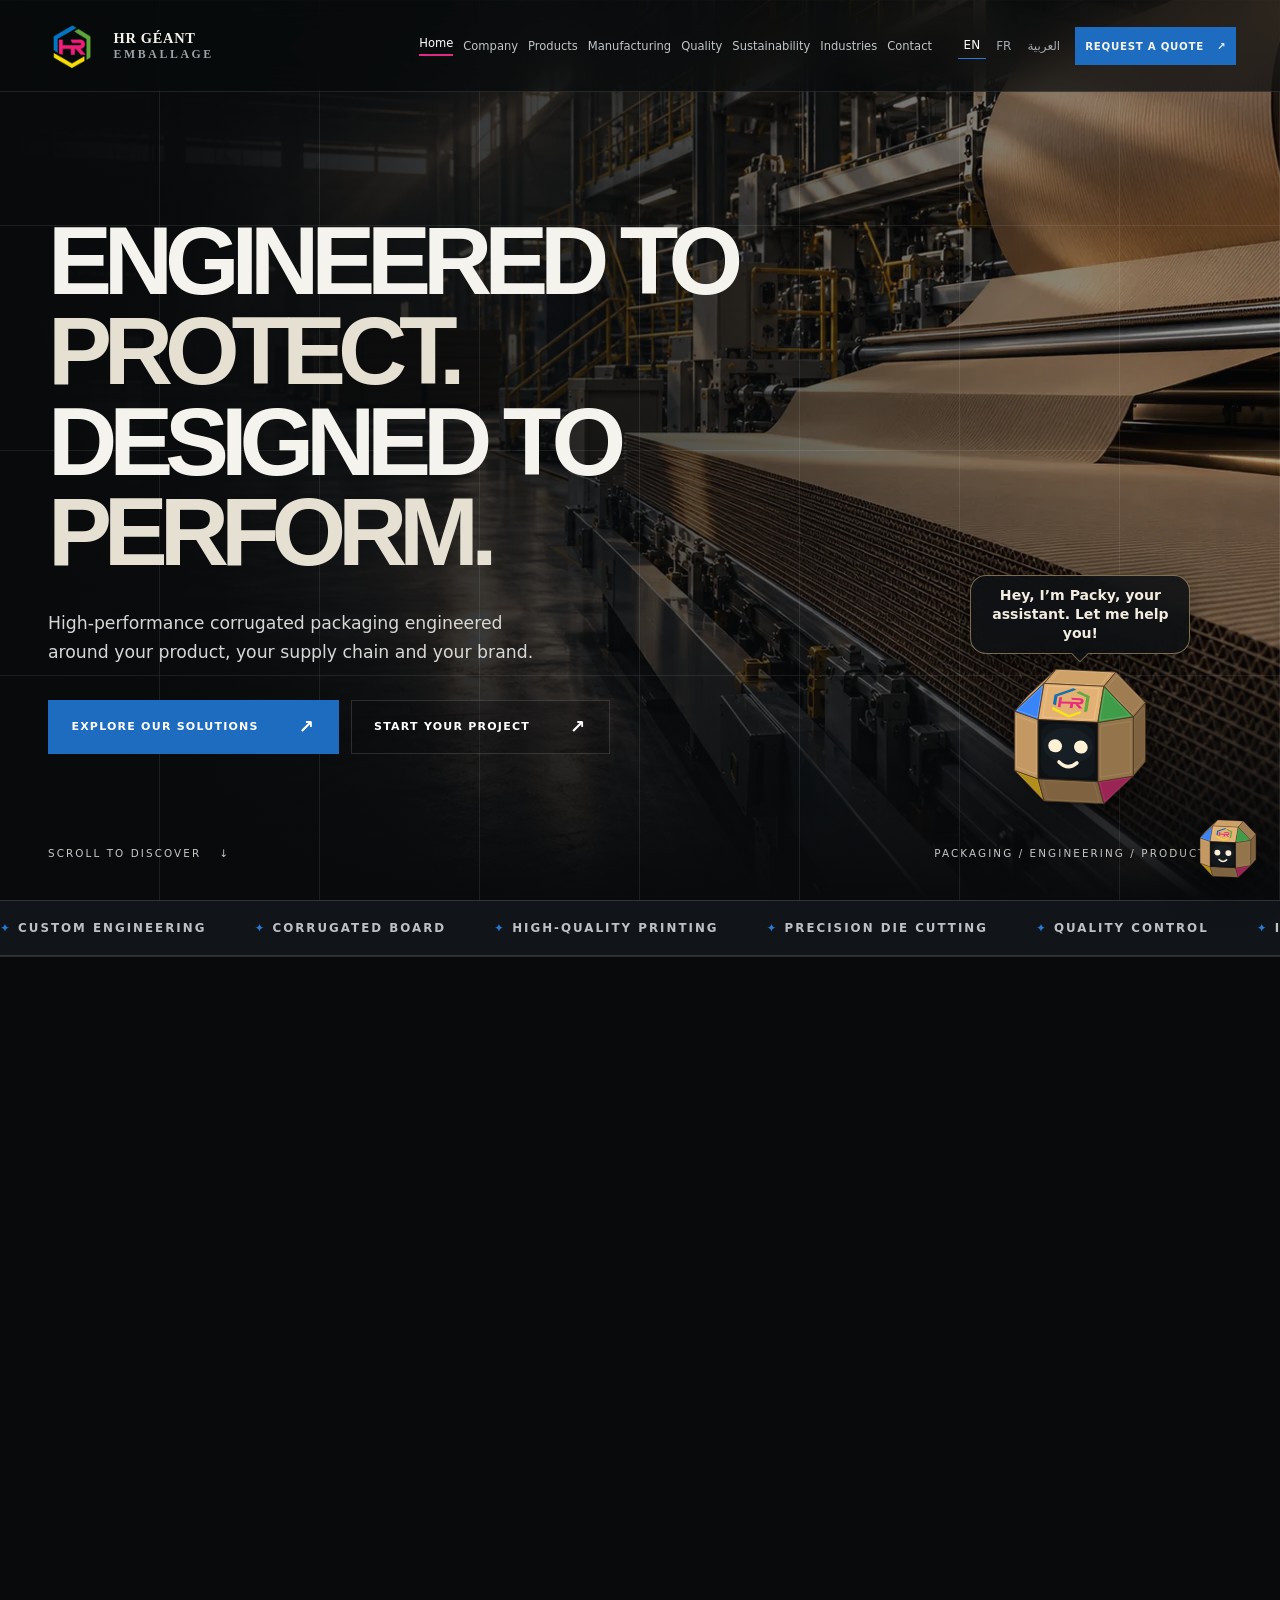
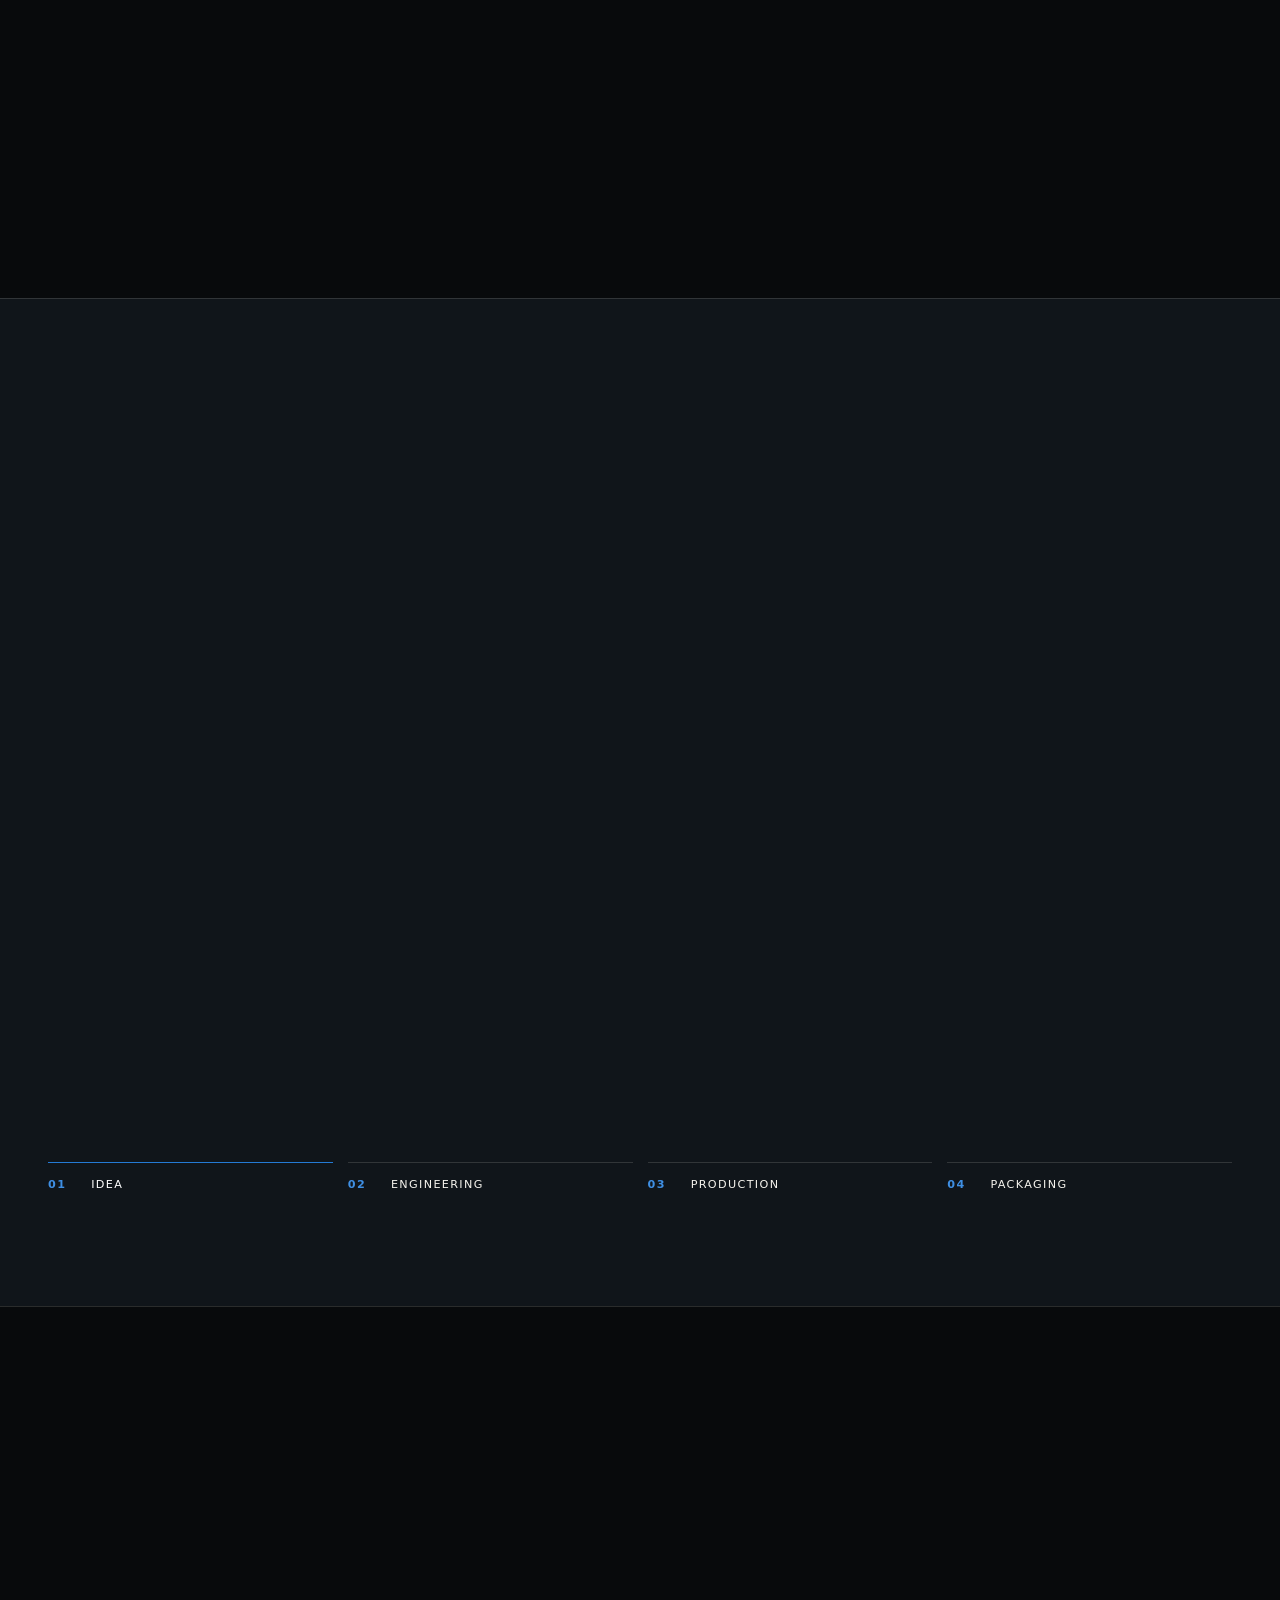
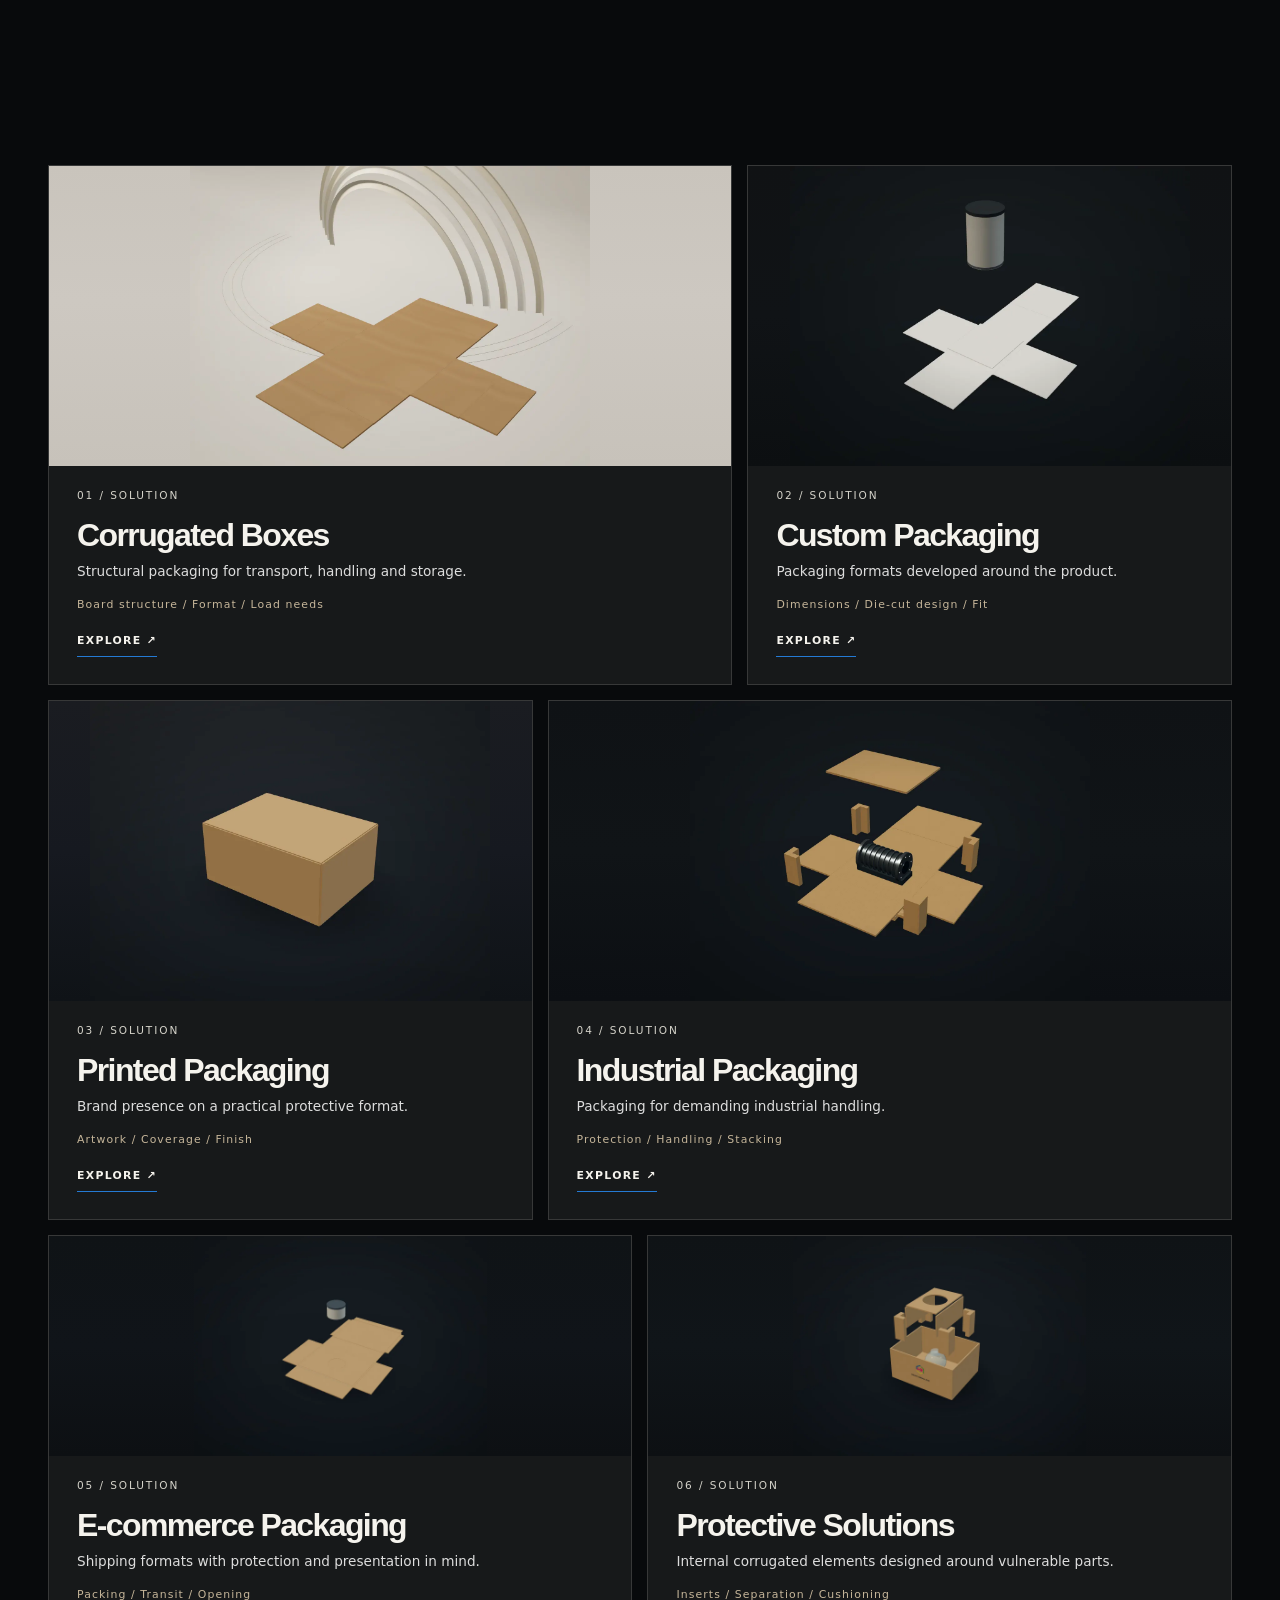
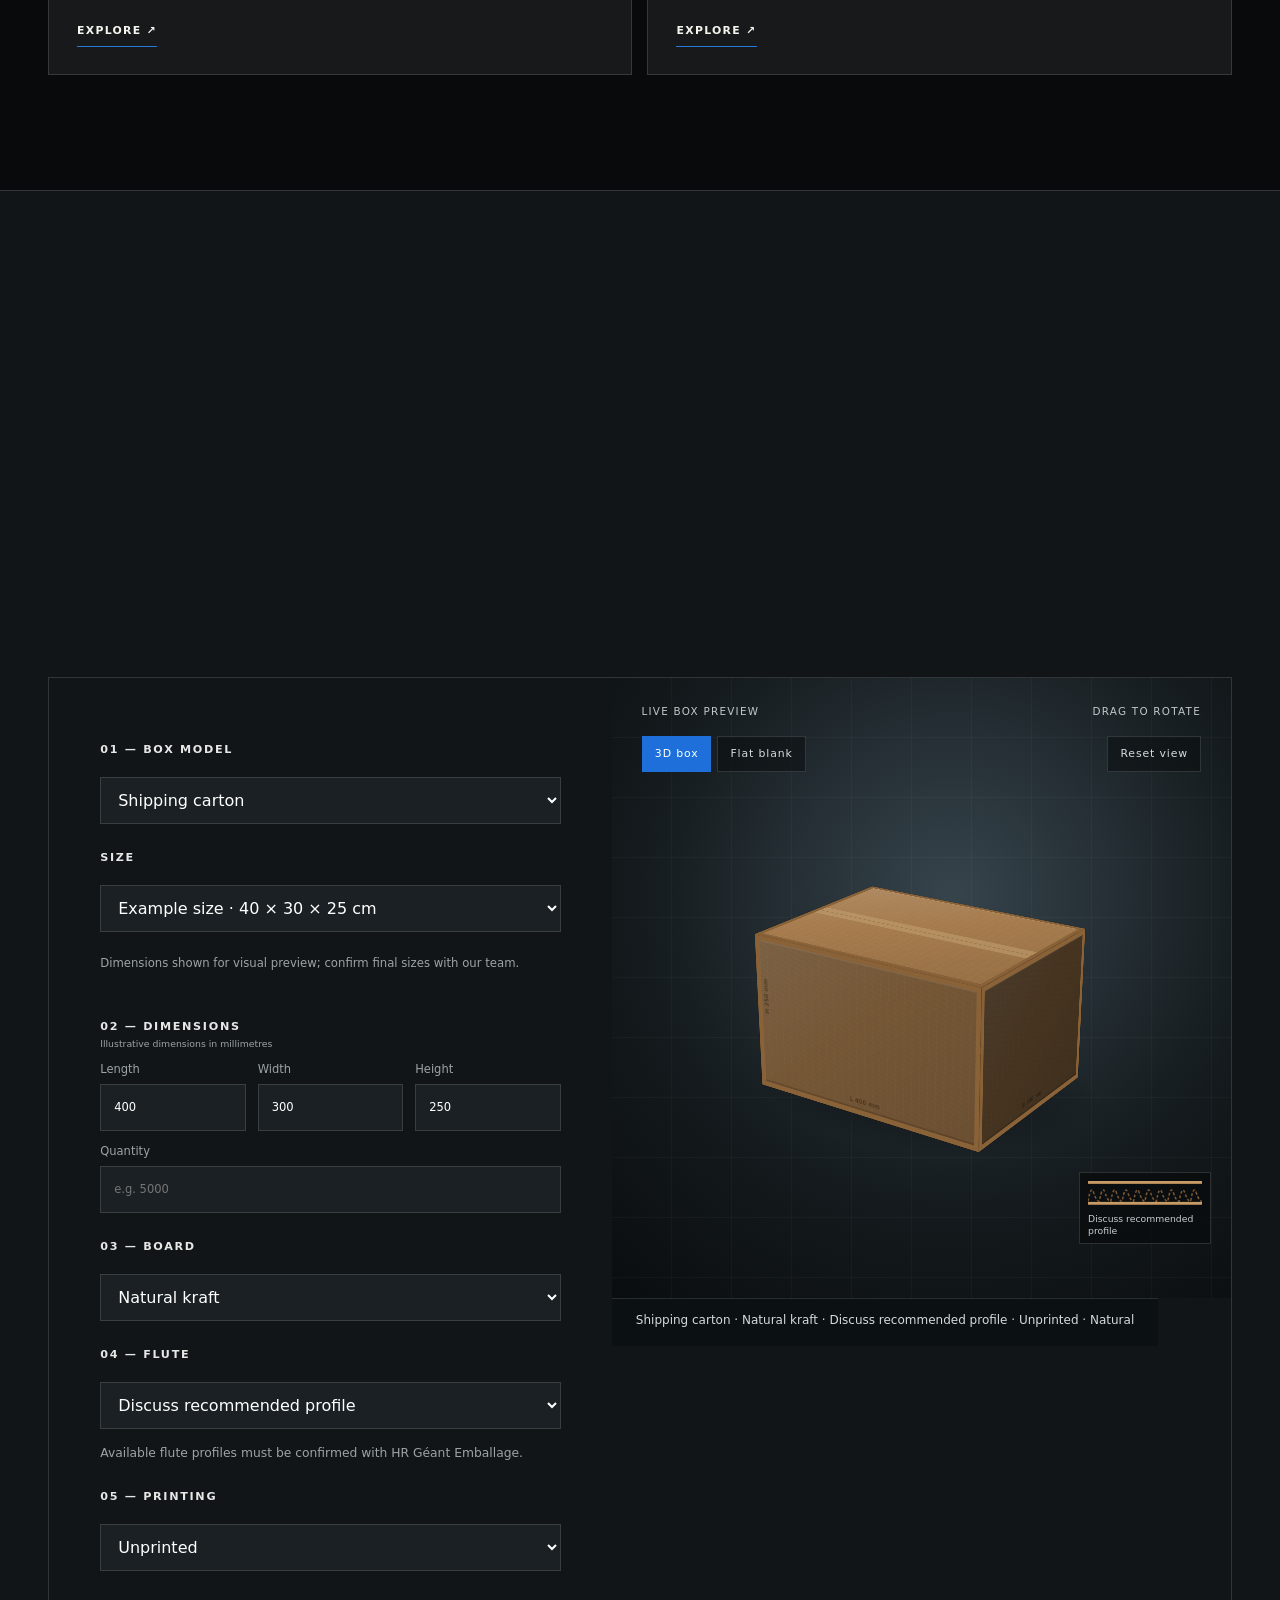
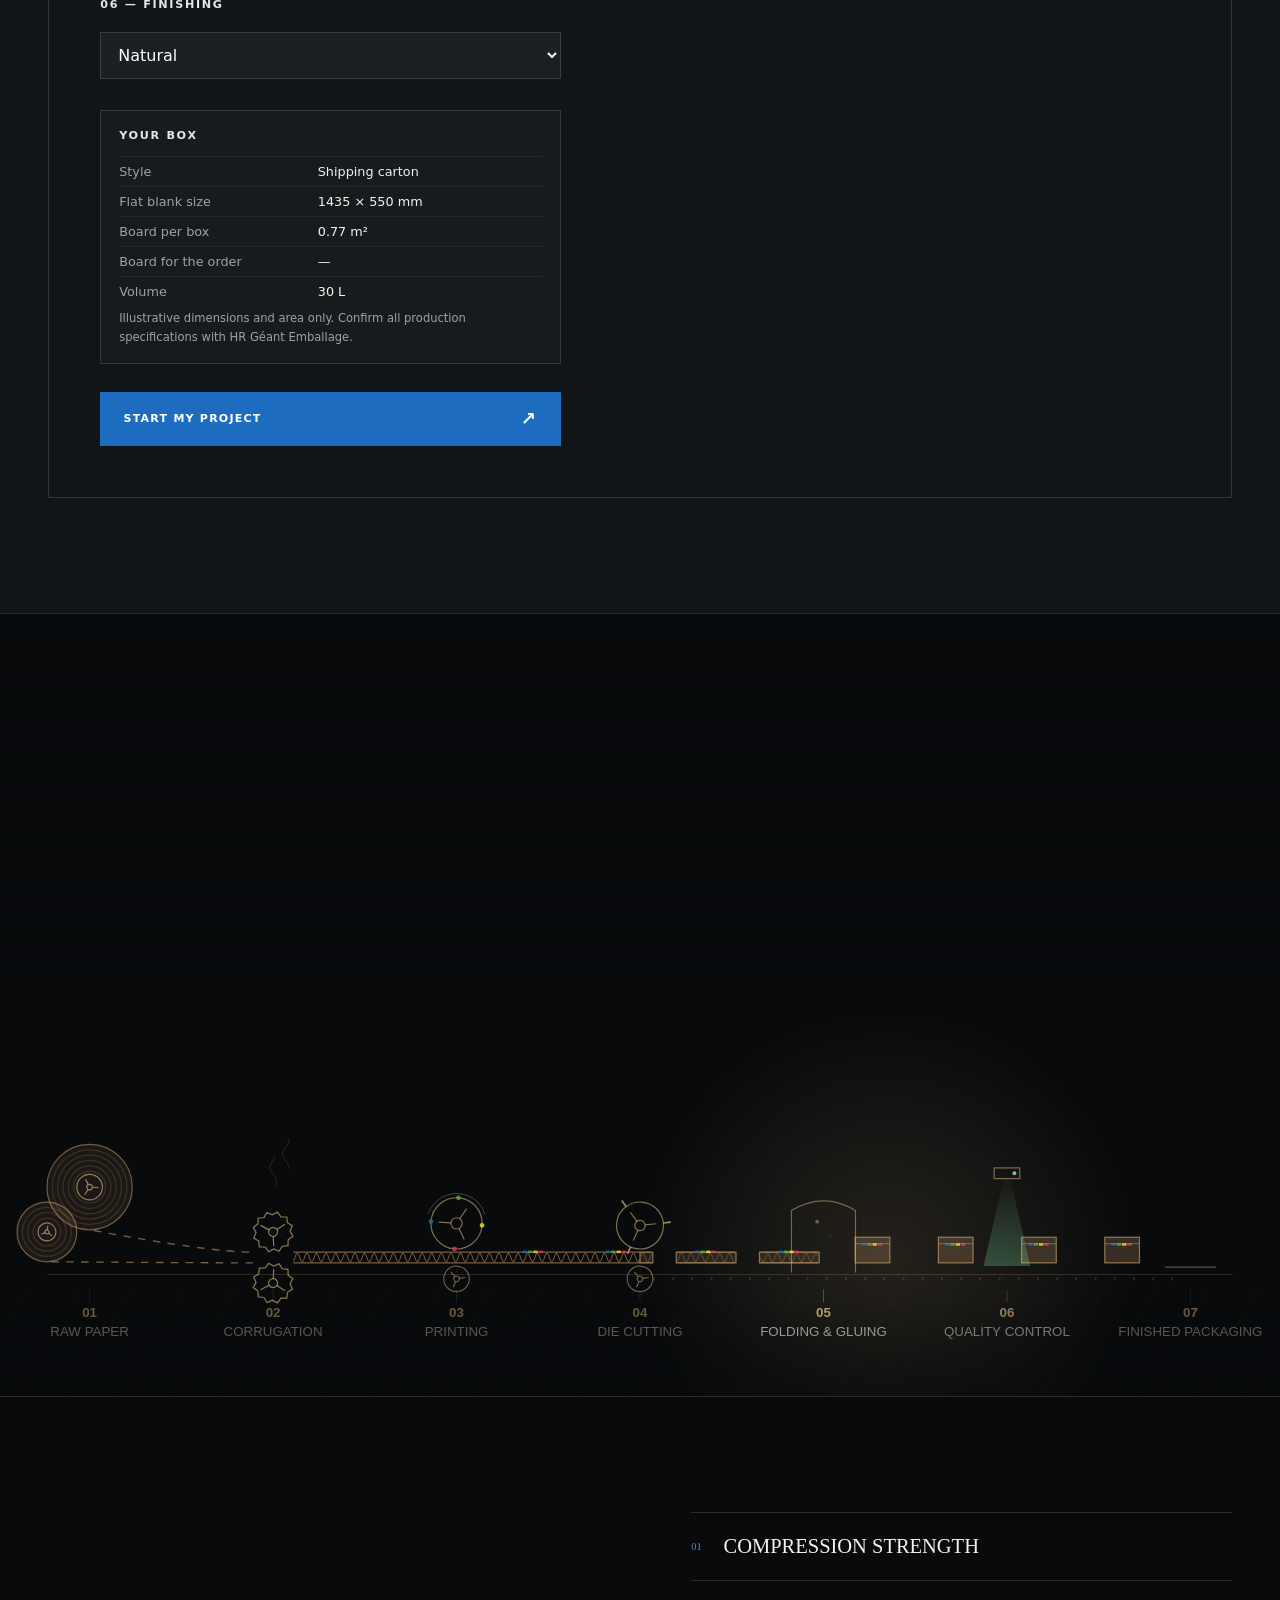
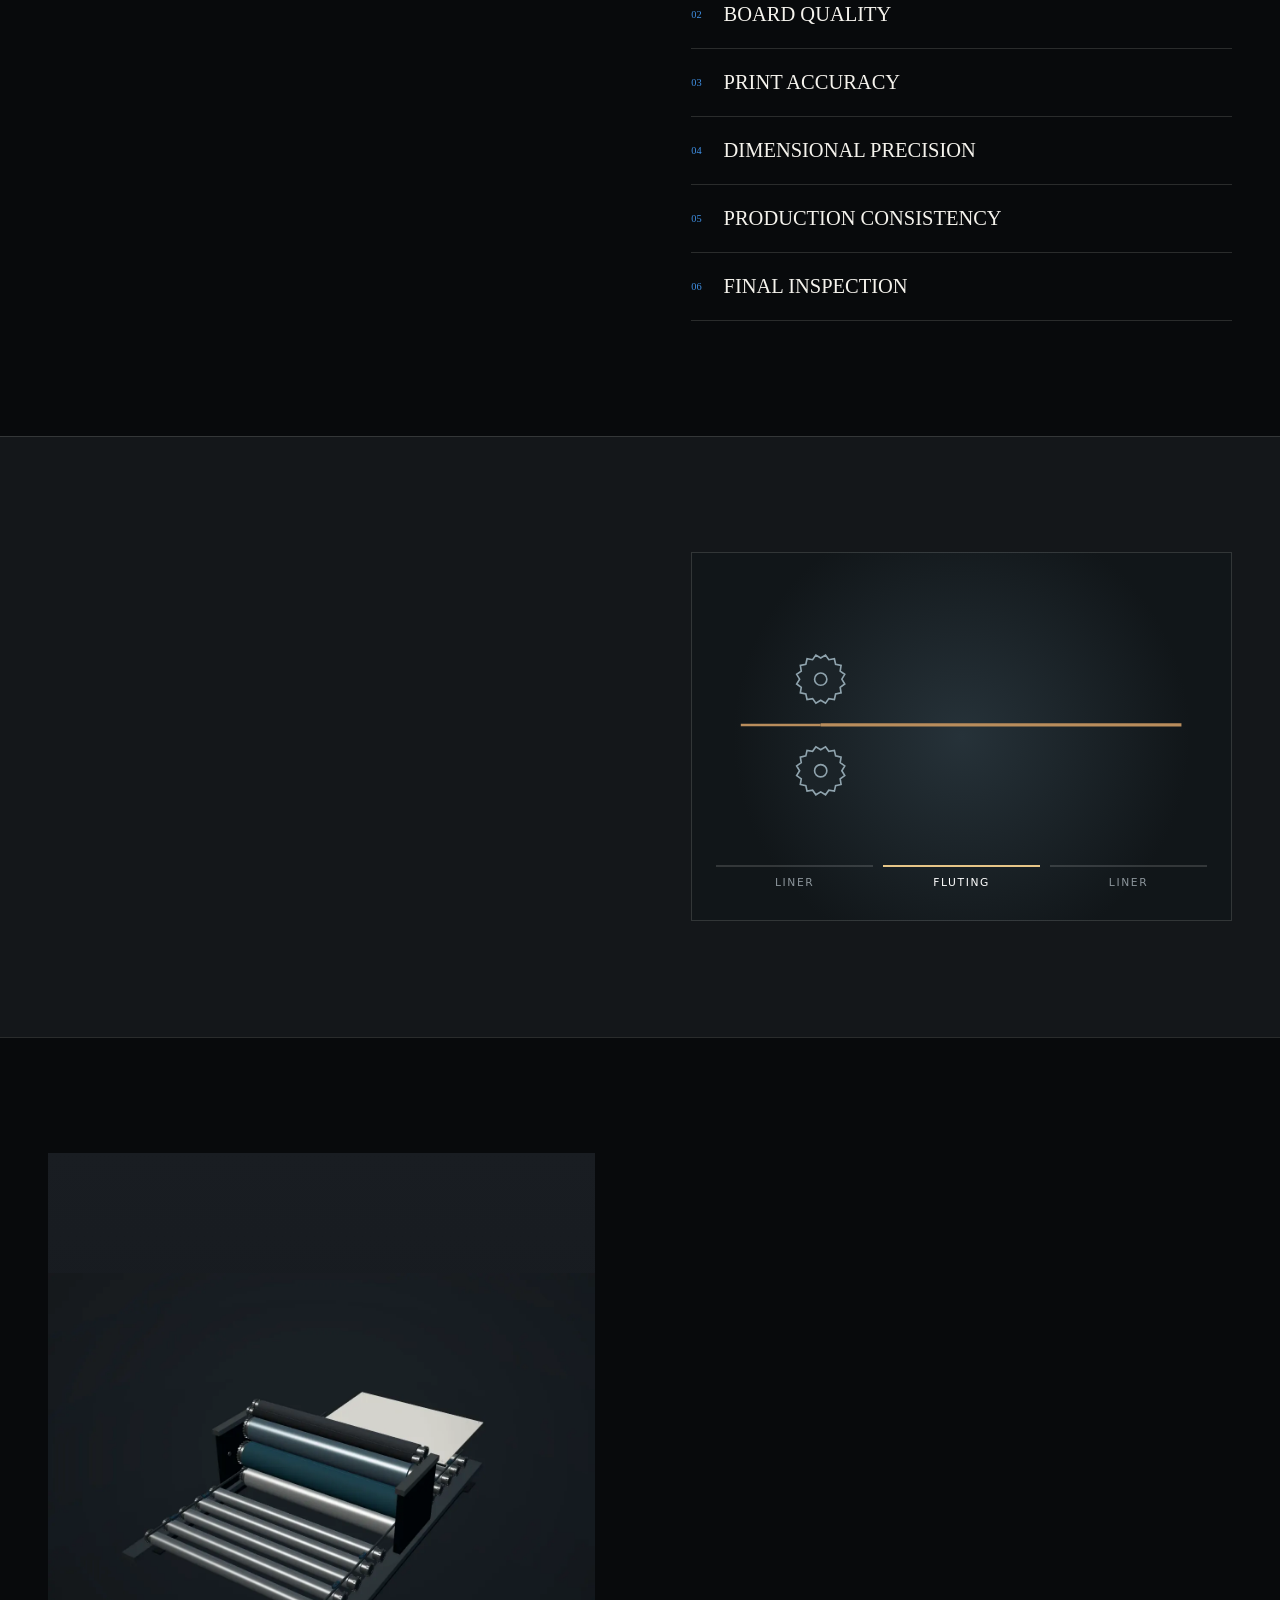
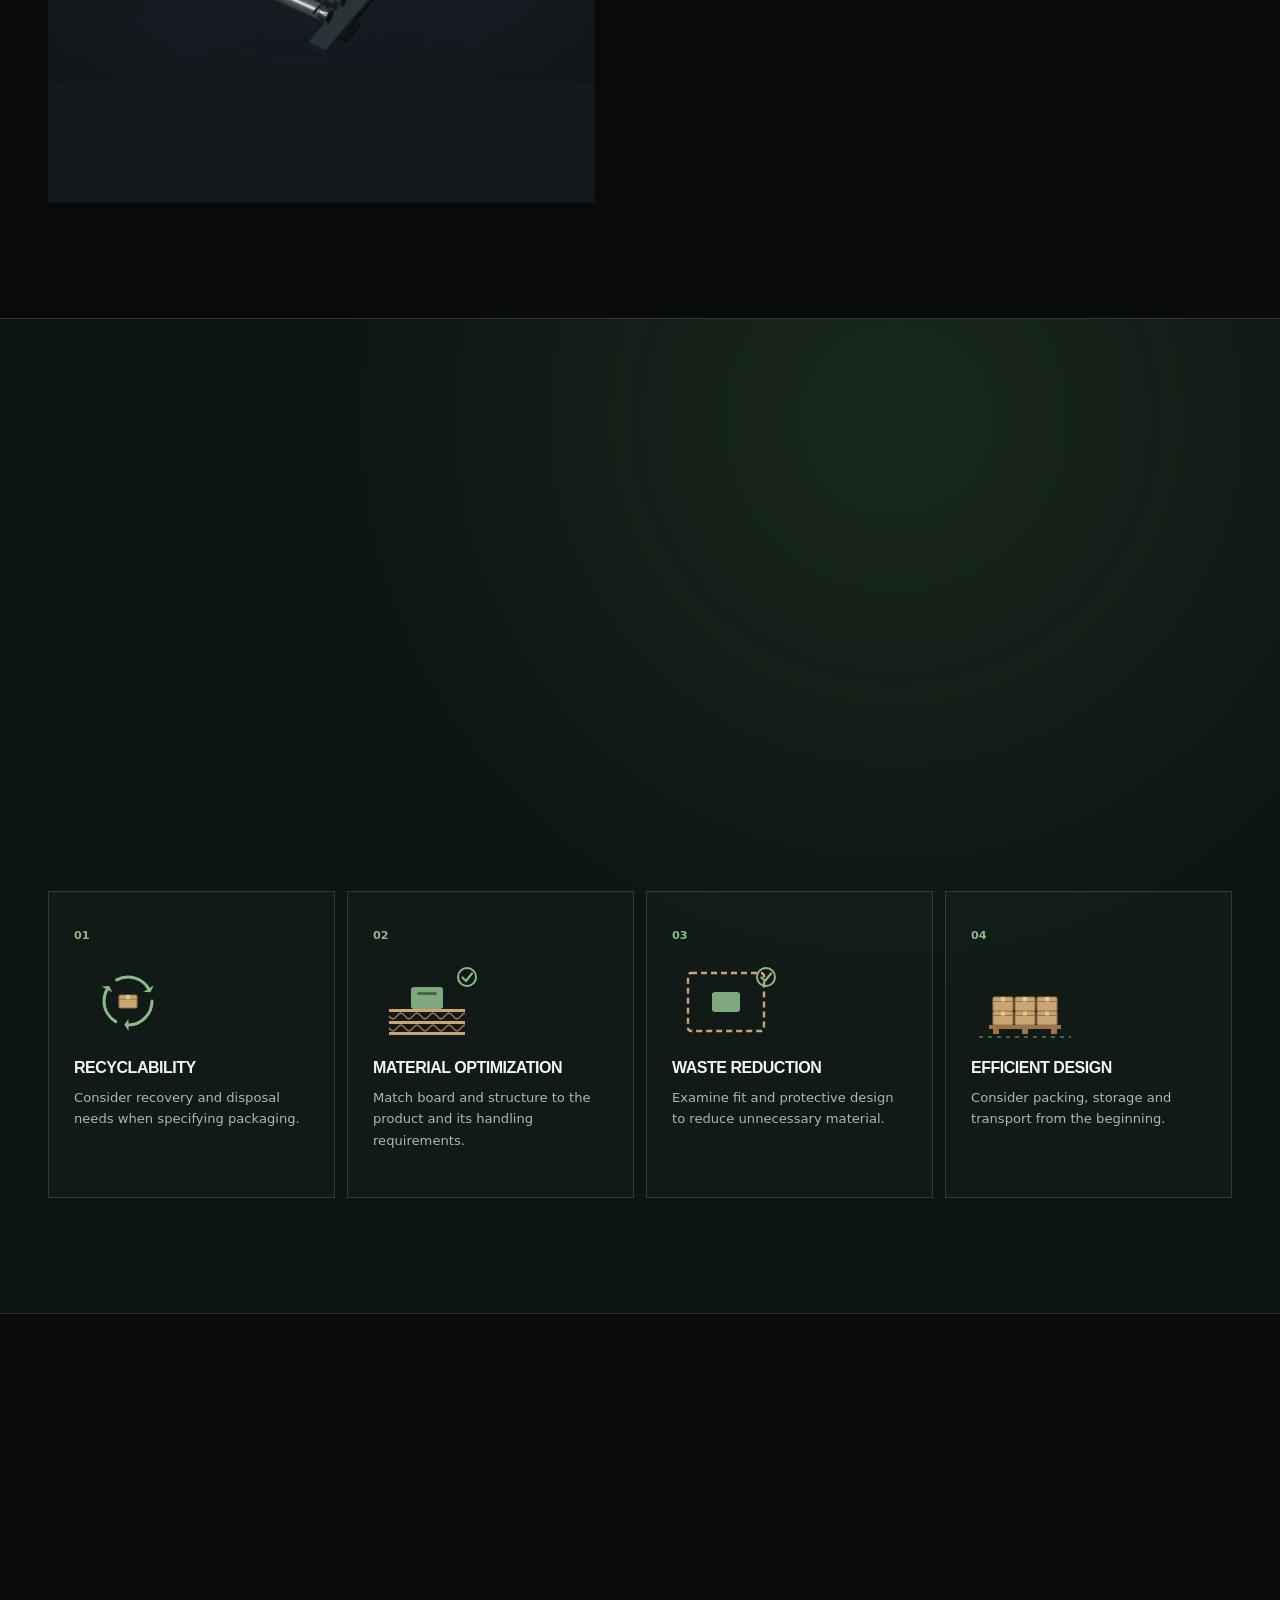
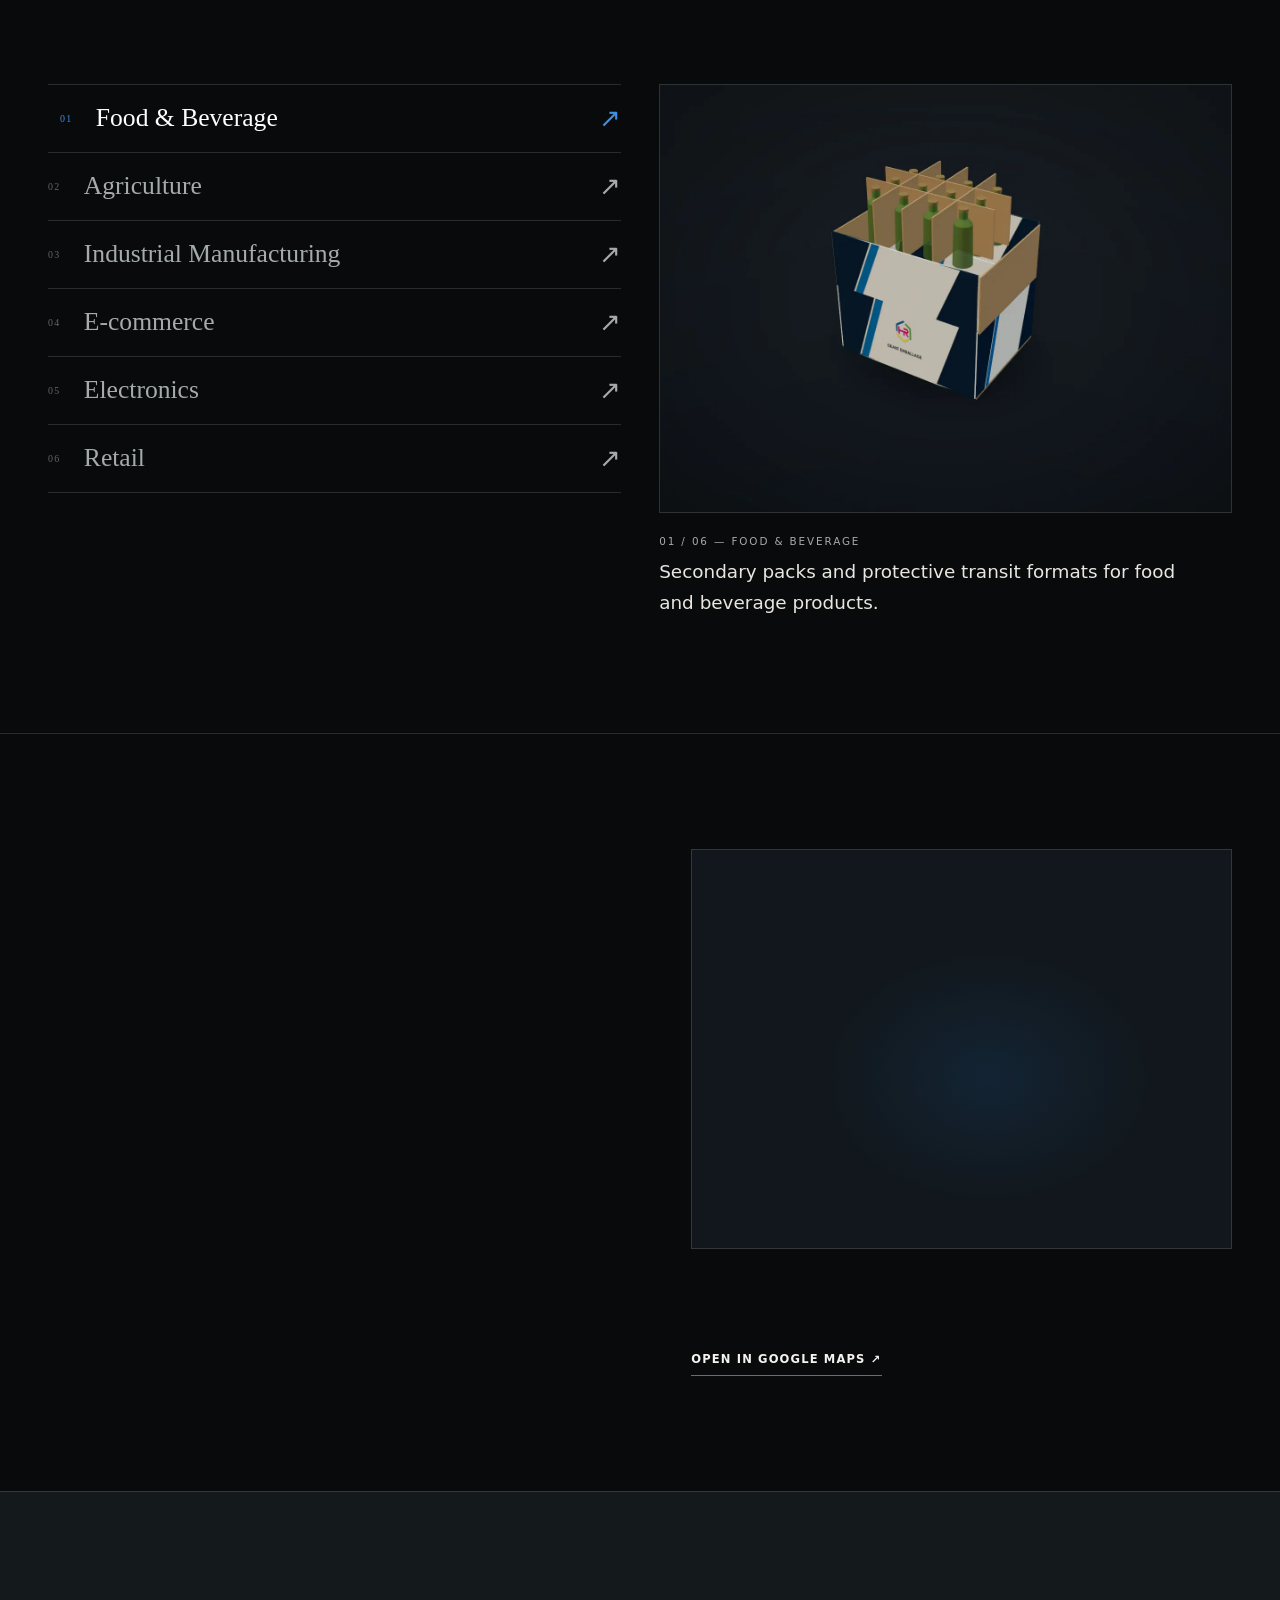
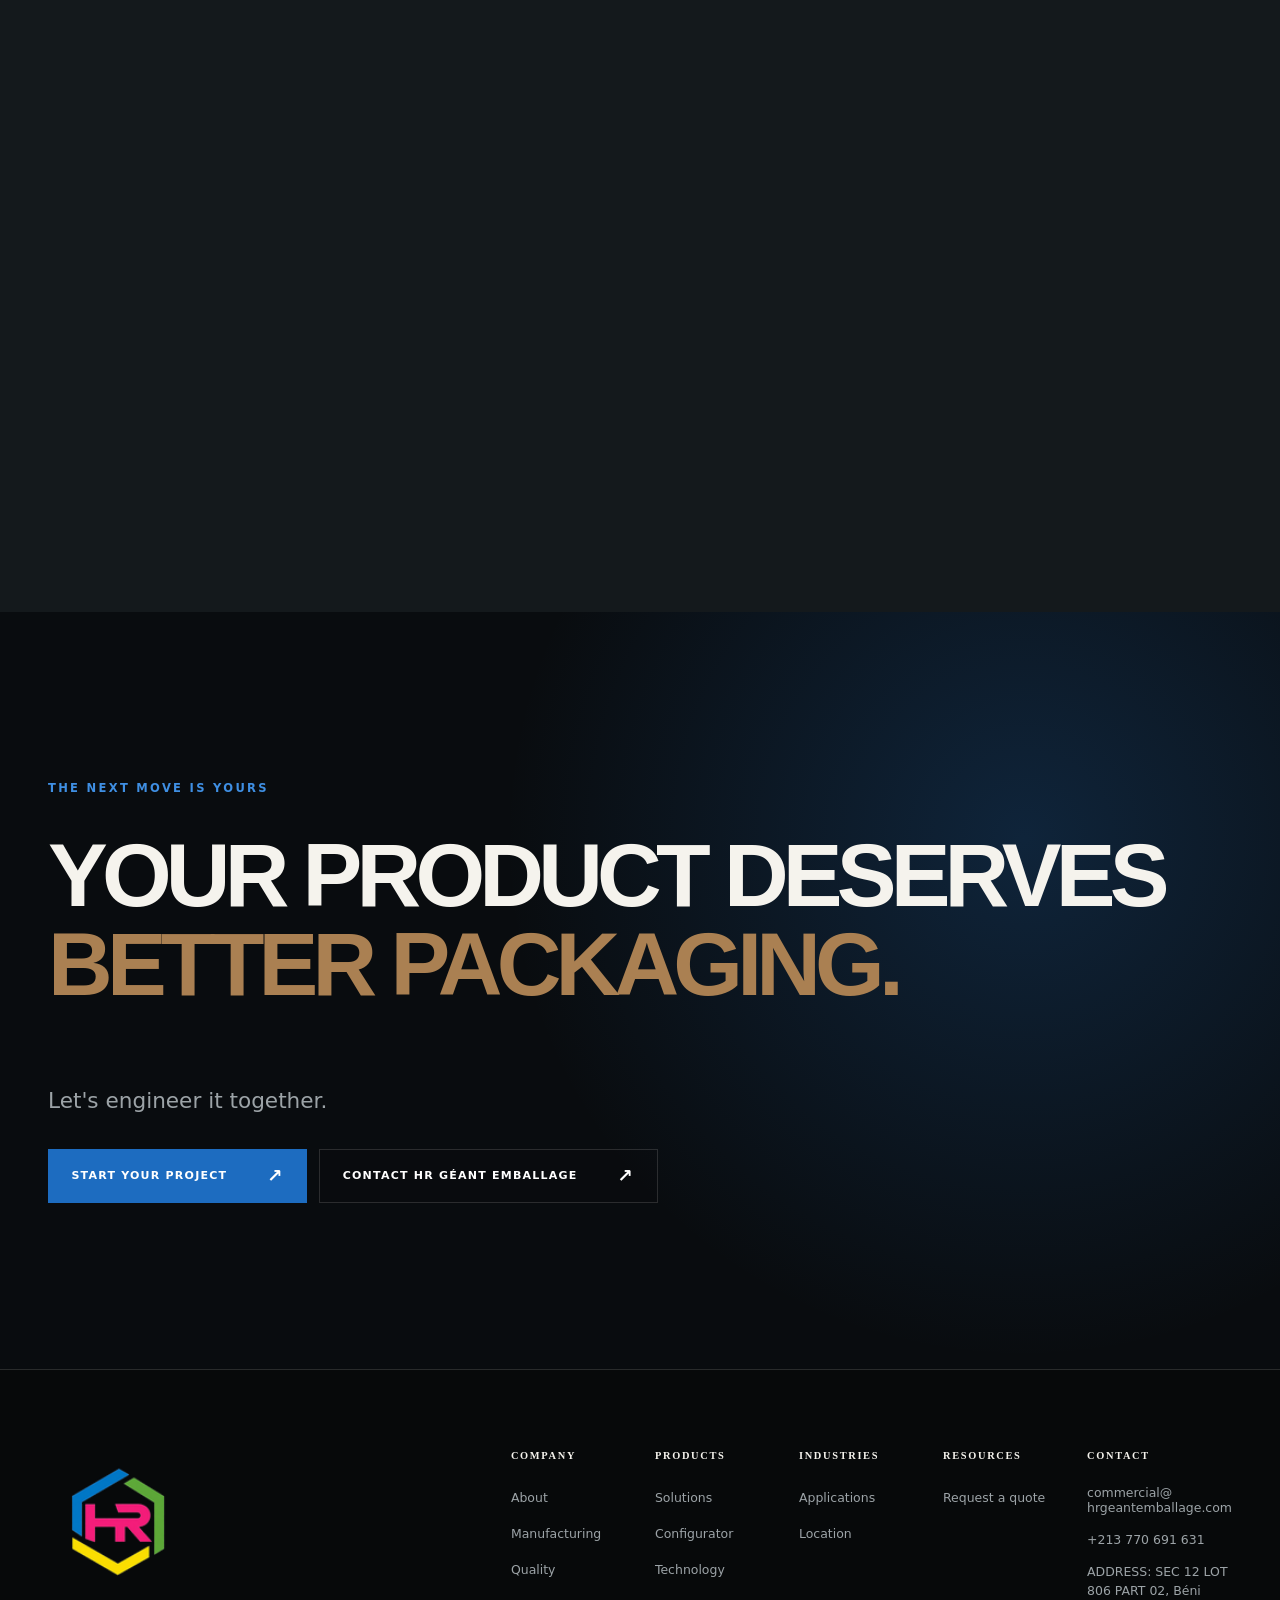
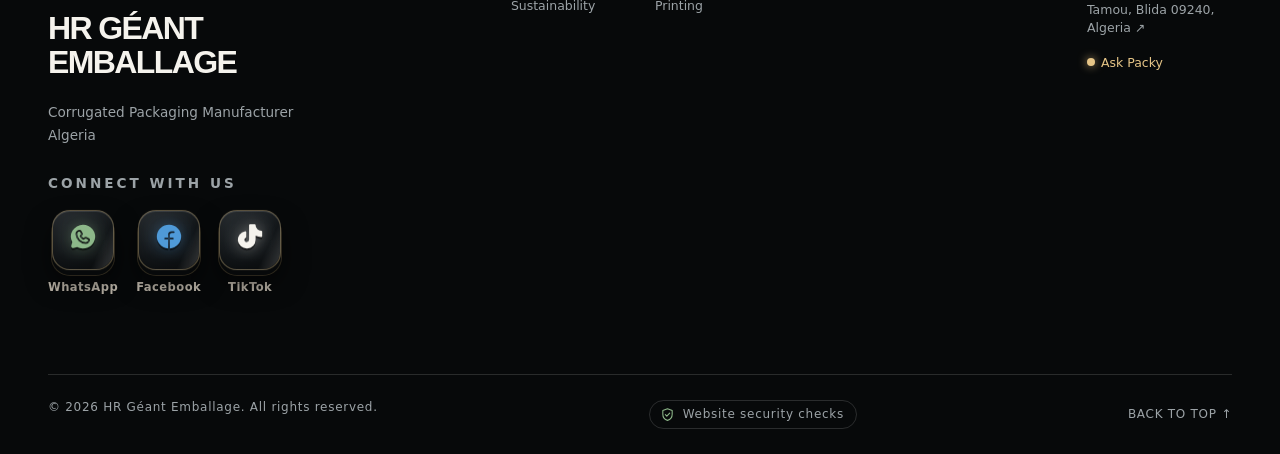
<file: index.html>
<!doctype html>
<html lang="en" dir="ltr">
<head>
  <meta charset="utf-8"><meta name="viewport" content="width=device-width,initial-scale=1">
  <meta http-equiv="Content-Security-Policy" content="default-src 'self'; base-uri 'self'; object-src 'none'; script-src 'self' 'sha256-FZolQqschYaQOvQdZRlsl/jLyex5/KZya+geHSCgaDA='; style-src 'self'; img-src 'self' data:; font-src 'self'; connect-src 'self'; form-action 'self'; frame-src https://www.google.com; upgrade-insecure-requests"><meta name="referrer" content="strict-origin-when-cross-origin"><title>Corrugated Box Manufacturer in Algeria | HR Géant Emballage</title>
  <meta name="description" content="Corrugated box manufacturer in Béni Tamou, Blida, Algeria. Explore custom, printed and industrial packaging, then contact HR Géant Emballage for a quote.">
  <link rel="canonical" href="https://www.hrgeantemballage.com/">
  <meta property="og:type" content="website"><meta property="og:title" content="Corrugated Box Manufacturer in Algeria | HR Géant Emballage"><meta property="og:description" content="Corrugated box manufacturer in Béni Tamou, Blida, Algeria. Explore custom, printed and industrial packaging, then contact HR Géant Emballage for a quote."><meta property="og:url" content="https://www.hrgeantemballage.com/"><meta property="og:image" content="https://www.hrgeantemballage.com/assets/images/hr-geant-emballage-social.jpg">
  <meta name="twitter:card" content="summary_large_image"><meta name="twitter:title" content="Corrugated Box Manufacturer in Algeria | HR Géant Emballage"><meta name="twitter:description" content="Corrugated box manufacturer in Béni Tamou, Blida, Algeria. Explore custom, printed and industrial packaging, then contact HR Géant Emballage for a quote."><meta name="twitter:image" content="https://www.hrgeantemballage.com/assets/images/hr-geant-emballage-social.jpg">
  <meta name="theme-color" content="#080a0c"><link rel="icon" href="assets/logo.png" type="image/png"><link rel="preload" as="image" href="assets/images/hero-factory.webp"><link rel="stylesheet" href="assets/css/style.css?v=20261009frames"><script defer src="assets/js/main.js?v=20261009frames"></script>
  <script type="application/ld+json">{"@context":"https://schema.org","@type":["Organization","LocalBusiness"],"@id":"https://www.hrgeantemballage.com/#organization","name":"HR Géant Emballage","url":"https://www.hrgeantemballage.com/","logo":"https://www.hrgeantemballage.com/assets/logo.png","email":"commercial@hrgeantemballage.com","telephone":"+213770691631","address":{"@type":"PostalAddress","streetAddress":"SEC 12 LOT 806 PART 02","addressLocality":"Béni Tamou","addressRegion":"Blida","postalCode":"09240","addressCountry":"DZ"},"sameAs":["https://www.facebook.com/hrgeantemballage/","https://www.tiktok.com/@hr.geant.emballage"]}</script>
<meta property="og:locale" content="en_US"><meta property="og:image:width" content="1200"><meta property="og:image:height" content="630"><meta property="og:image:alt" content="HR Géant Emballage — corrugated packaging manufactured in Algeria"><link rel="alternate" hreflang="en" href="https://www.hrgeantemballage.com/"><link rel="alternate" hreflang="fr" href="https://www.hrgeantemballage.com/fr/"><link rel="alternate" hreflang="ar" href="https://www.hrgeantemballage.com/ar/"><link rel="alternate" hreflang="x-default" href="https://www.hrgeantemballage.com/"><link rel="stylesheet" href="assets/css/manufacturing-section.css?v=20260927j"><link rel="stylesheet" href="assets/css/guide.css?v=20260930dock1"><link rel="stylesheet" href="assets/css/design-to-form.css?v=20260927m"><link rel="stylesheet" href="assets/css/technology-layers.css?v=20260929b"><link rel="stylesheet" href="assets/css/eco-principles.css?v=20260928g"><link rel="stylesheet" href="assets/css/social-3d.css?v=20260928i"><link rel="stylesheet" href="assets/css/security-checks.css?v=20260930paneldate2"></head>
<body>
  <a class="skip" href="#main">Skip to content</a>
  <header class="site-header" id="site-header"><div class="header-inner">
    <a class="brand" href="#home" aria-label="HR Géant Emballage, home"><img src="assets/logo.png" width="58" height="58" alt="HR Géant Emballage emblem"><span>HR GÉANT<br><small>EMBALLAGE</small></span></a>
    <nav class="nav" id="site-nav" aria-label="Primary navigation"><a href="#home">Home</a><a href="#company">Company</a><a href="#products">Products</a><a href="#manufacturing">Manufacturing</a><a href="#quality">Quality</a><a href="#sustainability">Sustainability</a><a href="#industries">Industries</a><a href="#contact">Contact</a></nav>
    <div class="header-actions"><div class="language" aria-label="Language"><a class="lang active" data-lang="en" href="/" aria-current="page">EN</a><a class="lang" data-lang="fr" href="fr/" aria-current="false">FR</a><a class="lang" data-lang="ar" lang="ar" href="ar/" aria-current="false">العربية</a></div><a class="header-quote" href="#contact">REQUEST A QUOTE <span aria-hidden="true">↗</span></a></div>
    <button class="menu-toggle" type="button" aria-label="Open menu" aria-expanded="false" aria-controls="site-nav"><span></span><span></span></button>
  </div></header>
  <main id="main">
    <section class="hero" id="home" aria-labelledby="hero-title"><div class="hero-photo" role="img" aria-label="Modern corrugated cardboard production environment"></div><div class="hero-grid"></div><div class="container hero-content"><h1 id="hero-title">ENGINEERED TO<br><em>PROTECT.</em><br>DESIGNED TO<br><em>PERFORM.</em></h1><p class="hero-copy">High-performance corrugated packaging engineered around your product, your supply chain and your brand.</p><div class="actions"><a class="button primary" href="#products">EXPLORE OUR SOLUTIONS <span>↗</span></a><a class="button quiet" href="#contact">START YOUR PROJECT <span>↗</span></a></div></div><div class="hero-bottom container"><a href="#capabilities">SCROLL TO DISCOVER <span aria-hidden="true">↓</span></a><span>PACKAGING / ENGINEERING / PRODUCTION</span></div><div class="hero-object" aria-hidden="true"><div class="box-scene"><div class="box-cube"><div class="face front"><span class="box-imprint">HR</span></div><div class="face back"></div><div class="face right"></div><div class="face left"></div><div class="face top"></div><div class="face bottom"></div></div></div></div></section>
    <div class="capabilities" id="capabilities" aria-label="Capabilities"><div class="marquee-track"><span>✦ CUSTOM ENGINEERING</span><span>✦ CORRUGATED BOARD</span><span>✦ HIGH-QUALITY PRINTING</span><span>✦ PRECISION DIE CUTTING</span><span>✦ QUALITY CONTROL</span><span>✦ INDUSTRIAL PRODUCTION</span><span>✦ RELIABLE DELIVERY</span></div></div>
    <section class="section company" id="company"><div class="container company-grid"><div class="company-intro reveal"><p class="eyebrow">01 / THE COMPANY</p><h2>WE DON'T JUST<br>MAKE BOXES.<br><span>WE ENGINEER<br>PACKAGING.</span></h2></div><div class="company-side reveal"><p class="large-copy">Built around the product. Considered across the journey.</p><p>HR Géant Emballage manufactures corrugated packaging for products, handling requirements and brand needs. From dimensions and board structure to print and finishing, each decision starts with the application.</p><a class="text-link" href="#contact">DISCUSS YOUR REQUIREMENTS <span>↗</span></a><div class="company-image company-video"><video src="assets/video/box-forming-loop.mp4" poster="assets/video/box-forming-poster.jpg" width="1440" height="900" autoplay muted loop playsinline preload="auto" disablepictureinpicture disableremoteplayback aria-label="Animation: a flat sheet of corrugated cardboard is cut, creased and folded into a shipping box"></video></div></div></div></section>
    <section class="section transformation" id="engineering"><div class="container"><div class="section-heading reveal"><p class="eyebrow">02 / FROM DESIGN TO FORM</p><h2>AN IDEA TAKES<br><i>SHAPE.</i></h2><p>From an initial dieline to packaging ready to be discussed for production.</p></div><div class="transform-stage reveal"><div class="blueprint" aria-hidden="true"><div class="dieline"><span></span><span></span><span></span><span></span><span></span></div></div><div class="transform-arrow" aria-hidden="true">→</div><div class="sketch-box" aria-hidden="true"><span>HR</span></div></div><ol class="phase-list"><li><b>01</b> IDEA</li><li><b>02</b> ENGINEERING</li><li><b>03</b> PRODUCTION</li><li><b>04</b> PACKAGING</li></ol></div></section>
    <section class="section products" id="products"><div class="container"><div class="section-heading reveal"><p class="eyebrow">03 / PACKAGING SOLUTIONS</p><h2>FORM FOLLOWS<br><i>FUNCTION.</i></h2><p>Six starting points for packaging developed around the product and the journey ahead.</p></div><div class="product-grid" id="product-grid"></div></div></section>
    <section class="section configurator" id="configurator"><div class="container"><div class="section-heading reveal"><p class="eyebrow">04 / INTERACTIVE PREVIEW</p><h2>BUILD YOUR<br><i>PACKAGING.</i></h2><p>Explore an interactive visual preview. Final dimensions, material and manufacturing details are agreed during quotation.</p></div><div class="config-layout"><form class="config-controls" id="config-form"><label class="config-label" for="box-style">01 — BOX MODEL</label><select id="box-style"><option value="shipping">Shipping carton</option><option value="pizza">Pizza box</option><option value="tacos">Tacos / fast-food box</option><option value="dates">Date / Deglet Nour box</option><option value="cake">Cake &amp; pastry box</option><option value="burger">Burger box</option><option value="sandwich">Sandwich box</option><option value="takeaway">Takeaway food box</option><option value="produce">Fruit &amp; vegetable box</option><option value="beverage">Beverage / bottle carton</option><option value="ecommerce">E-commerce shipping box</option><option value="gift">Premium gift box</option><option value="cosmetics">Cosmetics box</option><option value="pharma">Pharmaceutical carton</option><option value="industrial">Industrial carton</option><option value="custom">Custom box — your design</option></select><label class="config-label" for="box-size">SIZE</label><select id="box-size"><option value="custom">Custom dimensions</option></select><p class="field-note config-style-note">Dimensions shown for visual preview; confirm final sizes with our team.</p><div class="config-label">02 — DIMENSIONS <small>Illustrative dimensions in millimetres</small></div><div class="dimension-fields"><label>Length<input type="number" id="length" min="20" max="1200" value="400" inputmode="numeric"></label><label>Width<input type="number" id="width" min="20" max="1200" value="300" inputmode="numeric"></label><label>Height<input type="number" id="height" min="20" max="1200" value="250" inputmode="numeric"></label></div><label class="config-label" for="board">03 — BOARD</label><select id="board"><option value="kraft">Natural kraft</option><option value="white">White surface</option></select><label class="config-label" for="flute">04 — FLUTE</label><select id="flute"><option value="unspecified">Discuss recommended profile</option><option value="single">Single wall — preview</option><option value="double">Double wall — preview</option></select><p class="field-note">Available flute profiles must be confirmed with HR Géant Emballage.</p><label class="config-label" for="printing">05 — PRINTING</label><select id="printing"><option value="none">Unprinted</option><option value="mark">Brand mark</option><option value="graphic">Printed graphic</option></select><label class="config-label" for="finishing">06 — FINISHING</label><select id="finishing"><option value="natural">Natural</option><option value="matte">Matte appearance</option><option value="smooth">Smooth appearance</option></select><a class="button primary config-cta" id="config-cta" href="#contact">START MY PROJECT <span>↗</span></a></form><div class="config-preview" aria-label="Interactive box preview"><div class="preview-grid"></div><p class="preview-caption">LIVE BOX PREVIEW <span>DRAG TO ROTATE</span></p><div class="preview-box" id="preview-box"><div class="preview-top"></div><div class="preview-front"><span class="preview-print">HR</span></div><div class="preview-side"></div></div></div></div></div></section>
    <section class="section mfg-anim" id="manufacturing" aria-labelledby="manufacturing-title"><canvas class="mfg-canvas" aria-hidden="true"></canvas><div class="container mfg-content"><div class="section-heading reveal"><p class="eyebrow light">05 / MANUFACTURING JOURNEY</p><h2 id="manufacturing-title">MODERN MANUFACTURING<br>FOR PACKAGING<br>THAT <i>PERFORMS.</i></h2></div></div><ol class="timeline mfg-steps mfg-sr" id="timeline"><li><b>01</b><span>RAW PAPER</span></li><li><b>02</b><span>CORRUGATION</span></li><li><b>03</b><span>PRINTING</span></li><li><b>04</b><span>DIE CUTTING</span></li><li><b>05</b><span>FOLDING &amp; GLUING</span></li><li><b>06</b><span>QUALITY CONTROL</span></li><li><b>07</b><span>FINISHED PACKAGING</span></li></ol></section>
    <section class="section quality" id="quality"><div class="container quality-grid"><div class="section-heading reveal"><p class="eyebrow">06 / QUALITY CONSIDERATIONS</p><h2>PRECISION<br>AT EVERY <i>STAGE.</i></h2><p>Quality considerations for packaging designed around your product and supply chain.</p></div><div class="quality-list"><div><span>01</span> COMPRESSION STRENGTH</div><div><span>02</span> BOARD QUALITY</div><div><span>03</span> PRINT ACCURACY</div><div><span>04</span> DIMENSIONAL PRECISION</div><div><span>05</span> PRODUCTION CONSISTENCY</div><div><span>06</span> FINAL INSPECTION</div></div></div></section>
    <section class="section technology" id="technology"><div class="container technology-grid"><div class="section-heading reveal"><p class="eyebrow">07 / CORRUGATED TECHNOLOGY</p><h2>STRENGTH<br>IN THE <i>LAYERS.</i></h2><p>Corrugated board combines flat liners with a shaped fluting layer. The board specification should follow the load, handling and print requirements.</p></div><div class="board-diagram" role="img" aria-label="Illustration of corrugated board with top liner, fluting and bottom liner"><div class="board-liner"></div><div class="board-flute"></div><div class="board-liner"></div><div class="board-labels"><span>LINER</span><span>FLUTING</span><span>LINER</span></div></div></div></section>
    <section class="section printing" id="printing-section"><div class="container printing-grid"><div class="printing-image printing-image--video"><video class="printing-video" poster="assets/videos/frames/print-brand-poster.webp" autoplay muted loop playsinline preload="metadata" disablepictureinpicture disableremoteplayback aria-label="Animation: a paperboard sheet runs through an offset press and becomes a printed HR GEANT EMBALLAGE box"><source src="assets/videos/print-brand.mp4" type="video/mp4" media="(prefers-reduced-motion: no-preference)"><img src="assets/videos/frames/print-brand-still.webp" loading="lazy" width="1280" height="960" alt="A printed HR GEANT EMBALLAGE box produced on an offset press"></video></div><div class="section-heading reveal"><p class="eyebrow">08 / PRINT &amp; BRAND</p><h2>YOUR BRAND.<br>PRINTED WITH<br><i>PRECISION.</i></h2><p>Packaging can become a strong physical expression of your brand. Share your artwork and application so the appropriate print route can be assessed.</p></div></div></section>
    <section class="section sustainability" id="sustainability"><div class="container"><div class="section-heading reveal"><p class="eyebrow">09 / RESPONSIBLE DESIGN</p><h2>BETTER PACKAGING.<br>A MORE <i>RESPONSIBLE</i><br>FUTURE.</h2><p>Thoughtful design can use material more efficiently and consider the full packaging journey. Ask our team about material options and end-of-life guidance for your application.</p></div><div class="principle-grid"><article><b>01</b><h3>RECYCLABILITY</h3><p>Consider recovery and disposal needs when specifying packaging.</p></article><article><b>02</b><h3>MATERIAL OPTIMIZATION</h3><p>Match board and structure to the product and its handling requirements.</p></article><article><b>03</b><h3>WASTE REDUCTION</h3><p>Examine fit and protective design to reduce unnecessary material.</p></article><article><b>04</b><h3>EFFICIENT DESIGN</h3><p>Consider packing, storage and transport from the beginning.</p></article></div></div></section>
    <section class="section industries" id="industries"><div class="container"><div class="section-heading reveal"><p class="eyebrow">10 / APPLICATIONS</p><h2>BUILT FOR<br><i>YOUR WORLD.</i></h2></div><div class="industry-layout"><div class="industry-list" id="industry-list"><button type="button" class="selected" data-detail="Secondary packs and protective transit formats for food and beverage products.">Food &amp; Beverage <span>↗</span></button><button type="button" data-detail="Packaging concepts for agricultural produce and handling needs.">Agriculture <span>↗</span></button><button type="button" data-detail="Industrial transit packs built around product dimensions.">Industrial Manufacturing <span>↗</span></button><button type="button" data-detail="Right-sized shipping boxes and unboxing experiences.">E-commerce <span>↗</span></button><button type="button" data-detail="Protective packaging for sensitive electronic products.">Electronics <span>↗</span></button><button type="button" data-detail="Shelf-ready displays and branded shipping formats.">Retail <span>↗</span></button></div><div class="industry-visual"><div class="industry-stage"><img src="assets/videos/frames/app-food-beverage-still.webp" loading="lazy" width="1280" height="960" alt="Food and beverage carton with bottles and dividers"></div><div class="industry-caption"><small>PACKAGING APPLICATION</small><p id="industry-detail">Secondary packs and protective transit formats for food and beverage products.</p></div></div></div></div></section>
    
    <section class="section location" id="location"><div class="container location-grid"><div class="section-heading reveal"><p class="eyebrow">11 / WHERE WE ARE</p><h2>ROOTED IN<br><i>ALGERIA.</i></h2><p>Talk to us about your packaging needs and delivery requirements.</p></div><div class="map-panel map-panel-live"><iframe title="Satellite map near SARL HR Géant Emballage, Béni Tamou" src="https://www.google.com/maps/embed/v1/place?key=AIzaSyBlt3gyPqkhJZSO6As2Da5w4U6GiTUF67o&amp;q=SARL%20HR%20Geant%20Emballage%2C%20Beni%20Tamou%2C%20Blida%2C%20Algeria&amp;zoom=16&amp;maptype=satellite" loading="lazy" referrerpolicy="strict-origin-when-cross-origin" allowfullscreen></iframe></div><a class="map-open" href="https://maps.app.goo.gl/yAm1rDiVZAZTmzLy6" target="_blank" rel="noopener noreferrer">OPEN IN GOOGLE MAPS ↗</a></div></section>
    <section class="section contact" id="contact"><div class="container contact-grid"><div class="section-heading reveal"><p class="eyebrow">12 / REQUEST A QUOTE</p><h2>LET'S BUILD<br>YOUR <i>PACKAGING.</i></h2><p>Tell us about your packaging project.</p><a class="button primary" href="mailto:commercial@hrgeantemballage.com">EMAIL OUR SALES TEAM ↗</a><a class="button quiet contact-phone" href="tel:+213770691631">CALL +213 770 691 631 ↗</a><p class="contact-status" id="form-status" role="status"></p></div><form class="quote-form" id="quote-form" hidden enctype="multipart/form-data"><input class="hp-field" type="text" name="_gotcha" tabindex="-1" autocomplete="off" aria-hidden="true"><div class="form-pair"><label>Full Name <input required name="full_name" autocomplete="name" placeholder="Your name"></label><label>Company <input required name="company" autocomplete="organization" placeholder="Company name"></label></div><div class="form-pair"><label>Country <input required name="country" autocomplete="country-name" placeholder="Country"></label><label>Email <input required name="email" type="email" autocomplete="email" placeholder="name@company.com"></label></div><div class="form-pair"><label>Phone <input name="phone" type="tel" autocomplete="tel" placeholder="Include country code"></label><label>WhatsApp <input name="whatsapp" type="tel" placeholder="Include country code"></label></div><div class="form-pair"><label>Packaging Type <select name="packaging_type"><option value="">Select a type</option><option>Corrugated boxes</option><option>Custom packaging</option><option>Printed packaging</option><option>Industrial packaging</option><option>E-commerce packaging</option><option>Protective solutions</option></select></label><label>Quantity <input name="quantity" type="number" min="1" placeholder="Estimated units"></label></div><div class="form-pair"><label>Box Dimensions <input name="dimensions" id="quote-dimensions" placeholder="L × W × H in mm"></label><label>Printing Requirements <input name="printing_requirements" id="quote-printing" placeholder="Print area, colours, artwork"></label></div><label>Project Description <textarea required name="project_description" rows="5" placeholder="Product, handling, timing and other requirements"></textarea></label><label class="upload">Artwork / Technical Drawing <input name="artwork" type="file" accept=".pdf,.png,.jpg,.jpeg,.webp,.ai,.eps" aria-describedby="upload-hint"><small id="upload-hint">PDF, AI, EPS or image · maximum 10 MB</small></label><button class="button primary" type="submit">REQUEST MY QUOTATION <span>↗</span></button></form></div></section>
    <section class="final-cta"><div class="container"><p class="eyebrow">THE NEXT MOVE IS YOURS</p><h2>YOUR PRODUCT DESERVES<br><i>BETTER PACKAGING.</i></h2><p>Let's engineer it together.</p><div class="actions"><a class="button primary" href="#contact">START YOUR PROJECT <span>↗</span></a><a class="button quiet" href="#contact">CONTACT HR GÉANT EMBALLAGE <span>↗</span></a></div></div></section>
  </main>
  <footer class="footer"><div class="container"><div class="footer-top"><div class="footer-brand"><img src="assets/logo.png" width="140" height="140" alt="HR Géant Emballage emblem"><h2>HR GÉANT<br>EMBALLAGE</h2><p>Corrugated Packaging Manufacturer<br>Algeria</p><div class="social-3d"><p class="social-title">CONNECT WITH US</p><div class="social-row"><a class="s3d s3d-wa" href="https://wa.me/213770691631?text=Hello%20HR%20G%C3%A9ant%20Emballage%2C%20I%20have%20a%20packaging%20enquiry." target="_blank" rel="noopener noreferrer" aria-label="Chat with us on WhatsApp (opens a new tab)"><span class="s3d-tile"><svg viewBox="0 0 81.92 81.92" aria-hidden="true" focusable="false" fill="currentColor"><g><path d="M40.96 7.68a33.289 33.289 0 0 0 -29.18 49.293l-2.735 9.573a5.12 5.12 0 0 0 6.329 6.33l9.573 -2.735A33.282 33.282 0 1 0 40.96 7.68m7.72 53.76c-0.01 0.007 -0.027 0 -0.04 0A28.16 28.16 0 0 1 20.48 33.24 11.524 11.524 0 0 1 32 21.76a4.778 4.778 0 0 1 4.138 2.401l3.741 6.547a5.126 5.126 0 0 1 -0.055 5.174l-2.276 3.793a12.813 12.813 0 0 0 4.696 4.697l3.792 -2.276a5.126 5.126 0 0 1 5.174 -0.055l6.547 3.741A4.774 4.774 0 0 1 60.16 49.92a11.524 11.524 0 0 1 -11.48 11.52"/><path d="M43.664 49.491a2.56 2.56 0 0 1 -2.367 0.14 17.93 17.93 0 0 1 -9.008 -9.008 2.56 2.56 0 0 1 0.14 -2.367l3.004 -5.008L31.796 26.883A6.397 6.397 0 0 0 25.6 33.247 23.04 23.04 0 0 0 48.64 56.32h0.033a6.397 6.397 0 0 0 6.364 -6.196L48.672 46.486Z"/></g></svg></span><span class="s3d-name">WhatsApp</span></a><a class="s3d s3d-fb" href="https://www.facebook.com/hrgeantemballage/" target="_blank" rel="noopener noreferrer" aria-label="Follow us on Facebook (opens a new tab)"><span class="s3d-tile"><svg viewBox="0 0 81.92 81.92" aria-hidden="true" focusable="false" fill="currentColor"><path d="M74.24 40.96a33.325 33.325 0 0 1 -30.72 33.182v-25.502h7.68a2.56 2.56 0 0 0 0 -5.12h-7.68v-7.68a5.126 5.126 0 0 1 5.12 -5.12h5.12a2.56 2.56 0 0 0 0 -5.12h-5.12a10.252 10.252 0 0 0 -10.24 10.24v7.68H30.72a2.56 2.56 0 0 0 0 5.12h7.68v25.502A33.281 33.281 0 1 1 74.24 40.96"/></svg></span><span class="s3d-name">Facebook</span></a><a class="s3d s3d-tt" href="https://www.tiktok.com/@hr.geant.emballage" target="_blank" rel="noopener noreferrer" aria-label="Follow us on TikTok (opens a new tab)"><span class="s3d-tile"><svg viewBox="0 0 81.92 81.92" aria-hidden="true" focusable="false" fill="currentColor"><path d="M74.24 26.88v12.8a2.56 2.56 0 0 1 -2.56 2.56 33.056 33.056 0 0 1 -15.36 -3.747V49.92a24.32 24.32 0 1 1 -28.609 -23.942A2.56 2.56 0 0 1 30.72 28.498v13.324a2.56 2.56 0 0 1 -1.461 2.312A6.401 6.401 0 1 0 38.4 49.92V8.96a2.56 2.56 0 0 1 2.56 -2.56h12.8a2.56 2.56 0 0 1 2.56 2.56 15.377 15.377 0 0 0 15.36 15.36 2.56 2.56 0 0 1 2.56 2.56"/></svg></span><span class="s3d-name">TikTok</span></a></div></div></div><div class="footer-links"><div><h3>COMPANY</h3><a href="#company">About</a><a href="#manufacturing">Manufacturing</a><a href="#quality">Quality</a><a href="#sustainability">Sustainability</a></div><div><h3>PRODUCTS</h3><a href="#products">Solutions</a><a href="#configurator">Configurator</a><a href="#technology">Technology</a><a href="#printing-section">Printing</a></div><div><h3>INDUSTRIES</h3><a href="#industries">Applications</a><a href="#location">Location</a></div><div><h3>RESOURCES</h3><a href="#contact">Request a quote</a></div><div><h3>CONTACT</h3><a href="mailto:commercial@hrgeantemballage.com?subject=Packaging%20enquiry">commercial@<wbr>hrgeantemballage.com</a><a href="tel:+213770691631" dir="ltr">+213 770 691 631</a><a class="footer-map" href="https://maps.app.goo.gl/yAm1rDiVZAZTmzLy6" target="_blank" rel="noopener noreferrer" aria-label="Open the address in Google Maps (new tab)">ADDRESS: SEC 12 LOT 806 PART 02, Béni Tamou, Blida 09240, Algeria ↗</a><a href="#contact" class="footer-packy" data-hrg-open="contact">Ask Packy</a></div></div></div><div class="footer-bottom"><span>© 2026 HR Géant Emballage. All rights reserved.</span><a href="#home">BACK TO TOP ↑</a></div></div></footer>
  <a class="whatsapp" id="whatsapp-link" hidden target="_blank" rel="noopener noreferrer" aria-label="Contact HR Géant Emballage on WhatsApp"><svg viewbox="0 0 32 32" aria-hidden="true"><path fill="currentColor" d="M16 .9A14.8 14.8 0 0 0 3.2 23.2L1 31l8-2.1A14.9 14.9 0 1 0 16 .9zm0 27A12 12 0 0 1 9.9 26l-.4-.2-4.7 1.2 1.2-4.6-.3-.5A12 12 0 1 1 16 27.9zm6.6-9c-.4-.2-2.2-1.1-2.6-1.2-.3-.1-.6-.2-.8.2-.3.4-1 1.2-1.2 1.4-.2.2-.4.3-.8.1-.4-.2-1.6-.6-3-1.9-1.1-1-1.9-2.3-2.1-2.7-.2-.4 0-.6.2-.8l.6-.7c.2-.2.3-.4.4-.7.1-.3 0-.5 0-.7l-1.2-2.8c-.3-.7-.6-.6-.8-.6h-.7c-.3 0-.7.1-1 .5s-1.3 1.3-1.3 3.1 1.4 3.6 1.6 3.8c.2.3 2.7 4.2 6.6 5.8.9.4 1.7.6 2.2.8.9.3 1.8.2 2.5.1.8-.1 2.2-.9 2.5-1.8.3-.9.3-1.6.2-1.8-.1-.2-.3-.3-.7-.5z"></path></svg></a>
<script defer src="assets/js/manufacturing-section.js?v=20260927m"></script><script defer src="assets/js/design-to-form.js?v=20260927m"></script><script defer src="assets/js/technology-layers.js?v=20260928f"></script><script defer src="assets/js/eco-principles.js?v=20260928g"></script><script defer src="assets/js/packy-character.js?v=20260930tour9"></script><script defer src="assets/js/guide.js?v=20260930dock1"></script><script defer src="assets/js/security-checks.js?v=20260930tour9"></script></body></html>
</file>
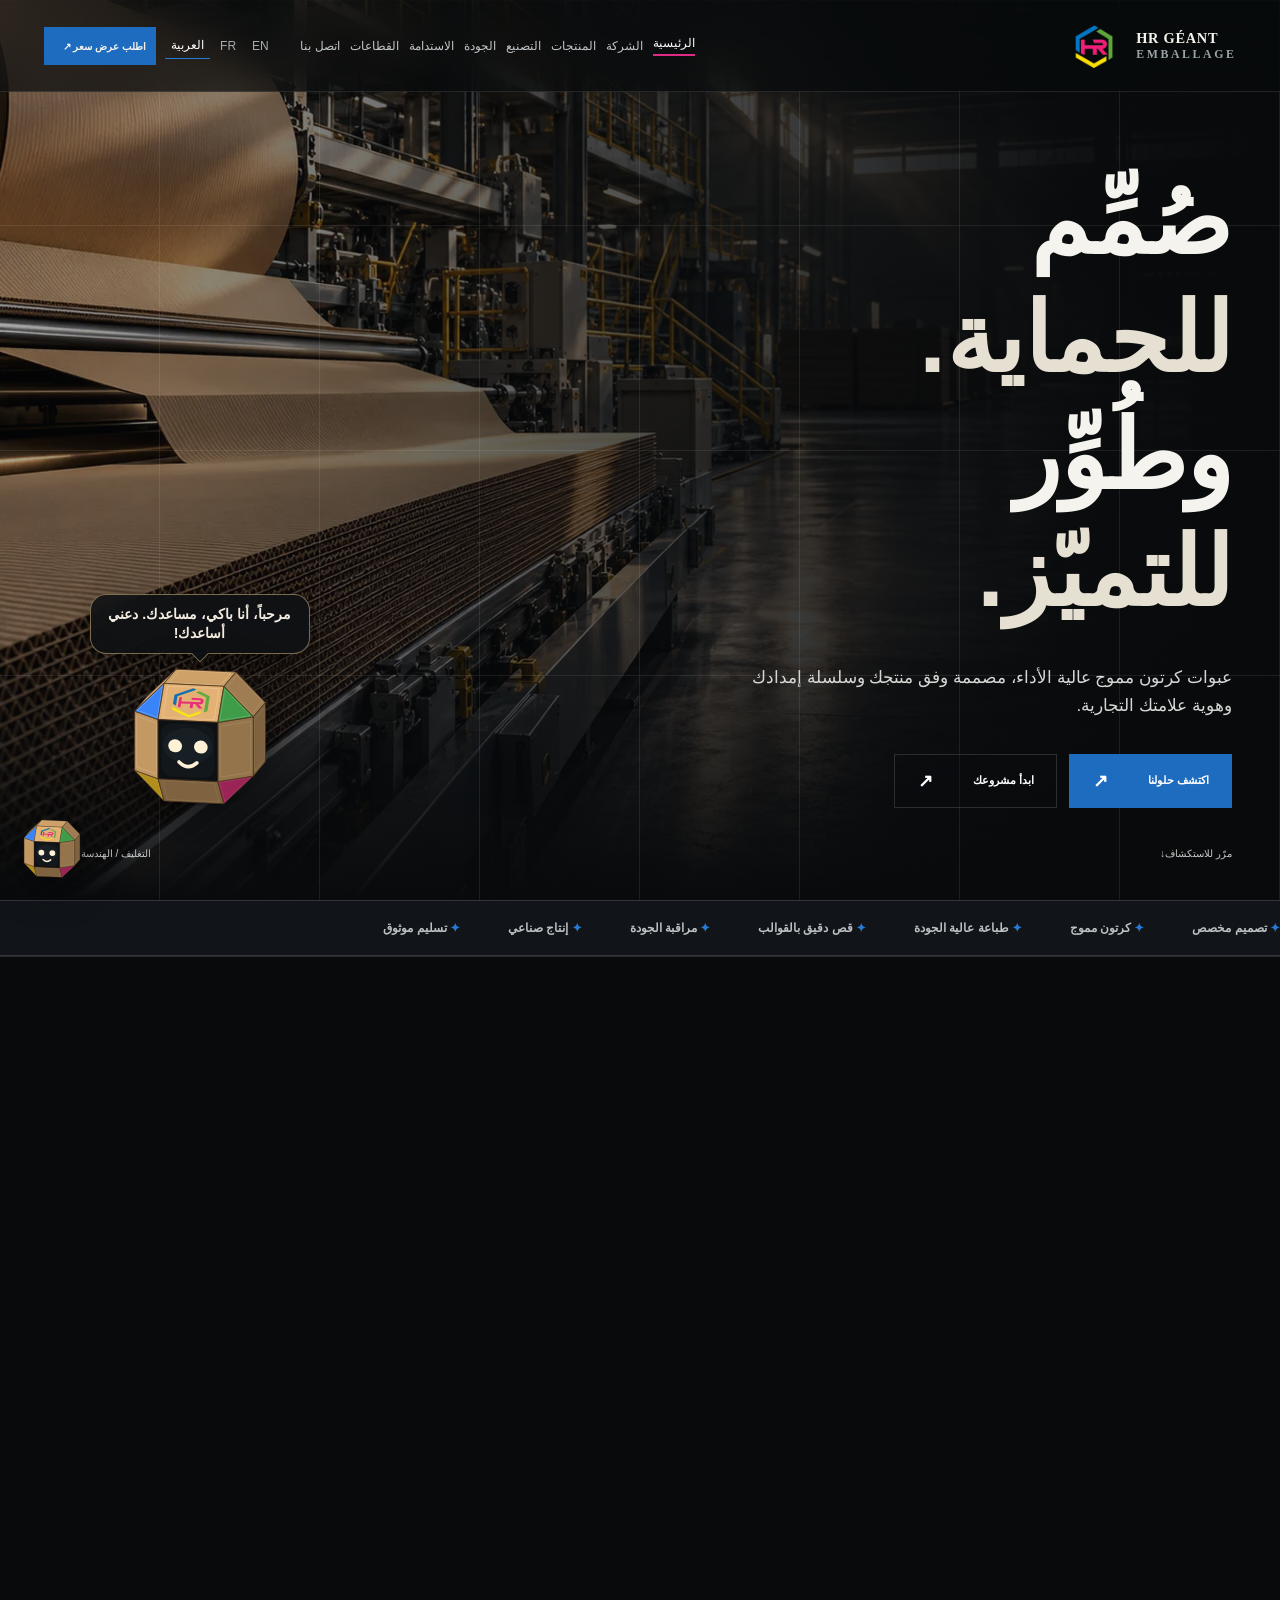
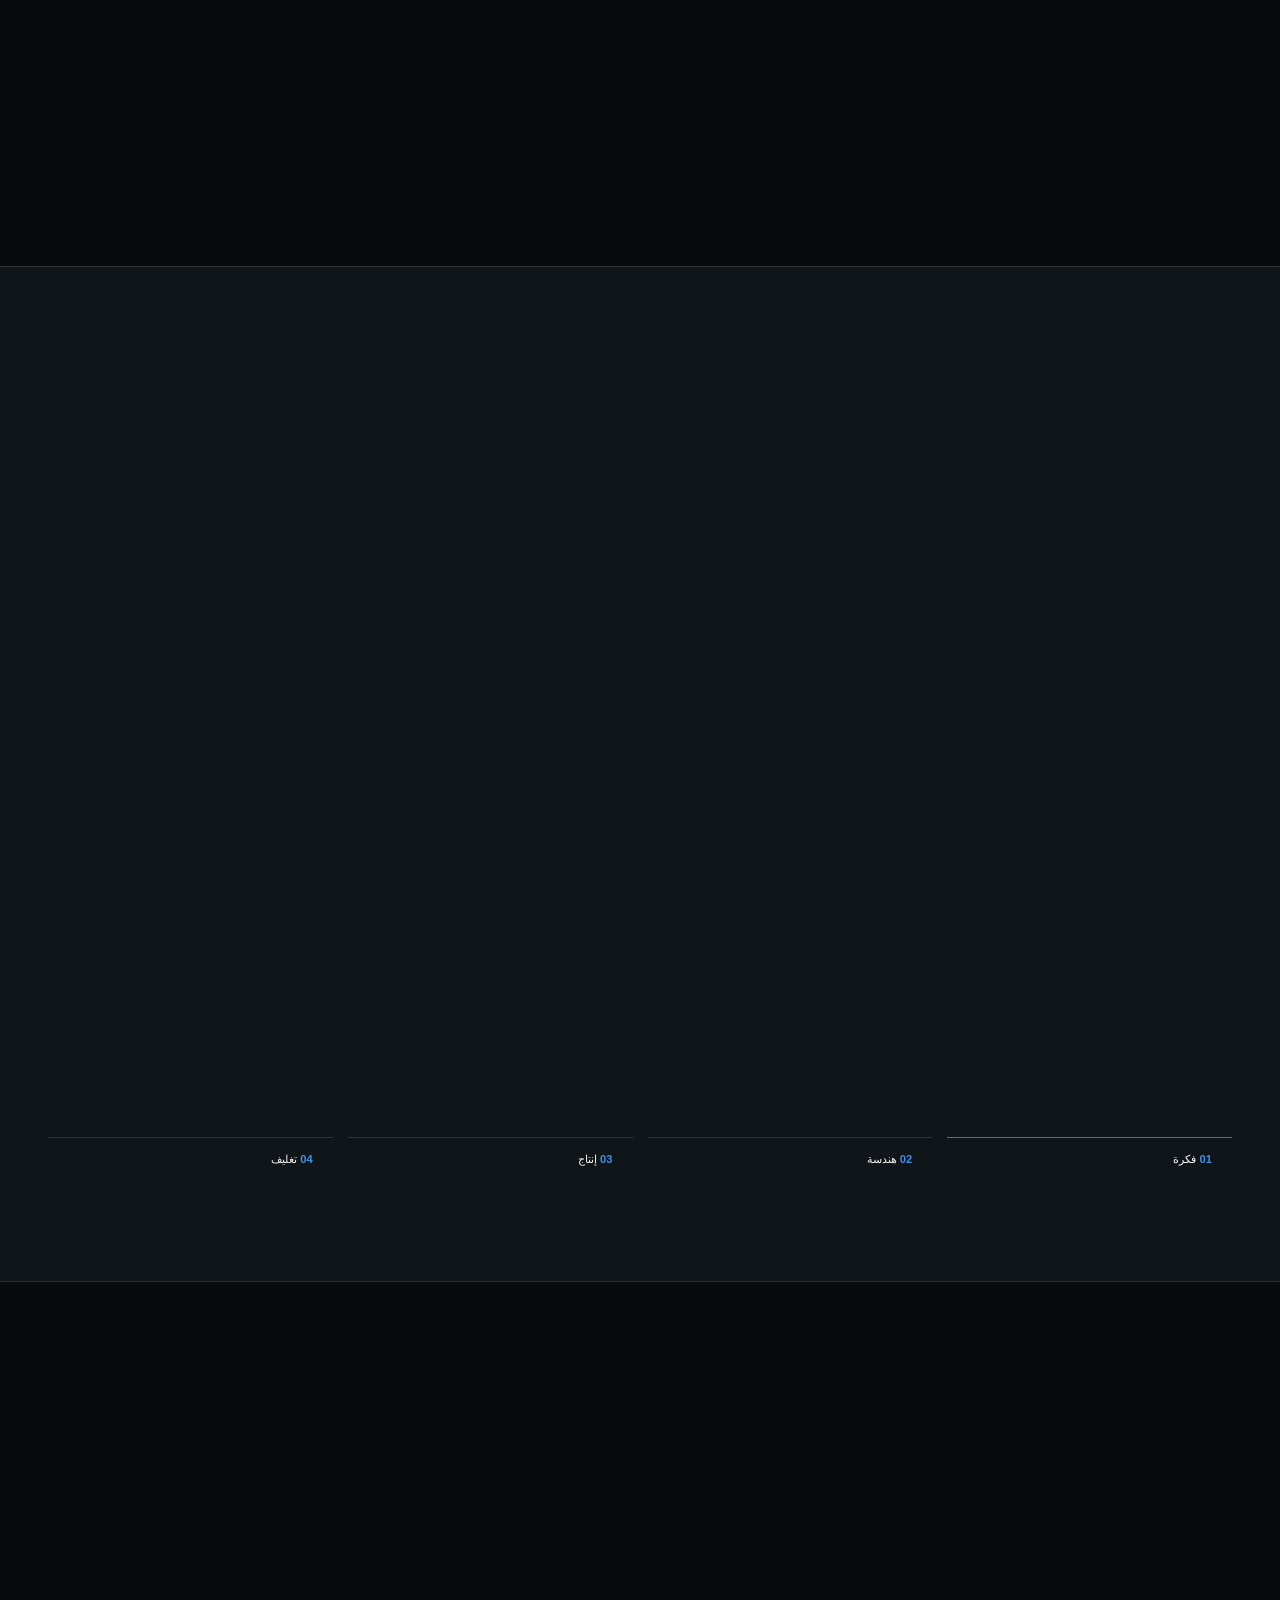
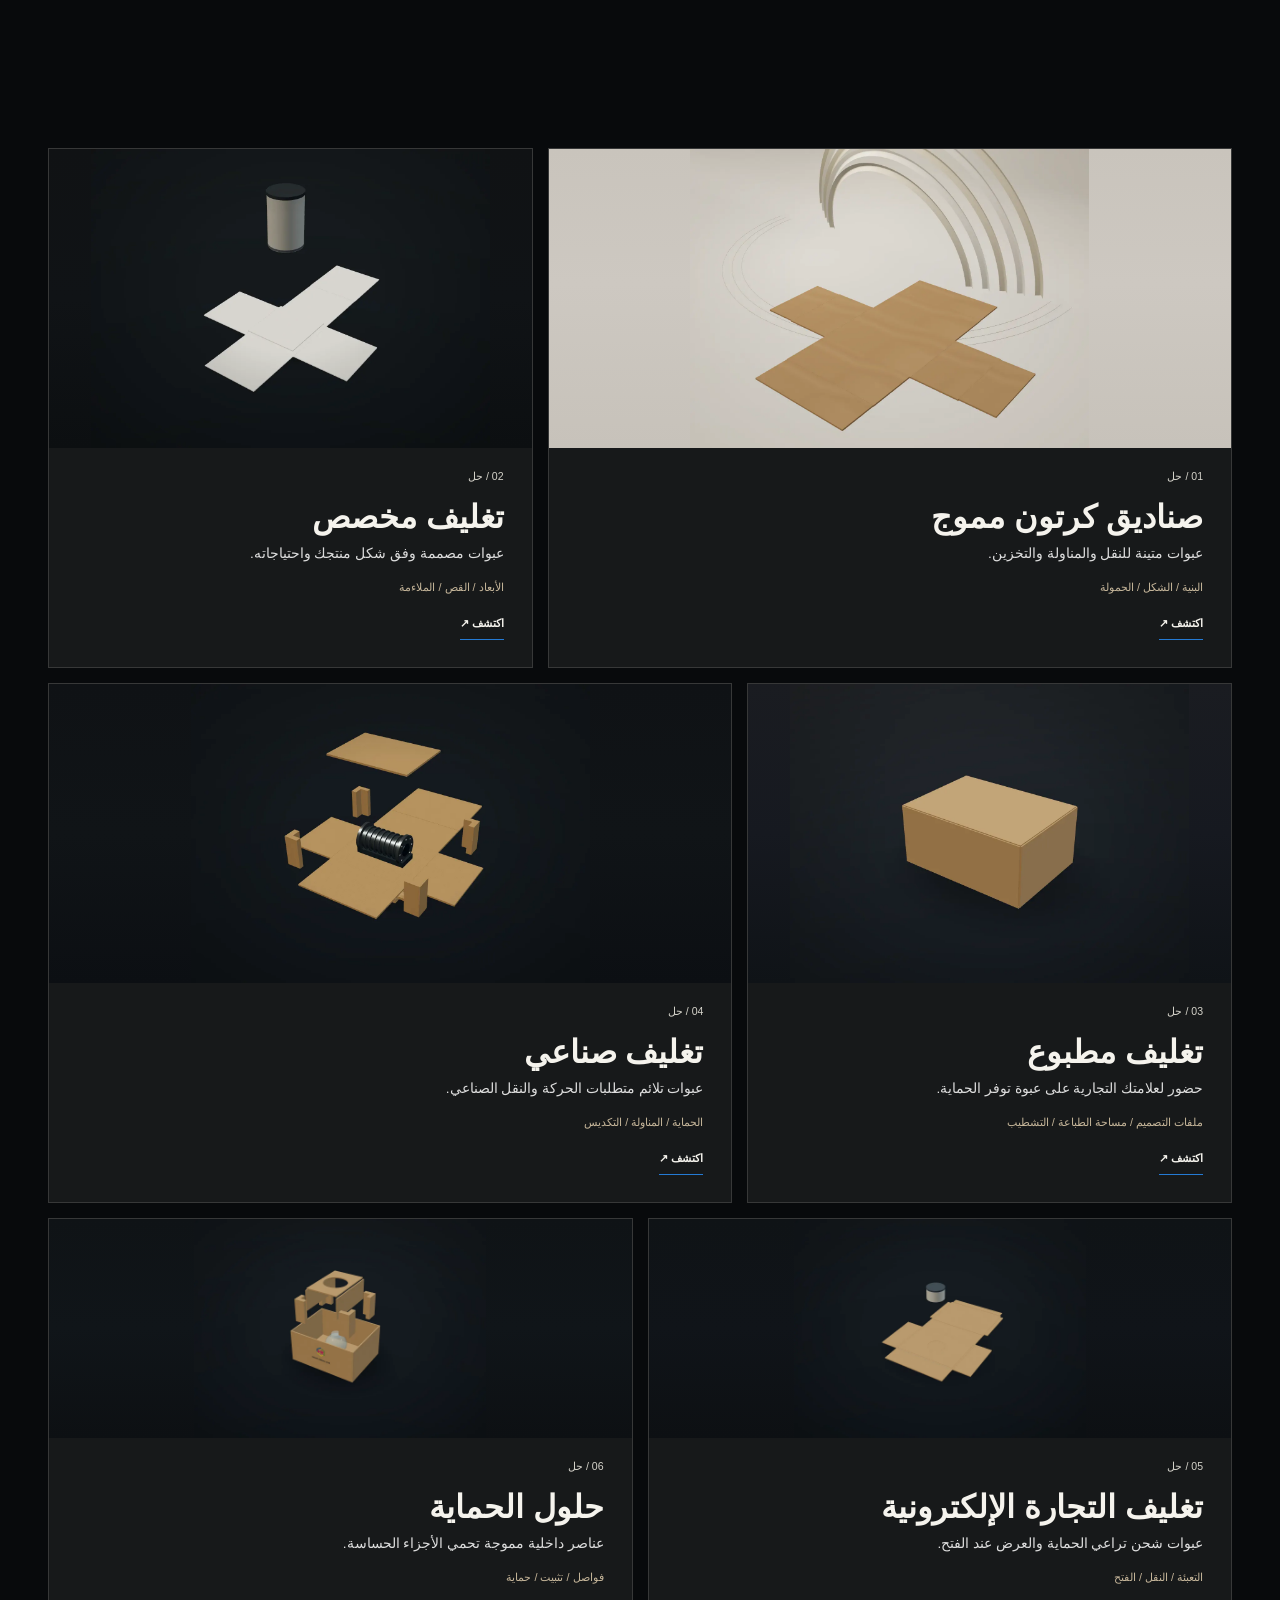
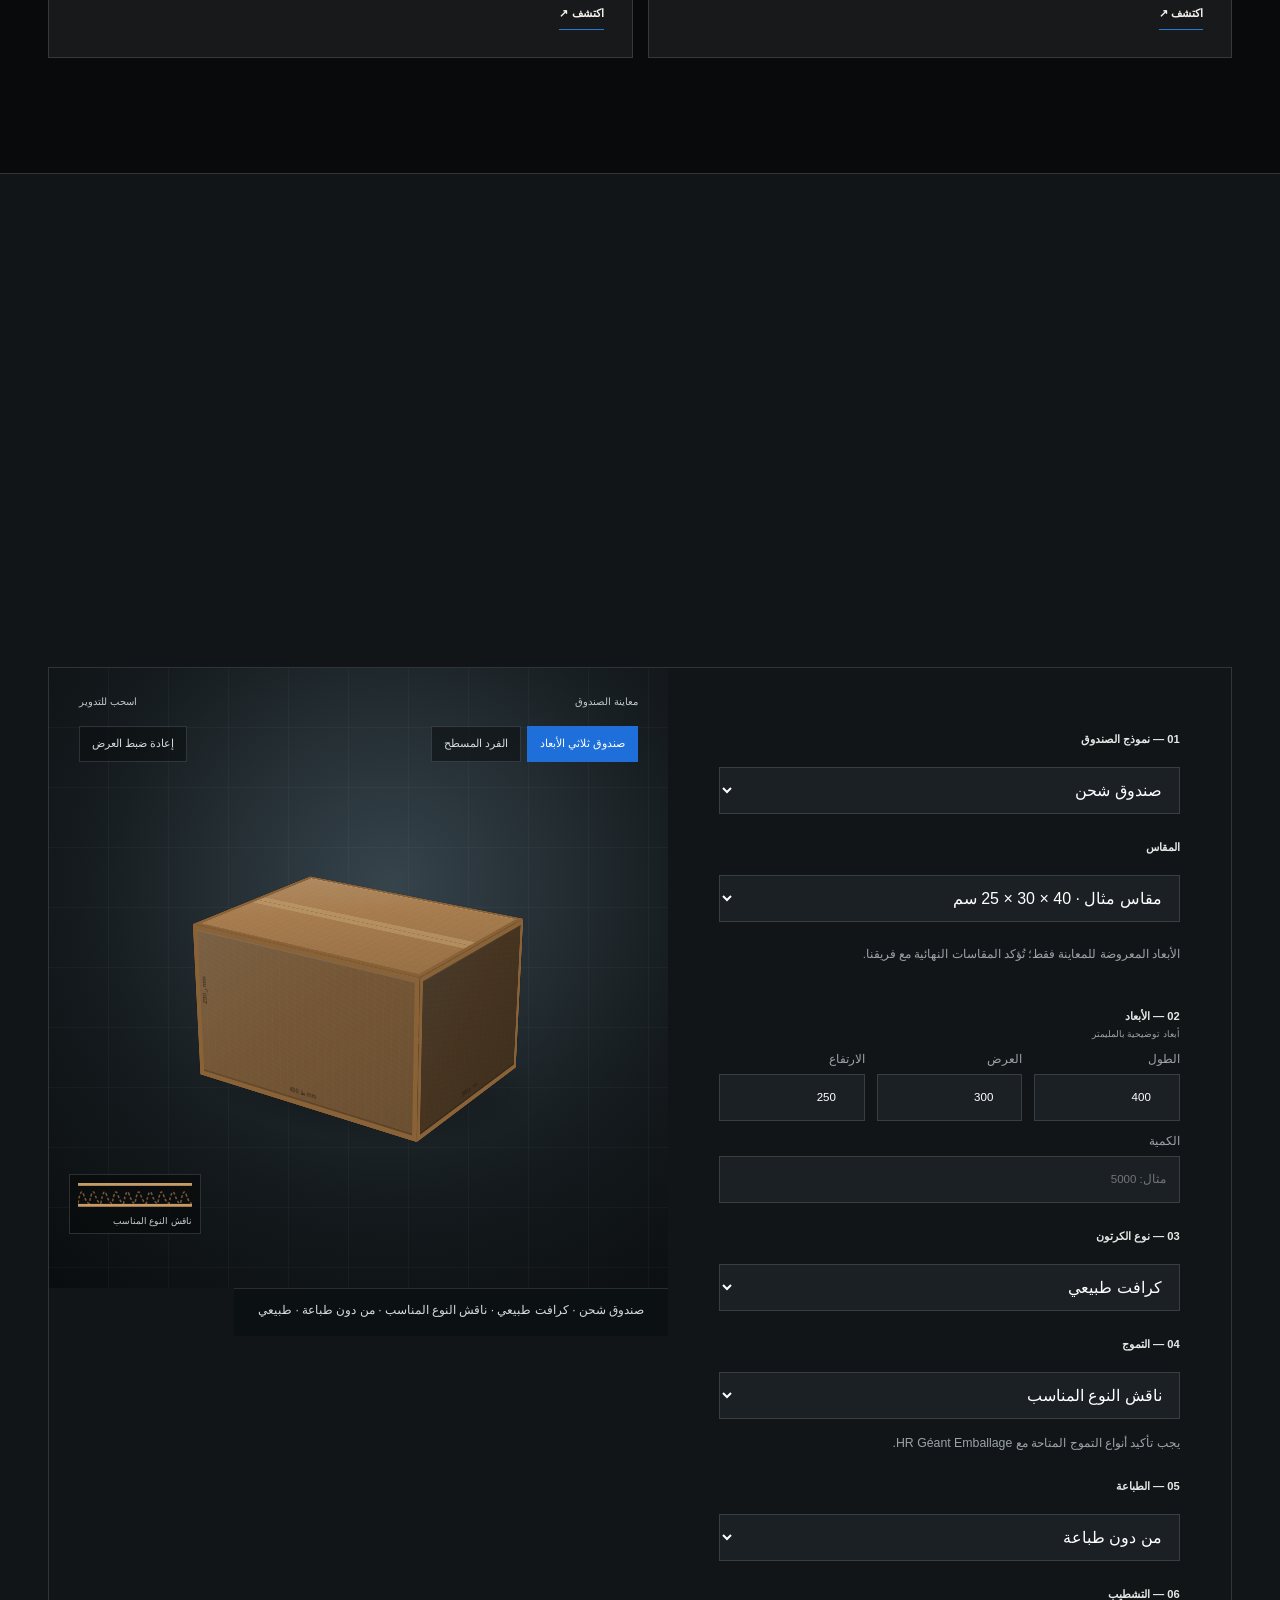
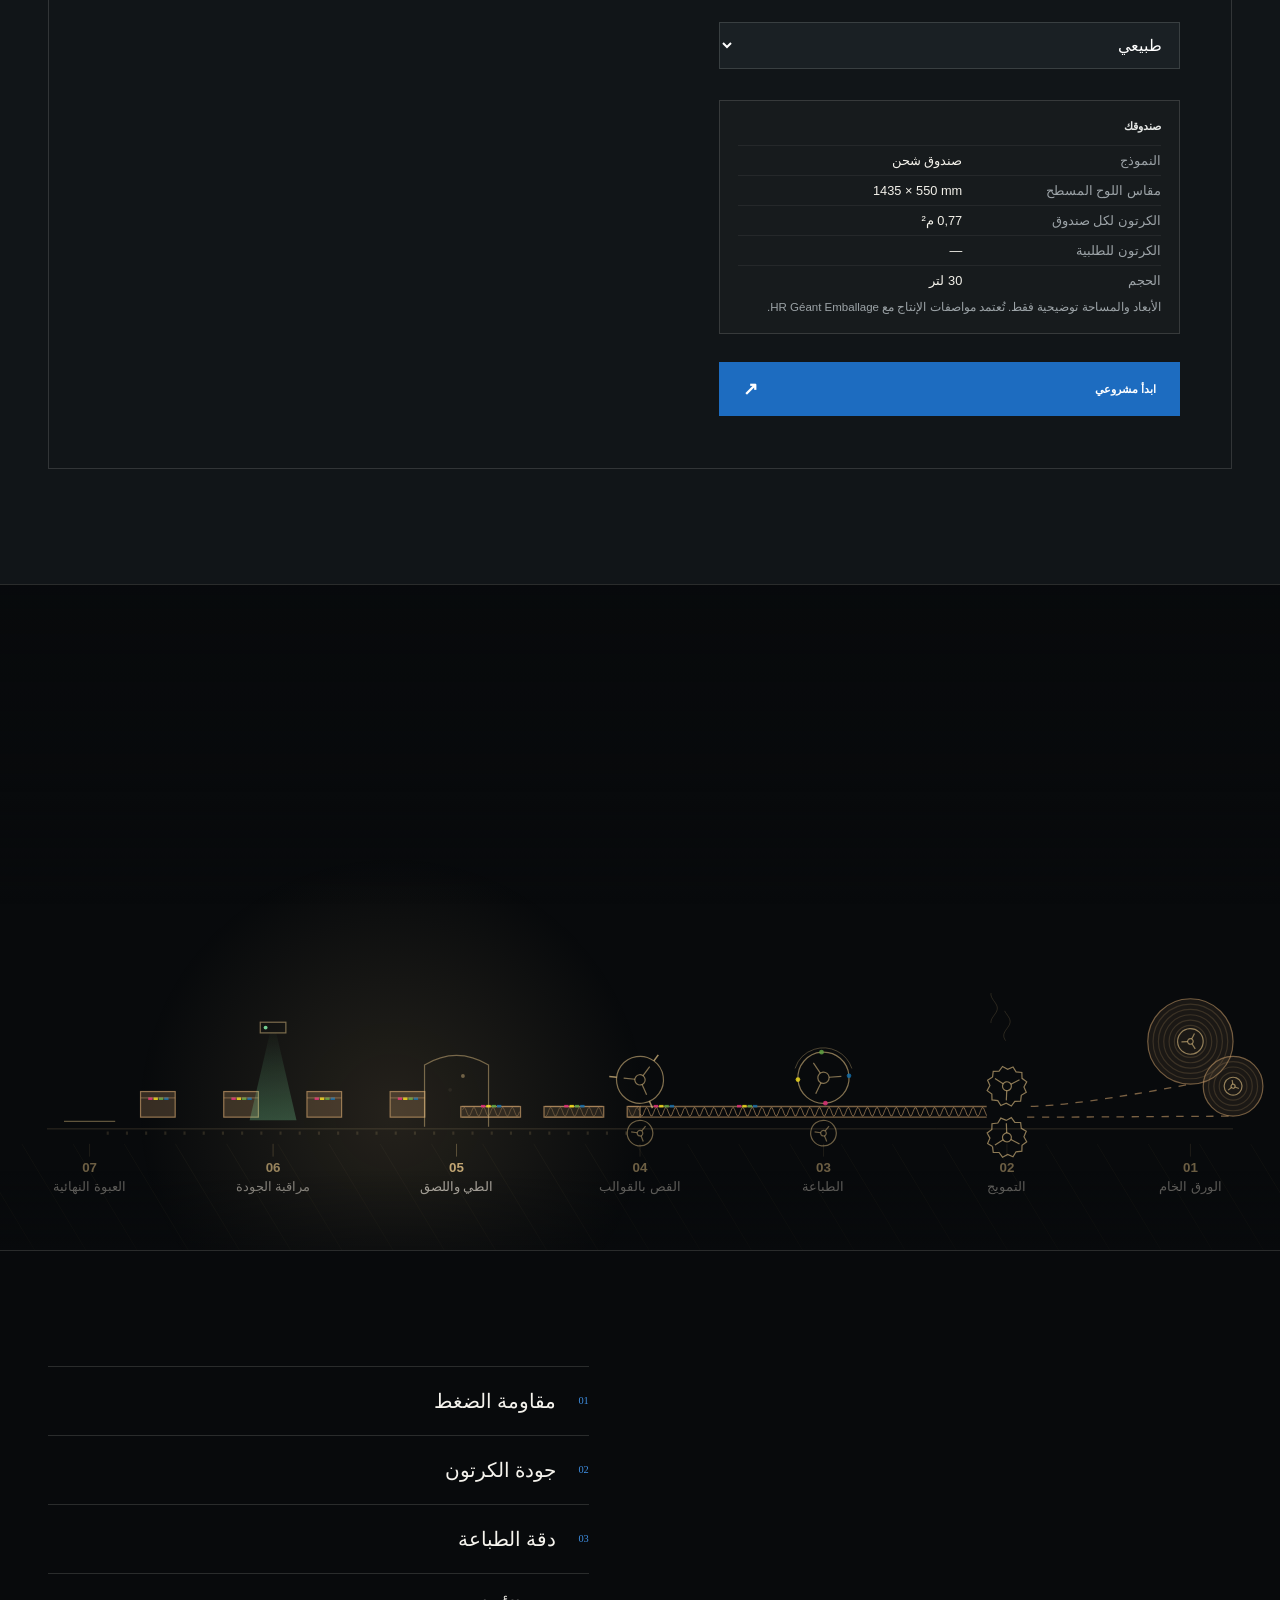
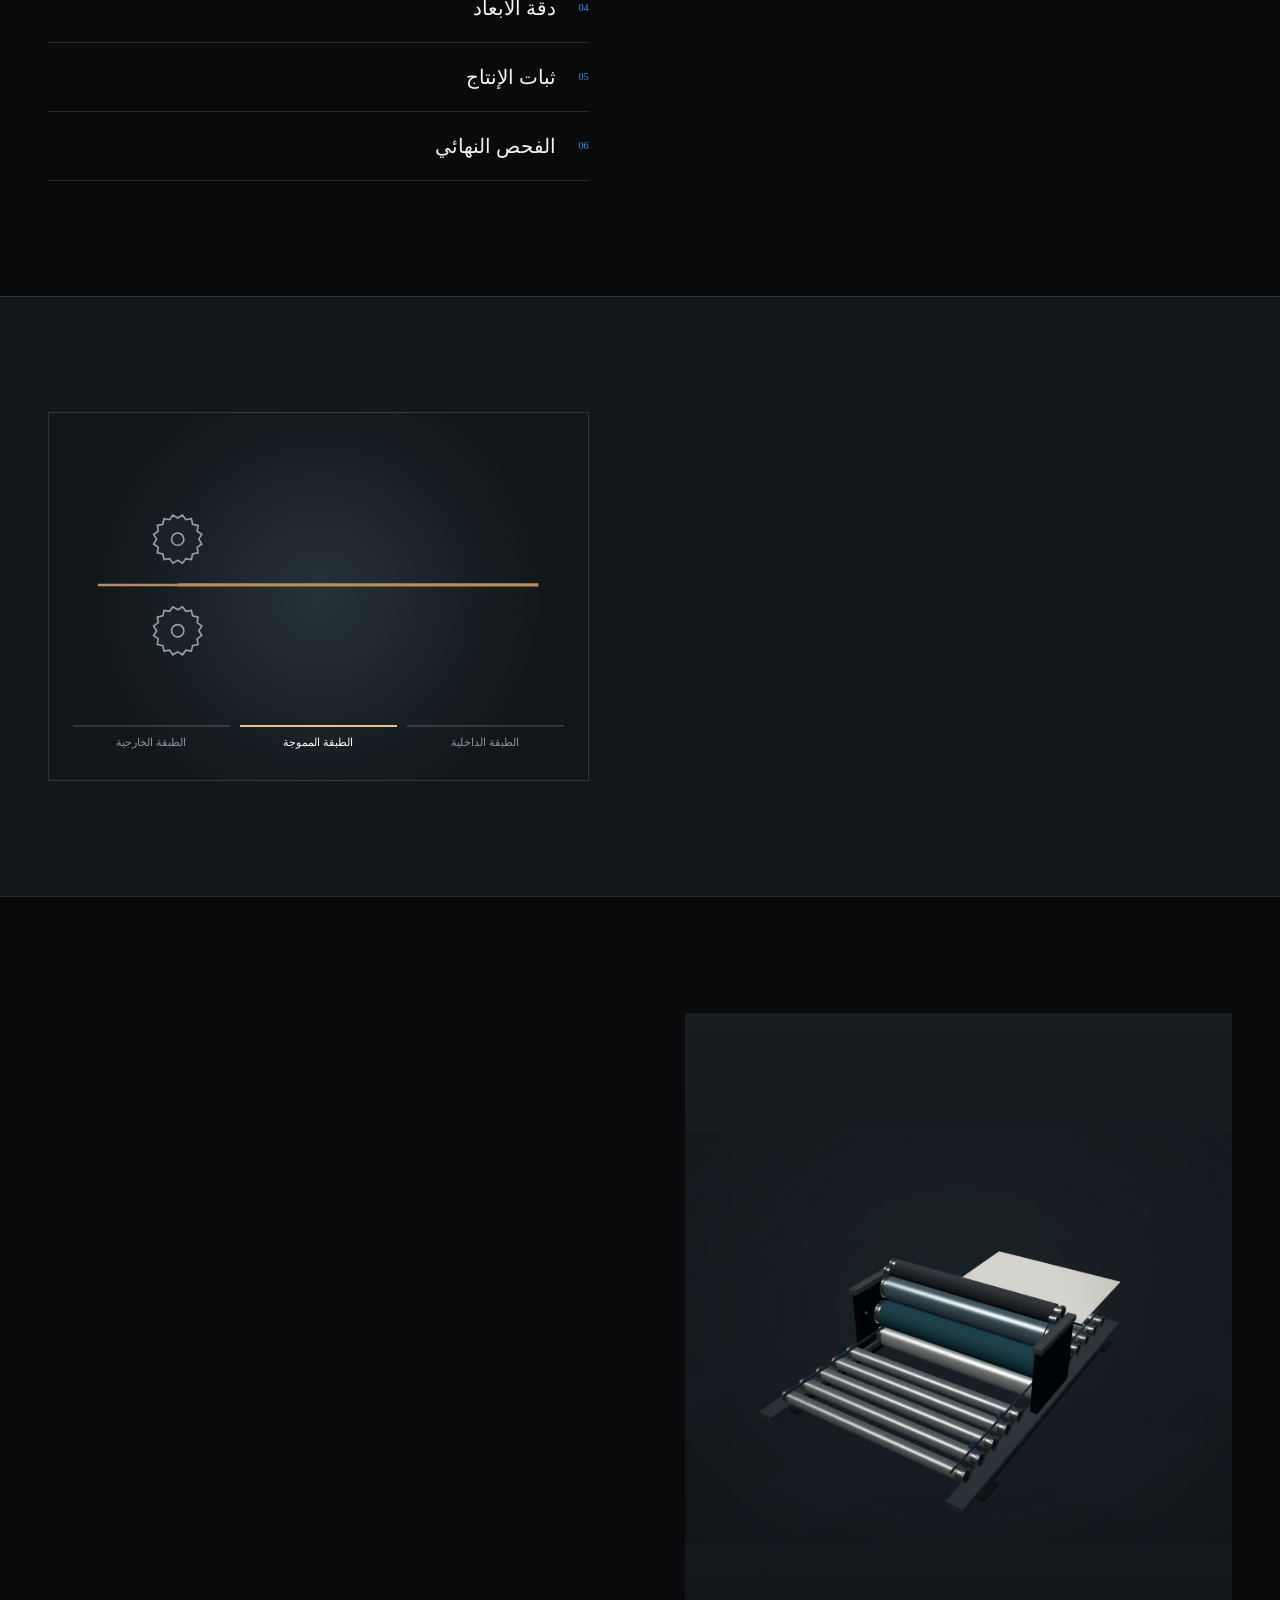
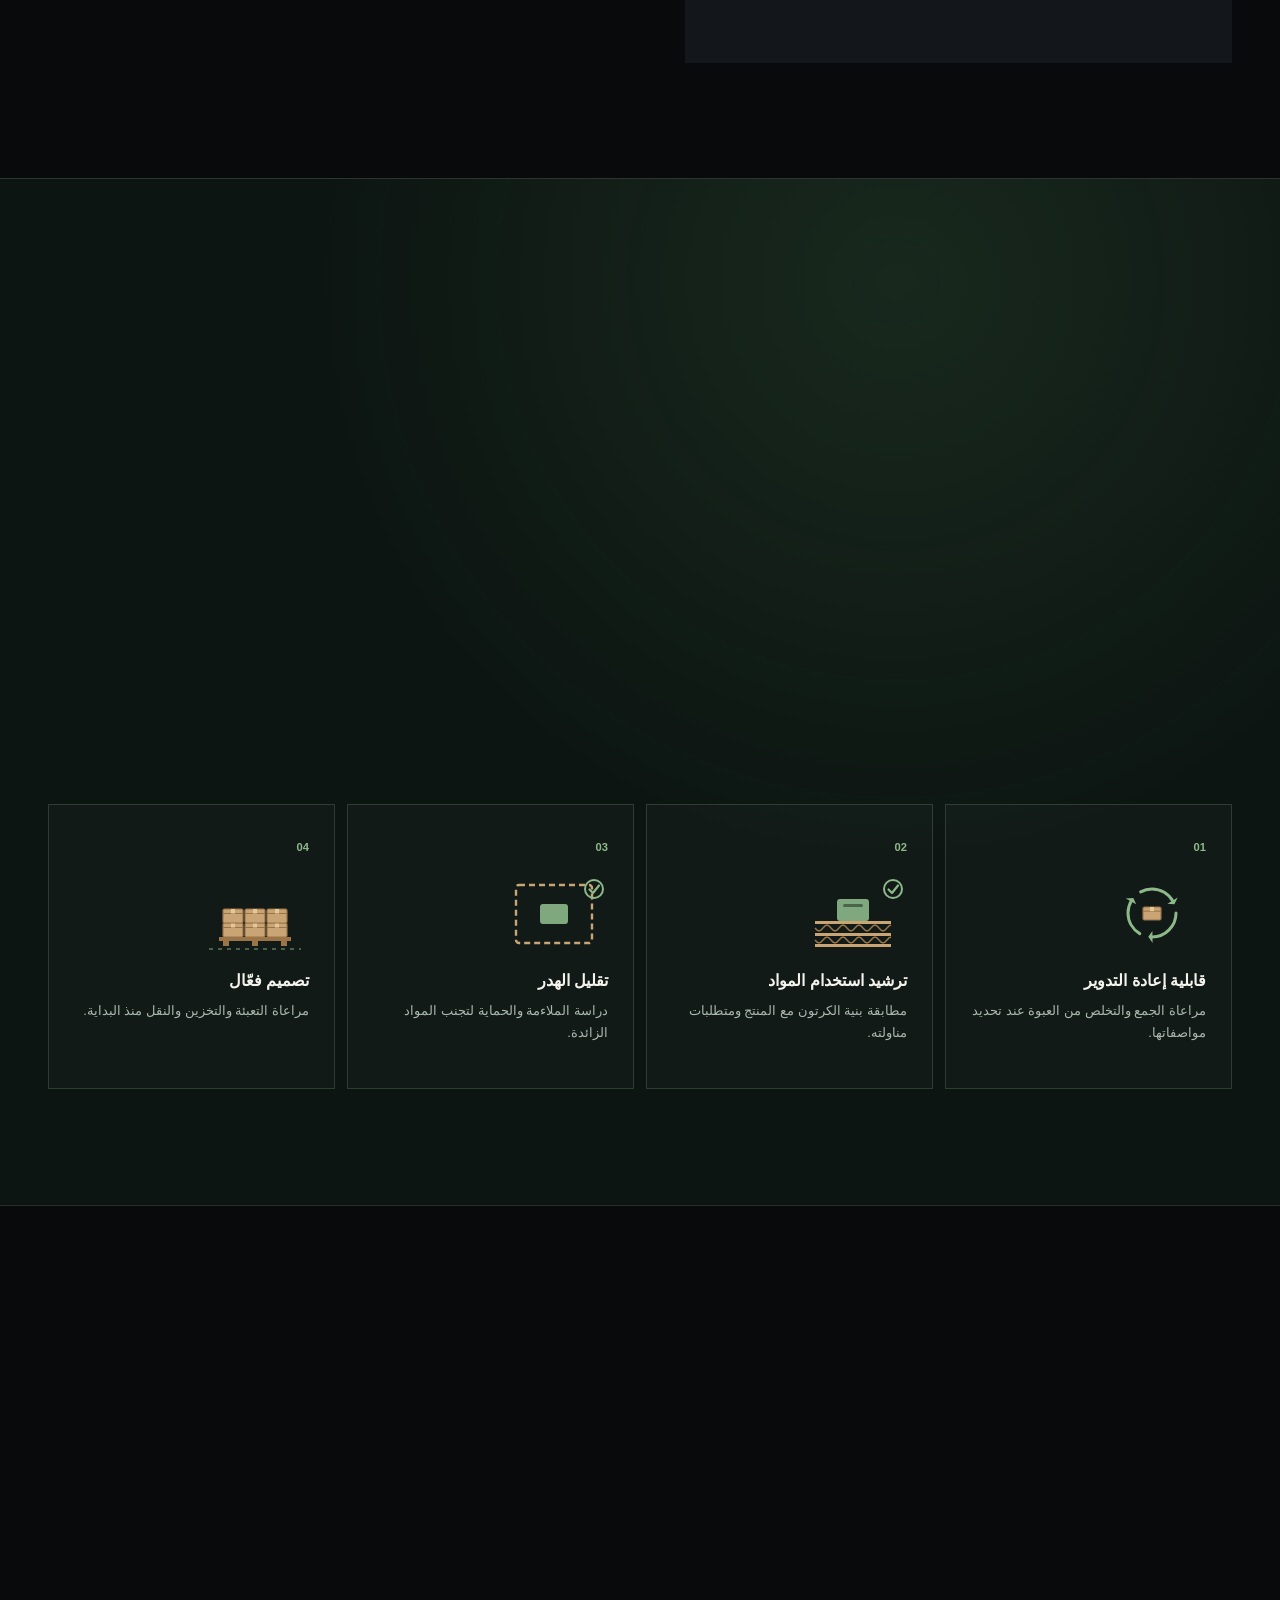
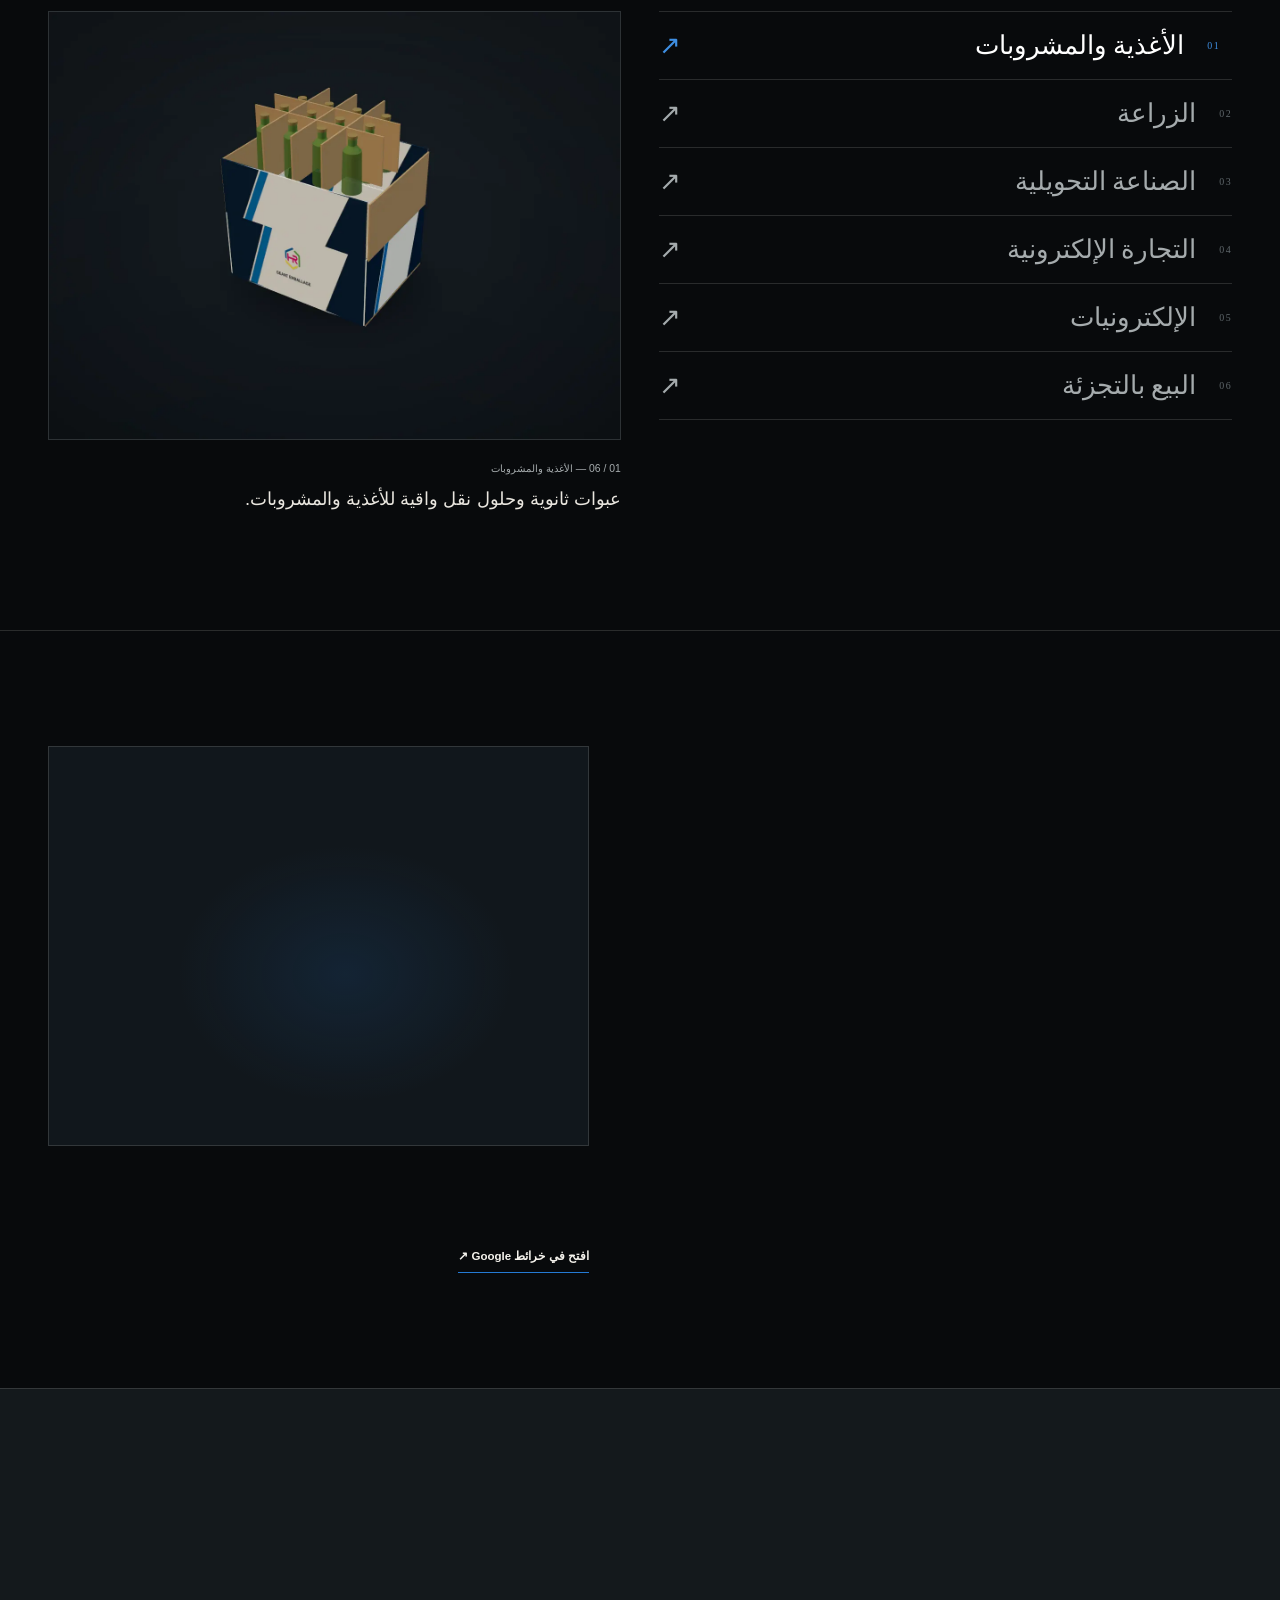
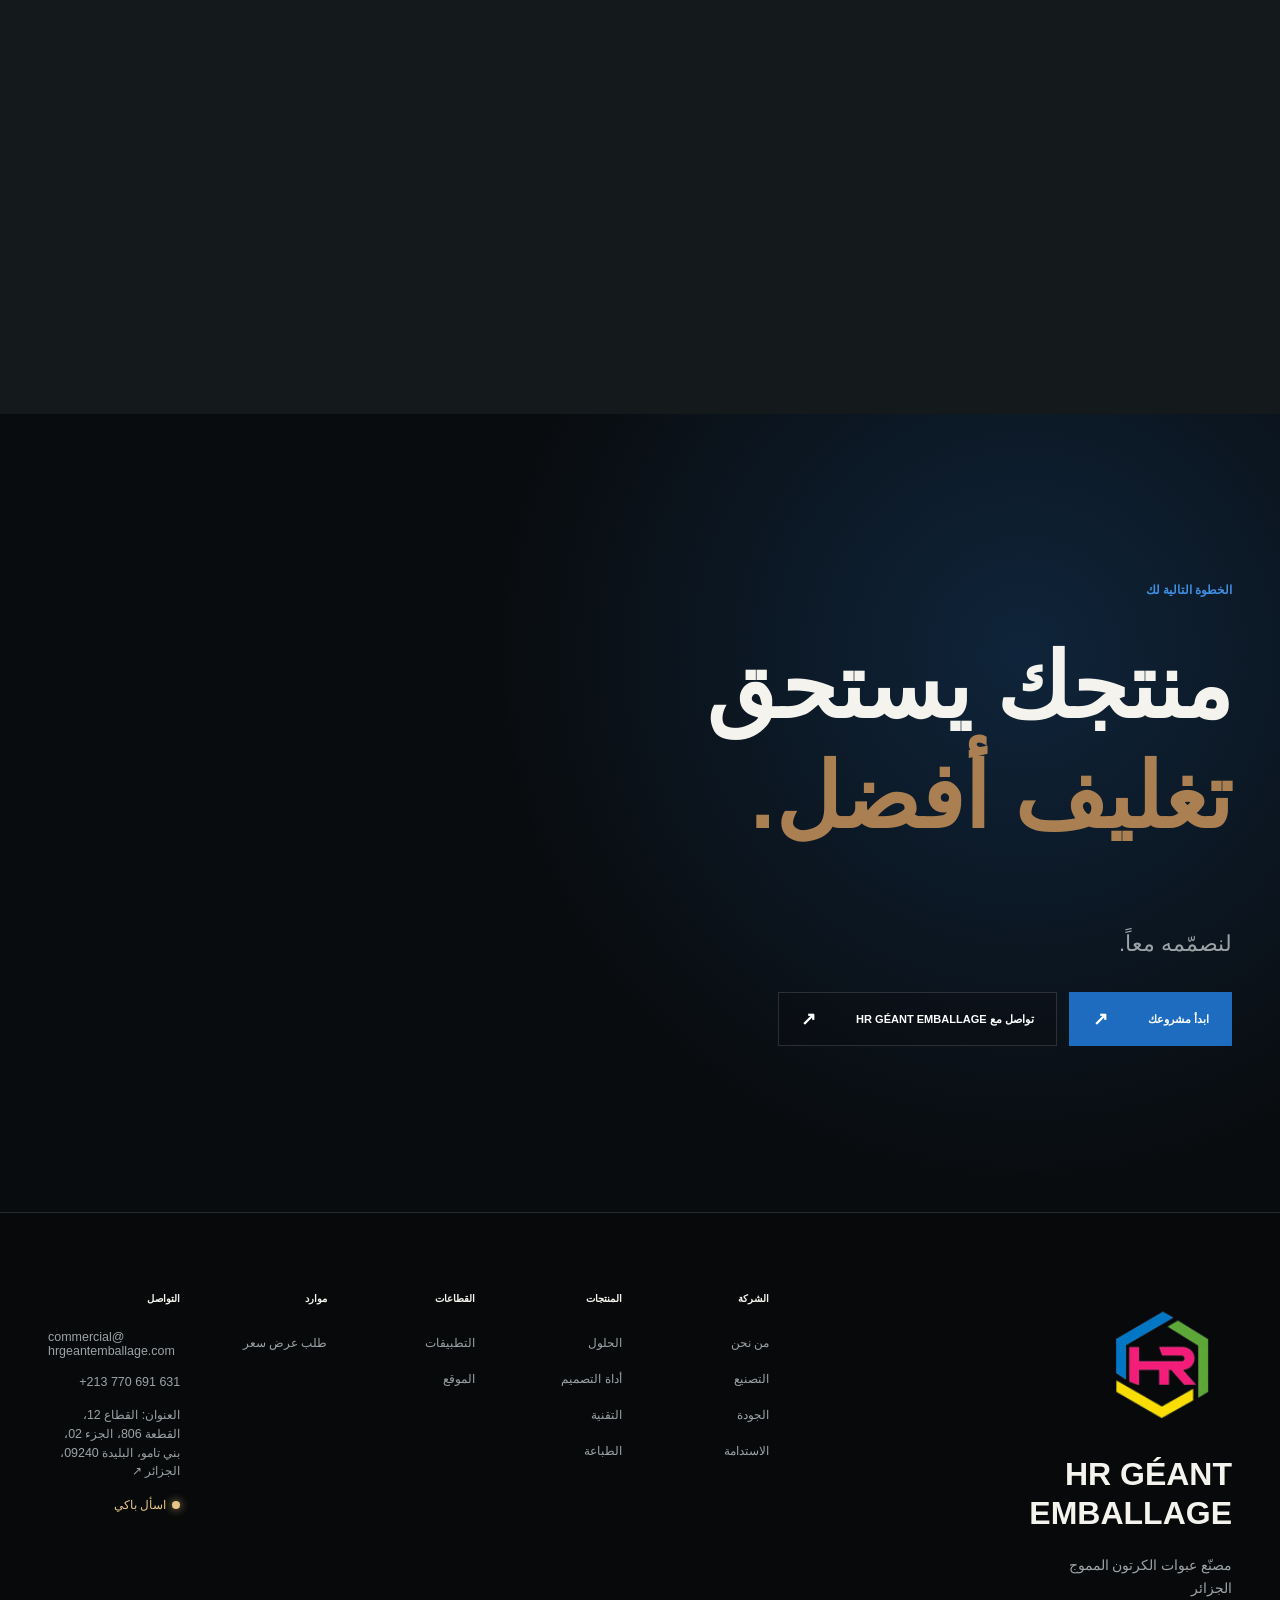
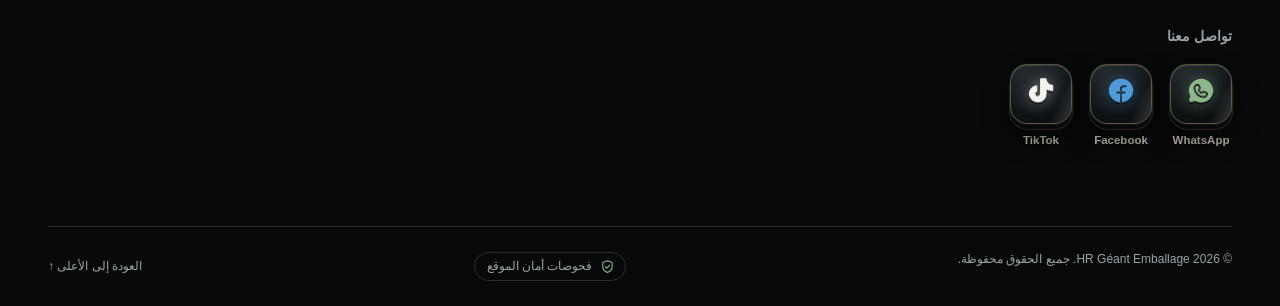
<file: ar/index.html>
<!doctype html>
<html lang="ar" dir="rtl">
<head>
  <meta charset="utf-8"><meta name="viewport" content="width=device-width,initial-scale=1">
  <meta http-equiv="Content-Security-Policy" content="default-src 'self'; base-uri 'self'; object-src 'none'; script-src 'self' 'sha256-FZolQqschYaQOvQdZRlsl/jLyex5/KZya+geHSCgaDA='; style-src 'self'; img-src 'self' data:; font-src 'self'; connect-src 'self'; form-action 'self'; frame-src https://www.google.com; upgrade-insecure-requests"><meta name="referrer" content="strict-origin-when-cross-origin"><title>مصنع علب الكرتون المموج في الجزائر | HR Géant Emballage</title>
  <meta name="description" content="تصنيع علب الكرتون المموج وعبوات التغليف حسب الطلب في بني تامو، البليدة، الجزائر. تواصل مع HR Géant Emballage لمناقشة احتياجات التعبئة وطلب عرض سعر.">
  <link rel="canonical" href="https://www.hrgeantemballage.com/ar/">
  <meta property="og:type" content="website"><meta property="og:title" content="مصنع علب الكرتون المموج في الجزائر | HR Géant Emballage"><meta property="og:description" content="تصنيع علب الكرتون المموج وعبوات التغليف حسب الطلب في بني تامو، البليدة، الجزائر. تواصل مع HR Géant Emballage لمناقشة احتياجات التعبئة وطلب عرض سعر."><meta property="og:url" content="https://www.hrgeantemballage.com/ar/"><meta property="og:image" content="https://www.hrgeantemballage.com/assets/images/hr-geant-emballage-social.jpg">
  <meta name="twitter:card" content="summary_large_image"><meta name="twitter:title" content="مصنع علب الكرتون المموج في الجزائر | HR Géant Emballage"><meta name="twitter:description" content="تصنيع علب الكرتون المموج وعبوات التغليف حسب الطلب في بني تامو، البليدة، الجزائر. تواصل مع HR Géant Emballage لمناقشة احتياجات التعبئة وطلب عرض سعر."><meta name="twitter:image" content="https://www.hrgeantemballage.com/assets/images/hr-geant-emballage-social.jpg">
  <meta name="theme-color" content="#080a0c"><link rel="icon" href="../assets/logo.png" type="image/png"><link rel="preload" as="image" href="../assets/images/hero-factory.webp"><link rel="stylesheet" href="../assets/css/style.css?v=20261009frames"><script defer src="../assets/js/main.js?v=20261009frames"></script>
  <script type="application/ld+json">{"@context":"https://schema.org","@type":["Organization","LocalBusiness"],"@id":"https://www.hrgeantemballage.com/#organization","name":"HR Géant Emballage","url":"https://www.hrgeantemballage.com/","logo":"https://www.hrgeantemballage.com/assets/logo.png","email":"commercial@hrgeantemballage.com","telephone":"+213770691631","address":{"@type":"PostalAddress","streetAddress":"SEC 12 LOT 806 PART 02","addressLocality":"Béni Tamou","addressRegion":"Blida","postalCode":"09240","addressCountry":"DZ"},"sameAs":["https://www.facebook.com/hrgeantemballage/","https://www.tiktok.com/@hr.geant.emballage"]}</script>
<meta property="og:locale" content="ar_DZ"><meta property="og:image:width" content="1200"><meta property="og:image:height" content="630"><meta property="og:image:alt" content="HR Géant Emballage — تصنيع عبوات الكرتون المموج في الجزائر"><link rel="alternate" hreflang="en" href="https://www.hrgeantemballage.com/"><link rel="alternate" hreflang="fr" href="https://www.hrgeantemballage.com/fr/"><link rel="alternate" hreflang="ar" href="https://www.hrgeantemballage.com/ar/"><link rel="alternate" hreflang="x-default" href="https://www.hrgeantemballage.com/"><link rel="stylesheet" href="../assets/css/manufacturing-section.css?v=20260927j"><link rel="stylesheet" href="../assets/css/guide.css?v=20260930dock1"><link rel="stylesheet" href="../assets/css/design-to-form.css?v=20260927m"><link rel="stylesheet" href="../assets/css/technology-layers.css?v=20260929b"><link rel="stylesheet" href="../assets/css/eco-principles.css?v=20260928g"><link rel="stylesheet" href="../assets/css/social-3d.css?v=20260928i"><link rel="stylesheet" href="../assets/css/security-checks.css?v=20260930paneldate2"></head>
<body>
  <a class="skip" href="#main">الانتقال إلى المحتوى</a>
  <header class="site-header" id="site-header"><div class="header-inner">
    <a class="brand" href="#home" aria-label="HR Géant Emballage, home"><img src="../assets/logo.png" width="58" height="58" alt="شعار HR Géant Emballage"><span>HR GÉANT<br><small>EMBALLAGE</small></span></a>
    <nav class="nav" id="site-nav" aria-label="التنقل الرئيسي"><a href="#home">الرئيسية</a><a href="#company">الشركة</a><a href="#products">المنتجات</a><a href="#manufacturing">التصنيع</a><a href="#quality">الجودة</a><a href="#sustainability">الاستدامة</a><a href="#industries">القطاعات</a><a href="#contact">اتصل بنا</a></nav>
    <div class="header-actions"><div class="language" aria-label="اللغة"><a class="lang" data-lang="en" href="/" aria-current="false">EN</a><a class="lang" data-lang="fr" href="../fr/" aria-current="false">FR</a><a class="lang active" data-lang="ar" lang="ar" href="../ar/" aria-current="page">العربية</a></div><a class="header-quote" href="#contact">اطلب عرض سعر <span aria-hidden="true">↗</span></a></div>
    <button class="menu-toggle" type="button" aria-label="فتح القائمة" aria-expanded="false" aria-controls="site-nav"><span></span><span></span></button>
  </div></header>
  <main id="main">
    <section class="hero" id="home" aria-labelledby="hero-title"><div class="hero-photo" role="img" aria-label="بيئة إنتاج الكرتون المموج"></div><div class="hero-grid"></div><div class="container hero-content"><!-- New heading copy: needs native review. --><h1 id="hero-title">صُمِّم<br><em>للحماية.</em><br>وطُوِّر<br><em>للتميّز.</em></h1><p class="hero-copy">عبوات كرتون مموج عالية الأداء، مصممة وفق منتجك وسلسلة إمدادك وهوية علامتك التجارية.</p><div class="actions"><a class="button primary" href="#products">اكتشف حلولنا <span>↗</span></a><a class="button quiet" href="#contact">ابدأ مشروعك <span>↗</span></a></div></div><div class="hero-bottom container"><a href="#capabilities">مرّر للاستكشاف <span aria-hidden="true">↓</span></a><span>التغليف / الهندسة / الإنتاج</span></div><div class="hero-object" aria-hidden="true"><div class="box-scene"><div class="box-cube"><div class="face front"><span class="box-imprint">HR</span></div><div class="face back"></div><div class="face right"></div><div class="face left"></div><div class="face top"></div><div class="face bottom"></div></div></div></div></section>
    <div class="capabilities" id="capabilities" aria-label="Capabilities"><div class="marquee-track"><span>✦ تصميم مخصص</span><span>✦ كرتون مموج</span><span>✦ طباعة عالية الجودة</span><span>✦ قص دقيق بالقوالب</span><span>✦ مراقبة الجودة</span><span>✦ إنتاج صناعي</span><span>✦ تسليم موثوق</span></div></div>
    <section class="section company" id="company"><div class="container company-grid"><div class="company-intro reveal"><p class="eyebrow">01 / الشركة</p><h2>لا نصنع<br>الصناديق فحسب.<br><span>بل نصمّم<br>حلول التغليف.</span></h2></div><div class="company-side reveal"><p class="large-copy">نبدأ بالمنتج، ونفكر في رحلته كاملة.</p><p>تصنّع HR Géant Emballage عبوات من الكرتون المموج وفق طبيعة المنتجات ومتطلبات المناولة واحتياجات العلامات التجارية. من الأبعاد وبنية الكرتون إلى الطباعة والتشطيب، ينطلق كل قرار من الاستخدام المقصود.</p><a class="text-link" href="#contact">ناقش متطلباتك معنا <span>↗</span></a><div class="company-image company-video"><video src="../assets/video/box-forming-loop.mp4" poster="../assets/video/box-forming-poster.jpg" width="1440" height="900" autoplay muted loop playsinline preload="auto" disablepictureinpicture disableremoteplayback aria-label="رسم متحرك: لوح من الكرتون المموج يُقص ويُطوى ليصبح صندوق شحن"></video></div></div></div></section>
    <section class="section transformation" id="engineering"><div class="container"><div class="section-heading reveal"><p class="eyebrow">02 / من الفكرة إلى الشكل</p><h2>الفكرة تتخذ<br><i>شكلاً.</i></h2><p>من مخطط القص الأولي إلى عبوة جاهزة لدراسة إنتاجها.</p></div><div class="transform-stage reveal"><div class="blueprint" aria-hidden="true"><div class="dieline"><span></span><span></span><span></span><span></span><span></span></div></div><div class="transform-arrow" aria-hidden="true">→</div><div class="sketch-box" aria-hidden="true"><span>HR</span></div></div><ol class="phase-list"><li><b>01</b> فكرة</li><li><b>02</b> هندسة</li><li><b>03</b> إنتاج</li><li><b>04</b> تغليف</li></ol></div></section>
    <section class="section products" id="products"><div class="container"><div class="section-heading reveal"><p class="eyebrow">03 / حلول التغليف</p><h2>الشكل يخدم<br><i>الوظيفة.</i></h2><p>ستة مسارات أولية لتطوير عبوة تناسب المنتج ورحلته.</p></div><div class="product-grid" id="product-grid"></div></div></section>
    <section class="section configurator" id="configurator"><div class="container"><div class="section-heading reveal"><p class="eyebrow">04 / معاينة تفاعلية</p><h2>صمّم<br><i>عبوتك.</i></h2><p>استكشف معاينة بصرية تفاعلية. تُحدَّد الأبعاد والمواد وتفاصيل التصنيع النهائية عند إعداد عرض السعر.</p></div><div class="config-layout"><form class="config-controls" id="config-form"><label class="config-label" for="box-style">01 — نموذج الصندوق</label><select id="box-style"><option value="shipping">صندوق شحن</option><option value="pizza">علبة بيتزا</option><option value="tacos">علبة تاكوس / وجبات سريعة</option><option value="dates">علبة تمر / دقلة نور</option><option value="cake">علبة كعك وحلويات</option><option value="burger">علبة برغر</option><option value="sandwich">علبة سندويتش</option><option value="takeaway">علبة وجبات جاهزة</option><option value="produce">صندوق فواكه وخضروات</option><option value="beverage">صندوق قوارير ومشروبات</option><option value="ecommerce">علبة شحن للتجارة الإلكترونية</option><option value="gift">علبة هدايا</option><option value="cosmetics">علبة مستحضرات تجميل</option><option value="pharma">علبة دوائية</option><option value="industrial">صندوق صناعي</option><option value="custom">علبة مخصصة — تصميمك</option></select><label class="config-label" for="box-size">المقاس</label><select id="box-size"><option value="custom">أبعاد مخصصة</option></select><p class="field-note config-style-note">الأبعاد المعروضة للمعاينة فقط؛ تُؤكد المقاسات النهائية مع فريقنا.</p><div class="config-label">02 — الأبعاد <small>أبعاد توضيحية بالمليمتر</small></div><div class="dimension-fields"><label>الطول<input type="number" id="length" min="20" max="1200" value="400" inputmode="numeric"></label><label>العرض<input type="number" id="width" min="20" max="1200" value="300" inputmode="numeric"></label><label>الارتفاع<input type="number" id="height" min="20" max="1200" value="250" inputmode="numeric"></label></div><label class="config-label" for="board">03 — نوع الكرتون</label><select id="board"><option value="kraft">كرافت طبيعي</option><option value="white">سطح أبيض</option></select><label class="config-label" for="flute">04 — التموج</label><select id="flute"><option value="unspecified">ناقش النوع المناسب</option><option value="single">طبقة مموجة واحدة — معاينة</option><option value="double">طبقتان مموجتان — معاينة</option></select><p class="field-note">يجب تأكيد أنواع التموج المتاحة مع HR Géant Emballage.</p><label class="config-label" for="printing">05 — الطباعة</label><select id="printing"><option value="none">من دون طباعة</option><option value="mark">علامة تجارية</option><option value="graphic">رسم مطبوع</option></select><label class="config-label" for="finishing">06 — التشطيب</label><select id="finishing"><option value="natural">طبيعي</option><option value="matte">مظهر مطفي</option><option value="smooth">مظهر ناعم</option></select><a class="button primary config-cta" id="config-cta" href="#contact">ابدأ مشروعي <span>↗</span></a></form><div class="config-preview" aria-label="معاينة تفاعلية لتصور صندوق"><div class="preview-grid"></div><p class="preview-caption">معاينة الصندوق <span>اسحب للتدوير</span></p><div class="preview-box" id="preview-box"><div class="preview-top"></div><div class="preview-front"><span class="preview-print">HR</span></div><div class="preview-side"></div></div></div></div></div></section>
    <section class="section mfg-anim" id="manufacturing" aria-labelledby="manufacturing-title"><canvas class="mfg-canvas" aria-hidden="true"></canvas><div class="container mfg-content"><div class="section-heading reveal"><p class="eyebrow light">05 / رحلة التصنيع</p><h2 id="manufacturing-title">تصنيع حديث<br>لتغليف <i>عالي الأداء.</i></h2></div></div><ol class="timeline mfg-steps mfg-sr" id="timeline"><li><b>01</b><span>الورق الخام</span></li><li><b>02</b><span>التمويج</span></li><li><b>03</b><span>الطباعة</span></li><li><b>04</b><span>القص بالقوالب</span></li><li><b>05</b><span>الطي واللصق</span></li><li><b>06</b><span>مراقبة الجودة</span></li><li><b>07</b><span>العبوة النهائية</span></li></ol></section>
    <section class="section quality" id="quality"><div class="container quality-grid"><div class="section-heading reveal"><p class="eyebrow">06 / اعتبارات الجودة</p><h2>الدقة<br>في كل <i>مرحلة.</i></h2><p>اعتبارات جودة العبوة وفق متطلبات المنتج والمناولة.</p></div><div class="quality-list"><div><span>01</span> مقاومة الضغط</div><div><span>02</span> جودة الكرتون</div><div><span>03</span> دقة الطباعة</div><div><span>04</span> دقة الأبعاد</div><div><span>05</span> ثبات الإنتاج</div><div><span>06</span> الفحص النهائي</div></div></div></section>
    <section class="section technology" id="technology"><div class="container technology-grid"><div class="section-heading reveal"><p class="eyebrow">07 / تقنية الكرتون المموج</p><h2>القوة<br>في <i>الطبقات.</i></h2><p>يتكون الكرتون المموج من طبقتين مستويتين تتوسطهما طبقة مموجة. ويُختار تركيبه وفق الحمولة والمناولة ومتطلبات الطباعة.</p></div><div class="board-diagram" role="img" aria-label="رسم لطبقات الكرتون المموج: طبقة خارجية وتموج وطبقة خارجية"><div class="board-liner"></div><div class="board-flute"></div><div class="board-liner"></div><div class="board-labels"><span>الطبقة الخارجية</span><span>الطبقة المموجة</span><span>الطبقة الداخلية</span></div></div></div></section>
    <section class="section printing" id="printing-section"><div class="container printing-grid"><div class="printing-image printing-image--video"><video class="printing-video" poster="../assets/videos/frames/print-brand-poster.webp" autoplay muted loop playsinline preload="metadata" disablepictureinpicture disableremoteplayback aria-label="رسم متحرك: لوح من الكرتون يمر عبر مطبعة أوفست ليصبح علبة مطبوعة HR GEANT EMBALLAGE"><source src="../assets/videos/print-brand.mp4" type="video/mp4" media="(prefers-reduced-motion: no-preference)"><img src="../assets/videos/frames/print-brand-still.webp" loading="lazy" width="1280" height="960" alt="علبة مطبوعة HR GEANT EMBALLAGE منتجة على مطبعة أوفست"></video></div><div class="section-heading reveal"><p class="eyebrow">08 / الطباعة والعلامة التجارية</p><h2>علامتك التجارية.<br>تُطبع<br><i>بدقة.</i></h2><p>يمكن للعبوة أن تكون تعبيراً ملموساً عن علامتك التجارية. شارك ملفات التصميم والاستخدام المقصود لتقييم طريقة الطباعة المناسبة.</p></div></div></section>
    <section class="section sustainability" id="sustainability"><div class="container"><div class="section-heading reveal"><p class="eyebrow">09 / تصميم مسؤول</p><h2>تغليف أفضل.<br>من أجل مستقبل <i>أكثر مسؤولية</i>.</h2><p>يساعد التصميم المدروس على استخدام المواد بكفاءة والنظر في رحلة العبوة كاملة. اسأل فريقنا عن خيارات المواد وإرشادات نهاية الاستخدام المناسبة لتطبيقك.</p></div><div class="principle-grid"><article><b>01</b><h3>قابلية إعادة التدوير</h3><p>مراعاة الجمع والتخلص من العبوة عند تحديد مواصفاتها.</p></article><article><b>02</b><h3>ترشيد استخدام المواد</h3><p>مطابقة بنية الكرتون مع المنتج ومتطلبات مناولته.</p></article><article><b>03</b><h3>تقليل الهدر</h3><p>دراسة الملاءمة والحماية لتجنب المواد الزائدة.</p></article><article><b>04</b><h3>تصميم فعّال</h3><p>مراعاة التعبئة والتخزين والنقل منذ البداية.</p></article></div></div></section>
    <section class="section industries" id="industries"><div class="container"><div class="section-heading reveal"><p class="eyebrow">10 / التطبيقات</p><h2>صُمِّم<br><i>لقطاعك.</i></h2></div><div class="industry-layout"><div class="industry-list" id="industry-list"><button type="button" class="selected" data-detail="عبوات ثانوية وحلول نقل واقية للأغذية والمشروبات.">الأغذية والمشروبات <span>↗</span></button><button type="button" data-detail="تصورات تغليف للمحاصيل الزراعية ومتطلبات مناولتها.">الزراعة <span>↗</span></button><button type="button" data-detail="عبوات نقل صناعية مصممة حسب أبعاد المنتج.">الصناعة التحويلية <span>↗</span></button><button type="button" data-detail="صناديق شحن ملائمة وتجربة فتح مدروسة.">التجارة الإلكترونية <span>↗</span></button><button type="button" data-detail="عبوات واقية للأجهزة الإلكترونية الحساسة.">الإلكترونيات <span>↗</span></button><button type="button" data-detail="عبوات عرض وشحن تحمل هوية العلامة التجارية.">البيع بالتجزئة <span>↗</span></button></div><div class="industry-visual"><div class="industry-stage"><img src="../assets/videos/frames/app-food-beverage-still.webp" loading="lazy" width="1280" height="960" alt="صندوق مشروبات مع قوارير وفواصل"></div><div class="industry-caption"><small>تطبيق تغليف</small><p id="industry-detail">عبوات ثانوية وحلول نقل واقية لمنتجات الأغذية والمشروبات.</p></div></div></div></div></section>
    
    <section class="section location" id="location"><div class="container location-grid"><div class="section-heading reveal"><p class="eyebrow">11 / موقعنا</p><h2>جذورنا في<br><i>الجزائر.</i></h2><p>تواصل معنا بشأن احتياجات التغليف والتسليم.</p></div><div class="map-panel map-panel-live"><iframe title="خريطة الأقمار الصناعية قرب SARL HR Géant Emballage، بني تامو" src="https://www.google.com/maps/embed/v1/place?key=AIzaSyBlt3gyPqkhJZSO6As2Da5w4U6GiTUF67o&amp;q=SARL%20HR%20Geant%20Emballage%2C%20Beni%20Tamou%2C%20Blida%2C%20Algeria&amp;zoom=16&amp;maptype=satellite" loading="lazy" referrerpolicy="strict-origin-when-cross-origin" allowfullscreen></iframe></div><a class="map-open" href="https://maps.app.goo.gl/yAm1rDiVZAZTmzLy6" target="_blank" rel="noopener noreferrer">افتح في خرائط Google ↗</a></div></section>
    <section class="section contact" id="contact"><div class="container contact-grid"><div class="section-heading reveal"><p class="eyebrow">12 / طلب عرض سعر</p><h2>لنصمّم<br>عبوتك <i>معاً.</i></h2><p>حدّثنا عن مشروع التغليف الخاص بك.</p><a class="button primary" href="mailto:commercial@hrgeantemballage.com">راسل فريق المبيعات ↗</a><a class="button quiet contact-phone" href="tel:+213770691631">اتصل على <bdi dir="ltr">+213 770 691 631</bdi> <span aria-hidden="true">↗</span></a><p class="contact-status" id="form-status" role="status"></p></div><form class="quote-form" id="quote-form" hidden enctype="multipart/form-data"><input class="hp-field" type="text" name="_gotcha" tabindex="-1" autocomplete="off" aria-hidden="true"><div class="form-pair"><label>الاسم الكامل <input required name="full_name" autocomplete="name" placeholder="اسمك"></label><label>الشركة <input required name="company" autocomplete="organization" placeholder="اسم الشركة"></label></div><div class="form-pair"><label>البلد <input required name="country" autocomplete="country-name" placeholder="البلد"></label><label>البريد الإلكتروني <input required name="email" type="email" autocomplete="email" placeholder="name@company.com"></label></div><div class="form-pair"><label>الهاتف <input name="phone" type="tel" autocomplete="tel" placeholder="مع رمز البلد"></label><label>واتساب <input name="whatsapp" type="tel" placeholder="مع رمز البلد"></label></div><div class="form-pair"><label>نوع العبوة <select name="packaging_type"><option value="">اختر النوع</option><option>صناديق كرتون مموج</option><option>تغليف مخصص</option><option>تغليف مطبوع</option><option>تغليف صناعي</option><option>تغليف للتجارة الإلكترونية</option><option>حلول حماية</option></select></label><label>الكمية <input name="quantity" type="number" min="1" placeholder="عدد الوحدات المتوقع"></label></div><div class="form-pair"><label>أبعاد الصندوق <input name="dimensions" id="quote-dimensions" placeholder="الطول × العرض × الارتفاع بالملم"></label><label>متطلبات الطباعة <input name="printing_requirements" id="quote-printing" placeholder="مساحة الطباعة والألوان والملفات"></label></div><label>وصف المشروع <textarea required name="project_description" rows="5" placeholder="المنتج والمناولة والجدول الزمني والمتطلبات الأخرى"></textarea></label><label class="upload">ملف التصميم / الرسم التقني <input name="artwork" type="file" accept=".pdf,.png,.jpg,.jpeg,.webp,.ai,.eps" aria-describedby="upload-hint"><small id="upload-hint">PDF أو AI أو EPS أو صورة · بحد أقصى 10 ميغابايت</small></label><button class="button primary" type="submit">اطلب عرض السعر <span>↗</span></button></form></div></section>
    <section class="final-cta"><div class="container"><p class="eyebrow">الخطوة التالية لك</p><h2>منتجك يستحق<br><i>تغليف أفضل.</i></h2><p>لنصمّمه معاً.</p><div class="actions"><a class="button primary" href="#contact">ابدأ مشروعك <span>↗</span></a><a class="button quiet" href="#contact">تواصل مع HR GÉANT EMBALLAGE <span>↗</span></a></div></div></section>
  </main>
  <footer class="footer"><div class="container"><div class="footer-top"><div class="footer-brand"><img src="../assets/logo.png" width="140" height="140" alt="شعار HR Géant Emballage"><h2>HR GÉANT<br>EMBALLAGE</h2><p>مصنّع عبوات الكرتون المموج<br>الجزائر</p><div class="social-3d"><p class="social-title">تواصل معنا</p><div class="social-row"><a class="s3d s3d-wa" href="https://wa.me/213770691631?text=%D9%85%D8%B1%D8%AD%D8%A8%D8%A7%D9%8B%20HR%20G%C3%A9ant%20Emballage%D8%8C%20%D9%84%D8%AF%D9%8A%20%D8%A7%D8%B3%D8%AA%D9%81%D8%B3%D8%A7%D8%B1%20%D8%B9%D9%86%20%D8%A7%D9%84%D8%AA%D8%BA%D9%84%D9%8A%D9%81." target="_blank" rel="noopener noreferrer" aria-label="تحدث معنا عبر واتساب (علامة تبويب جديدة)"><span class="s3d-tile"><svg viewBox="0 0 81.92 81.92" aria-hidden="true" focusable="false" fill="currentColor"><g><path d="M40.96 7.68a33.289 33.289 0 0 0 -29.18 49.293l-2.735 9.573a5.12 5.12 0 0 0 6.329 6.33l9.573 -2.735A33.282 33.282 0 1 0 40.96 7.68m7.72 53.76c-0.01 0.007 -0.027 0 -0.04 0A28.16 28.16 0 0 1 20.48 33.24 11.524 11.524 0 0 1 32 21.76a4.778 4.778 0 0 1 4.138 2.401l3.741 6.547a5.126 5.126 0 0 1 -0.055 5.174l-2.276 3.793a12.813 12.813 0 0 0 4.696 4.697l3.792 -2.276a5.126 5.126 0 0 1 5.174 -0.055l6.547 3.741A4.774 4.774 0 0 1 60.16 49.92a11.524 11.524 0 0 1 -11.48 11.52"/><path d="M43.664 49.491a2.56 2.56 0 0 1 -2.367 0.14 17.93 17.93 0 0 1 -9.008 -9.008 2.56 2.56 0 0 1 0.14 -2.367l3.004 -5.008L31.796 26.883A6.397 6.397 0 0 0 25.6 33.247 23.04 23.04 0 0 0 48.64 56.32h0.033a6.397 6.397 0 0 0 6.364 -6.196L48.672 46.486Z"/></g></svg></span><span class="s3d-name">WhatsApp</span></a><a class="s3d s3d-fb" href="https://www.facebook.com/hrgeantemballage/" target="_blank" rel="noopener noreferrer" aria-label="تابعنا على فيسبوك (علامة تبويب جديدة)"><span class="s3d-tile"><svg viewBox="0 0 81.92 81.92" aria-hidden="true" focusable="false" fill="currentColor"><path d="M74.24 40.96a33.325 33.325 0 0 1 -30.72 33.182v-25.502h7.68a2.56 2.56 0 0 0 0 -5.12h-7.68v-7.68a5.126 5.126 0 0 1 5.12 -5.12h5.12a2.56 2.56 0 0 0 0 -5.12h-5.12a10.252 10.252 0 0 0 -10.24 10.24v7.68H30.72a2.56 2.56 0 0 0 0 5.12h7.68v25.502A33.281 33.281 0 1 1 74.24 40.96"/></svg></span><span class="s3d-name">Facebook</span></a><a class="s3d s3d-tt" href="https://www.tiktok.com/@hr.geant.emballage" target="_blank" rel="noopener noreferrer" aria-label="تابعنا على تيك توك (علامة تبويب جديدة)"><span class="s3d-tile"><svg viewBox="0 0 81.92 81.92" aria-hidden="true" focusable="false" fill="currentColor"><path d="M74.24 26.88v12.8a2.56 2.56 0 0 1 -2.56 2.56 33.056 33.056 0 0 1 -15.36 -3.747V49.92a24.32 24.32 0 1 1 -28.609 -23.942A2.56 2.56 0 0 1 30.72 28.498v13.324a2.56 2.56 0 0 1 -1.461 2.312A6.401 6.401 0 1 0 38.4 49.92V8.96a2.56 2.56 0 0 1 2.56 -2.56h12.8a2.56 2.56 0 0 1 2.56 2.56 15.377 15.377 0 0 0 15.36 15.36 2.56 2.56 0 0 1 2.56 2.56"/></svg></span><span class="s3d-name">TikTok</span></a></div></div></div><div class="footer-links"><div><h3>الشركة</h3><a href="#company">من نحن</a><a href="#manufacturing">التصنيع</a><a href="#quality">الجودة</a><a href="#sustainability">الاستدامة</a></div><div><h3>المنتجات</h3><a href="#products">الحلول</a><a href="#configurator">أداة التصميم</a><a href="#technology">التقنية</a><a href="#printing-section">الطباعة</a></div><div><h3>القطاعات</h3><a href="#industries">التطبيقات</a><a href="#location">الموقع</a></div><div><h3>موارد</h3><a href="#contact">طلب عرض سعر</a></div><div><h3>التواصل</h3><a href="mailto:commercial@hrgeantemballage.com?subject=%D8%A7%D8%B3%D8%AA%D9%81%D8%B3%D8%A7%D8%B1%20%D8%B9%D9%86%20%D8%A7%D9%84%D8%AA%D8%BA%D9%84%D9%8A%D9%81"><bdi dir="ltr">commercial@<wbr>hrgeantemballage.com</bdi></a><a href="tel:+213770691631"><bdi dir="ltr">+213 770 691 631</bdi></a><a class="footer-map" href="https://maps.app.goo.gl/yAm1rDiVZAZTmzLy6" target="_blank" rel="noopener noreferrer" aria-label="افتح العنوان في خرائط Google (علامة تبويب جديدة)">العنوان: القطاع 12، القطعة 806، الجزء 02، بني تامو، البليدة 09240، الجزائر ↗</a><a href="#contact" class="footer-packy" data-hrg-open="contact">اسأل باكي</a></div></div></div><div class="footer-bottom"><span>© 2026 HR Géant Emballage. جميع الحقوق محفوظة.</span><a href="#home">العودة إلى الأعلى ↑</a></div></div></footer>
  <a class="whatsapp" id="whatsapp-link" hidden target="_blank" rel="noopener noreferrer" aria-label="تواصل مع HR Géant Emballage عبر واتساب"><svg viewbox="0 0 32 32" aria-hidden="true"><path fill="currentColor" d="M16 .9A14.8 14.8 0 0 0 3.2 23.2L1 31l8-2.1A14.9 14.9 0 1 0 16 .9zm0 27A12 12 0 0 1 9.9 26l-.4-.2-4.7 1.2 1.2-4.6-.3-.5A12 12 0 1 1 16 27.9zm6.6-9c-.4-.2-2.2-1.1-2.6-1.2-.3-.1-.6-.2-.8.2-.3.4-1 1.2-1.2 1.4-.2.2-.4.3-.8.1-.4-.2-1.6-.6-3-1.9-1.1-1-1.9-2.3-2.1-2.7-.2-.4 0-.6.2-.8l.6-.7c.2-.2.3-.4.4-.7.1-.3 0-.5 0-.7l-1.2-2.8c-.3-.7-.6-.6-.8-.6h-.7c-.3 0-.7.1-1 .5s-1.3 1.3-1.3 3.1 1.4 3.6 1.6 3.8c.2.3 2.7 4.2 6.6 5.8.9.4 1.7.6 2.2.8.9.3 1.8.2 2.5.1.8-.1 2.2-.9 2.5-1.8.3-.9.3-1.6.2-1.8-.1-.2-.3-.3-.7-.5z"></path></svg></a>
<script defer src="../assets/js/manufacturing-section.js?v=20260927m"></script><script defer src="../assets/js/design-to-form.js?v=20260927m"></script><script defer src="../assets/js/technology-layers.js?v=20260928f"></script><script defer src="../assets/js/eco-principles.js?v=20260928g"></script><script defer src="../assets/js/packy-character.js?v=20260930tour9"></script><script defer src="../assets/js/guide.js?v=20260930dock1"></script><script defer src="../assets/js/security-checks.js?v=20260930tour9"></script></body></html>
</file>
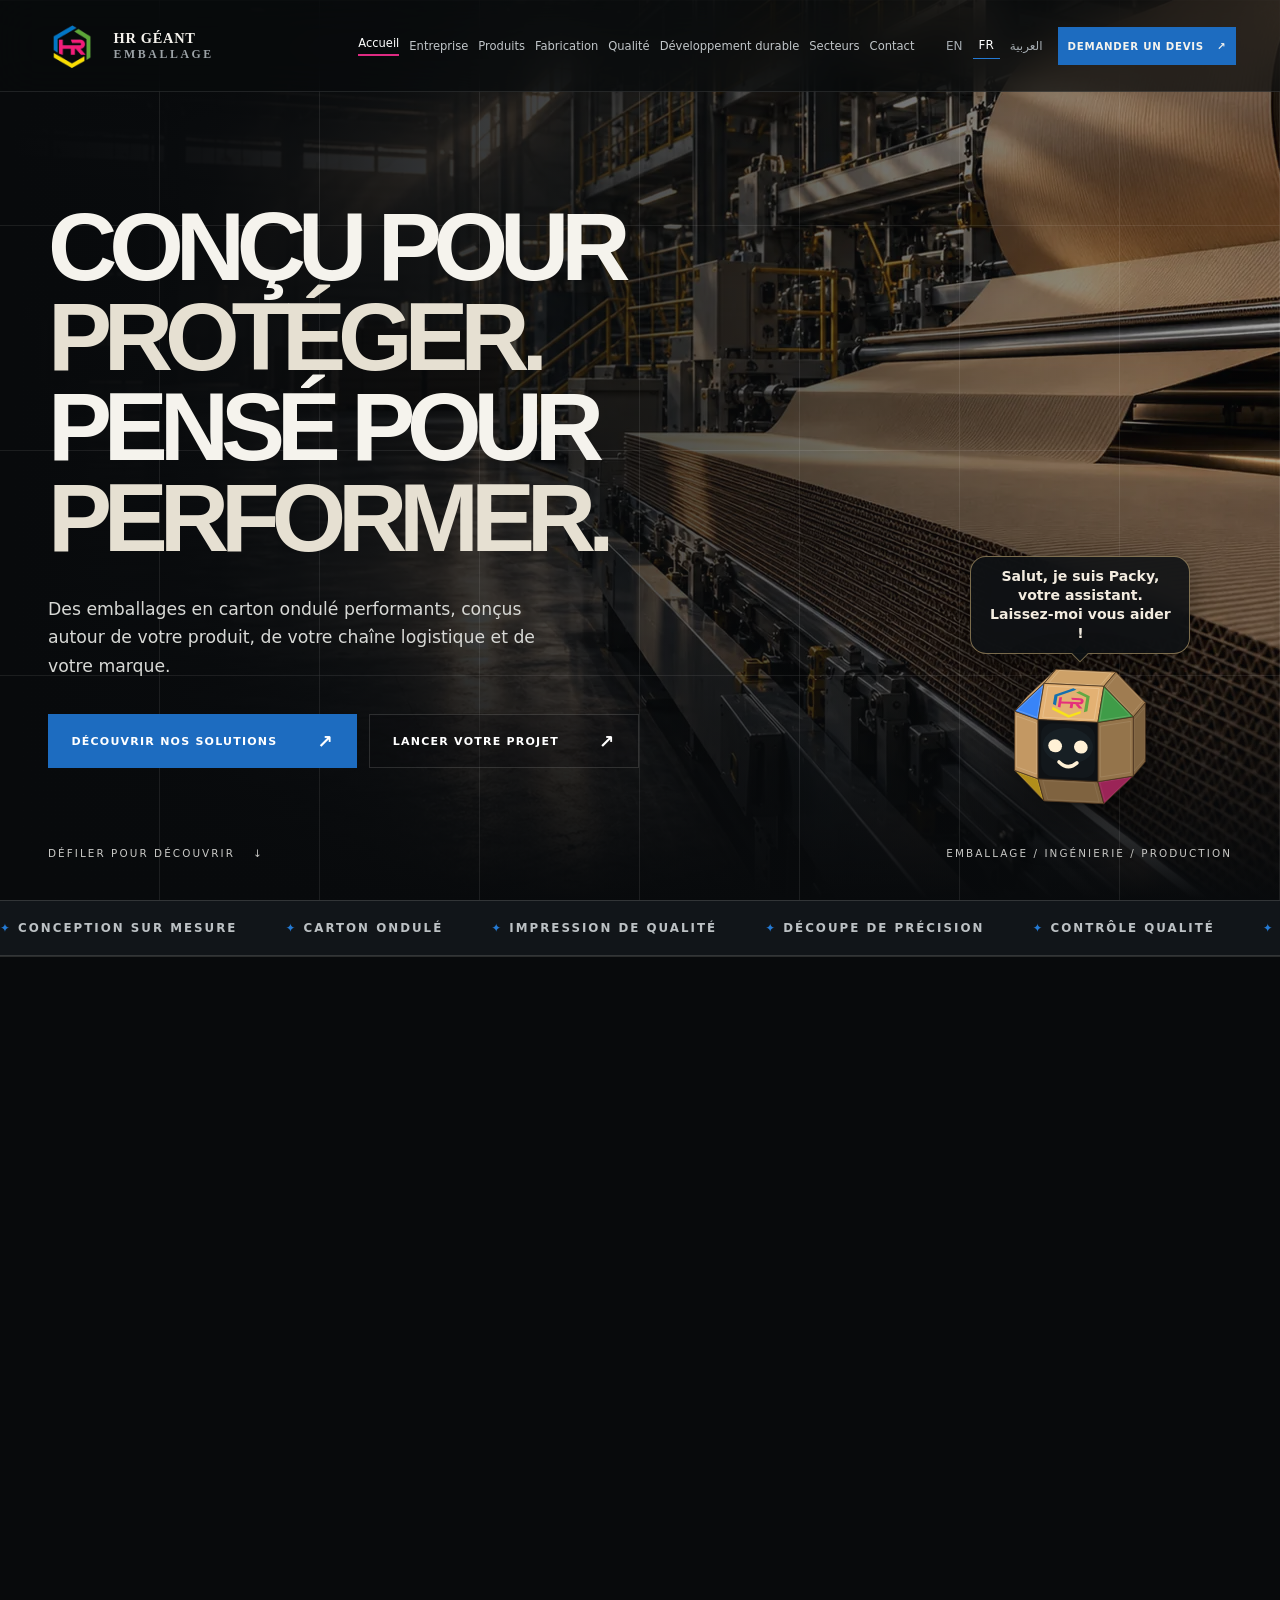
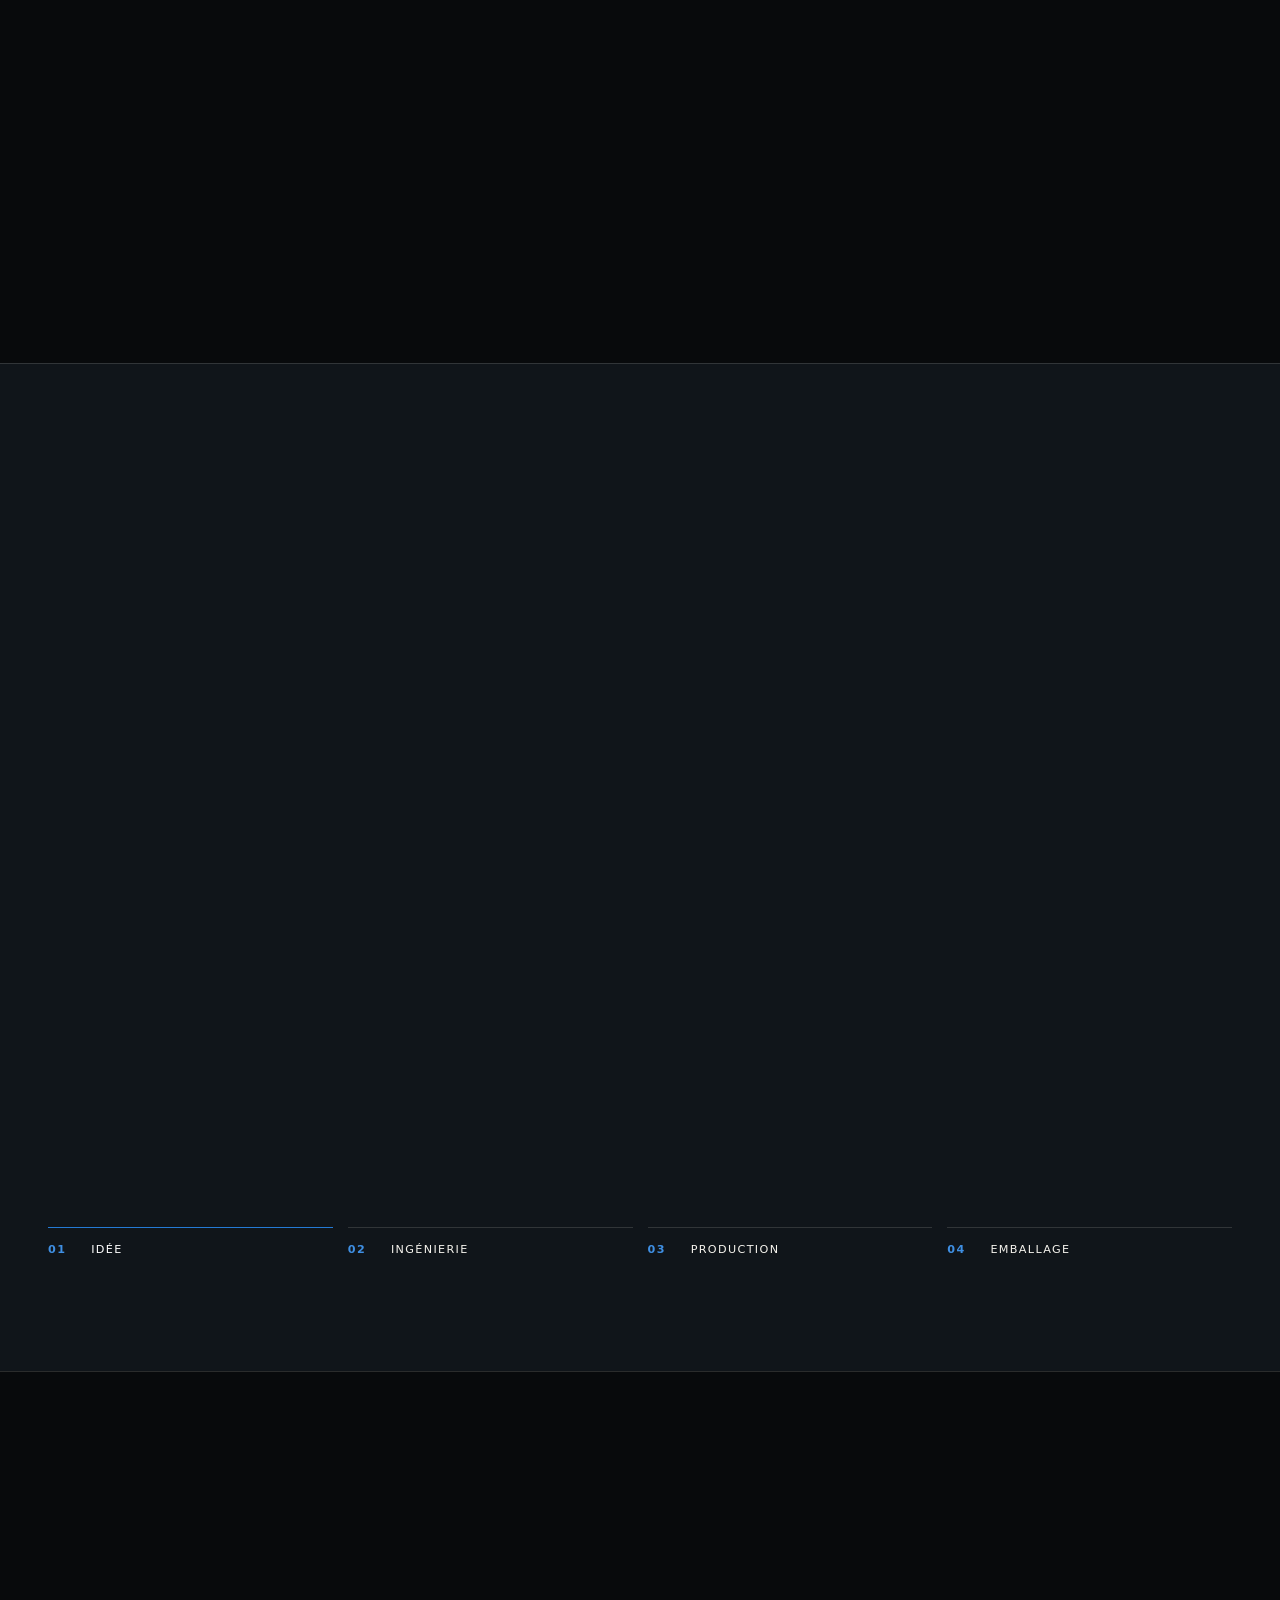
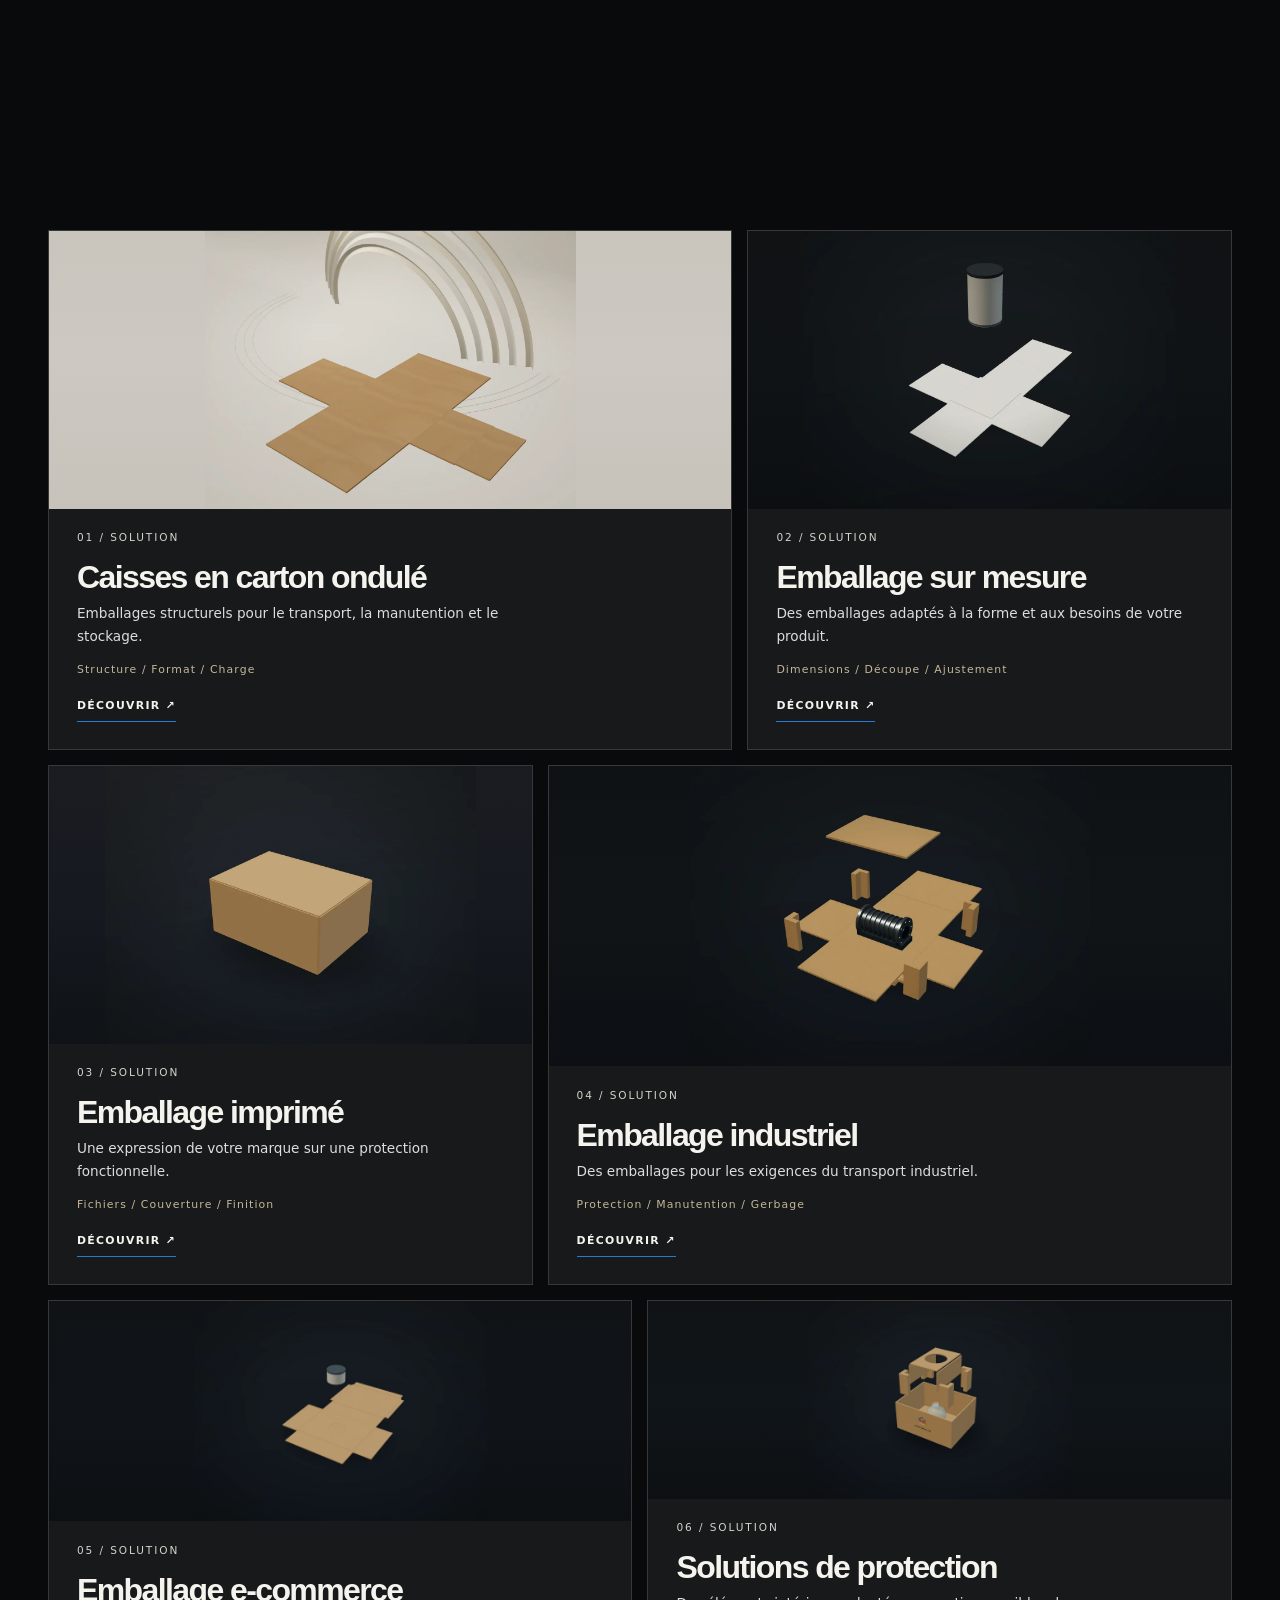
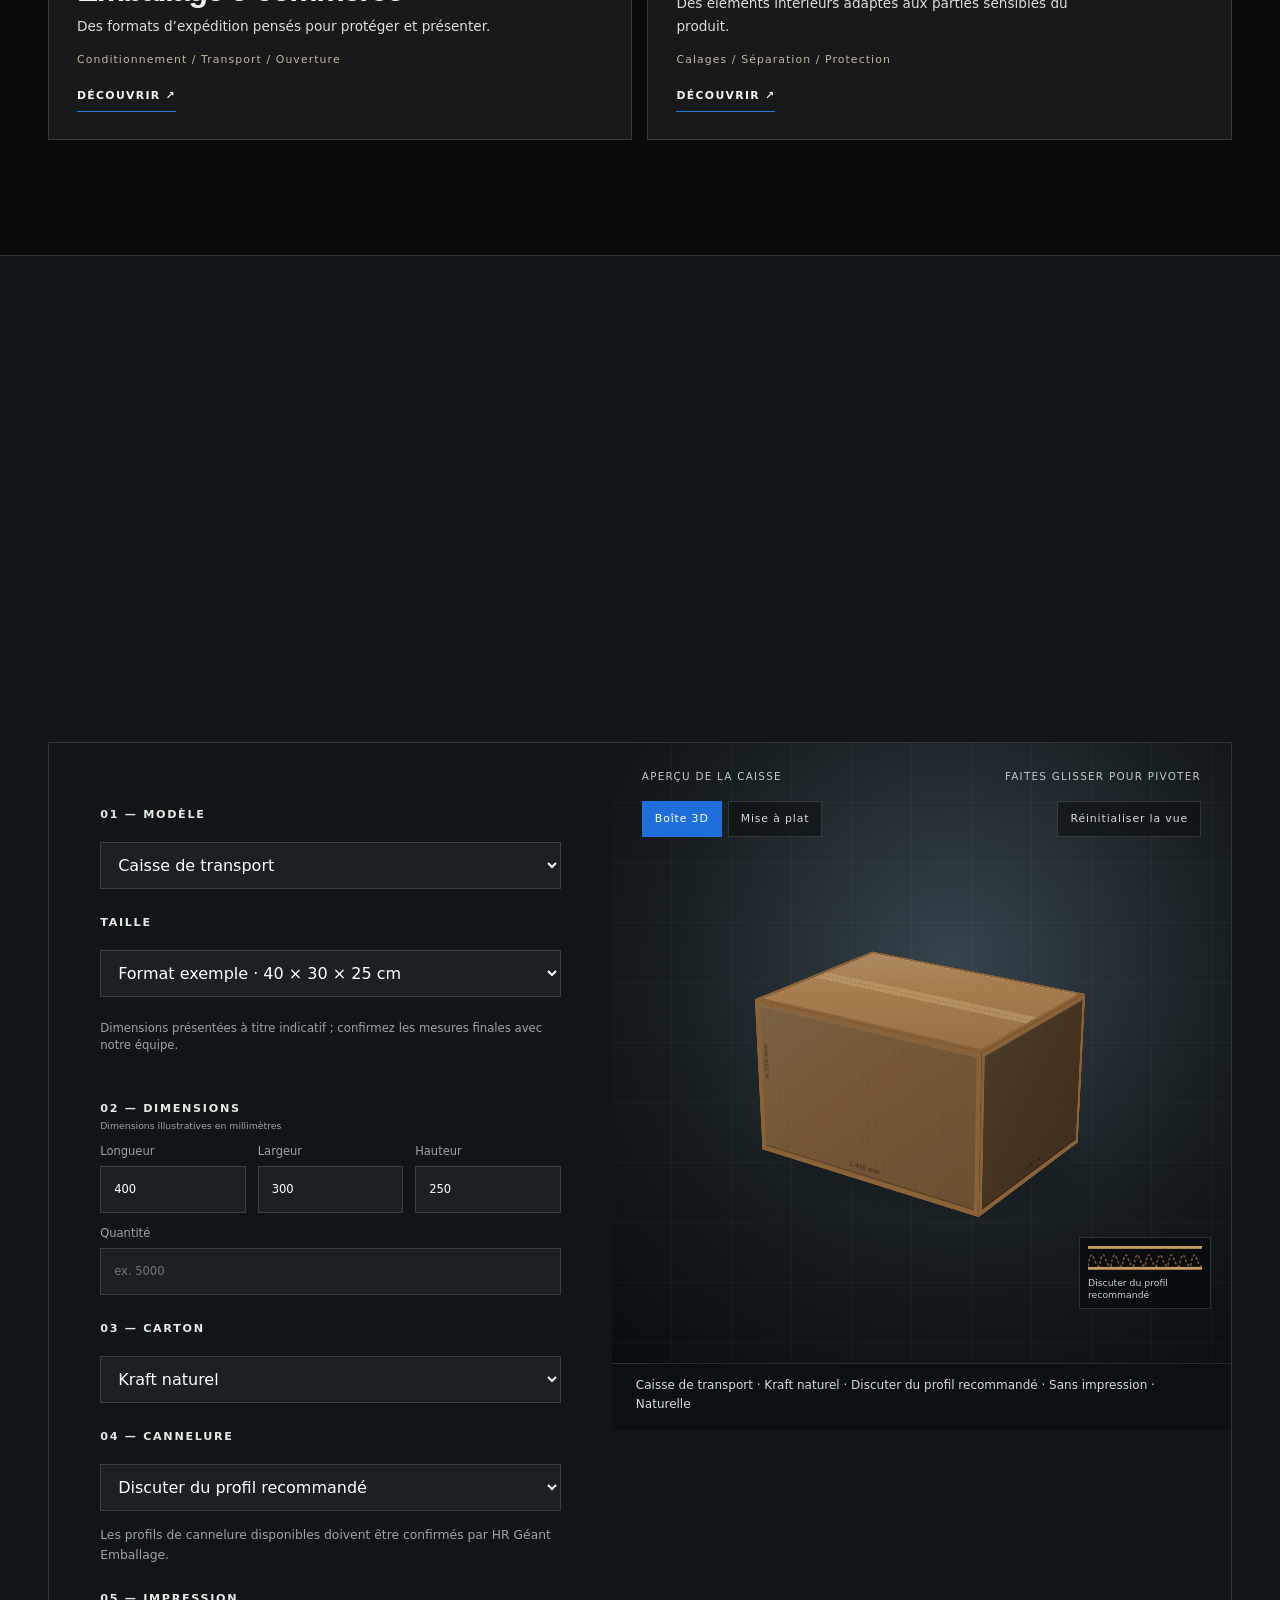
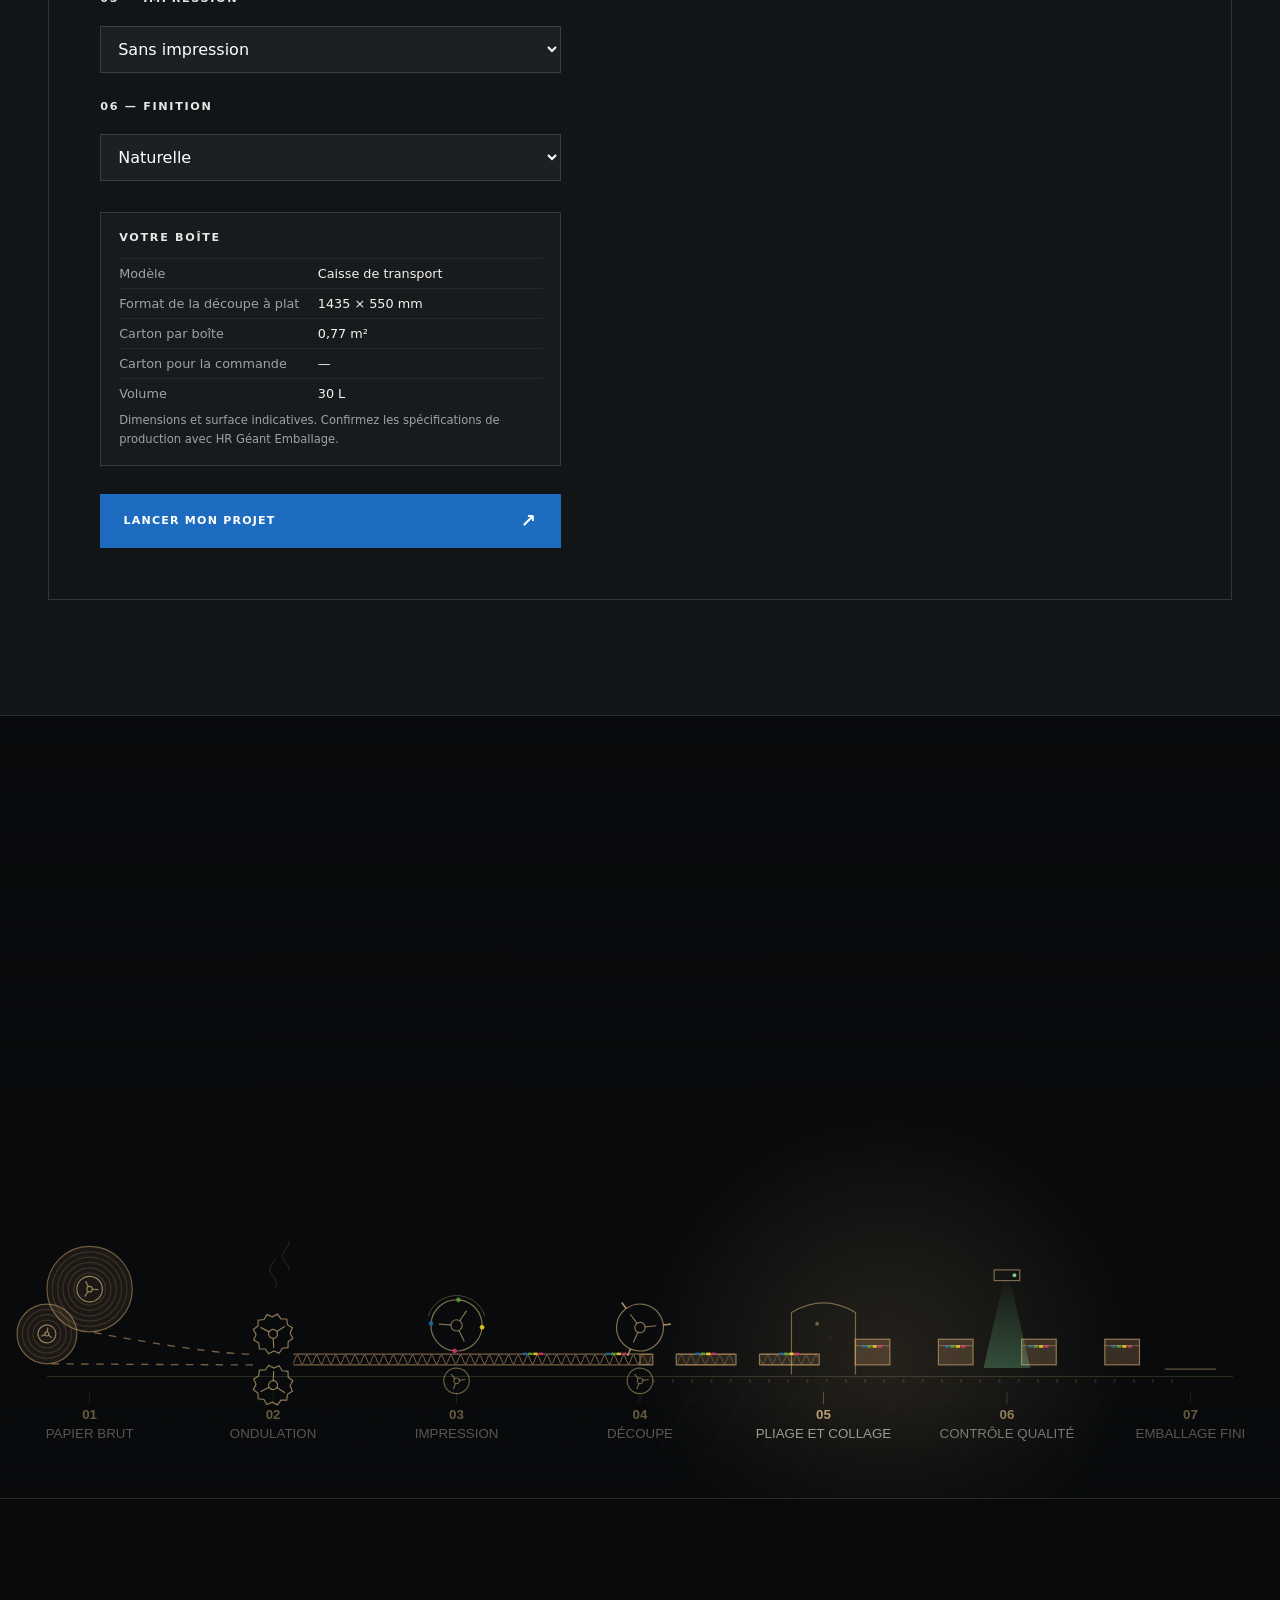
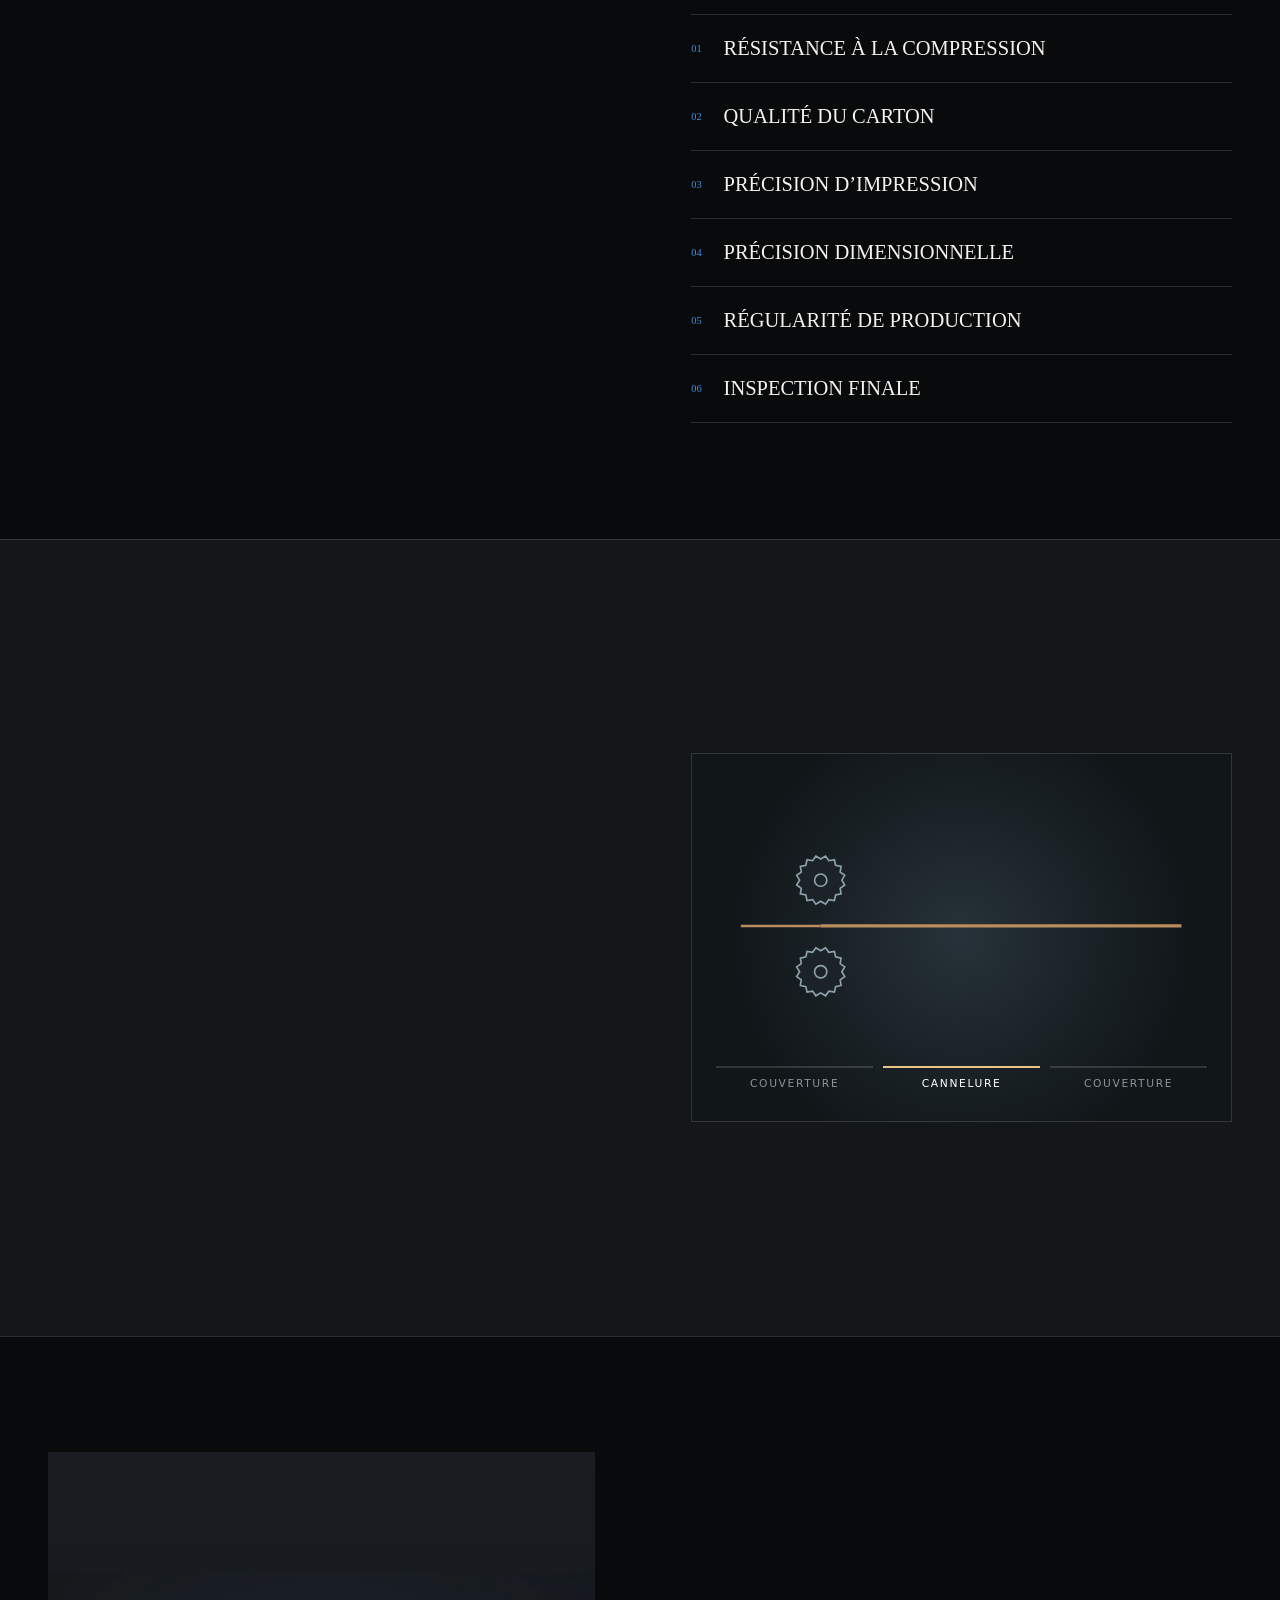
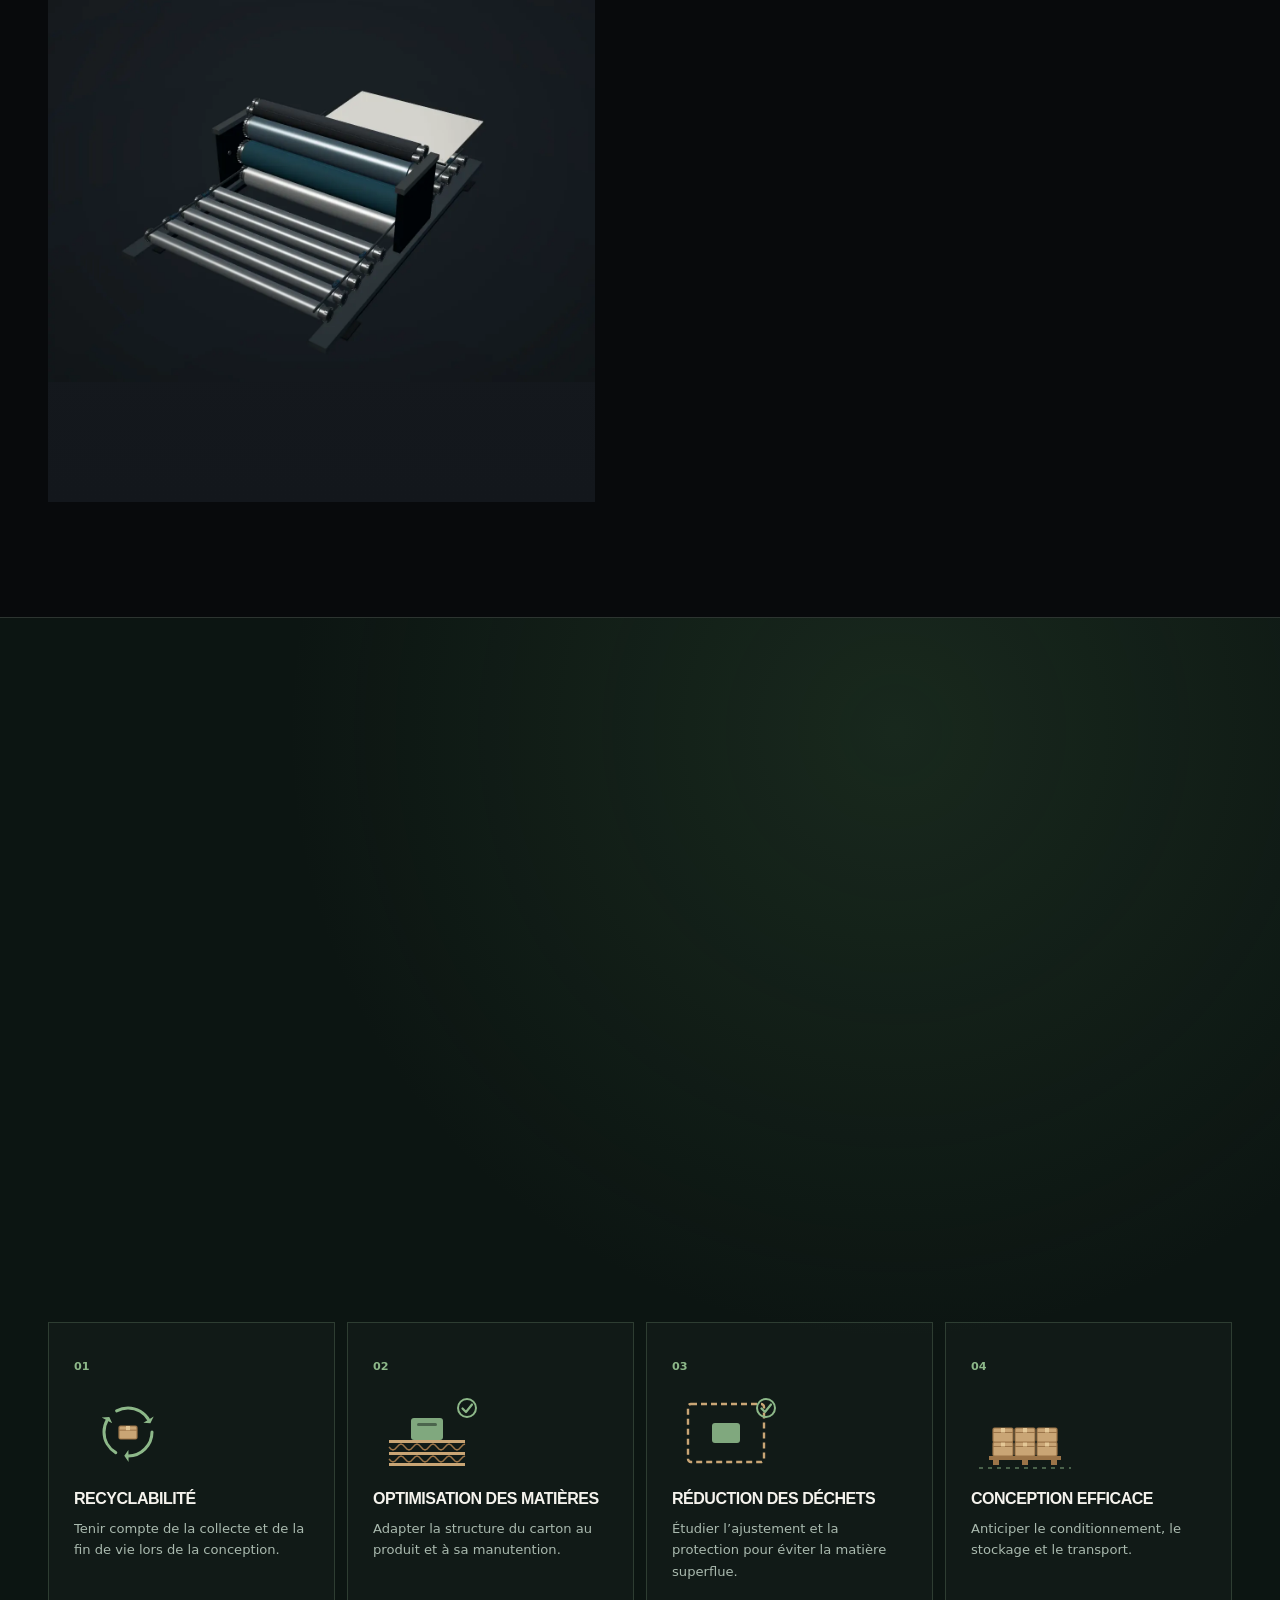
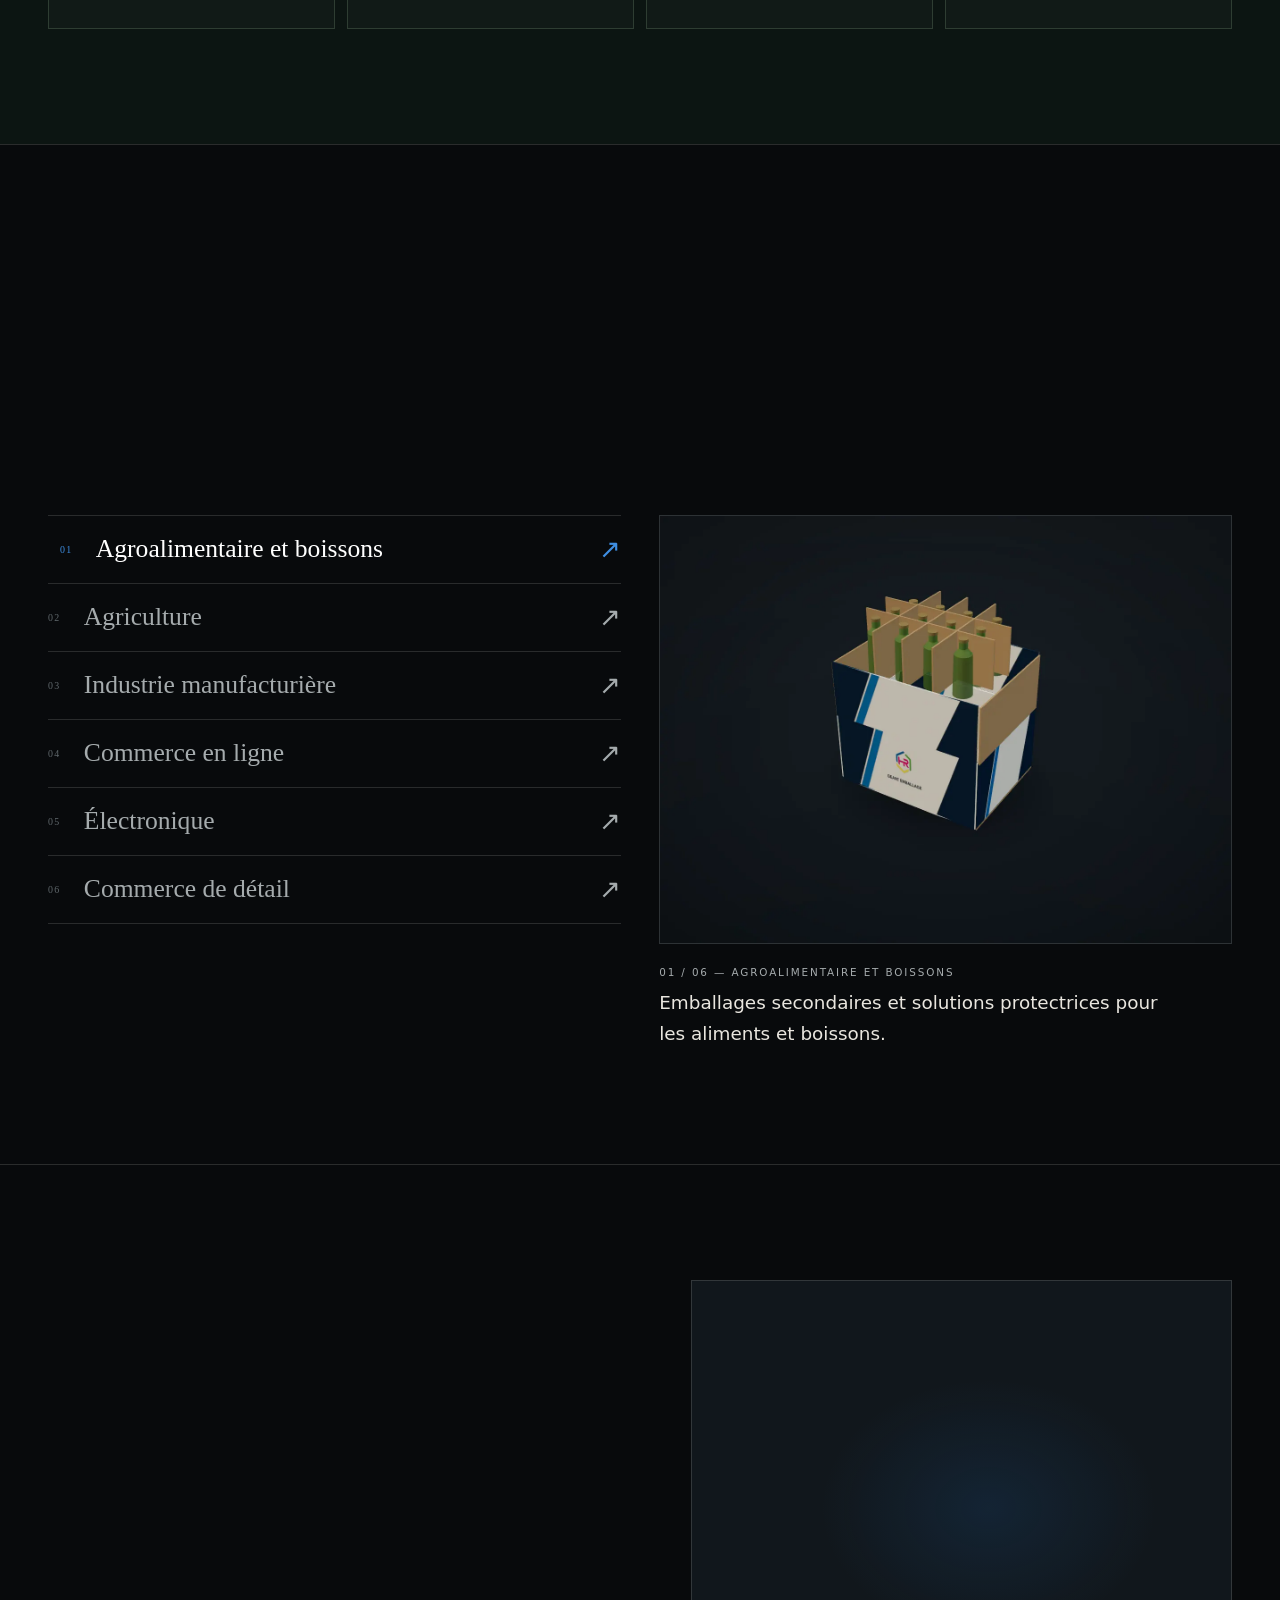
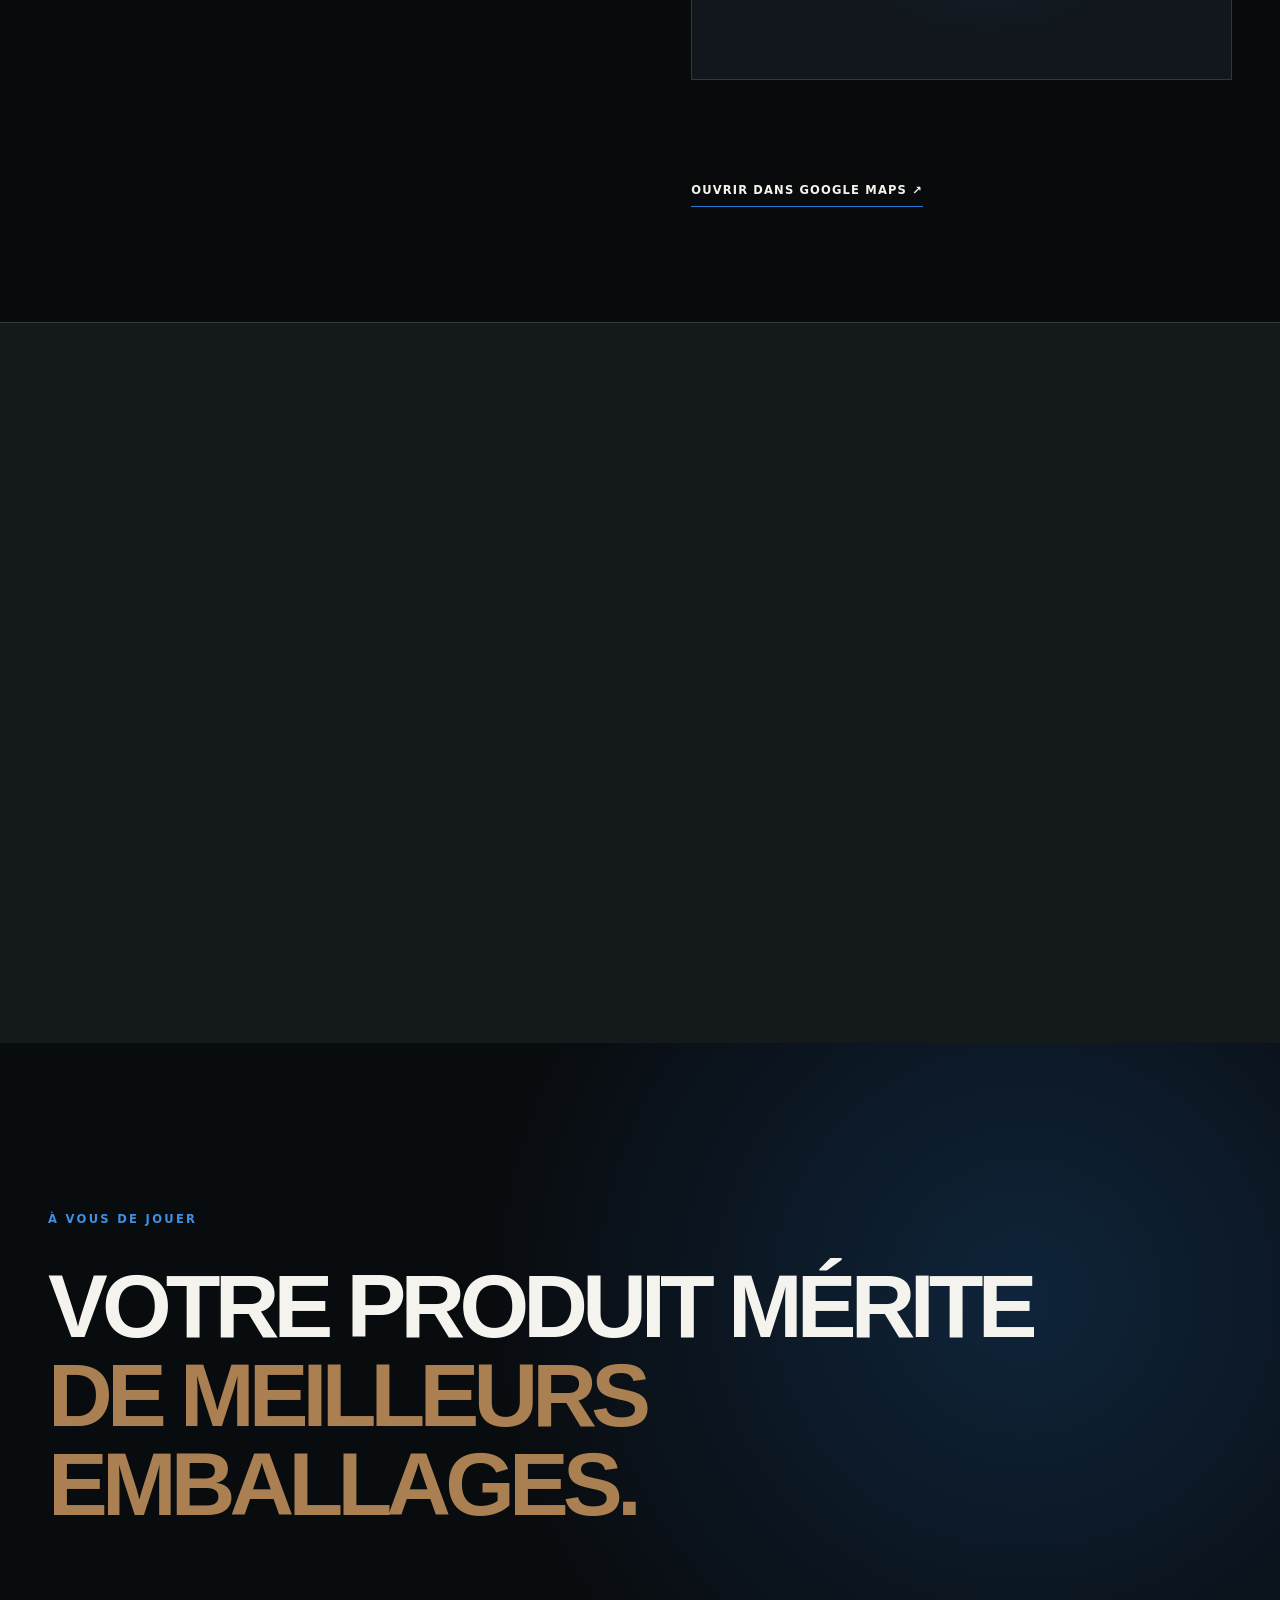
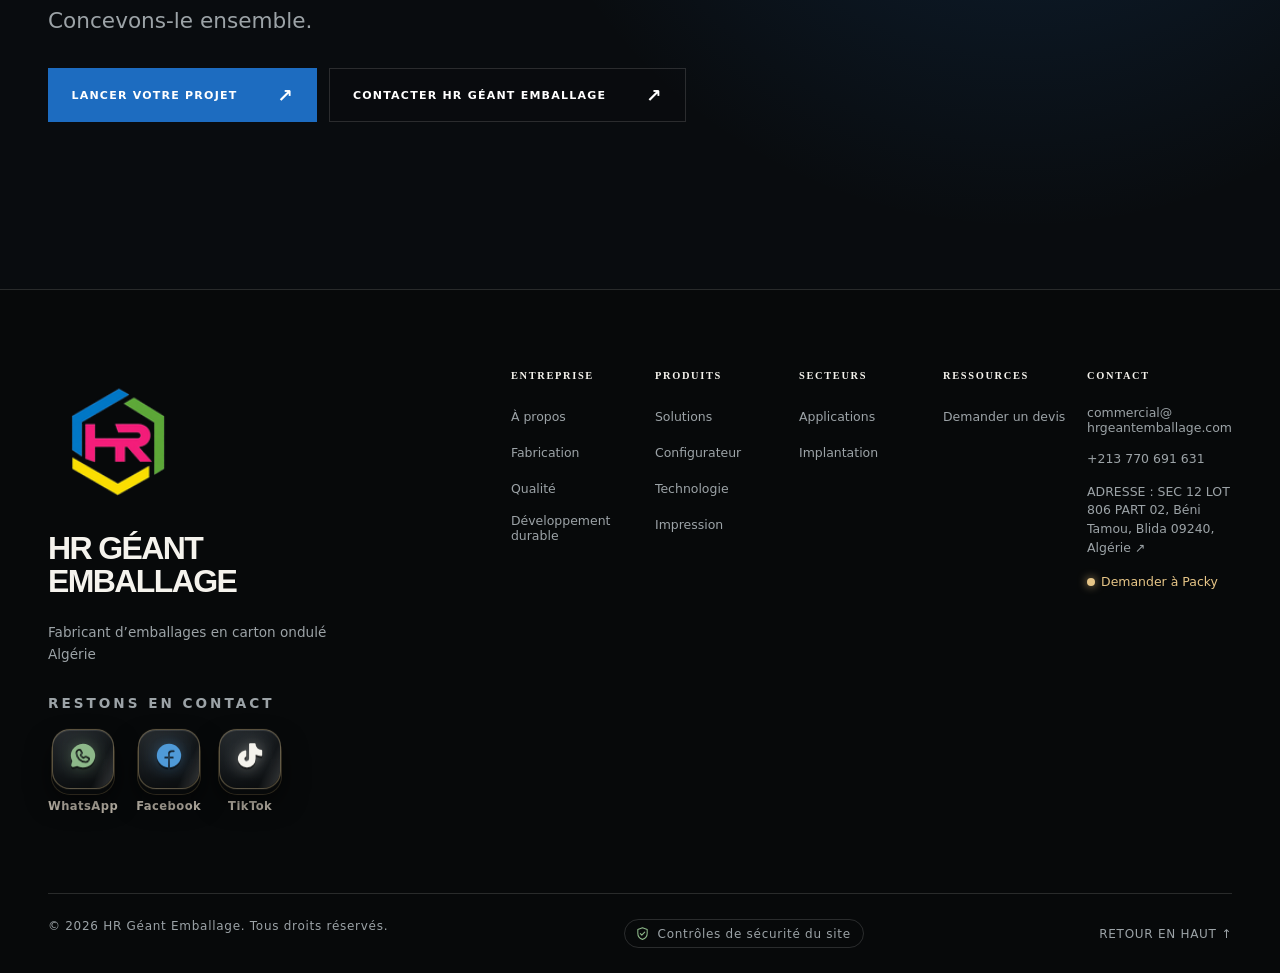
<file: fr/index.html>
<!doctype html>
<html lang="fr" dir="ltr">
<head>
  <meta charset="utf-8"><meta name="viewport" content="width=device-width,initial-scale=1">
  <meta http-equiv="Content-Security-Policy" content="default-src 'self'; base-uri 'self'; object-src 'none'; script-src 'self' 'sha256-FZolQqschYaQOvQdZRlsl/jLyex5/KZya+geHSCgaDA='; style-src 'self'; img-src 'self' data:; font-src 'self'; connect-src 'self'; form-action 'self'; frame-src https://www.google.com; upgrade-insecure-requests"><meta name="referrer" content="strict-origin-when-cross-origin"><title>Fabricant de carton ondulé en Algérie | HR Géant Emballage</title>
  <meta name="description" content="Fabricant de caisses en carton ondulé à Béni Tamou, Blida. Découvrez nos emballages sur mesure et imprimés pour vos projets professionnels en Algérie.">
  <link rel="canonical" href="https://www.hrgeantemballage.com/fr/">
  <meta property="og:type" content="website"><meta property="og:title" content="Fabricant de carton ondulé en Algérie | HR Géant Emballage"><meta property="og:description" content="Fabricant de caisses en carton ondulé à Béni Tamou, Blida. Découvrez nos emballages sur mesure et imprimés pour vos projets professionnels en Algérie."><meta property="og:url" content="https://www.hrgeantemballage.com/fr/"><meta property="og:image" content="https://www.hrgeantemballage.com/assets/images/hr-geant-emballage-social.jpg">
  <meta name="twitter:card" content="summary_large_image"><meta name="twitter:title" content="Fabricant de carton ondulé en Algérie | HR Géant Emballage"><meta name="twitter:description" content="Fabricant de caisses en carton ondulé à Béni Tamou, Blida. Découvrez nos emballages sur mesure et imprimés pour vos projets professionnels en Algérie."><meta name="twitter:image" content="https://www.hrgeantemballage.com/assets/images/hr-geant-emballage-social.jpg">
  <meta name="theme-color" content="#080a0c"><link rel="icon" href="../assets/logo.png" type="image/png"><link rel="preload" as="image" href="../assets/images/hero-factory.webp"><link rel="stylesheet" href="../assets/css/style.css?v=20261009frames"><script defer src="../assets/js/main.js?v=20261009frames"></script>
  <script type="application/ld+json">{"@context":"https://schema.org","@type":["Organization","LocalBusiness"],"@id":"https://www.hrgeantemballage.com/#organization","name":"HR Géant Emballage","url":"https://www.hrgeantemballage.com/","logo":"https://www.hrgeantemballage.com/assets/logo.png","email":"commercial@hrgeantemballage.com","telephone":"+213770691631","address":{"@type":"PostalAddress","streetAddress":"SEC 12 LOT 806 PART 02","addressLocality":"Béni Tamou","addressRegion":"Blida","postalCode":"09240","addressCountry":"DZ"},"sameAs":["https://www.facebook.com/hrgeantemballage/","https://www.tiktok.com/@hr.geant.emballage"]}</script>
<meta property="og:locale" content="fr_DZ"><meta property="og:image:width" content="1200"><meta property="og:image:height" content="630"><meta property="og:image:alt" content="HR Géant Emballage — emballages en carton ondulé fabriqués en Algérie"><link rel="alternate" hreflang="en" href="https://www.hrgeantemballage.com/"><link rel="alternate" hreflang="fr" href="https://www.hrgeantemballage.com/fr/"><link rel="alternate" hreflang="ar" href="https://www.hrgeantemballage.com/ar/"><link rel="alternate" hreflang="x-default" href="https://www.hrgeantemballage.com/"><link rel="stylesheet" href="../assets/css/manufacturing-section.css?v=20260927j"><link rel="stylesheet" href="../assets/css/guide.css?v=20260930dock1"><link rel="stylesheet" href="../assets/css/design-to-form.css?v=20260927m"><link rel="stylesheet" href="../assets/css/technology-layers.css?v=20260929b"><link rel="stylesheet" href="../assets/css/eco-principles.css?v=20260928g"><link rel="stylesheet" href="../assets/css/social-3d.css?v=20260928i"><link rel="stylesheet" href="../assets/css/security-checks.css?v=20260930paneldate2"></head>
<body>
  <a class="skip" href="#main">Aller au contenu</a>
  <header class="site-header" id="site-header"><div class="header-inner">
    <a class="brand" href="#home" aria-label="HR Géant Emballage, home"><img src="../assets/logo.png" width="58" height="58" alt="Emblème de HR Géant Emballage"><span>HR GÉANT<br><small>EMBALLAGE</small></span></a>
    <nav class="nav" id="site-nav" aria-label="Navigation principale"><a href="#home">Accueil</a><a href="#company">Entreprise</a><a href="#products">Produits</a><a href="#manufacturing">Fabrication</a><a href="#quality">Qualité</a><a href="#sustainability">Développement durable</a><a href="#industries">Secteurs</a><a href="#contact">Contact</a></nav>
    <div class="header-actions"><div class="language" aria-label="Langue"><a class="lang" data-lang="en" href="/" aria-current="false">EN</a><a class="lang active" data-lang="fr" href="../fr/" aria-current="page">FR</a><a class="lang" data-lang="ar" lang="ar" href="../ar/" aria-current="false">العربية</a></div><a class="header-quote" href="#contact">DEMANDER UN DEVIS <span aria-hidden="true">↗</span></a></div>
    <button class="menu-toggle" type="button" aria-label="Ouvrir le menu" aria-expanded="false" aria-controls="site-nav"><span></span><span></span></button>
  </div></header>
  <main id="main">
    <section class="hero" id="home" aria-labelledby="hero-title"><div class="hero-photo" role="img" aria-label="Environnement de production de carton ondulé"></div><div class="hero-grid"></div><div class="container hero-content"><!-- New heading copy: needs native review. --><h1 id="hero-title">CONÇU POUR<br><em>PROTÉGER.</em><br>PENSÉ POUR<br><em>PERFORMER.</em></h1><p class="hero-copy">Des emballages en carton ondulé performants, conçus autour de votre produit, de votre chaîne logistique et de votre marque.</p><div class="actions"><a class="button primary" href="#products">DÉCOUVRIR NOS SOLUTIONS <span>↗</span></a><a class="button quiet" href="#contact">LANCER VOTRE PROJET <span>↗</span></a></div></div><div class="hero-bottom container"><a href="#capabilities">DÉFILER POUR DÉCOUVRIR <span aria-hidden="true">↓</span></a><span>EMBALLAGE / INGÉNIERIE / PRODUCTION</span></div><div class="hero-object" aria-hidden="true"><div class="box-scene"><div class="box-cube"><div class="face front"><span class="box-imprint">HR</span></div><div class="face back"></div><div class="face right"></div><div class="face left"></div><div class="face top"></div><div class="face bottom"></div></div></div></div></section>
    <div class="capabilities" id="capabilities" aria-label="Capabilities"><div class="marquee-track"><span>✦ CONCEPTION SUR MESURE</span><span>✦ CARTON ONDULÉ</span><span>✦ IMPRESSION DE QUALITÉ</span><span>✦ DÉCOUPE DE PRÉCISION</span><span>✦ CONTRÔLE QUALITÉ</span><span>✦ PRODUCTION INDUSTRIELLE</span><span>✦ LIVRAISON FIABLE</span></div></div>
    <section class="section company" id="company"><div class="container company-grid"><div class="company-intro reveal"><p class="eyebrow">01 / L’ENTREPRISE</p><h2>NOUS NE FABRIQUONS PAS<br>SEULEMENT DES CAISSES.<br><span>NOUS CONCEVONS<br>DES EMBALLAGES.</span></h2></div><div class="company-side reveal"><p class="large-copy">Pensé pour le produit. Étudié pour chaque étape du parcours.</p><p>HR Géant Emballage fabrique des emballages en carton ondulé adaptés aux produits, aux exigences de manutention et aux besoins des marques. Des dimensions à la structure du carton, de l’impression à la finition, chaque décision part de l’usage prévu.</p><a class="text-link" href="#contact">PARLONS DE VOS BESOINS <span>↗</span></a><div class="company-image company-video"><video src="../assets/video/box-forming-loop.mp4" poster="../assets/video/box-forming-poster.jpg" width="1440" height="900" autoplay muted loop playsinline preload="auto" disablepictureinpicture disableremoteplayback aria-label="Animation : une feuille de carton ondulé est découpée, rainée et pliée pour former une caisse"></video></div></div></div></section>
    <section class="section transformation" id="engineering"><div class="container"><div class="section-heading reveal"><p class="eyebrow">02 / DU DESSIN À LA FORME</p><h2>UNE IDÉE PREND<br><i>FORME.</i></h2><p>Du premier tracé technique à un emballage prêt à être étudié pour la production.</p></div><div class="transform-stage reveal"><div class="blueprint" aria-hidden="true"><div class="dieline"><span></span><span></span><span></span><span></span><span></span></div></div><div class="transform-arrow" aria-hidden="true">→</div><div class="sketch-box" aria-hidden="true"><span>HR</span></div></div><ol class="phase-list"><li><b>01</b> IDÉE</li><li><b>02</b> INGÉNIERIE</li><li><b>03</b> PRODUCTION</li><li><b>04</b> EMBALLAGE</li></ol></div></section>
    <section class="section products" id="products"><div class="container"><div class="section-heading reveal"><p class="eyebrow">03 / SOLUTIONS D’EMBALLAGE</p><h2>LA FORME SUIT<br><i>LA FONCTION.</i></h2><p>Six points de départ pour créer un emballage adapté au produit et à son parcours.</p></div><div class="product-grid" id="product-grid"></div></div></section>
    <section class="section configurator" id="configurator"><div class="container"><div class="section-heading reveal"><p class="eyebrow">04 / APERÇU INTERACTIF</p><h2>CONCEVEZ VOTRE<br><i>EMBALLAGE.</i></h2><p>Explorez une représentation indicative. Les dimensions finales, les matériaux et les détails de fabrication sont définis lors du devis.</p></div><div class="config-layout"><form class="config-controls" id="config-form"><label class="config-label" for="box-style">01 — MODÈLE</label><select id="box-style"><option value="shipping">Caisse de transport</option><option value="pizza">Boîte à pizza</option><option value="tacos">Boîte à tacos / restauration rapide</option><option value="dates">Boîte à dattes / Deglet Nour</option><option value="cake">Boîte à gâteaux et pâtisseries</option><option value="burger">Boîte à burger</option><option value="sandwich">Boîte à sandwich</option><option value="takeaway">Boîte pour repas à emporter</option><option value="produce">Caisse fruits et légumes</option><option value="beverage">Carton pour bouteilles</option><option value="ecommerce">Boîte d’expédition e-commerce</option><option value="gift">Coffret cadeau</option><option value="cosmetics">Boîte cosmétique</option><option value="pharma">Boîte pharmaceutique</option><option value="industrial">Caisse industrielle</option><option value="custom">Boîte sur mesure — votre design</option></select><label class="config-label" for="box-size">TAILLE</label><select id="box-size"><option value="custom">Dimensions personnalisées</option></select><p class="field-note config-style-note">Dimensions présentées à titre indicatif ; confirmez les mesures finales avec notre équipe.</p><div class="config-label">02 — DIMENSIONS <small>Dimensions illustratives en millimètres</small></div><div class="dimension-fields"><label>Longueur<input type="number" id="length" min="20" max="1200" value="400" inputmode="numeric"></label><label>Largeur<input type="number" id="width" min="20" max="1200" value="300" inputmode="numeric"></label><label>Hauteur<input type="number" id="height" min="20" max="1200" value="250" inputmode="numeric"></label></div><label class="config-label" for="board">03 — CARTON</label><select id="board"><option value="kraft">Kraft naturel</option><option value="white">Surface blanche</option></select><label class="config-label" for="flute">04 — CANNELURE</label><select id="flute"><option value="unspecified">Discuter du profil recommandé</option><option value="single">Simple cannelure — aperçu</option><option value="double">Double cannelure — aperçu</option></select><p class="field-note">Les profils de cannelure disponibles doivent être confirmés par HR Géant Emballage.</p><label class="config-label" for="printing">05 — IMPRESSION</label><select id="printing"><option value="none">Sans impression</option><option value="mark">Marquage</option><option value="graphic">Motif imprimé</option></select><label class="config-label" for="finishing">06 — FINITION</label><select id="finishing"><option value="natural">Naturelle</option><option value="matte">Aspect mat</option><option value="smooth">Aspect lisse</option></select><a class="button primary config-cta" id="config-cta" href="#contact">LANCER MON PROJET <span>↗</span></a></form><div class="config-preview" aria-label="Aperçu interactif d’une caisse"><div class="preview-grid"></div><p class="preview-caption">APERÇU DE LA CAISSE <span>FAITES GLISSER POUR PIVOTER</span></p><div class="preview-box" id="preview-box"><div class="preview-top"></div><div class="preview-front"><span class="preview-print">HR</span></div><div class="preview-side"></div></div></div></div></div></section>
    <section class="section mfg-anim" id="manufacturing" aria-labelledby="manufacturing-title"><canvas class="mfg-canvas" aria-hidden="true"></canvas><div class="container mfg-content"><div class="section-heading reveal"><p class="eyebrow light">05 / PARCOURS DE FABRICATION</p><h2 id="manufacturing-title">FABRICATION MODERNE<br>POUR DES EMBALLAGES<br><i>PERFORMANTS.</i></h2></div></div><ol class="timeline mfg-steps mfg-sr" id="timeline"><li><b>01</b><span>PAPIER BRUT</span></li><li><b>02</b><span>ONDULATION</span></li><li><b>03</b><span>IMPRESSION</span></li><li><b>04</b><span>DÉCOUPE</span></li><li><b>05</b><span>PLIAGE ET COLLAGE</span></li><li><b>06</b><span>CONTRÔLE QUALITÉ</span></li><li><b>07</b><span>EMBALLAGE FINI</span></li></ol></section>
    <section class="section quality" id="quality"><div class="container quality-grid"><div class="section-heading reveal"><p class="eyebrow">06 / CRITÈRES DE QUALITÉ</p><h2>LA PRÉCISION<br>À CHAQUE <i>ÉTAPE.</i></h2><p>Des critères de qualité adaptés à votre produit et à votre chaîne logistique.</p></div><div class="quality-list"><div><span>01</span> RÉSISTANCE À LA COMPRESSION</div><div><span>02</span> QUALITÉ DU CARTON</div><div><span>03</span> PRÉCISION D’IMPRESSION</div><div><span>04</span> PRÉCISION DIMENSIONNELLE</div><div><span>05</span> RÉGULARITÉ DE PRODUCTION</div><div><span>06</span> INSPECTION FINALE</div></div></div></section>
    <section class="section technology" id="technology"><div class="container technology-grid"><div class="section-heading reveal"><p class="eyebrow">07 / TECHNOLOGIE DU CARTON ONDULÉ</p><h2>LA RÉSISTANCE<br>SE TROUVE DANS <i>LES COUCHES.</i></h2><p>Le carton ondulé associe des couvertures planes à une couche de cannelure. Sa spécification dépend de la charge, de la manutention et des exigences d’impression.</p></div><div class="board-diagram" role="img" aria-label="Schéma du carton ondulé : couverture, cannelure, couverture"><div class="board-liner"></div><div class="board-flute"></div><div class="board-liner"></div><div class="board-labels"><span>COUVERTURE</span><span>CANNELURE</span><span>COUVERTURE</span></div></div></div></section>
    <section class="section printing" id="printing-section"><div class="container printing-grid"><div class="printing-image printing-image--video"><video class="printing-video" poster="../assets/videos/frames/print-brand-poster.webp" autoplay muted loop playsinline preload="metadata" disablepictureinpicture disableremoteplayback aria-label="Animation : une feuille de carton passe dans une presse offset et devient une boîte imprimée HR GEANT EMBALLAGE"><source src="../assets/videos/print-brand.mp4" type="video/mp4" media="(prefers-reduced-motion: no-preference)"><img src="../assets/videos/frames/print-brand-still.webp" loading="lazy" width="1280" height="960" alt="Une boîte imprimée HR GEANT EMBALLAGE produite sur presse offset"></video></div><div class="section-heading reveal"><p class="eyebrow">08 / IMPRESSION ET MARQUE</p><h2>VOTRE MARQUE.<br>IMPRIMÉE AVEC<br><i>PRÉCISION.</i></h2><p>L’emballage peut devenir une expression concrète de votre marque. Partagez vos fichiers et votre application pour étudier la solution d’impression appropriée.</p></div></div></section>
    <section class="section sustainability" id="sustainability"><div class="container"><div class="section-heading reveal"><p class="eyebrow">09 / CONCEPTION RESPONSABLE</p><h2>DE MEILLEURS EMBALLAGES.<br>POUR UN AVENIR <i>PLUS RESPONSABLE.</i></h2><p>Une conception réfléchie peut optimiser l’utilisation de matière et prendre en compte tout le parcours de l’emballage. Demandez à notre équipe quelles options et recommandations de fin de vie conviennent à votre application.</p></div><div class="principle-grid"><article><b>01</b><h3>RECYCLABILITÉ</h3><p>Tenir compte de la collecte et de la fin de vie lors de la conception.</p></article><article><b>02</b><h3>OPTIMISATION DES MATIÈRES</h3><p>Adapter la structure du carton au produit et à sa manutention.</p></article><article><b>03</b><h3>RÉDUCTION DES DÉCHETS</h3><p>Étudier l’ajustement et la protection pour éviter la matière superflue.</p></article><article><b>04</b><h3>CONCEPTION EFFICACE</h3><p>Anticiper le conditionnement, le stockage et le transport.</p></article></div></div></section>
    <section class="section industries" id="industries"><div class="container"><div class="section-heading reveal"><p class="eyebrow">10 / APPLICATIONS</p><h2>PENSÉ POUR<br><i>VOTRE SECTEUR.</i></h2></div><div class="industry-layout"><div class="industry-list" id="industry-list"><button type="button" class="selected" data-detail="Emballages secondaires et solutions protectrices pour les aliments et boissons.">Agroalimentaire et boissons <span>↗</span></button><button type="button" data-detail="Solutions d’emballage pour les produits agricoles et leur manutention.">Agriculture <span>↗</span></button><button type="button" data-detail="Emballages de transport industriel adaptés aux dimensions du produit.">Industrie manufacturière <span>↗</span></button><button type="button" data-detail="Caisses d’expédition adaptées et expérience d’ouverture soignée.">Commerce en ligne <span>↗</span></button><button type="button" data-detail="Emballages protecteurs pour les produits électroniques sensibles.">Électronique <span>↗</span></button><button type="button" data-detail="Présentoirs et emballages d’expédition à l’image de la marque.">Commerce de détail <span>↗</span></button></div><div class="industry-visual"><div class="industry-stage"><img src="../assets/videos/frames/app-food-beverage-still.webp" loading="lazy" width="1280" height="960" alt="Caisse pour boissons avec bouteilles et séparateurs"></div><div class="industry-caption"><small>APPLICATION D’EMBALLAGE</small><p id="industry-detail">Emballages secondaires et formats de transport protecteurs pour l’agroalimentaire et les boissons.</p></div></div></div></div></section>
    
    <section class="section location" id="location"><div class="container location-grid"><div class="section-heading reveal"><p class="eyebrow">11 / NOTRE IMPLANTATION</p><h2>ANCRÉS EN<br><i>ALGÉRIE.</i></h2><p>Parlons de vos besoins d’emballage et de livraison.</p></div><div class="map-panel map-panel-live"><iframe title="Carte satellite près de SARL HR Géant Emballage, Béni Tamou" src="https://www.google.com/maps/embed/v1/place?key=AIzaSyBlt3gyPqkhJZSO6As2Da5w4U6GiTUF67o&amp;q=SARL%20HR%20Geant%20Emballage%2C%20Beni%20Tamou%2C%20Blida%2C%20Algeria&amp;zoom=16&amp;maptype=satellite" loading="lazy" referrerpolicy="strict-origin-when-cross-origin" allowfullscreen></iframe></div><a class="map-open" href="https://maps.app.goo.gl/yAm1rDiVZAZTmzLy6" target="_blank" rel="noopener noreferrer">OUVRIR DANS GOOGLE MAPS ↗</a></div></section>
    <section class="section contact" id="contact"><div class="container contact-grid"><div class="section-heading reveal"><p class="eyebrow">12 / DEMANDE DE DEVIS</p><h2>CONSTRUISONS<br>VOTRE <i>EMBALLAGE.</i></h2><p>Parlons de votre projet d’emballage.</p><a class="button primary" href="mailto:commercial@hrgeantemballage.com">ÉCRIRE À NOTRE ÉQUIPE COMMERCIALE ↗</a><a class="button quiet contact-phone" href="tel:+213770691631">APPELER LE +213 770 691 631 ↗</a><p class="contact-status" id="form-status" role="status"></p></div><form class="quote-form" id="quote-form" hidden enctype="multipart/form-data"><input class="hp-field" type="text" name="_gotcha" tabindex="-1" autocomplete="off" aria-hidden="true"><div class="form-pair"><label>Nom complet <input required name="full_name" autocomplete="name" placeholder="Votre nom"></label><label>Entreprise <input required name="company" autocomplete="organization" placeholder="Nom de l’entreprise"></label></div><div class="form-pair"><label>Pays <input required name="country" autocomplete="country-name" placeholder="Pays"></label><label>Adresse e-mail <input required name="email" type="email" autocomplete="email" placeholder="nom@entreprise.com"></label></div><div class="form-pair"><label>Téléphone <input name="phone" type="tel" autocomplete="tel" placeholder="Avec indicatif pays"></label><label>WhatsApp <input name="whatsapp" type="tel" placeholder="Avec indicatif pays"></label></div><div class="form-pair"><label>Type d’emballage <select name="packaging_type"><option value="">Choisissez un type</option><option>Caisses en carton ondulé</option><option>Emballage sur mesure</option><option>Emballage imprimé</option><option>Emballage industriel</option><option>Emballage e-commerce</option><option>Solutions de protection</option></select></label><label>Quantité <input name="quantity" type="number" min="1" placeholder="Unités estimées"></label></div><div class="form-pair"><label>Dimensions de la caisse <input name="dimensions" id="quote-dimensions" placeholder="L × l × H en mm"></label><label>Exigences d’impression <input name="printing_requirements" id="quote-printing" placeholder="Zone imprimée, couleurs, fichiers"></label></div><label>Description du projet <textarea required name="project_description" rows="5" placeholder="Produit, manutention, calendrier et autres exigences"></textarea></label><label class="upload">Fichier graphique / plan technique <input name="artwork" type="file" accept=".pdf,.png,.jpg,.jpeg,.webp,.ai,.eps" aria-describedby="upload-hint"><small id="upload-hint">PDF, AI, EPS ou image · 10 Mo maximum</small></label><button class="button primary" type="submit">DEMANDER MON DEVIS <span>↗</span></button></form></div></section>
    <section class="final-cta"><div class="container"><p class="eyebrow">À VOUS DE JOUER</p><h2>VOTRE PRODUIT MÉRITE<br><i>DE MEILLEURS EMBALLAGES.</i></h2><p>Concevons-le ensemble.</p><div class="actions"><a class="button primary" href="#contact">LANCER VOTRE PROJET <span>↗</span></a><a class="button quiet" href="#contact">CONTACTER HR GÉANT EMBALLAGE <span>↗</span></a></div></div></section>
  </main>
  <footer class="footer"><div class="container"><div class="footer-top"><div class="footer-brand"><img src="../assets/logo.png" width="140" height="140" alt="Emblème de HR Géant Emballage"><h2>HR GÉANT<br>EMBALLAGE</h2><p>Fabricant d’emballages en carton ondulé<br>Algérie</p><div class="social-3d"><p class="social-title">RESTONS EN CONTACT</p><div class="social-row"><a class="s3d s3d-wa" href="https://wa.me/213770691631?text=Bonjour%20HR%20G%C3%A9ant%20Emballage%2C%20j%E2%80%99ai%20une%20demande%20d%E2%80%99emballage." target="_blank" rel="noopener noreferrer" aria-label="Discuter avec nous sur WhatsApp (nouvel onglet)"><span class="s3d-tile"><svg viewBox="0 0 81.92 81.92" aria-hidden="true" focusable="false" fill="currentColor"><g><path d="M40.96 7.68a33.289 33.289 0 0 0 -29.18 49.293l-2.735 9.573a5.12 5.12 0 0 0 6.329 6.33l9.573 -2.735A33.282 33.282 0 1 0 40.96 7.68m7.72 53.76c-0.01 0.007 -0.027 0 -0.04 0A28.16 28.16 0 0 1 20.48 33.24 11.524 11.524 0 0 1 32 21.76a4.778 4.778 0 0 1 4.138 2.401l3.741 6.547a5.126 5.126 0 0 1 -0.055 5.174l-2.276 3.793a12.813 12.813 0 0 0 4.696 4.697l3.792 -2.276a5.126 5.126 0 0 1 5.174 -0.055l6.547 3.741A4.774 4.774 0 0 1 60.16 49.92a11.524 11.524 0 0 1 -11.48 11.52"/><path d="M43.664 49.491a2.56 2.56 0 0 1 -2.367 0.14 17.93 17.93 0 0 1 -9.008 -9.008 2.56 2.56 0 0 1 0.14 -2.367l3.004 -5.008L31.796 26.883A6.397 6.397 0 0 0 25.6 33.247 23.04 23.04 0 0 0 48.64 56.32h0.033a6.397 6.397 0 0 0 6.364 -6.196L48.672 46.486Z"/></g></svg></span><span class="s3d-name">WhatsApp</span></a><a class="s3d s3d-fb" href="https://www.facebook.com/hrgeantemballage/" target="_blank" rel="noopener noreferrer" aria-label="Suivez-nous sur Facebook (nouvel onglet)"><span class="s3d-tile"><svg viewBox="0 0 81.92 81.92" aria-hidden="true" focusable="false" fill="currentColor"><path d="M74.24 40.96a33.325 33.325 0 0 1 -30.72 33.182v-25.502h7.68a2.56 2.56 0 0 0 0 -5.12h-7.68v-7.68a5.126 5.126 0 0 1 5.12 -5.12h5.12a2.56 2.56 0 0 0 0 -5.12h-5.12a10.252 10.252 0 0 0 -10.24 10.24v7.68H30.72a2.56 2.56 0 0 0 0 5.12h7.68v25.502A33.281 33.281 0 1 1 74.24 40.96"/></svg></span><span class="s3d-name">Facebook</span></a><a class="s3d s3d-tt" href="https://www.tiktok.com/@hr.geant.emballage" target="_blank" rel="noopener noreferrer" aria-label="Suivez-nous sur TikTok (nouvel onglet)"><span class="s3d-tile"><svg viewBox="0 0 81.92 81.92" aria-hidden="true" focusable="false" fill="currentColor"><path d="M74.24 26.88v12.8a2.56 2.56 0 0 1 -2.56 2.56 33.056 33.056 0 0 1 -15.36 -3.747V49.92a24.32 24.32 0 1 1 -28.609 -23.942A2.56 2.56 0 0 1 30.72 28.498v13.324a2.56 2.56 0 0 1 -1.461 2.312A6.401 6.401 0 1 0 38.4 49.92V8.96a2.56 2.56 0 0 1 2.56 -2.56h12.8a2.56 2.56 0 0 1 2.56 2.56 15.377 15.377 0 0 0 15.36 15.36 2.56 2.56 0 0 1 2.56 2.56"/></svg></span><span class="s3d-name">TikTok</span></a></div></div></div><div class="footer-links"><div><h3>ENTREPRISE</h3><a href="#company">À propos</a><a href="#manufacturing">Fabrication</a><a href="#quality">Qualité</a><a href="#sustainability">Développement durable</a></div><div><h3>PRODUITS</h3><a href="#products">Solutions</a><a href="#configurator">Configurateur</a><a href="#technology">Technologie</a><a href="#printing-section">Impression</a></div><div><h3>SECTEURS</h3><a href="#industries">Applications</a><a href="#location">Implantation</a></div><div><h3>RESSOURCES</h3><a href="#contact">Demander un devis</a></div><div><h3>CONTACT</h3><a href="mailto:commercial@hrgeantemballage.com?subject=Demande%20d%E2%80%99emballage">commercial@<wbr>hrgeantemballage.com</a><a href="tel:+213770691631" dir="ltr">+213 770 691 631</a><a class="footer-map" href="https://maps.app.goo.gl/yAm1rDiVZAZTmzLy6" target="_blank" rel="noopener noreferrer" aria-label="Ouvrir l’adresse dans Google Maps (nouvel onglet)">ADRESSE : SEC 12 LOT 806 PART 02, Béni Tamou, Blida 09240, Algérie ↗</a><a href="#contact" class="footer-packy" data-hrg-open="contact">Demander à Packy</a></div></div></div><div class="footer-bottom"><span>© 2026 HR Géant Emballage. Tous droits réservés.</span><a href="#home">RETOUR EN HAUT ↑</a></div></div></footer>
  <a class="whatsapp" id="whatsapp-link" hidden target="_blank" rel="noopener noreferrer" aria-label="Contacter HR Géant Emballage sur WhatsApp"><svg viewbox="0 0 32 32" aria-hidden="true"><path fill="currentColor" d="M16 .9A14.8 14.8 0 0 0 3.2 23.2L1 31l8-2.1A14.9 14.9 0 1 0 16 .9zm0 27A12 12 0 0 1 9.9 26l-.4-.2-4.7 1.2 1.2-4.6-.3-.5A12 12 0 1 1 16 27.9zm6.6-9c-.4-.2-2.2-1.1-2.6-1.2-.3-.1-.6-.2-.8.2-.3.4-1 1.2-1.2 1.4-.2.2-.4.3-.8.1-.4-.2-1.6-.6-3-1.9-1.1-1-1.9-2.3-2.1-2.7-.2-.4 0-.6.2-.8l.6-.7c.2-.2.3-.4.4-.7.1-.3 0-.5 0-.7l-1.2-2.8c-.3-.7-.6-.6-.8-.6h-.7c-.3 0-.7.1-1 .5s-1.3 1.3-1.3 3.1 1.4 3.6 1.6 3.8c.2.3 2.7 4.2 6.6 5.8.9.4 1.7.6 2.2.8.9.3 1.8.2 2.5.1.8-.1 2.2-.9 2.5-1.8.3-.9.3-1.6.2-1.8-.1-.2-.3-.3-.7-.5z"></path></svg></a>
<script defer src="../assets/js/manufacturing-section.js?v=20260927m"></script><script defer src="../assets/js/design-to-form.js?v=20260927m"></script><script defer src="../assets/js/technology-layers.js?v=20260928f"></script><script defer src="../assets/js/eco-principles.js?v=20260928g"></script><script defer src="../assets/js/packy-character.js?v=20260930tour9"></script><script defer src="../assets/js/guide.js?v=20260930dock1"></script><script defer src="../assets/js/security-checks.js?v=20260930tour9"></script></body></html>
</file>
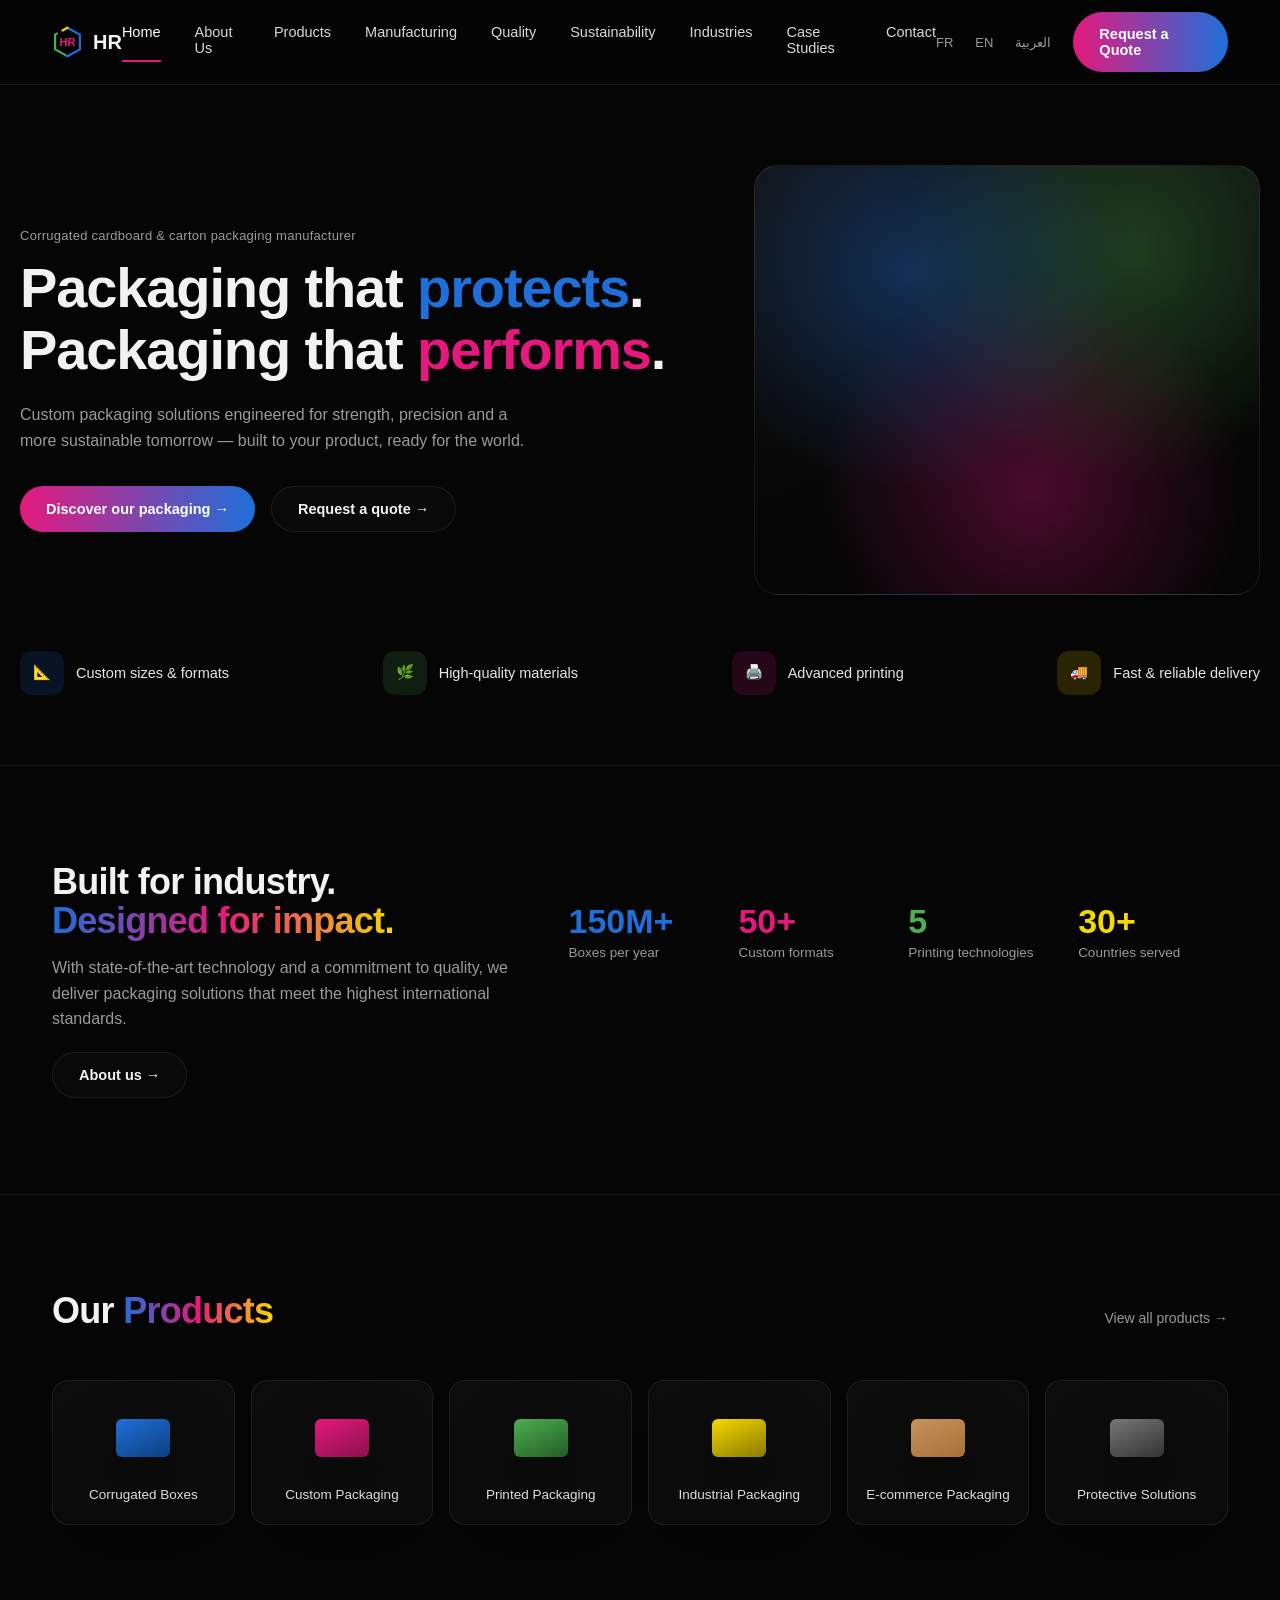
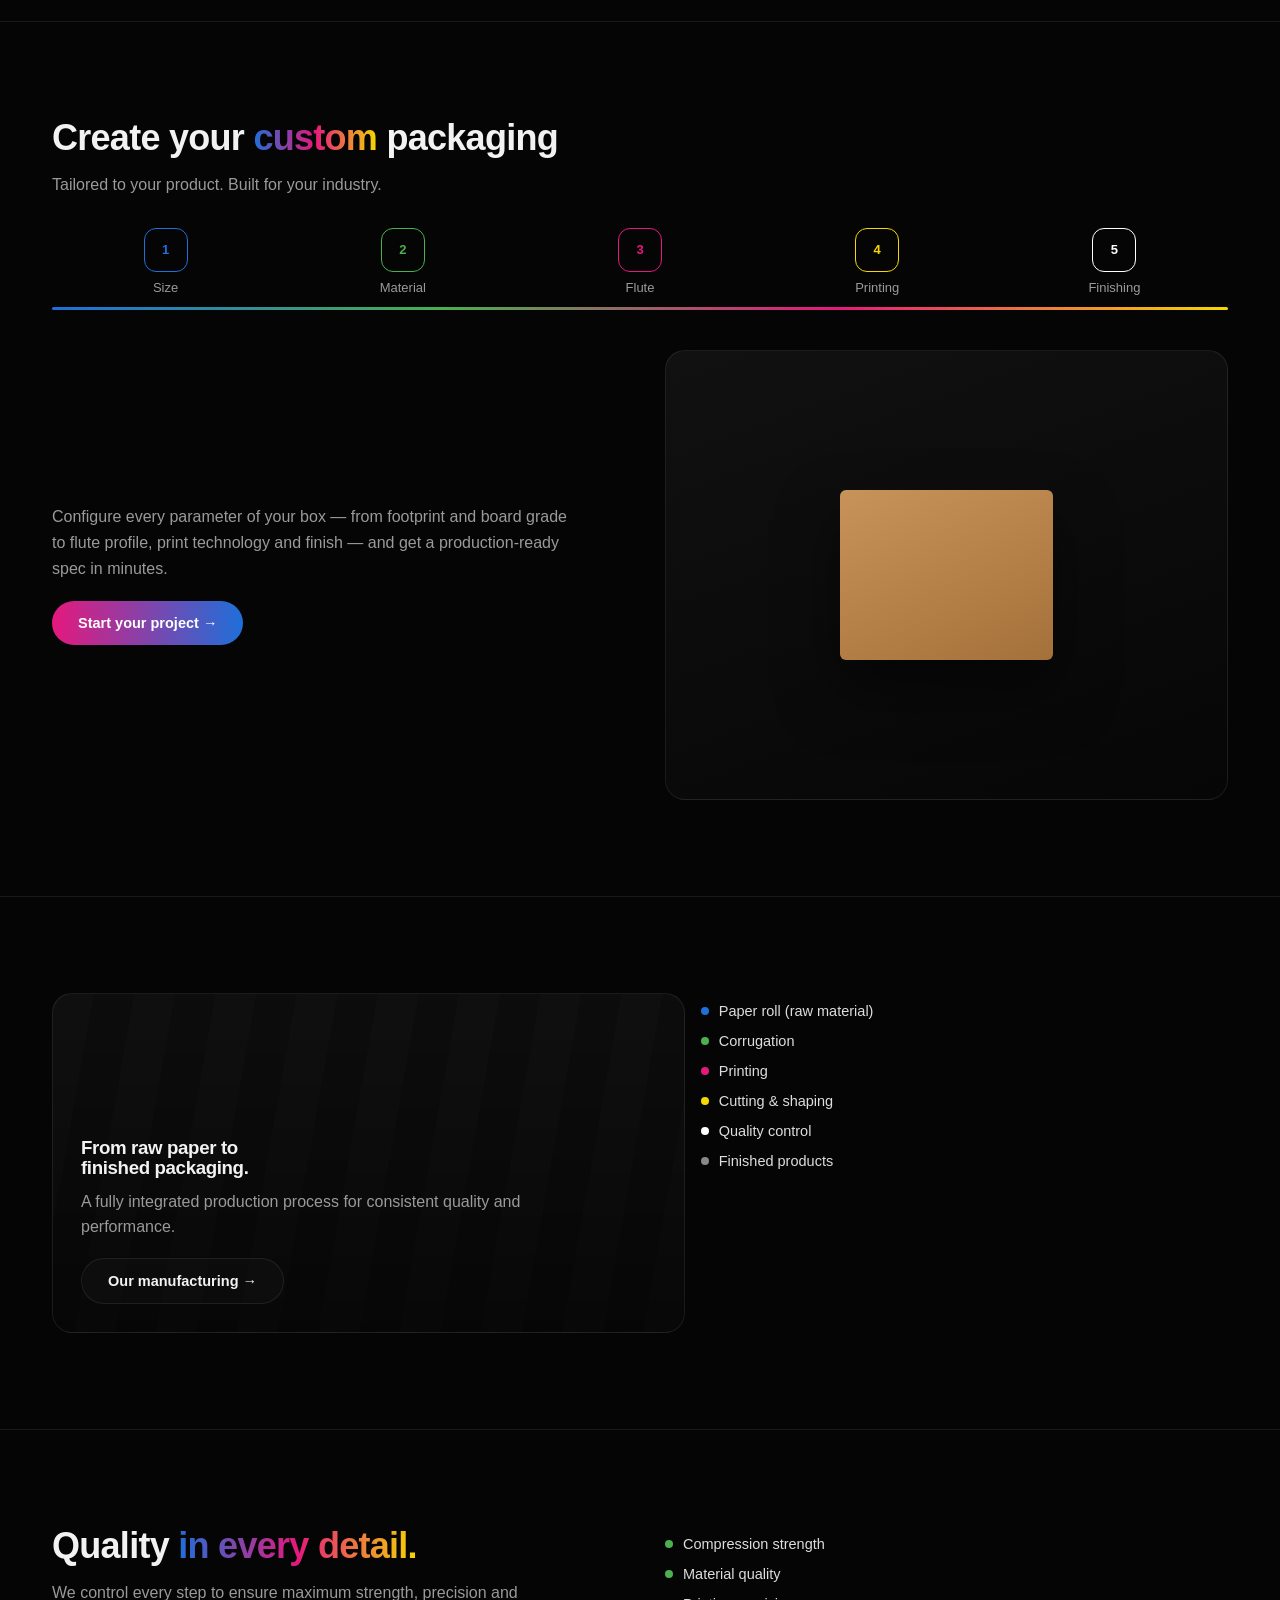
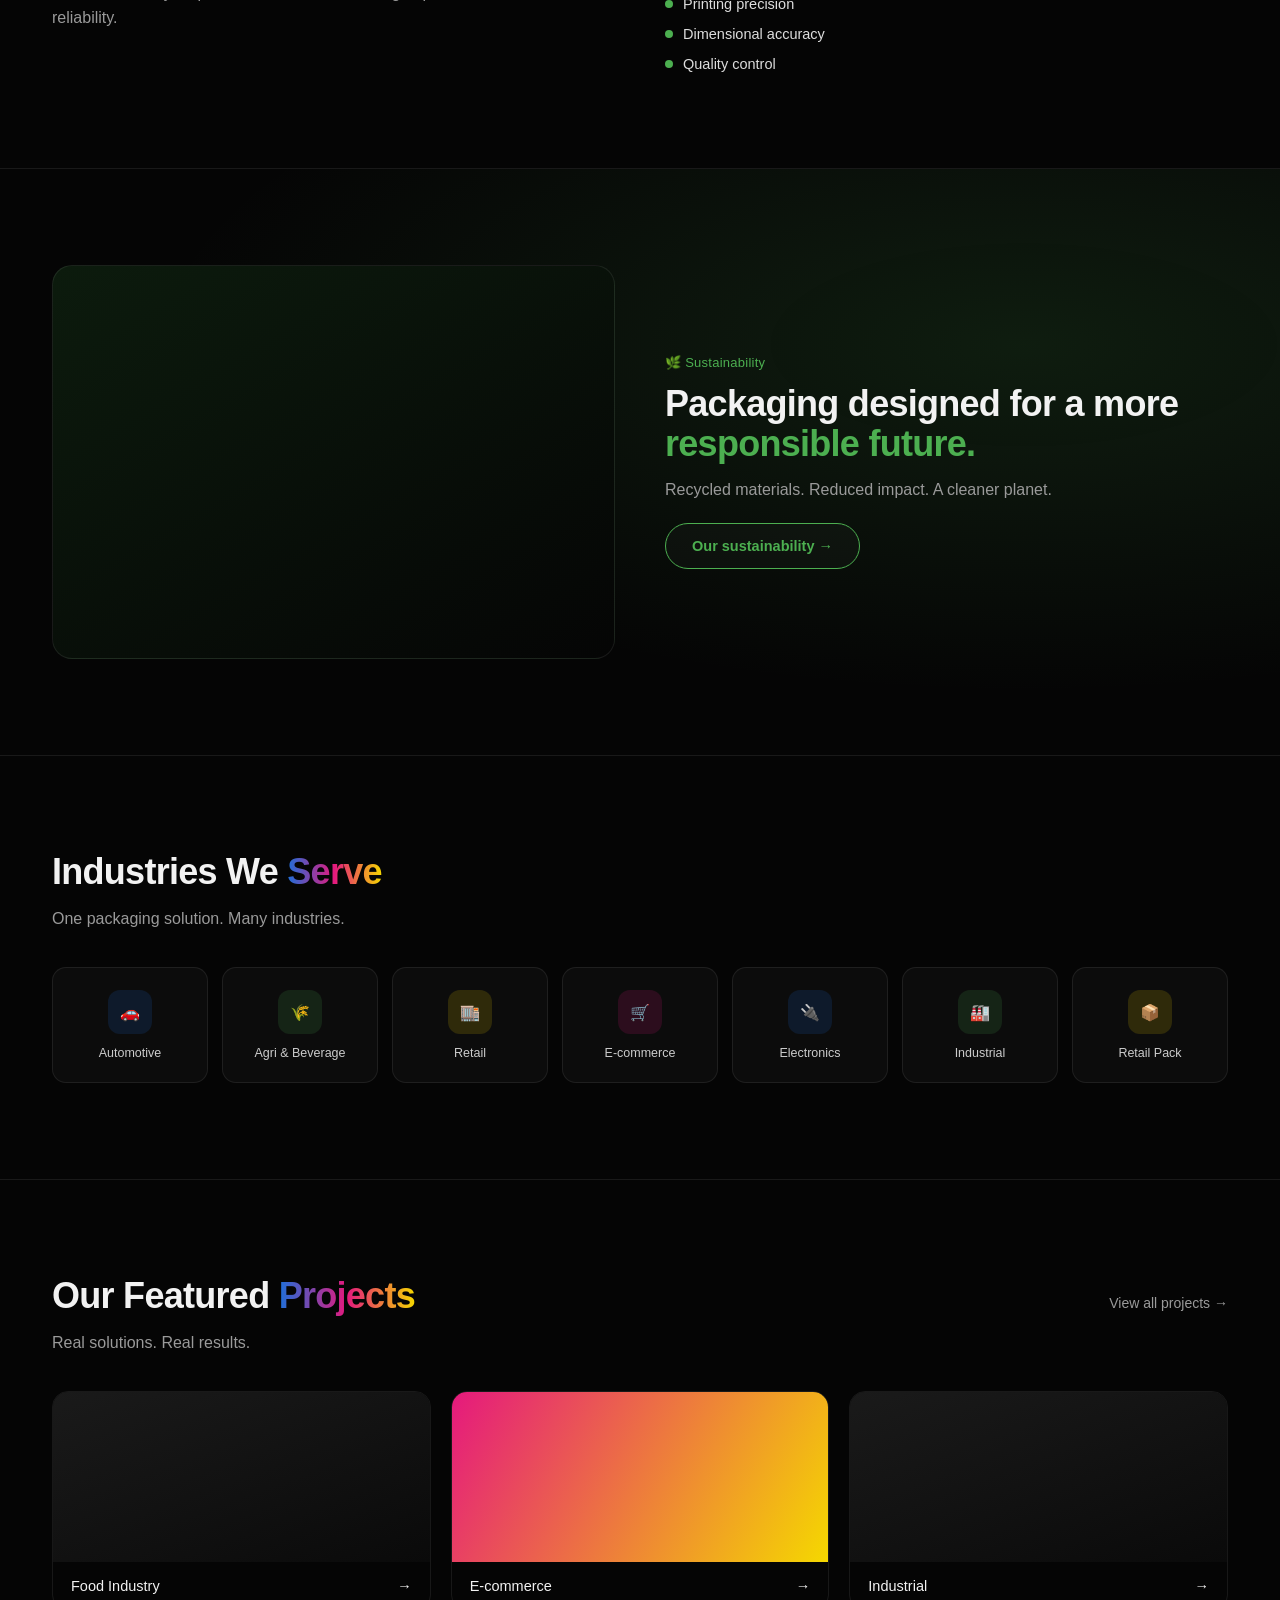
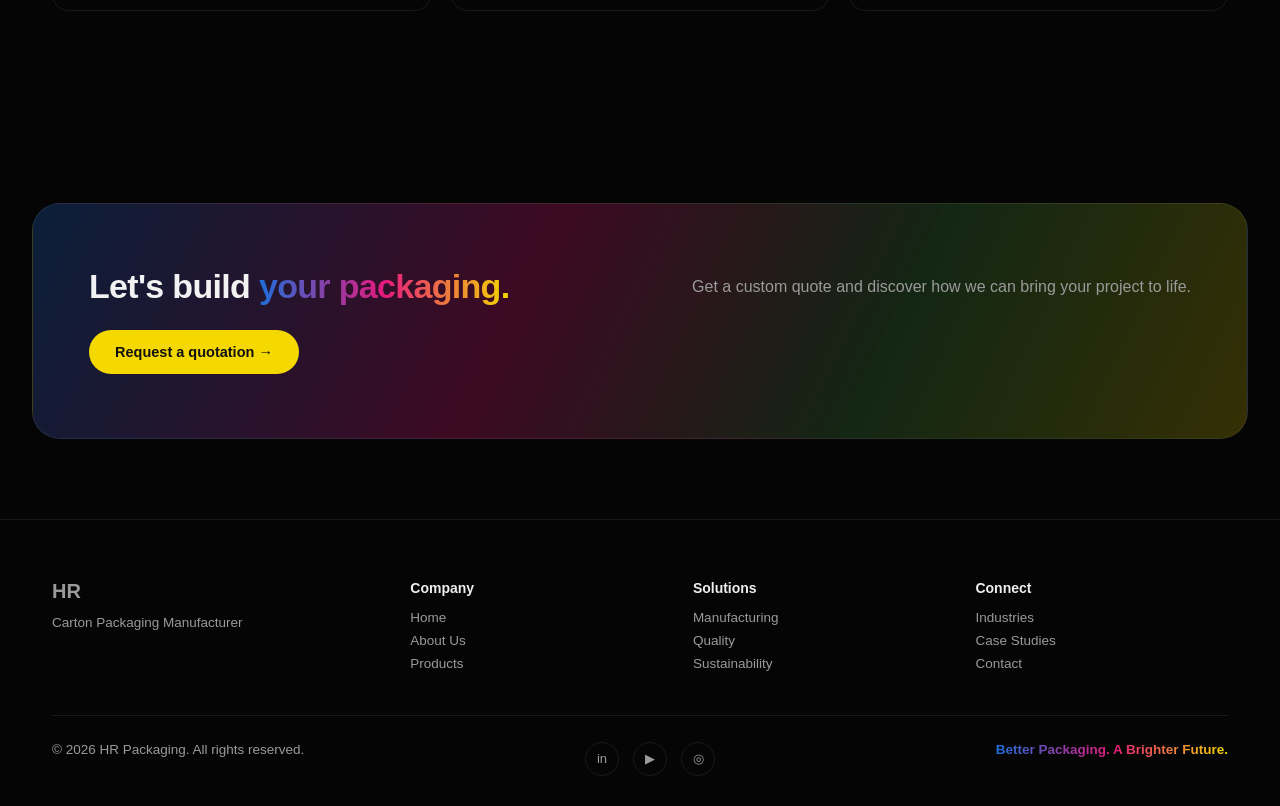
<file: hr-packaging-homepage.html>
<!DOCTYPE html>
<html lang="en">
<head>
<meta charset="UTF-8">
<meta name="viewport" content="width=device-width, initial-scale=1, viewport-fit=cover">
<title>HR — Packaging that protects. Packaging that performs.</title>
<style>
:root{
  --blue:#1E6FD9; --pink:#E5197D; --green:#4CAF50; --yellow:#F5D800;
  --bg:#050505; --bg2:#0c0c0c; --line:rgba(255,255,255,.08); --ink:#f2f2f2; --mut:#9a9a9a;
  box-sizing:border-box;
}
*{box-sizing:inherit;margin:0;padding:0}
html,body{background:var(--bg);color:var(--ink);font-family:"Inter",-apple-system,Segoe UI,Roboto,sans-serif;-webkit-font-smoothing:antialiased}
body{padding-top:env(safe-area-inset-top,0px)}
img,svg{max-width:100%}
a{color:inherit;text-decoration:none}
.wrap{max-width:1240px;margin:0 auto;padding:0 32px}
.grad-text{background:linear-gradient(90deg,var(--blue),var(--pink),var(--yellow));-webkit-background-clip:text;background-clip:text;color:transparent}
.btn{display:inline-flex;align-items:center;gap:8px;padding:14px 26px;border-radius:999px;font-weight:600;font-size:14.5px;transition:transform .2s}
.btn:hover{transform:translateY(-2px)}
.btn-primary{background:linear-gradient(90deg,var(--pink),var(--blue));color:#fff}
.btn-outline{border:1px solid var(--line);background:rgba(255,255,255,.02)}
.section{padding:96px 0;border-top:1px solid var(--line)}
.eyebrow{font-size:13px;color:var(--mut);letter-spacing:.02em;margin-bottom:14px}
h1,h2,h3{font-weight:700;line-height:1.1;letter-spacing:-.02em}
h2{font-size:36px;margin-bottom:14px}
p.lead{color:var(--mut);font-size:16px;max-width:520px;line-height:1.6}
.pill{width:44px;height:44px;border-radius:12px;display:flex;align-items:center;justify-content:center;flex:none}

/* nav */
header{position:sticky;top:0;z-index:50;background:rgba(5,5,5,.85);backdrop-filter:blur(10px);border-bottom:1px solid var(--line)}
nav.wrap{display:flex;align-items:center;justify-content:space-between;height:84px}
.logo{display:flex;align-items:center;gap:10px;font-weight:700;font-size:20px}
.navlinks{display:flex;gap:34px;font-size:14.5px;color:#d8d8d8}
.navlinks a{position:relative;padding-bottom:4px}
.navlinks a.active{color:#fff}
.navlinks a.active::after{content:"";position:absolute;left:0;bottom:-2px;width:100%;height:2px;background:var(--pink)}
.navright{display:flex;align-items:center;gap:22px;font-size:13px;color:var(--mut)}
@media(max-width:900px){.navlinks{display:none}}

/* hero */
.hero{padding:80px 0 70px;border-top:none}
.hero-grid{display:grid;grid-template-columns:1.15fr .85fr;gap:50px;align-items:center}
.hero h1{font-size:56px}
.hero p.lead{margin:22px 0 32px}
.hero-art{position:relative;aspect-ratio:1/.85;border-radius:24px;overflow:hidden;
  background:
    radial-gradient(circle at 30% 25%,rgba(30,111,217,.35),transparent 45%),
    radial-gradient(circle at 75% 20%,rgba(76,175,80,.3),transparent 45%),
    radial-gradient(circle at 55% 75%,rgba(229,25,125,.3),transparent 50%),
    linear-gradient(160deg,#111,#050505 70%);
  border:1px solid var(--line);display:flex;align-items:center;justify-content:center}
.box-stack{width:60%;position:relative}
.box{position:absolute;background:linear-gradient(155deg,#c8935a,#a5713a);border-radius:6px;box-shadow:0 30px 60px rgba(0,0,0,.5)}
.box.b1{width:52%;height:46%;left:6%;bottom:0}
.box.b2{width:40%;height:34%;left:0;bottom:8%}
.box.b3{width:34%;height:40%;right:4%;bottom:2%}
.box.b4{width:26%;height:20%;right:0;bottom:0;background:linear-gradient(155deg,#d6a56c,#b47f47)}
.side-stats{display:flex;flex-direction:column;gap:18px;margin-top:36px}
.side-stats .row{display:flex;gap:12px;align-items:center;color:#e6e6e6;font-size:14.5px}

/* stats */
.stats-row{display:grid;grid-template-columns:repeat(4,1fr);gap:20px;margin-top:40px}
.stat{text-align:left}
.stat .num{font-size:34px;font-weight:700}
.stat .lbl{color:var(--mut);font-size:13.5px;margin-top:4px}
.about-grid{display:grid;grid-template-columns:.9fr 1.3fr;gap:60px;align-items:start}

/* products */
.prod-head{display:flex;justify-content:space-between;align-items:baseline}
.prod-grid{display:grid;grid-template-columns:repeat(6,1fr);gap:16px;margin-top:36px}
.prod-card{background:var(--bg2);border:1px solid var(--line);border-radius:16px;padding:22px 16px;text-align:center}
.prod-thumb{height:70px;display:flex;align-items:center;justify-content:center;margin-bottom:14px}
.prod-card .name{font-size:13.5px;color:#ddd}
@media(max-width:900px){.prod-grid{grid-template-columns:repeat(3,1fr)}}

/* configurator */
.config-steps{display:flex;gap:10px;margin:30px 0 26px;flex-wrap:wrap}
.step{display:flex;flex-direction:column;align-items:center;gap:8px;font-size:13px;color:var(--mut);flex:1;min-width:80px}
.step .pill{border:1px solid var(--line);color:#fff;font-weight:600}
.step:nth-child(1) .pill{border-color:var(--blue);color:var(--blue)}
.step:nth-child(2) .pill{border-color:var(--green);color:var(--green)}
.step:nth-child(3) .pill{border-color:var(--pink);color:var(--pink)}
.step:nth-child(4) .pill{border-color:var(--yellow);color:var(--yellow)}
.step:nth-child(5) .pill{border-color:#fff;color:#fff}
.bar{height:3px;background:linear-gradient(90deg,var(--blue),var(--green),var(--pink),var(--yellow));border-radius:3px;margin-top:-14px}
.config-grid{display:grid;grid-template-columns:1fr 1fr;gap:50px;align-items:center}
.render-box{aspect-ratio:1/.8;border-radius:20px;border:1px solid var(--line);background:linear-gradient(160deg,#111,#060606);display:flex;align-items:center;justify-content:center}

/* manufacturing */
.mfg-grid{display:grid;grid-template-columns:1.2fr 1fr;gap:16px}
.mfg-photo{border-radius:20px;border:1px solid var(--line);min-height:340px;background:
  linear-gradient(rgba(0,0,0,.4),rgba(0,0,0,.7)),
  repeating-linear-gradient(100deg,#1a1a1a 0 40px,#151515 40px 80px);
  padding:28px;display:flex;flex-direction:column;justify-content:flex-end}
.qc-list{display:flex;flex-direction:column;gap:14px;margin-top:10px}
.qc-list .row{display:flex;gap:10px;align-items:center;font-size:14.5px;color:#ddd}
.dot{width:8px;height:8px;border-radius:50%;flex:none}

/* sustainability */
.sus{background:radial-gradient(ellipse at 80% 30%,rgba(76,175,80,.14),transparent 60%),var(--bg)}
.sus-grid{display:grid;grid-template-columns:1fr 1fr;gap:50px;align-items:center}
.leaf-art{aspect-ratio:1/.7;border-radius:20px;border:1px solid var(--line);background:linear-gradient(150deg,#0c1b0d,#050505)}

/* industries */
.ind-grid{display:grid;grid-template-columns:repeat(7,1fr);gap:14px;margin-top:36px}
.ind-card{border:1px solid var(--line);border-radius:14px;padding:22px 10px;text-align:center;background:var(--bg2)}
.ind-card .pill{margin:0 auto 12px}
.ind-card .name{font-size:12.5px;color:#ccc}
@media(max-width:900px){.ind-grid{grid-template-columns:repeat(3,1fr)}}

/* projects */
.proj-grid{display:grid;grid-template-columns:repeat(3,1fr);gap:20px;margin-top:36px}
.proj-card{border-radius:16px;overflow:hidden;border:1px solid var(--line)}
.proj-img{height:170px;background:linear-gradient(160deg,#1a1a1a,#0a0a0a)}
.proj-body{padding:16px 18px;display:flex;justify-content:space-between;align-items:center;font-size:14.5px}

/* final cta */
.final{border-radius:28px;margin:0 32px;padding:64px 56px;background:
  linear-gradient(115deg,rgba(30,111,217,.25),rgba(229,25,125,.25) 40%,rgba(76,175,80,.2) 70%,rgba(245,216,0,.2));
  border:1px solid var(--line);display:flex;justify-content:space-between;align-items:center;flex-wrap:wrap;gap:24px}
.final h2{font-size:34px;margin:0}

footer{border-top:1px solid var(--line);padding:60px 0 30px;color:var(--mut);font-size:13.5px}
.foot-grid{display:grid;grid-template-columns:1.3fr 1fr 1fr 1fr;gap:30px;padding-bottom:36px}
.foot-grid h4{color:#eee;font-size:14px;margin-bottom:14px}
.foot-grid a{display:block;color:var(--mut);margin-bottom:8px}
.foot-bottom{display:flex;justify-content:space-between;padding-top:26px;border-top:1px solid var(--line);flex-wrap:wrap;gap:12px}
.social{display:flex;gap:14px}
.social span{width:34px;height:34px;border-radius:50%;border:1px solid var(--line);display:flex;align-items:center;justify-content:center;font-size:13px}

@media(max-width:880px){
  .hero-grid,.about-grid,.config-grid,.mfg-grid,.sus-grid{grid-template-columns:1fr}
  .stats-row{grid-template-columns:repeat(2,1fr)}
  .proj-grid{grid-template-columns:1fr}
  .foot-grid{grid-template-columns:1fr 1fr}
  .hero h1{font-size:38px}
}
</style>
</head>
<body>

<header>
  <nav class="wrap">
    <div class="logo">
      <svg width="34" height="34" viewBox="0 0 100 100"><polygon points="50,4 90,26 90,74 50,96 10,74 10,26" fill="none" stroke-width="7" stroke="var(--blue)" stroke-dasharray="150 300" stroke-linecap="round" transform="rotate(0 50 50)"/><polygon points="50,4 90,26 90,74 50,96 10,74 10,26" fill="none" stroke-width="7" stroke="var(--green)" stroke-dasharray="90 300" stroke-dashoffset="-150" stroke-linecap="round"/><polygon points="50,4 90,26 90,74 50,96 10,74 10,26" fill="none" stroke-width="7" stroke="var(--yellow)" stroke-dasharray="90 300" stroke-dashoffset="-260" stroke-linecap="round"/><text x="50" y="62" text-anchor="middle" font-size="36" font-weight="800" fill="var(--pink)" font-family="Inter,sans-serif">HR</text></svg>
      HR
    </div>
    <div class="navlinks">
      <a class="active" href="#">Home</a><a href="#about">About Us</a><a href="#products">Products</a>
      <a href="#manufacturing">Manufacturing</a><a href="#quality">Quality</a><a href="#sustainability">Sustainability</a>
      <a href="#industries">Industries</a><a href="#projects">Case Studies</a><a href="#contact">Contact</a>
    </div>
    <div class="navright">
      <span>FR</span><span>EN</span><span>العربية</span>
      <a class="btn btn-primary" href="#contact">Request a Quote</a>
    </div>
  </nav>
</header>

<section class="hero wrap">
  <div class="hero-grid">
    <div>
      <div class="eyebrow">Corrugated cardboard &amp; carton packaging manufacturer</div>
      <h1>Packaging that <span style="color:var(--blue)">protects</span>.<br>Packaging that <span style="color:var(--pink)">performs</span>.</h1>
      <p class="lead">Custom packaging solutions engineered for strength, precision and a more sustainable tomorrow — built to your product, ready for the world.</p>
      <div style="display:flex;gap:16px;flex-wrap:wrap">
        <a class="btn btn-primary" href="#products">Discover our packaging →</a>
        <a class="btn btn-outline" href="#contact">Request a quote →</a>
      </div>
    </div>
    <div class="hero-art">
      <div class="box-stack">
        <div class="box b2"></div><div class="box b1"></div><div class="box b3"></div><div class="box b4"></div>
      </div>
    </div>
  </div>
  <div class="side-stats" style="flex-direction:row;justify-content:space-between;margin-top:56px;flex-wrap:wrap;gap:20px">
    <div class="row"><span class="pill" style="background:rgba(30,111,217,.15)">📐</span>Custom sizes &amp; formats</div>
    <div class="row"><span class="pill" style="background:rgba(76,175,80,.15)">🌿</span>High-quality materials</div>
    <div class="row"><span class="pill" style="background:rgba(229,25,125,.15)">🖨️</span>Advanced printing</div>
    <div class="row"><span class="pill" style="background:rgba(245,216,0,.15)">🚚</span>Fast &amp; reliable delivery</div>
  </div>
</section>

<section class="section" id="about">
  <div class="wrap about-grid">
    <div>
      <h2>Built for industry.<br><span class="grad-text">Designed for impact.</span></h2>
      <p class="lead">With state-of-the-art technology and a commitment to quality, we deliver packaging solutions that meet the highest international standards.</p>
      <a class="btn btn-outline" style="margin-top:20px" href="#">About us →</a>
    </div>
    <div class="stats-row">
      <div class="stat"><div class="num" style="color:var(--blue)">150M+</div><div class="lbl">Boxes per year</div></div>
      <div class="stat"><div class="num" style="color:var(--pink)">50+</div><div class="lbl">Custom formats</div></div>
      <div class="stat"><div class="num" style="color:var(--green)">5</div><div class="lbl">Printing technologies</div></div>
      <div class="stat"><div class="num" style="color:var(--yellow)">30+</div><div class="lbl">Countries served</div></div>
    </div>
  </div>
</section>

<section class="section" id="products">
  <div class="wrap">
    <div class="prod-head">
      <h2>Our <span class="grad-text">Products</span></h2>
      <a href="#" style="font-size:14px;color:var(--mut)">View all products →</a>
    </div>
    <div class="prod-grid">
      <div class="prod-card"><div class="prod-thumb"><div class="box" style="position:static;width:54px;height:38px;background:linear-gradient(155deg,var(--blue),#0d3f80)"></div></div><div class="name">Corrugated Boxes</div></div>
      <div class="prod-card"><div class="prod-thumb"><div class="box" style="position:static;width:54px;height:38px;background:linear-gradient(155deg,var(--pink),#8c0f4d)"></div></div><div class="name">Custom Packaging</div></div>
      <div class="prod-card"><div class="prod-thumb"><div class="box" style="position:static;width:54px;height:38px;background:linear-gradient(155deg,var(--green),#245c26)"></div></div><div class="name">Printed Packaging</div></div>
      <div class="prod-card"><div class="prod-thumb"><div class="box" style="position:static;width:54px;height:38px;background:linear-gradient(155deg,var(--yellow),#8a7a00)"></div></div><div class="name">Industrial Packaging</div></div>
      <div class="prod-card"><div class="prod-thumb"><div class="box" style="position:static;width:54px;height:38px;background:linear-gradient(155deg,#c8935a,#a5713a)"></div></div><div class="name">E-commerce Packaging</div></div>
      <div class="prod-card"><div class="prod-thumb"><div class="box" style="position:static;width:54px;height:38px;background:linear-gradient(155deg,#777,#333)"></div></div><div class="name">Protective Solutions</div></div>
    </div>
  </div>
</section>

<section class="section">
  <div class="wrap">
    <h2>Create your <span class="grad-text">custom</span> packaging</h2>
    <p class="lead">Tailored to your product. Built for your industry.</p>
    <div class="config-steps">
      <div class="step"><span class="pill">1</span>Size</div>
      <div class="step"><span class="pill">2</span>Material</div>
      <div class="step"><span class="pill">3</span>Flute</div>
      <div class="step"><span class="pill">4</span>Printing</div>
      <div class="step"><span class="pill">5</span>Finishing</div>
    </div>
    <div class="bar"></div>
    <div class="config-grid" style="margin-top:40px">
      <div>
        <p class="lead">Configure every parameter of your box — from footprint and board grade to flute profile, print technology and finish — and get a production-ready spec in minutes.</p>
        <a class="btn btn-primary" style="margin-top:20px" href="#contact">Start your project →</a>
      </div>
      <div class="render-box">
        <div class="box" style="position:static;width:38%;aspect-ratio:1/.8;background:linear-gradient(155deg,#c8935a,#a5713a)"></div>
      </div>
    </div>
  </div>
</section>

<section class="section" id="manufacturing">
  <div class="wrap mfg-grid">
    <div class="mfg-photo">
      <h3>From raw paper to<br>finished packaging.</h3>
      <p class="lead" style="margin-top:10px">A fully integrated production process for consistent quality and performance.</p>
      <a class="btn btn-outline" style="margin-top:18px;width:fit-content" href="#">Our manufacturing →</a>
    </div>
    <div>
      <div class="qc-list">
        <div class="row"><span class="dot" style="background:var(--blue)"></span>Paper roll (raw material)</div>
        <div class="row"><span class="dot" style="background:var(--green)"></span>Corrugation</div>
        <div class="row"><span class="dot" style="background:var(--pink)"></span>Printing</div>
        <div class="row"><span class="dot" style="background:var(--yellow)"></span>Cutting &amp; shaping</div>
        <div class="row"><span class="dot" style="background:#fff"></span>Quality control</div>
        <div class="row"><span class="dot" style="background:#888"></span>Finished products</div>
      </div>
    </div>
  </div>
</section>

<section class="section" id="quality">
  <div class="wrap" style="display:grid;grid-template-columns:1fr 1fr;gap:50px">
    <div>
      <h2>Quality <span class="grad-text">in every detail.</span></h2>
      <p class="lead">We control every step to ensure maximum strength, precision and reliability.</p>
    </div>
    <div class="qc-list">
      <div class="row"><span class="dot" style="background:var(--green)"></span>Compression strength</div>
      <div class="row"><span class="dot" style="background:var(--green)"></span>Material quality</div>
      <div class="row"><span class="dot" style="background:var(--green)"></span>Printing precision</div>
      <div class="row"><span class="dot" style="background:var(--green)"></span>Dimensional accuracy</div>
      <div class="row"><span class="dot" style="background:var(--green)"></span>Quality control</div>
    </div>
  </div>
</section>

<section class="section sus" id="sustainability">
  <div class="wrap sus-grid">
    <div class="leaf-art"></div>
    <div>
      <div class="eyebrow" style="color:var(--green)">🌿 Sustainability</div>
      <h2>Packaging designed for a more <span style="color:var(--green)">responsible future.</span></h2>
      <p class="lead">Recycled materials. Reduced impact. A cleaner planet.</p>
      <a class="btn btn-outline" style="margin-top:20px;border-color:var(--green);color:var(--green)" href="#">Our sustainability →</a>
    </div>
  </div>
</section>

<section class="section" id="industries">
  <div class="wrap">
    <h2>Industries We <span class="grad-text">Serve</span></h2>
    <p class="lead">One packaging solution. Many industries.</p>
    <div class="ind-grid">
      <div class="ind-card"><div class="pill" style="background:rgba(30,111,217,.15)">🚗</div><div class="name">Automotive</div></div>
      <div class="ind-card"><div class="pill" style="background:rgba(76,175,80,.15)">🌾</div><div class="name">Agri &amp; Beverage</div></div>
      <div class="ind-card"><div class="pill" style="background:rgba(245,216,0,.15)">🏬</div><div class="name">Retail</div></div>
      <div class="ind-card"><div class="pill" style="background:rgba(229,25,125,.15)">🛒</div><div class="name">E-commerce</div></div>
      <div class="ind-card"><div class="pill" style="background:rgba(30,111,217,.15)">🔌</div><div class="name">Electronics</div></div>
      <div class="ind-card"><div class="pill" style="background:rgba(76,175,80,.15)">🏭</div><div class="name">Industrial</div></div>
      <div class="ind-card"><div class="pill" style="background:rgba(245,216,0,.15)">📦</div><div class="name">Retail Pack</div></div>
    </div>
  </div>
</section>

<section class="section" id="projects">
  <div class="wrap">
    <div class="prod-head">
      <div><h2>Our Featured <span class="grad-text">Projects</span></h2><p class="lead" style="margin:0">Real solutions. Real results.</p></div>
      <a href="#" style="font-size:14px;color:var(--mut)">View all projects →</a>
    </div>
    <div class="proj-grid">
      <div class="proj-card"><div class="proj-img"></div><div class="proj-body">Food Industry <span>→</span></div></div>
      <div class="proj-card"><div class="proj-img" style="background:linear-gradient(120deg,var(--pink),var(--yellow))"></div><div class="proj-body">E-commerce <span>→</span></div></div>
      <div class="proj-card"><div class="proj-img"></div><div class="proj-body">Industrial <span>→</span></div></div>
    </div>
  </div>
</section>

<section class="section" style="border-top:none;padding-bottom:80px">
  <div class="final">
    <h2>Let's build <span class="grad-text">your packaging.</span></h2>
    <p class="lead" style="margin:0">Get a custom quote and discover how we can bring your project to life.</p>
    <a class="btn" style="background:var(--yellow);color:#111" href="#contact">Request a quotation →</a>
  </div>
</section>

<footer id="contact">
  <div class="wrap">
    <div class="foot-grid">
      <div>
        <div class="logo" style="margin-bottom:12px">HR</div>
        <div>Carton Packaging Manufacturer</div>
      </div>
      <div><h4>Company</h4><a href="#">Home</a><a href="#">About Us</a><a href="#">Products</a></div>
      <div><h4>Solutions</h4><a href="#">Manufacturing</a><a href="#">Quality</a><a href="#">Sustainability</a></div>
      <div><h4>Connect</h4><a href="#">Industries</a><a href="#">Case Studies</a><a href="#">Contact</a></div>
    </div>
    <div class="foot-bottom">
      <div>© 2026 HR Packaging. All rights reserved.</div>
      <div class="social"><span>in</span><span>▶</span><span>◎</span></div>
      <div class="grad-text" style="font-weight:600">Better Packaging. A Brighter Future.</div>
    </div>
  </div>
</footer>

</body>
</html>
</file>
<file: assets/css/style.css>
:root{--bg:#080a0c;--surface:#111418;--surface2:#191d20;--white:#f5f3ed;--muted:#9ca3a7;--line:rgba(245,243,237,.14);--blue:#247ad4;--pink:#df2b83;--green:#65ad57;--yellow:#ebd536;--kraft:#aa8052;--space:clamp(72px,9vw,152px);--container:1480px;--ease:cubic-bezier(.22,1,.36,1)}
*,*::before,*::after{box-sizing:border-box}html{scroll-behavior:smooth;scroll-padding-top:90px}body{margin:0;background:var(--bg);color:var(--white);font-family:system-ui,-apple-system,'Segoe UI',Roboto,Arial,sans-serif;-webkit-font-smoothing:antialiased;overflow-x:hidden}button,input,select,textarea{font:inherit}button{cursor:pointer}a{color:inherit;text-decoration:none}img{display:block;max-width:100%}h1,h2,h3,p{margin-top:0}h1,h2,h3{font-family:'Arial',system-ui,sans-serif}h2{font-size:clamp(3rem,6vw,7.2rem);font-weight:600;line-height:.99;letter-spacing:-.065em}h2 i,h1 em{font-style:normal;color:var(--kraft)}p{line-height:1.65}a:focus-visible,button:focus-visible,input:focus-visible,select:focus-visible,textarea:focus-visible{outline:2px solid var(--yellow);outline-offset:4px}.container{width:min(calc(100% - 96px),var(--container));margin-inline:auto}.skip{position:absolute;z-index:200;left:1rem;top:-5rem;background:var(--yellow);color:#000;padding:1rem}.skip:focus{top:1rem}.eyebrow{font-size:.72rem;font-weight:700;letter-spacing:.2em;color:var(--blue);text-transform:uppercase;margin-bottom:2.1rem}.eyebrow.light{color:#deddd7}.section{padding:var(--space) 0;border-top:1px solid var(--line)}.section-heading{max-width:850px}.section-heading>p:last-child{max-width:530px;color:var(--muted);font-size:1.06rem}.section-heading h2{margin-bottom:2rem}.button{display:inline-flex;align-items:center;justify-content:space-between;gap:2.5rem;min-height:54px;padding:0 1.4rem;font-size:.69rem;font-weight:700;letter-spacing:.11em;border:1px solid var(--line);transition:background .3s,transform .3s,border-color .3s}.button:hover{transform:translateY(-3px)}.button span,.text-link span{font-size:1.15rem}.button.primary{background:var(--blue);border-color:var(--blue);color:#fff}.button.primary:hover{background:#1465ba}.button.quiet{background:rgba(10,13,15,.3);color:#fff}.button.quiet:hover{background:rgba(255,255,255,.1)}.actions{display:flex;gap:12px;flex-wrap:wrap}.text-link{display:inline-flex;align-items:center;justify-content:space-between;gap:2rem;padding:1rem 0;border-bottom:1px solid var(--blue);font-size:.72rem;letter-spacing:.12em;font-weight:700}
.site-header{position:fixed;z-index:100;inset:0 0 auto;background:rgba(8,10,12,.7);backdrop-filter:blur(20px);border-bottom:1px solid rgba(255,255,255,.1);transition:background .3s}.header-inner{max-width:1700px;margin:auto;padding:0 clamp(22px,3.4vw,60px);display:flex;align-items:center;gap:clamp(16px,2vw,36px);min-height:91px;transition:min-height .3s}.site-header.scrolled .header-inner{min-height:70px}.brand{display:flex;align-items:center;gap:12px;flex:none;font-family:'Space Grotesk';font-size:.87rem;font-weight:700;line-height:1.03;letter-spacing:.05em}.brand img{object-fit:contain;width:52px;height:52px}.brand small{font-size:.72rem;letter-spacing:.22em;color:var(--muted)}.nav{display:flex;align-items:center;gap:clamp(10px,1.25vw,21px);margin-left:auto}.nav a{color:#c1c6c9;font-size:.7rem;white-space:nowrap;transition:color .2s}.nav a:hover,.nav a.active{color:#fff}.nav a.active:after{content:'';display:block;height:2px;background:var(--pink);margin-top:4px}.header-actions{display:flex;align-items:center;gap:17px}.language{display:flex;gap:4px}.lang{border:0;background:transparent;color:#a6adb2;padding:7px 4px;font-size:.66rem}.lang.active{color:#fff;border-bottom:1px solid var(--blue)}.header-quote{background:var(--blue);padding:14px 16px;white-space:nowrap;font-size:.64rem;font-weight:700;letter-spacing:.07em}.header-quote span{margin-left:9px}.menu-toggle{display:none;background:none;border:0;width:46px;height:46px;padding:10px}.menu-toggle span{display:block;height:2px;background:#fff;margin:7px 0;transition:transform .25s}
.hero{min-height:850px;height:100svh;max-height:1100px;position:relative;display:flex;align-items:center;isolation:isolate;overflow:hidden}.hero-photo{position:absolute;inset:0;background:linear-gradient(90deg,#080a0c 1%,rgba(8,10,12,.96) 17%,rgba(8,10,12,.66) 57%,rgba(8,10,12,.35)),linear-gradient(0deg,#080a0c 0%,transparent 30%),url('../images/hero-factory.webp') center/cover;z-index:-3}.hero-grid{position:absolute;inset:0;z-index:-2;opacity:.16;background-image:linear-gradient(90deg,transparent calc(100% - 1px),#fff 100%),linear-gradient(0deg,transparent calc(100% - 1px),#fff 100%);background-size:12.5% 25%}.hero-content{padding-top:70px;position:relative;z-index:2}.hero h1{font-size:clamp(3.8rem,7.5vw,9rem);font-weight:600;line-height:.94;letter-spacing:-.085em;margin-bottom:2rem}.hero h1 em{color:#e6e0d2}.hero-copy{font-size:clamp(1rem,1.35vw,1.25rem);max-width:510px;color:#d7d8d5;margin-bottom:2.1rem}.pulse{display:inline-block;width:7px;height:7px;border-radius:50%;background:var(--green);box-shadow:0 0 16px var(--green);margin-right:8px}.hero-bottom{position:absolute;bottom:35px;left:50%;transform:translateX(-50%);display:flex;justify-content:space-between;align-items:center;font-size:.65rem;letter-spacing:.2em;color:#c8c8c5}.hero-bottom a span{margin-left:18px}.hero-object{position:absolute;right:8%;bottom:13%;width:270px;height:250px;filter:drop-shadow(0 35px 25px rgba(0,0,0,.65));perspective:800px;pointer-events:none;opacity:.92}.box-scene{width:100%;height:100%;display:grid;place-items:center}.box-cube{width:145px;height:130px;position:relative;transform-style:preserve-3d;transform:rotateX(-22deg) rotateY(-32deg);transition:transform .2s ease-out}.face{position:absolute;inset:0;border:1px solid #62472a;background:repeating-linear-gradient(0deg,rgba(80,44,16,.1) 0 1px,transparent 1px 5px),linear-gradient(125deg,#c9a274,#947049);backface-visibility:hidden}.face.front{transform:translateZ(72.5px);display:grid;place-items:center}.box-imprint{color:#4d3524;opacity:.6;border:2px solid #4d3524;padding:8px;font-size:2rem;font-weight:700}.face.back{transform:rotateY(180deg) translateZ(72.5px)}.face.right{transform:rotateY(90deg) translateZ(72.5px);background-color:#926b42}.face.left{transform:rotateY(-90deg) translateZ(72.5px)}.face.top{transform:rotateX(90deg) translateZ(65px);background:linear-gradient(100deg,#cda77a,#aa8151)}.face.bottom{transform:rotateX(-90deg) translateZ(65px)}
.capabilities{overflow:hidden;border-top:1px solid var(--line);border-bottom:1px solid var(--line);background:#111519}.marquee-track{width:max-content;display:flex;gap:3rem;padding:20px 0;animation:marquee 35s linear infinite;font-size:.74rem;letter-spacing:.17em;font-weight:700;color:#bcc1c4}.marquee-track span{white-space:nowrap}.marquee-track span::first-letter{color:var(--blue)}@keyframes marquee{to{transform:translateX(-48%)}}.company-grid{display:grid;grid-template-columns:1fr .8fr;gap:clamp(60px,10vw,200px)}.company h2{font-size:clamp(3.2rem,5.8vw,7.1rem)}.company h2 span{color:var(--blue)}.company-side{padding-top:80px}.company-side p{color:var(--muted);max-width:560px}.company-side .large-copy{color:var(--white);font-family:'Space Grotesk';font-size:clamp(1.5rem,2vw,2.1rem);line-height:1.3}.company-image{margin-top:70px;overflow:hidden;aspect-ratio:1.6;border:1px solid var(--line)}.company-image img{width:100%;height:100%;object-fit:cover;filter:grayscale(.65)}
.transformation{background:#10151a}.transform-stage{display:flex;align-items:center;justify-content:center;gap:clamp(2rem,6vw,8rem);height:380px;border:1px solid var(--line);background:radial-gradient(circle at 25% 30%,rgba(36,122,212,.12),transparent 50%),linear-gradient(rgba(255,255,255,.025) 1px,transparent 1px),linear-gradient(90deg,rgba(255,255,255,.025) 1px,transparent 1px);background-size:auto,40px 40px,40px 40px;margin-top:50px}.blueprint{width:220px;height:180px;display:grid;place-items:center}.dieline{width:65px;height:65px;border:1px solid #5facff;box-shadow:0 0 15px rgba(36,122,212,.3);position:relative}.dieline span{position:absolute;border:1px dashed #5facff;opacity:.8}.dieline span:nth-child(1){width:65px;height:40px;top:-41px;left:-1px}.dieline span:nth-child(2){width:65px;height:40px;bottom:-41px;left:-1px}.dieline span:nth-child(3){width:40px;height:65px;left:-41px;top:-1px}.dieline span:nth-child(4){width:40px;height:65px;right:-41px;top:-1px}.dieline span:nth-child(5){width:32px;height:65px;right:-74px;top:-1px}.transform-arrow{color:var(--blue);font-size:3rem;font-weight:200}.sketch-box{width:150px;height:126px;transform:skewY(-5deg);background:linear-gradient(130deg,#c69f70,#8e6843);box-shadow:27px -20px 0 #715333,34px -28px 35px rgba(0,0,0,.5);display:grid;place-items:center;color:#6a4b2e;font-size:2rem;font-weight:700}.phase-list{display:grid;grid-template-columns:repeat(4,1fr);gap:15px;padding:0;margin:25px 0 0;list-style:none}.phase-list li{font-size:.7rem;letter-spacing:.12em;border-top:1px solid var(--line);padding-top:15px}.phase-list b{color:var(--blue);margin-right:20px}
.product-grid{display:grid;grid-template-columns:repeat(12,1fr);gap:15px;margin-top:50px}.product-card{grid-column:span 4;position:relative;min-height:440px;background:#17191a;overflow:hidden;border:1px solid var(--line)}.product-card:nth-child(1),.product-card:nth-child(4){grid-column:span 6;min-height:520px}.product-card img{width:100%;height:100%;position:absolute;inset:0;object-fit:cover;filter:saturate(.65) brightness(.68);transition:transform .9s var(--ease),filter .6s}.product-card:hover img{transform:scale(1.07);filter:saturate(.85) brightness(.8)}.product-card:after{content:'';position:absolute;inset:25% 0 0;background:linear-gradient(0deg,rgba(0,0,0,.92),transparent)}.product-content{position:absolute;z-index:2;inset:auto 28px 27px}.product-content small{font-size:.66rem;letter-spacing:.18em;color:#d5d3ca}.product-content h3{font-size:clamp(1.75rem,2.5vw,2.7rem);letter-spacing:-.05em;margin:14px 0 6px}.product-content p{color:#ddd;max-width:440px;font-size:.85rem}.product-content .details{font-size:.68rem;letter-spacing:.1em;color:#c6b69a}.product-content a{display:inline-block;border-bottom:1px solid var(--blue);padding:9px 0;font-size:.68rem;letter-spacing:.12em;font-weight:700}
.configurator{background:#111518}.config-layout{display:grid;grid-template-columns:1fr 1.1fr;border:1px solid var(--line);margin-top:50px}.config-controls{padding:clamp(25px,4vw,58px);display:grid;gap:13px}.config-label{font-size:.7rem;letter-spacing:.15em;font-weight:700;color:#e6e8e6;margin-top:14px;display:block}.config-label small{display:block;color:var(--muted);letter-spacing:0;margin-top:5px;font-weight:400}.dimension-fields,.form-pair{display:grid;grid-template-columns:repeat(3,1fr);gap:12px}.dimension-fields label{font-size:.72rem;color:var(--muted)}.config-controls input,.config-controls select{width:100%;min-height:47px;background:#1a2024;color:#fff;border:1px solid var(--line);padding:0 13px;margin-top:8px;border-radius:0}.field-note{font-size:.77rem;color:var(--muted);margin:1px 0 0}.config-cta{margin-top:15px}.config-preview{position:relative;min-height:570px;background:radial-gradient(circle at 55% 35%,#36444c,#141a1d 60%,#0a0d0f);display:flex;align-items:center;justify-content:center;overflow:hidden;touch-action:pan-y}.preview-grid{position:absolute;inset:0;opacity:.18;background:linear-gradient(90deg,transparent 99%,white 100%) 0 0/60px 60px,linear-gradient(transparent 99%,white 100%) 0 0/60px 60px}.preview-caption{position:absolute;top:25px;left:30px;right:30px;display:flex;justify-content:space-between;font-size:.65rem;letter-spacing:.12em;color:#c2c8c9}.preview-box{--pw:230px;--ph:175px;--side:85px;--board:#b58a58;position:relative;width:var(--pw);height:var(--ph);transform:skewY(-5deg) rotate(-2deg);filter:drop-shadow(30px 35px 22px rgba(0,0,0,.55));transition:width .4s,height .4s,transform .4s,filter .4s}.preview-front{position:absolute;inset:0;background:repeating-linear-gradient(0deg,transparent 0 5px,rgba(74,46,21,.035) 5px 6px),var(--board);border:1px solid rgba(48,32,16,.5);display:grid;place-items:center}.preview-top{position:absolute;bottom:100%;left:0;width:100%;height:var(--side);background:linear-gradient(130deg,#d2b087,var(--board));clip-path:polygon(0 100%,25% 0,100% 0,100% 100%);transform:skewX(27deg);transform-origin:bottom}.preview-side{position:absolute;left:100%;top:0;width:var(--side);height:100%;background:linear-gradient(90deg,#987143,#765637);clip-path:polygon(0 0,100% 0,70% 100%,0 100%);transform:skewY(-22deg);transform-origin:left top}.preview-print{font-family:'Space Grotesk';font-size:3rem;font-weight:700;color:#173953;opacity:0;transition:opacity .3s}.preview-box.mark .preview-print,.preview-box.graphic .preview-print{opacity:.85}.preview-box.graphic .preview-front{background:linear-gradient(150deg,transparent 35%,rgba(36,122,212,.55) 35% 58%,transparent 58%),repeating-linear-gradient(0deg,transparent 0 5px,rgba(74,46,21,.035) 5px 6px),var(--board)}.preview-box.matte{filter:drop-shadow(30px 35px 22px rgba(0,0,0,.55)) saturate(.75)}.preview-box.smooth .preview-front{box-shadow:inset 0 0 25px rgba(255,255,255,.22)}.preview-disclaimer{position:absolute;bottom:24px;left:30px;color:#c2c8c9;font-size:.72rem}
.manufacturing{position:relative;isolation:isolate;min-height:850px}.factory-image{position:absolute;inset:0;z-index:-1}.factory-image img{height:100%;width:100%;object-fit:cover;filter:brightness(.35) grayscale(.45)}.factory-image:after{content:'';position:absolute;inset:0;background:linear-gradient(90deg,#080a0c 5%,rgba(8,10,12,.55) 65%),linear-gradient(0deg,#080a0c,transparent 45%)}.manufacturing .section-heading{max-width:900px}.manufacturing .section-heading>p:last-child{color:#d5d8d9}.timeline{margin:80px 0 0;padding:0;list-style:none;display:grid;grid-template-columns:repeat(7,1fr)}.timeline li{border-top:1px solid #65717a;padding:20px 12px 0 0;font-size:.65rem;letter-spacing:.08em;color:#aaafb2;position:relative;transition:color .3s}.timeline li:before{content:'';width:8px;height:8px;border-radius:50%;background:#69747b;position:absolute;left:0;top:-4px;transition:background .3s,box-shadow .3s}.timeline li.active:before{background:var(--blue);box-shadow:0 0 20px var(--blue)}.timeline li.active{color:#fff}.timeline b{display:block;font-size:1rem;margin-bottom:12px}.quality-grid,.technology-grid,.location-grid{display:grid;grid-template-columns:1fr 1fr;gap:8vw;align-items:center}.quality-list>div{border-bottom:1px solid var(--line);padding:22px 0;font-family:'Space Grotesk';font-size:clamp(.9rem,1.6vw,1.4rem);display:flex;align-items:center;gap:22px}.quality-list>div:first-child{border-top:1px solid var(--line)}.quality-list span{font:500 .65rem 'DM Sans';color:var(--blue)}.quality-list i{font-style:normal;margin-left:auto;color:var(--muted)}.technology{background:#14171a}.technology .field-note{margin-top:30px}.board-diagram{position:relative;padding:60px 35px;background:radial-gradient(circle,#263239,#111619 70%);border:1px solid var(--line)}.board-liner{height:29px;background:linear-gradient(#c9a575,#9b7448);border:2px solid #765637}.board-flute{height:92px;background:repeating-linear-gradient(90deg,transparent 0 12px,#ac8254 12px 18px,transparent 18px 30px);position:relative;overflow:hidden}.board-flute:before{content:'∿∿∿∿∿∿∿∿∿∿∿∿∿∿∿∿∿∿∿∿∿';position:absolute;left:0;top:-46px;color:#c69b67;font-size:115px;line-height:1;letter-spacing:-19px;white-space:nowrap}.board-labels{display:flex;justify-content:space-between;margin-top:25px;font-size:.67rem;letter-spacing:.15em;color:#c9d0d2}.printing-grid{display:grid;grid-template-columns:1fr 1fr;gap:7vw;align-items:center}.printing-image{height:650px;overflow:hidden}.printing-image img{height:100%;width:100%;object-fit:cover}.placeholder-list{display:grid;margin-top:35px}.placeholder-list span{border-top:1px solid var(--line);padding:13px 0;font-size:.7rem;color:#aab1b3;letter-spacing:.1em}
.sustainability{background:radial-gradient(circle at 70% 10%,rgba(65,105,66,.23),transparent 45%),#0c1512}.sustainability h2 i{color:#8db889}.principle-grid{display:grid;grid-template-columns:repeat(4,1fr);gap:12px;margin-top:60px}.principle-grid article{border:1px solid rgba(158,199,159,.2);padding:32px 25px;min-height:230px;background:rgba(255,255,255,.02)}.principle-grid b{font-size:.7rem;color:#8db889}.principle-grid h3{margin:60px 0 10px;font-size:1rem;letter-spacing:-.03em}.principle-grid p{color:#a9b9ae;font-size:.82rem}.industry-layout{display:grid;grid-template-columns:1fr 1fr;gap:3vw;margin-top:50px}.industry-list button{display:flex;align-items:center;justify-content:space-between;width:100%;padding:18px 0;border:0;border-bottom:1px solid var(--line);background:none;color:#a5abad;text-align:left;font-family:'Space Grotesk';font-size:clamp(1.15rem,2vw,2rem);transition:color .2s,padding .2s}.industry-list button:first-child{border-top:1px solid var(--line)}.industry-list button:hover,.industry-list button.selected{color:#fff;padding-left:12px}.industry-list button.selected span{color:var(--blue)}.industry-visual{position:relative;min-height:550px;overflow:hidden}.industry-visual img{height:100%;width:100%;object-fit:cover;filter:brightness(.7)}.industry-visual:after{content:'';position:absolute;inset:45% 0 0;background:linear-gradient(transparent,rgba(0,0,0,.85))}.industry-visual>div{position:absolute;z-index:2;bottom:30px;left:30px;right:30px}.industry-visual small{font-size:.65rem;letter-spacing:.18em}.industry-visual p{font-size:1.25rem;max-width:500px;margin:12px 0 0}.projects{background:#111518}.project-grid{display:grid;grid-template-columns:1fr 1fr;gap:16px;margin-top:50px}.project-grid article{border:1px solid var(--line);overflow:hidden}.project-grid img{width:100%;height:380px;object-fit:cover;filter:brightness(.8) grayscale(.3);transition:transform .8s}.project-grid article:hover img{transform:scale(1.04)}.project-grid article>div{padding:28px}.project-grid small{letter-spacing:.15em;color:var(--blue);font-size:.65rem}.project-grid h3{font-size:1.7rem;margin:12px 0}.project-grid p{color:var(--muted);font-size:.85rem}.map-panel{height:400px;position:relative;border:1px solid var(--line);background:radial-gradient(ellipse at 55% 57%,rgba(36,122,212,.13),transparent 40%),#11171c;overflow:hidden}.world-grid{position:absolute;inset:0;background:linear-gradient(90deg,transparent 98%,rgba(100,149,175,.3) 100%) 0 0/35px 35px,linear-gradient(transparent 98%,rgba(100,149,175,.3) 100%) 0 0/35px 35px;opacity:.6}.map-point{position:absolute;top:55%;left:43%;color:#fff;font-size:.8rem;letter-spacing:.12em}.map-point:first-letter{color:var(--blue)}.map-panel small{position:absolute;bottom:24px;left:25px;color:var(--muted);font-size:.64rem;letter-spacing:.15em}.contact{background:#14191c}.contact-grid{display:grid;grid-template-columns:.8fr 1.2fr;gap:8vw;align-items:start}.contact .section-heading{position:sticky;top:120px}.quote-form{display:grid;gap:18px}.quote-form label{display:grid;gap:10px;color:#d9dedf;font-size:.72rem;letter-spacing:.08em;text-transform:uppercase}.quote-form input,.quote-form select,.quote-form textarea{width:100%;background:#1d2428;border:1px solid #3b454a;border-radius:0;color:#fff;padding:14px 15px;min-height:50px;font-size:.9rem;letter-spacing:0;text-transform:none}.quote-form input::placeholder,.quote-form textarea::placeholder{color:#a0a9ad}.quote-form textarea{resize:vertical}.quote-form .form-pair{grid-template-columns:1fr 1fr}.quote-form .upload{border:1px dashed #54616a;padding:20px}.quote-form .upload input{padding:10px 0;border:0;background:none}.quote-form .upload small,.form-note{font-size:.75rem;letter-spacing:0;text-transform:none;color:var(--muted)}.quote-form button{justify-self:start}.contact-status{color:#f2c66b}.final-cta{padding:clamp(100px,13vw,210px) 0;background:radial-gradient(circle at 80% 30%,rgba(36,122,212,.22),transparent 45%),#090c0f}.final-cta h2{font-size:clamp(3rem,7vw,8.5rem)}.final-cta>div>p:not(.eyebrow){font-size:1.35rem;color:var(--muted);margin-bottom:30px}.footer{padding:80px 0 25px;border-top:1px solid var(--line);background:#07090a}.footer-top{display:grid;grid-template-columns:1fr 2fr;gap:8vw}.footer-brand img{width:140px;height:140px}.footer-brand h2{font-size:2rem;line-height:1.05;letter-spacing:-.05em;margin:22px 0}.footer-brand p{color:var(--muted);font-size:.85rem}.footer-links{display:grid;grid-template-columns:repeat(5,1fr);gap:15px}.footer-links h3{font:700 .65rem 'DM Sans';letter-spacing:.16em;margin-bottom:24px}.footer-links a,.footer-links span{display:block;font-size:.78rem;color:var(--muted);margin:0 0 12px}.footer-links a:hover{color:#fff}.footer-bottom{border-top:1px solid var(--line);margin-top:80px;padding-top:25px;display:flex;justify-content:space-between;color:var(--muted);font-size:.7rem;letter-spacing:.06em}.whatsapp{position:fixed;z-index:90;bottom:22px;right:22px;background:#1f9b59;color:#fff;width:54px;height:54px;border-radius:50%;display:grid;place-items:center;box-shadow:0 6px 20px #0006}.whatsapp[hidden]{display:none}.whatsapp svg{width:29px}.reveal{opacity:0;transform:translateY(30px);transition:opacity .85s var(--ease),transform .85s var(--ease)}.reveal.visible{opacity:1;transform:none}
@media(max-width:1450px){.nav{gap:10px}.nav a{font-size:.64rem}.header-actions{gap:9px}.header-quote{padding:13px 10px}.brand{font-size:.75rem}.brand img{width:46px;height:46px}}
@media(max-width:1200px){.nav{position:absolute;inset:100% 0 auto;background:#0d1114;display:none;flex-direction:column;align-items:stretch;gap:0;max-height:calc(100svh - 70px);overflow:auto;padding:14px 28px 25px;border-bottom:1px solid var(--line)}.nav.open{display:flex}.nav a{font-size:1rem;padding:12px 4px;border-bottom:1px solid var(--line)}.nav a.active:after{display:none}.menu-toggle{display:block}.menu-toggle[aria-expanded=true] span:first-child{transform:translateY(9px) rotate(45deg)}.menu-toggle[aria-expanded=true] span:last-child{transform:rotate(-45deg)}.header-actions{margin-left:auto}.footer-top{grid-template-columns:1fr}.footer-links{grid-template-columns:repeat(5,1fr)}}
@media(max-width:850px){.container{width:min(calc(100% - 42px),var(--container))}.hero{min-height:750px;max-height:none;height:100svh}.hero-photo{background-position:57% center}.hero h1{font-size:clamp(3.4rem,10vw,6rem)}.hero-object{right:-30px;bottom:8%;transform:scale(.62);transform-origin:right bottom;opacity:.55}.hero-bottom>span{display:none}.company-grid,.config-layout,.quality-grid,.technology-grid,.printing-grid,.location-grid,.contact-grid{grid-template-columns:1fr}.company-side{padding-top:0}.company-image{margin-top:40px}.product-card,.product-card:nth-child(1),.product-card:nth-child(4){grid-column:span 6;min-height:440px}.config-preview{min-height:430px}.timeline{grid-template-columns:1fr;margin-top:45px;padding-left:20px}.timeline li{border-top:0;border-left:1px solid #65717a;padding:0 0 26px 24px}.timeline li:before{top:2px;left:-4px}.timeline b{display:inline;margin-right:20px}.principle-grid{grid-template-columns:1fr 1fr}.industry-layout{grid-template-columns:1fr}.industry-visual{min-height:390px}.contact .section-heading{position:static}.printing-image{height:480px}.footer-links{grid-template-columns:repeat(3,1fr)}.transform-stage{height:300px}}
@media(max-width:600px){:root{--space:75px}.header-inner{min-height:72px}.site-header.scrolled .header-inner{min-height:64px}.brand img{width:41px;height:41px}.brand{font-size:.67rem}.brand small{font-size:.57rem}.header-quote{display:none}.language{gap:2px}.lang{font-size:.6rem}.hero{min-height:710px}.hero-content{padding-top:55px}.hero h1{font-size:clamp(3rem,12vw,5rem)}.hero-copy{max-width:360px}.hero-object{bottom:4%;right:-40px;transform:scale(.5);opacity:.42}.hero-bottom{bottom:25px}.button{width:100%;max-width:350px}.hero .actions{max-width:350px}.product-grid{display:block}.product-card,.product-card:nth-child(1),.product-card:nth-child(4){min-height:440px;margin-bottom:12px}.transform-stage{height:250px;gap:8px}.blueprint{width:120px;transform:scale(.68)}.sketch-box{width:90px;height:90px;box-shadow:14px -12px 0 #715333}.transform-arrow{font-size:1.7rem}.phase-list{grid-template-columns:1fr 1fr}.config-controls{padding:22px}.config-preview{min-height:360px}.preview-box{transform:scale(.72) skewY(-5deg)}.preview-caption span{display:none}.principle-grid,.project-grid{grid-template-columns:1fr}.principle-grid article{min-height:170px}.principle-grid h3{margin-top:30px}.project-grid img{height:250px}.quote-form .form-pair{grid-template-columns:1fr}.printing-image{height:370px}.footer-links{grid-template-columns:1fr 1fr}.footer-top{gap:50px}.footer-bottom{gap:18px;flex-wrap:wrap}.marquee-track{animation-duration:45s}.hero-bottom{font-size:.6rem}}
[dir=rtl] .nav,[dir=rtl] .header-inner,[dir=rtl] .actions,[dir=rtl] .footer-bottom{direction:rtl}[dir=rtl] .nav{margin-left:0;margin-right:auto}[dir=rtl] .header-actions{margin-left:0;margin-right:auto}[dir=rtl] .industry-list button{text-align:right}[dir=rtl] .map-point{left:auto;right:43%}[dir=rtl] .quote-form label{text-align:right}[dir=rtl] .whatsapp{right:auto;left:22px}
@media(prefers-reduced-motion:reduce){html{scroll-behavior:auto}*,*::before,*::after{animation-duration:.01ms!important;animation-iteration-count:1!important;transition-duration:.01ms!important}.reveal{opacity:1;transform:none}}
/* Arabic layout: preserve reading order, controls, labels and decorative graphics. */
[dir=rtl] body{font-family:Tahoma,'Noto Sans Arabic','DM Sans',sans-serif}
[dir=rtl] h1,[dir=rtl] h2,[dir=rtl] h3{font-family:Tahoma,'Noto Sans Arabic',sans-serif;letter-spacing:0;line-height:1.22}
[dir=rtl] .brand{direction:ltr}
[dir=rtl] .nav{margin:0 auto 0 0}[dir=rtl] .header-actions{margin:0}
[dir=rtl] .hero-content,[dir=rtl] .section-heading,[dir=rtl] .company-intro,[dir=rtl] .company-side,[dir=rtl] .contact-grid{text-align:right}
[dir=rtl] .hero-photo{transform:scaleX(-1)}[dir=rtl] .hero-object{left:8%;right:auto}
[dir=rtl] .hero-bottom,[dir=rtl] .button,[dir=rtl] .text-link,[dir=rtl] .preview-caption,[dir=rtl] .industry-list button{direction:rtl}
[dir=rtl] .industry-list button:hover,[dir=rtl] .industry-list button.selected{padding-left:0;padding-right:12px}
[dir=rtl] .quality-list i{margin-left:0;margin-right:auto}
[dir=rtl] .config-controls,[dir=rtl] .quote-form{text-align:right}
[dir=rtl] .dimension-fields input,[dir=rtl] .quote-form input[type=number],[dir=rtl] .quote-form input[type=email],[dir=rtl] .quote-form input[type=tel]{direction:ltr;text-align:right}
[dir=rtl] .preview-caption{left:30px;right:30px}[dir=rtl] .preview-disclaimer{left:auto;right:30px}
[dir=rtl] .timeline li{padding-right:0;padding-left:12px}
[dir=rtl] .board-diagram,[dir=rtl] .transform-stage{direction:ltr}
@media(max-width:850px){[dir=rtl] .timeline{padding-right:20px;padding-left:0}[dir=rtl] .timeline li{border-right:1px solid #65717a;border-left:0;padding-right:24px;padding-left:0}[dir=rtl] .timeline li:before{right:-4px;left:auto}}
@media(max-width:600px){[dir=rtl] .hero-object{left:-40px;right:auto}}

/* Honeypot is visually concealed while remaining in the form for unsophisticated bots. */
/* Honeypot stays inside the form without extending the RTL page width. */
.hp-field{position:absolute!important;width:1px!important;height:1px!important;margin:0!important;padding:0!important;border:0!important;overflow:hidden!important;clip-path:inset(50%)!important;opacity:0!important;pointer-events:none!important}
/* Arabic is connected script; remove tracking from all Arabic page copy. */
[dir=rtl] :where(body *):not(.brand,.brand *){letter-spacing:0!important}

/* ==========================================================================
   04 — Live configurator (3D box, flat blank, specification)
   ========================================================================== */
.config-qty{font-size:.72rem;color:var(--muted);display:block}
.config-error{color:#ff8a8a;font-size:.78rem;margin:0}
.config-controls input[aria-invalid]{border-color:#ff6b6b}
.config-spec{margin-top:18px;border:1px solid var(--line);background:rgba(255,255,255,.025);padding:16px 18px}
.config-spec__title{margin:0 0 10px;font-size:.7rem;letter-spacing:.15em;font-weight:700;color:#e6e8e6;text-transform:uppercase}
.config-spec dl{margin:0;display:grid;gap:7px}
.config-spec dl div{display:grid;grid-template-columns:minmax(0,1fr) minmax(0,1.2fr);gap:12px;font-size:.8rem;border-top:1px solid rgba(255,255,255,.06);padding-top:7px}
.config-spec dt{color:var(--muted)}
.config-spec dd{margin:0;color:#f3f1ea;font-variant-numeric:tabular-nums}
.config-spec__note{margin:10px 0 0;font-size:.72rem;color:var(--muted)}

.config-preview.is-live{min-height:600px}
.config-views{position:absolute;top:58px;inset-inline-start:30px;inset-inline-end:30px;display:flex;flex-wrap:wrap;gap:6px;z-index:2}
.config-views button{font:inherit;font-size:.68rem;letter-spacing:.08em;color:#d6dbdc;background:rgba(10,13,15,.55);border:1px solid var(--line);padding:8px 12px;cursor:pointer;min-height:36px}
.config-views button.is-on{background:#1E6FD9;border-color:#1E6FD9;color:#fff}
.config-views .config-views__reset{margin-inline-start:auto}
.config-views button:focus-visible,.box-stage:focus-visible{outline:2px solid #F5D800;outline-offset:3px}

.box-stage{position:absolute;inset:110px 20px 70px;perspective:1300px;cursor:grab;touch-action:none;user-select:none}
.box-stage.is-drag{cursor:grabbing}
.box-stage[hidden],.flat-blank[hidden]{display:none}
.box3{position:absolute;left:50%;top:50%;width:0;height:0;transform-style:preserve-3d;--L:200px;--W:150px;--H:125px;--edge:3px;--board:#b98a56;--board-edge:#8a6238}
.box3__face{position:absolute;left:0;top:0;box-sizing:border-box;overflow:hidden;
  background:repeating-linear-gradient(90deg,rgba(60,38,18,.045) 0 2px,transparent 2px 7px),var(--board);
  border:var(--edge) solid var(--board-edge);transition:width .35s,height .35s,transform .35s}
.box3__front,.box3__back{width:var(--L);height:var(--H)}
.box3__right,.box3__left{width:var(--W);height:var(--H)}
.box3__top,.box3__bottom{width:var(--L);height:var(--W)}
.box3__front{transform:translate(-50%,-50%) translateZ(calc(var(--W) / 2))}
.box3__back{transform:translate(-50%,-50%) rotateY(180deg) translateZ(calc(var(--W) / 2))}
.box3__right{transform:translate(-50%,-50%) rotateY(90deg) translateZ(calc(var(--L) / 2))}
.box3__left{transform:translate(-50%,-50%) rotateY(-90deg) translateZ(calc(var(--L) / 2))}
.box3__top{transform:translate(-50%,-50%) rotateX(90deg) translateZ(calc(var(--H) / 2))}
.box3__bottom{transform:translate(-50%,-50%) rotateX(-90deg) translateZ(calc(var(--H) / 2))}
.box3__print,.box3__sheen,.box3__shade{position:absolute;inset:0;pointer-events:none}
.box3__shade{background:#000;opacity:var(--shade,.2)}
.box3__print{display:grid;place-items:center;opacity:0;transition:opacity .3s}
.box3__print img{width:34%;max-width:120px;height:auto;mix-blend-mode:multiply;filter:saturate(.85)}
.box3[data-print="mark"] .box3__print{opacity:.9}
.box3[data-print="mark"] .box3__print img{filter:grayscale(1) brightness(.35) contrast(1.4)}
.box3[data-print="graphic"] :is(.box3__front,.box3__back,.box3__left,.box3__right) .box3__print{opacity:1;background:
  linear-gradient(90deg,#1E6FD9 0 25%,#4CAF50 25% 50%,#F5D800 50% 75%,#E5197D 75%) bottom/100% 11% no-repeat}
.box3__seam{position:absolute;left:0;right:0;top:50%;height:1px;background:rgba(40,25,10,.55)}
.box3__tape{position:absolute;left:-2%;right:-2%;top:44%;height:12%;background:rgba(196,160,112,.55);box-shadow:inset 0 0 0 1px rgba(90,60,30,.2)}
.box3[data-finish="smooth"] .box3__sheen{background:linear-gradient(115deg,transparent calc(var(--sheen-x,50%) - 30%),rgba(255,255,255,.28) var(--sheen-x,50%),transparent calc(var(--sheen-x,50%) + 30%))}
.box3[data-finish="matte"] .box3__face{filter:saturate(.8) brightness(.96)}
.box3__dim{position:absolute;font-size:10px;letter-spacing:.06em;color:rgba(30,20,10,.75);white-space:nowrap;font-variant-numeric:tabular-nums;z-index:1}
.box3__dim.is-bottom{bottom:5px;left:50%;transform:translateX(-50%)}
.box3__dim.is-side{top:50%;left:6px;transform:translateY(-50%) rotate(-90deg);transform-origin:left center}
/* Contact shadow lives in 3D space, just under the box, so it follows rotation */
.box3__floor{position:absolute;left:0;top:0;width:calc(var(--L) * 1.5);height:calc(var(--W) * 1.5);transform:translate(-50%,-50%) translateY(calc(var(--H) / 2 + 1px)) rotateX(90deg);background:radial-gradient(closest-side,rgba(0,0,0,.6),rgba(0,0,0,.25) 60%,transparent);pointer-events:none}

.flat-blank{position:absolute;inset:110px 24px 70px;display:grid;place-items:center}
.flat-blank svg{width:100%;height:100%;overflow:visible}
.fb-board{fill:rgba(185,138,86,.18)}
.fb-cut{fill:none;stroke:#5aa7ff;stroke-width:1.6;vector-effect:non-scaling-stroke}
.fb-crease{fill:none;stroke:#E5197D;stroke-width:1.2;stroke-dasharray:6 4;vector-effect:non-scaling-stroke}
.fb-dim{fill:none;stroke:#c2c8c9;stroke-width:1;vector-effect:non-scaling-stroke}
.fb-label{fill:#e8ecec;font-family:inherit;font-variant-numeric:tabular-nums}
.fb-small{fill:#aab2b4}

@media (max-width:850px){.config-preview.is-live{min-height:480px}.box-stage,.flat-blank{inset:104px 10px 60px}}
@media (max-width:600px){.config-preview.is-live{min-height:440px}.config-views{top:52px;inset-inline-start:16px;inset-inline-end:16px}.config-views button{padding:7px 9px}}
@media (prefers-reduced-motion:reduce){.box3__face,.box3__print{transition:none}}

[hidden]{display:none!important}.contact-route-note{max-width:34rem;margin-top:1.25rem;color:var(--muted)}.config-export{display:grid;gap:12px;margin-top:20px}.config-export textarea{width:100%;min-height:170px;resize:vertical;background:#171b1c;border:1px solid var(--line);color:var(--white);padding:14px;line-height:1.55}.config-export .button{justify-content:center}

.contact-phone{margin-top:10px;max-width:max-content}.footer-links a[href^="mailto:"],.footer-links a[href^="tel:"]{overflow-wrap:anywhere}

.config-spec dd[dir="ltr"]{text-align:start;unicode-bidi:isolate}[dir="rtl"] .config-spec dd[dir="ltr"]{text-align:right}.box3__dim{direction:ltr;unicode-bidi:isolate}.config-copy-status{margin:0;font-size:.8rem;color:var(--muted)}

/* Three illustrative constructions share one live, proportional 3D scene. */
.config-style-note{font-size:.73rem;line-height:1.5;color:var(--muted);margin:10px 0 20px}
.config-view-note{position:absolute;inset-inline:24px;bottom:22px;z-index:2;text-align:center;font-size:.7rem;color:var(--muted);margin:0}
.config-views button:disabled{opacity:.35;cursor:not-allowed}
.box3__face{background:
  repeating-linear-gradient(15deg,rgba(62,37,16,.045) 0 1px,transparent 1px 5px),
  repeating-linear-gradient(91deg,rgba(255,255,255,.038) 0 1px,transparent 1px 9px),
  linear-gradient(140deg,rgba(255,255,255,.13),transparent 44%,rgba(48,29,12,.12)),var(--board);
  box-shadow:inset 0 1px rgba(255,255,255,.2),inset 0 -2px rgba(76,44,19,.24),0 0 1px rgba(0,0,0,.4)}
.box3__lid-mark,.box3__closure,.box3__fold{display:none;position:absolute;pointer-events:none}
.box3[data-style="pizza"] .box3__top{border-width:3px;box-shadow:inset 0 0 0 4px rgba(79,49,23,.25),inset 0 0 0 6px rgba(255,255,255,.13),0 0 0 2px var(--board-edge)}
.box3[data-style="pizza"] .box3__top::after{content:"";position:absolute;inset:14%;border:1px solid rgba(88,54,25,.24);border-radius:50%;box-shadow:0 0 0 7px rgba(255,255,255,.035);pointer-events:none}
.box3[data-style="pizza"] .box3__lid-mark{display:block;top:11%;left:41%;width:18%;height:3px;border-top:2px solid rgba(65,40,21,.55);border-bottom:1px solid rgba(255,255,255,.33)}
.box3[data-style="pizza"] .box3__seam{top:8%;height:3px;background:rgba(56,33,15,.5)}
.box3[data-style="pizza"] .box3__tape,.box3[data-style="tacos"] .box3__tape{display:none}
.box3[data-style="pizza"] .box3__front{box-shadow:inset 0 4px rgba(80,48,20,.34),inset 0 -4px rgba(255,255,255,.12)}
.box3[data-style="pizza"] .box3__closure{display:block;top:0;left:38%;width:24%;height:50%;border:2px solid rgba(69,41,19,.48);border-top:0;border-radius:0 0 7px 7px;background:rgba(77,45,19,.08)}
.box3[data-style="pizza"] :is(.box3__right,.box3__left) .box3__fold{display:block;inset:8px 0;border-left:5px solid rgba(104,67,33,.2);border-right:5px solid rgba(104,67,33,.2)}
.box3[data-style="tacos"] .box3__top{box-shadow:inset 0 0 0 5px rgba(92,57,28,.3),inset 0 0 0 7px rgba(255,255,255,.08)}
.box3[data-style="tacos"] .box3__top::after{content:"";position:absolute;inset:7% 8%;border:2px solid rgba(87,53,24,.28);border-radius:8px;pointer-events:none}
.box3[data-style="tacos"] .box3__lid-mark{display:block;inset:20% 18%;border:1px solid rgba(65,44,26,.32);border-radius:6px;box-shadow:inset 0 0 0 5px rgba(255,255,255,.045)}
.box3[data-style="tacos"] .box3__front{box-shadow:inset 0 7px rgba(79,47,19,.3),inset 0 -5px rgba(255,255,255,.13)}
.box3[data-style="tacos"] .box3__closure{display:block;top:0;left:40%;width:20%;height:25%;background:var(--board-edge);clip-path:polygon(0 0,100% 0,85% 100%,15% 100%);opacity:.55}
.box3[data-style="tacos"] :is(.box3__right,.box3__left) .box3__fold{display:block;inset:3px 0;border-top:2px solid rgba(83,52,25,.35);transform:skewY(12deg)}
.box3[data-style="pizza"] .box3__print,.box3[data-style="tacos"] .box3__print{z-index:1}
.box3[data-style="pizza"][data-print="mark"] .box3__top .box3__print,.box3[data-style="tacos"][data-print="mark"] .box3__top .box3__print{opacity:.84}
.box3[data-style="pizza"][data-print="graphic"] .box3__top .box3__print,.box3[data-style="tacos"][data-print="graphic"] .box3__top .box3__print{opacity:1;background:linear-gradient(90deg,#1E6FD9 0 80%,#E5197D 80%) bottom/100% 8% no-repeat}
.box3[data-print="graphic"] :is(.box3__front,.box3__back,.box3__left,.box3__right) .box3__print{background:linear-gradient(90deg,#1E6FD9 0 84%,#E5197D 84%) bottom/100% 8% no-repeat}

.config-state{grid-column:2;align-self:start;margin:0;padding:12px 24px 16px;background:#0b1012;border-top:1px solid rgba(255,255,255,.12);color:#d5dbdc;font-size:.75rem;line-height:1.6;overflow-wrap:anywhere}[dir="rtl"] .config-state{direction:rtl}

/* Satellite map: preserve the interactive controls and Google attribution. */
.location-grid>.map-panel-live{min-width:0}.map-panel-live iframe{display:block;width:100%;height:100%;border:0}.map-open{grid-column:2;justify-self:start;font-size:.72rem;letter-spacing:.1em;font-weight:700;color:var(--white);border-bottom:1px solid var(--blue);padding-bottom:.5rem}@media(max-width:850px){.map-open{grid-column:1}}

/* Supplied product photography complements the live box, without implying photo-real-time rendering. */

.config-controls input[readonly]{border-color:#314151;color:#dbe1df;cursor:default}


/* Search context remains visible without compromising the editorial hero. */


@media(max-width:850px){.config-state{grid-column:1}}

/* ==========================================================================
   04 — Configurator: sticky preview column, 16 box kinds, flat blank
   ========================================================================== */
.config-preview-col{min-width:0;display:flex;flex-direction:column}
.config-preview-col .config-state{grid-column:auto}
.config-view-note{display:none}
@media (min-width:851px){
  .config-preview-col{position:sticky;top:96px;align-self:start}
  .config-preview.is-live{min-height:0;height:min(620px,calc(100vh - 170px))}
}
@media (max-width:850px){.config-preview.is-live{min-height:0;height:430px}}

/* Box kinds: only the RSC shows a centre seam and tape */
.box3:not([data-kind="rsc"]) .box3__tape{display:none}
.box3:not([data-kind="rsc"]):not([data-style="pizza"]) .box3__seam{display:none}
.box3__win,.box3__hole,.box3__vent,.box3__split,.box3__tuckline{display:none;position:absolute;pointer-events:none}

/* Windows (dates, cake: lid · sandwich: front) */
.box3[data-window="top"] .box3__top .box3__win,.box3[data-window="front"] .box3__front .box3__win{display:block;z-index:2;inset:24% 22%;border-radius:6px;
  background:linear-gradient(135deg,rgba(210,232,245,.45),rgba(24,34,42,.62) 55%,rgba(210,232,245,.25));border:2px solid rgba(70,45,22,.4)}
.box3[data-window="front"] .box3__front .box3__win{inset:22% 18% 30%}

/* Open tray (fruit & vegetables): no lid, hand holes and vents */
.box3[data-kind="tray"] .box3__top{display:none}
.box3[data-kind="tray"] .box3__hole{display:block;z-index:2;left:50%;top:18%;width:34%;height:14%;transform:translateX(-50%);border-radius:999px;background:#1a1410;box-shadow:inset 0 2px 4px rgba(0,0,0,.6)}
.box3[data-kind="tray"] .box3__vent{display:block;z-index:2;left:22%;right:22%;top:48%;height:8%;border-radius:999px;background:#1a1410;box-shadow:inset 0 2px 3px rgba(0,0,0,.6)}
.box3[data-kind="tray"] .box3__print{display:none}

/* Clamshell (cake, burger, takeaway): hinge line between base and lid */
.box3[data-kind="clam"] .box3__split{display:block;z-index:2;left:0;right:0;top:calc(var(--lidfrac) * 100%);height:2px;background:rgba(55,33,15,.55);box-shadow:0 1px 0 rgba(255,255,255,.18)}

/* Telescope gift box: lid band over the base */
.box3[data-kind="tele"] .box3__split{display:block;z-index:2;left:0;right:0;top:0;height:calc(var(--lidfrac) * 100%);border-bottom:2px solid rgba(40,24,10,.6);background:linear-gradient(rgba(255,255,255,.06),rgba(0,0,0,.08));box-shadow:0 3px 5px rgba(0,0,0,.25)}

/* Tuck-end cartons (sandwich, cosmetics, pharma): tuck crease on the top */
.box3[data-kind="tuck"] .box3__tuckline{display:block;left:6%;right:6%;top:14%;height:0;border-top:2px solid rgba(60,38,18,.45)}

/* Mailers (dates, e-commerce, custom): lid front edge */
.box3[data-kind="mailer"]:not([data-style="pizza"]):not([data-style="tacos"]) .box3__front{box-shadow:inset 0 6px rgba(79,47,19,.3),inset 0 -4px rgba(255,255,255,.12)}
.box3:is([data-kind="mailer"],[data-kind="clam"],[data-kind="tele"])[data-print="mark"] .box3__top .box3__print{opacity:.84}

/* Flat blank extras */
.fb-hole{fill:#0f1417;stroke:#5aa7ff;stroke-width:1.6;vector-effect:non-scaling-stroke}
.fb-zone{fill:none;stroke:#F5D800;stroke-width:1.2;stroke-dasharray:4 3;vector-effect:non-scaling-stroke}
.fb-bold{font-weight:700}
/* Fit tall blanks inside the preview instead of letting the SVG grow past it */
.flat-blank svg{position:absolute;inset:0;width:100%;height:100%}

/* Options must read clearly on the 3D box */
.box3[data-finish="matte"] .box3__face{filter:saturate(.7) brightness(.93) contrast(.9)}
.box3[data-finish="matte"] .box3__face::after{content:"";position:absolute;inset:0;background:rgba(255,255,255,.06);pointer-events:none}
.box3[data-finish="smooth"] .box3__face{filter:saturate(1.12) contrast(1.06)}
.box3[data-finish="smooth"] .box3__sheen{background:linear-gradient(115deg,transparent calc(var(--sheen-x,50%) - 26%),rgba(255,255,255,.5) var(--sheen-x,50%),transparent calc(var(--sheen-x,50%) + 26%))}
.box3[data-flute="double"] .box3__face{box-shadow:inset 0 0 0 2px rgba(60,36,14,.35)}
.box-stage.is-updated .box3{animation:box-pulse .45s ease-out}
@keyframes box-pulse{40%{filter:brightness(1.18)}}

/* Flute cross-section inset */
.flute-inset{position:absolute;z-index:3;inset-inline-end:20px;bottom:54px;width:132px;margin:0;padding:8px 8px 6px;background:rgba(9,12,14,.78);border:1px solid rgba(255,255,255,.14)}
.flute-inset[hidden]{display:none}
.flute-inset svg{display:block;width:100%;height:auto}
.flute-inset figcaption{margin-top:5px;font-size:.58rem;line-height:1.3;color:#c9cfd0}
.fi-liner{fill:#c89a64}
.fi-flute{fill:none;stroke:#a87544;stroke-width:1.6}
.fi-unknown{stroke-dasharray:3 2;opacity:.7}

/* Phones: keep the preview on screen while choosing options */
@media (max-width:850px){
  .config-preview-col{order:-1;position:sticky;top:74px;z-index:6}
  .config-preview.is-live{height:300px}
  .config-preview-col .config-state{display:none}
  .config-views{top:44px}
  .box-stage,.flat-blank{inset:86px 8px 34px}
  .flute-inset{width:84px;bottom:34px;inset-inline-end:8px;padding:4px}
  .preview-disclaimer{bottom:10px;font-size:.62rem}
}
@media (prefers-reduced-motion:reduce){.box-stage.is-updated .box3{animation:none}}

/* ==========================================================================
   04 — Printed versions scale with the box
   Each face is a size container: logo, colour band and dimension labels are
   sized in cq units (percent of the face), so they stay in proportion on a
   pharma carton as well as on an industrial case.
   ========================================================================== */
.box3__face{container-type:size}
.box3__print img{width:min(44cqw,60cqh);max-width:none;height:auto}
.box3__top .box3__print img{width:min(40cqw,52cqh)}
.box3__dim{font-size:clamp(6px,4.4cqmin,15px);letter-spacing:.04em}

/* Brand colours: the same four-colour band on every printed face, scaled to the face height */
.box3[data-print="graphic"] :is(.box3__front,.box3__back,.box3__left,.box3__right) .box3__print{opacity:1!important;
  background:linear-gradient(90deg,#1E6FD9 0 25%,#4CAF50 25% 50%,#F5D800 50% 75%,#E5197D 75%) bottom/100% max(3px,9cqh) no-repeat!important}
.box3[data-print="graphic"]:is([data-kind="mailer"],[data-kind="clam"],[data-kind="tele"]) .box3__top .box3__print{opacity:1!important;
  background:linear-gradient(90deg,#1E6FD9 0 25%,#4CAF50 25% 50%,#F5D800 50% 75%,#E5197D 75%) bottom/100% max(3px,6cqh) no-repeat!important}
.box3[data-print="graphic"] .box3__print img{filter:none;mix-blend-mode:normal}
.box3[data-print="mark"] .box3__print img{filter:grayscale(1) brightness(.3) contrast(1.4);mix-blend-mode:multiply}

/* Keep dimension labels above the colour band */
.box3[data-print="graphic"] .box3__dim.is-bottom{bottom:calc(max(3px,9cqh) + 3px)}

/* No print under the tape (shipping cartons) or under a lid window */
.box3[data-kind="rsc"] .box3__top .box3__print,
.box3[data-window="top"] .box3__top .box3__print,
.box3[data-kind="tray"] .box3__print{opacity:0!important}

/* Very small faces: hide labels that would not be legible */
@container (max-width:60px){.box3__dim{display:none}}
@container (max-height:36px){.box3__dim{display:none}}

/* Flat blank reflects the chosen board and print */
.flat-blank svg[data-board="white"] .fb-board{fill:rgba(235,231,222,.24)}
.flat-blank svg[data-board="kraft"] .fb-board{fill:rgba(185,138,86,.3)}
.fb-logo{opacity:.95}
.fb-logo--mark{filter:grayscale(1) brightness(1.9)}
/* Larger lid logo on pizza and tacos boxes (full lid presence, as in the reference photos) */
.box3:is([data-style="pizza"],[data-style="tacos"]) .box3__top .box3__print img{width:min(46cqw,62cqh)}

/* Production introduction, shown before the existing manufacturing timeline. */
.production-intro{position:relative;isolation:isolate;min-height:clamp(600px,56vw,700px);background:#0b0d0e;display:flex;align-items:center;overflow:hidden;border-top:1px solid var(--line)}
.production-intro__media,.production-intro__media img{position:absolute;inset:0;width:100%;height:100%}
.production-intro__media{z-index:-2}
.production-intro__media img{object-fit:cover;object-position:center center}
.production-intro:before{content:"";position:absolute;inset:0;z-index:-1;background:linear-gradient(90deg,rgba(5,8,11,.96) 0%,rgba(5,8,11,.8) 34%,rgba(5,8,11,.27) 72%),linear-gradient(0deg,rgba(5,8,11,.6),transparent 55%)}
.production-intro__content{padding-block:90px;position:relative}
.production-intro__content h2{max-width:700px;font-family:'Space Grotesk',sans-serif;font-size:clamp(2.5rem,5.2vw,5.2rem);line-height:1.02;letter-spacing:-.04em;text-wrap:balance;margin:20px 0 25px;text-transform:uppercase;color:var(--white)}
.production-intro__copy{max-width:480px;font-size:clamp(1rem,1.3vw,1.17rem);line-height:1.65;color:#e0e2df;margin:0 0 32px}
.production-intro__caption{position:absolute;inset-inline-start:0;bottom:10px;font-size:.62rem;letter-spacing:.12em;text-transform:uppercase;color:#bec3c2;margin:0}
[dir="rtl"] .production-intro__content h2{letter-spacing:0}
[dir="rtl"] .production-intro:before{background:linear-gradient(270deg,rgba(5,8,11,.96) 0%,rgba(5,8,11,.8) 34%,rgba(5,8,11,.27) 72%),linear-gradient(0deg,rgba(5,8,11,.6),transparent 55%)}
@media(max-width:850px){.production-intro{min-height:540px;align-items:flex-end}.production-intro__media img{object-position:60% center}.production-intro:before,[dir="rtl"] .production-intro:before{background:linear-gradient(0deg,rgba(5,8,11,.97) 0%,rgba(5,8,11,.82) 40%,rgba(5,8,11,.1) 88%)}.production-intro__content{padding-block:55px 68px}.production-intro__content h2{font-size:clamp(2.2rem,9vw,3.7rem);max-width:550px}.production-intro__copy{font-size:1rem}.production-intro__caption{bottom:23px}}
@media(max-width:600px){.production-intro{min-height:520px}.production-intro__content h2{font-size:clamp(2rem,9vw,3.25rem)}.production-intro .button{width:auto;max-width:100%;min-height:48px}.production-intro__caption{max-width:90%;font-size:.55rem}}

/* 2026-09-27: larger logo and company name in the header */
.brand{font-size:1rem;gap:14px}.brand img{width:64px;height:64px}.brand small{font-size:.8rem}
@media(max-width:1450px){.brand{font-size:.9rem}.brand img{width:56px;height:56px}.brand small{font-size:.74rem}}
@media(max-width:600px){.brand{font-size:.8rem;gap:10px}.brand img{width:50px;height:50px}.brand small{font-size:.66rem}}
.contact-grid>*{min-width:0}@media(max-width:600px){.contact h2{font-size:clamp(2.2rem,11vw,3rem);overflow-wrap:break-word}}

/* 2026-09-29 accessibility: WCAG AA contrast for blue text and buttons, larger menu text, comfortable tap targets */
:root{--blue-ink:#3f8fe3;--blue-btn:#1d6cc0}
.eyebrow,.phase-list b,.quality-list span,.industry-list button.selected span,.project-grid small,.transform-arrow{color:var(--blue-ink)}
.button.primary,.header-quote{background:var(--blue-btn);border-color:var(--blue-btn)}
.nav a{font-size:.75rem}
@media(max-width:1450px){.nav a{font-size:.72rem}}
.lang{font-size:.75rem;min-width:24px;min-height:24px;display:inline-flex;align-items:center;justify-content:center;padding:6px 6px}
.footer-bottom{font-size:.75rem}
.footer-links a,.footer-links button{display:inline-flex;align-items:center;min-height:24px}
@media(min-width:1181px){.nav a{padding-block:5px}}
.footer-bottom a,.map-open{display:inline-flex;align-items:center;min-height:24px}
.map-open,.footer-bottom a{display:inline-flex;align-items:center;min-height:24px}
.hero-bottom a,.scroll-link{display:inline-flex;align-items:center;min-height:24px}

/* 2026-10-09: section 01 — animated box-forming loop replaces the factory photo */
.company-video{background:#e6d5bb}
.company-video video{display:block;width:100%;height:100%;object-fit:cover;pointer-events:none}

/* 2026-10-09: 03 / Packaging Solutions — card 01 animation (full frame, never cropped or covered) */
.product-card--video{background:#17191a}
.product-card--video:after{display:none}
.product-card--video .product-media{position:absolute;inset:0 0 auto 0;height:calc(100% - var(--copy-h,46%));min-height:160px;background:var(--media-bg,#17191a);overflow:hidden}
.product-card--video .product-video{display:block;width:100%;height:100%;object-fit:contain;background:transparent;pointer-events:none}
.product-card--video .product-video img{width:100%;height:100%;object-fit:cover}

/* 2026-10-09: 08 / Print & Brand — offset-press animation, full frame, bands match the video's edges */
.printing-image--video{background:linear-gradient(180deg,#191d22 0%,#15191e 50%,#13171c 100%)}
.printing-image--video .printing-video{display:block;width:100%;height:100%;object-fit:contain;background:transparent;pointer-events:none}
.printing-image--video .printing-video img{width:100%;height:100%;object-fit:cover}

/* 2026-10-09: 10 / Applications redesign — 4:3 animation stage, caption below, indexed list with progress */
.industry-list{counter-reset:app}
.industry-list button{counter-increment:app;position:relative;gap:14px}
.industry-list button:before{content:counter(app,decimal-leading-zero);font-size:.62rem;letter-spacing:.14em;color:#5f676b;min-width:2.2em;font-variant-numeric:tabular-nums;transition:color .3s}
.industry-list button.selected:before{color:var(--blue-ink)}
.industry-list button:after{content:'';position:absolute;left:0;right:0;bottom:-1px;height:2px;background:var(--blue);transform:scaleX(var(--progress,0));transform-origin:left;opacity:0;transition:opacity .3s}
.industry-list button.selected:after{opacity:1}
[dir=rtl] .industry-list button:after{transform-origin:right}
.industry-list button{justify-content:flex-start}
.industry-list button span{margin-inline-start:auto}
.industry-visual{min-height:0;overflow:visible;display:flex;flex-direction:column;gap:22px}
.industry-visual:after{display:none}
.industry-visual>.industry-stage{position:relative;inset:auto;z-index:auto;aspect-ratio:4/3;overflow:hidden;background:#0c1116;border:1px solid var(--line)}
.industry-stage img{position:absolute;inset:0;width:100%;height:100%;object-fit:cover;filter:brightness(.7)}
.industry-video{position:absolute;inset:0;width:100%;height:100%;object-fit:contain;opacity:0;transition:opacity .6s ease;pointer-events:none;background:transparent}
.industry-video.is-active{opacity:1}
.industry-stage.has-video img{opacity:.0;transition:opacity .6s}
.industry-stage.has-video:not(:has(.is-active)) img{opacity:1}
.industry-visual>.industry-caption{position:static;inset:auto;z-index:auto}
.industry-caption small{display:block;font-size:.65rem;letter-spacing:.18em;color:#a5abad;text-transform:uppercase}
.industry-caption p{font-size:1.15rem;max-width:520px;margin:10px 0 0;color:#e9e6df}
@media(prefers-reduced-motion:reduce){.industry-video{transition:none}.industry-list button:after{display:none}}

/* 2026-10-09: animation stills replace the old stock photo (posters come from each video's first frame) */
.product-card--video .product-still,.product-card--video:hover .product-still{position:absolute;inset:0;width:100%;height:100%;object-fit:contain;filter:none;transform:none}
.printing-image--video img{object-fit:contain}
.industry-stage img{filter:none}

/* 2026-10-09: responsive fit fixes */
/* Footer links: one per line again (a later rule made them inline-flex, so short links ran together) */
.footer-links a{display:flex;width:fit-content;max-width:100%}
/* Packaging Solutions grid: every desktop row now fills all 12 columns (was 10 / 10 / 8, leaving a ragged right edge) */
@media(min-width:851px){
  .product-card:nth-child(1),.product-card:nth-child(4){grid-column:span 7}
  .product-card:nth-child(2),.product-card:nth-child(3){grid-column:span 5}
  .product-card:nth-child(5),.product-card:nth-child(6){grid-column:span 6}
}
</file>
<file: assets/css/manufacturing-section.css>
/* Manufacturing section: headline over a full-section production-line animation. */
.section.mfg-anim{position:relative;box-sizing:border-box;overflow:hidden;background:#080a0c;min-height:600px;padding-bottom:0}
.mfg-anim .mfg-canvas{position:absolute;inset:0;width:100%;height:100%;display:block;pointer-events:none}
.mfg-anim:after{content:"";position:absolute;inset:0;z-index:1;pointer-events:none;
  background:linear-gradient(180deg,rgba(8,10,12,.92) 0%,rgba(8,10,12,.6) 28%,rgba(8,10,12,0) 48%,rgba(8,10,12,0) 88%,rgba(8,10,12,.5) 100%)}
.mfg-anim .mfg-content{position:relative;z-index:2}
.mfg-anim .mfg-sr{position:absolute;width:1px;height:1px;padding:0;margin:-1px;overflow:hidden;clip:rect(0 0 0 0);clip-path:inset(50%);white-space:nowrap;border:0}
@media(max-width:699px){.section.mfg-anim{min-height:820px}.mfg-anim .mfg-content h2{font-size:clamp(32px,9.6vw,56px)}}
</file>
<file: assets/css/guide.css>
/* HR Géant Emballage — website guide ("Packy"). Scoped with the hrg- prefix. */
.hrg-ready .whatsapp{display:none!important} /* WhatsApp now lives inside the guide panel */

.hrg-launch{position:fixed;z-index:900;inset-block-end:calc(20px + env(safe-area-inset-bottom,0px));inset-inline-end:20px;
  display:flex;align-items:center;gap:10px;min-height:56px;padding:6px 18px 6px 6px;border-radius:999px;cursor:pointer;
  background:rgba(13,17,20,.92);color:#f3ece0;border:1px solid rgba(230,197,135,.45);
  box-shadow:0 10px 30px rgba(0,0,0,.45);font:600 .95rem/1 system-ui,-apple-system,'Segoe UI',Roboto,Arial,sans-serif;letter-spacing:0}
[dir=rtl] .hrg-launch{padding:6px 6px 6px 18px;font-family:Tahoma,'Noto Sans Arabic',sans-serif}
.hrg-launch:hover{border-color:#e6c587;background:#11161a}
.hrg-launch:focus-visible,.hrg-panel :focus-visible{outline:2px solid #e6c587;outline-offset:3px}
.hrg-open .hrg-launch{opacity:0;pointer-events:none}
.hrg-bot{display:block;width:44px;height:44px;flex:none}
.hrg-bot svg{display:block;width:100%;height:100%}
.hrg-bot-sm{width:40px;height:40px}

.hrg-panel{position:fixed;z-index:901;inset-block-end:20px;inset-inline-end:20px;width:min(370px,calc(100vw - 40px));
  max-height:min(640px,calc(100vh - 110px));display:flex;flex-direction:column;border-radius:20px;overflow:hidden;
  background:rgba(13,17,20,.97);color:#f3ece0;border:1px solid rgba(255,255,255,.14);
  box-shadow:0 24px 70px rgba(0,0,0,.55),0 0 0 1px rgba(230,197,135,.08);
  font:400 .95rem/1.5 system-ui,-apple-system,'Segoe UI',Roboto,Arial,sans-serif;letter-spacing:0;
  opacity:0;transform:translateY(12px) scale(.98);transform-origin:100% 100%;transition:opacity .25s ease,transform .3s ease}
[dir=rtl] .hrg-panel{transform-origin:0 100%;font-family:Tahoma,'Noto Sans Arabic',sans-serif}
@supports ((-webkit-backdrop-filter:blur(1px)) or (backdrop-filter:blur(1px))){
  .hrg-panel{background:rgba(13,17,20,.82);-webkit-backdrop-filter:blur(18px) saturate(140%);backdrop-filter:blur(18px) saturate(140%)}}
.hrg-panel.hrg-in{opacity:1;transform:none}
.hrg-panel[hidden]{display:none}

.hrg-head{display:flex;align-items:center;gap:12px;padding:14px 12px 12px 16px;border-bottom:1px solid rgba(255,255,255,.1)}
[dir=rtl] .hrg-head{padding:14px 16px 12px 12px}
.hrg-who{flex:1;min-width:0}
.hrg-panel .hrg-title{margin:0;font-weight:700;font-size:1.05rem;line-height:1.2;font-family:inherit;letter-spacing:0;color:#e6c587;text-transform:none}
.hrg-sub{margin:2px 0 0;font-size:.8rem;color:#b9ad9b}
.hrg-x{flex:none;width:44px;height:44px;border-radius:12px;border:0;background:transparent;color:#f3ece0;font-size:1.6rem;line-height:1;cursor:pointer}
.hrg-x:hover{background:rgba(255,255,255,.08)}

.hrg-body{padding:16px;overflow-y:auto;overscroll-behavior:contain;display:flex;flex-direction:column;gap:10px}
.hrg-say{margin:0;color:#f3ece0}
.hrg-disclose,.hrg-note,.hrg-count{margin:0;font-size:.78rem;color:#9e978b}
.hrg-note{display:block;margin-top:3px;font-weight:400;color:inherit;opacity:.75}
.hrg-label{margin:8px 0 0;font-size:.78rem;font-weight:700;color:#e6c587}
.hrg-stop{margin:0;font-weight:700;color:#e6c587;font-size:.9rem}
.hrg-extra{margin:0;font-size:.85rem;color:#cfc6b8}
.hrg-grid{display:grid;grid-template-columns:1fr 1fr;gap:8px}
.hrg-contact{display:flex;flex-direction:column;gap:8px;margin-top:4px;padding-top:12px;border-top:1px solid rgba(255,255,255,.1)}
.hrg-nav{display:grid;grid-template-columns:1fr 1.4fr;gap:8px;margin-top:4px}

.hrg-btn{display:flex;flex-direction:column;justify-content:center;min-height:44px;padding:10px 14px;border-radius:12px;box-sizing:border-box;
  border:1px solid rgba(255,255,255,.14);background:rgba(255,255,255,.06);color:#f3ece0;text-decoration:none;cursor:pointer;
  font-weight:600;font-size:.9rem;line-height:1.3;font-family:inherit;text-align:start;letter-spacing:0}
.hrg-btn:hover{background:rgba(230,197,135,.14);border-color:rgba(230,197,135,.5)}
.hrg-primary{background:linear-gradient(135deg,#f1d9a4,#c99a4c);color:#1a1208;border-color:transparent}
.hrg-primary:hover{background:linear-gradient(135deg,#f6e2b6,#d4a65a);color:#1a1208}
.hrg-wide{align-items:center;text-align:center}
.hrg-nav .hrg-btn{align-items:center;text-align:center}
.hrg-link{min-height:44px;background:none;border:0;color:#b9ad9b;text-decoration:underline;text-underline-offset:3px;align-items:center}
.hrg-link:hover{background:none;color:#f3ece0}
.hrg-sr{position:absolute;width:1px;height:1px;margin:-1px;overflow:hidden;clip:rect(0 0 0 0);clip-path:inset(50%);white-space:nowrap}

/* the section being presented */
.hrg-spot{box-shadow:inset 0 0 0 2px rgba(230,197,135,.55);transition:box-shadow .4s ease}

/* phones: bottom sheet */
@media (max-width:700px){
  .hrg-launch{padding:5px;min-height:0;inset-inline-end:16px;inset-block-end:calc(16px + env(safe-area-inset-bottom,0px))}
  .hrg-launch-label{position:absolute;width:1px;height:1px;overflow:hidden;clip:rect(0 0 0 0);clip-path:inset(50%);white-space:nowrap}
  .hrg-bot{width:48px;height:48px}
  .hrg-bot-sm{width:36px;height:36px}
  .hrg-panel{inset-inline:0;inset-block-end:0;width:100%;max-height:78vh;max-height:78dvh;border-radius:20px 20px 0 0;
    border-bottom:0;padding-bottom:env(safe-area-inset-bottom,0px);transform:translateY(24px);transform-origin:50% 100%}
  .hrg-panel:before{content:"";display:block;width:40px;height:4px;border-radius:4px;background:rgba(255,255,255,.25);margin:8px auto 0}
  /* during the tour the sheet stays short so the section above stays visible */
  .hrg-panel.hrg-touring{max-height:46vh;max-height:46dvh}
  .hrg-panel.hrg-touring .hrg-head{padding-block:6px}
  .hrg-panel.hrg-touring .hrg-sub{display:none}
}
@media (prefers-reduced-motion:reduce){
  .hrg-panel,.hrg-spot{transition:none}
}

/* ---------- Packy on the homepage ---------- */
.hrg-has-hero .hero-object{display:none}
.hrg-hero-visible .hrg-launch{opacity:0;pointer-events:none;visibility:hidden}
.hrg-hero{position:absolute;z-index:3;inset-inline-end:7%;bottom:10%;width:230px;padding:0;border:0;background:none;cursor:pointer;color:#f3ece0;
  display:flex;flex-direction:column;align-items:center;-webkit-tap-highlight-color:transparent;pointer-events:none}
/* only Packy and the bubble take taps; empty space lets taps reach the page underneath */
.hrg-bubble{pointer-events:auto}
.hrg-hero:focus-visible{outline:2px solid #e6c587;outline-offset:6px;border-radius:16px}
.hrg-scene{display:block;width:100%}
.hrg-scene svg{display:block;width:100%;height:auto;overflow:visible}
.hrg-bubble{position:relative;max-width:220px;margin-bottom:-78px;transition:margin .45s ease;padding:10px 14px;border-radius:16px;
  background:rgba(13,17,20,.86);border:1px solid rgba(230,197,135,.5);box-shadow:0 10px 30px rgba(0,0,0,.4);
  font:600 .88rem/1.35 system-ui,-apple-system,'Segoe UI',Roboto,Arial,sans-serif;letter-spacing:0;text-transform:none;text-align:center}
[dir=rtl] .hrg-bubble{font-family:Tahoma,'Noto Sans Arabic',sans-serif}
.hrg-bubble:after{content:"";position:absolute;left:50%;bottom:-7px;width:12px;height:12px;margin-left:-6px;transform:rotate(45deg);
  background:rgba(13,17,20,.95);border-right:1px solid rgba(230,197,135,.5);border-bottom:1px solid rgba(230,197,135,.5)}
@supports ((-webkit-backdrop-filter:blur(1px)) or (backdrop-filter:blur(1px))){.hrg-bubble{-webkit-backdrop-filter:blur(10px);backdrop-filter:blur(10px)}}
.hrg-hero:hover .hrg-bubble,.hrg-hero:focus-visible .hrg-bubble{border-color:#e6c587}.p-eyes,.p-look{transform-box:fill-box}
.p-eyes{transform-origin:center;animation:p-blink 4.6s infinite}
.p-look{animation:p-look 8s ease-in-out infinite}
.hrg-hero.is-out .p-look{animation:none}
@keyframes p-blink{0%,44%,48%,100%{transform:scaleY(1)}46%{transform:scaleY(.1)}}
@keyframes p-look{0%,30%,100%{transform:translateX(0)}38%,52%{transform:translateX(5px)}60%,78%{transform:translateX(-5px)}}

@media (max-width:850px){.hrg-hero{inset-inline-end:3%;bottom:9%;width:190px}}
.hrg-hero.is-out .hrg-bubble{margin-bottom:-14px}
@media (max-width:700px){
  /* phones: Packy sits in the bottom corner below the buttons, his bubble beside him */
  .hrg-has-hero .hero-bottom{display:none}
  .hrg-hero{inset-inline-end:4px;bottom:2px;width:auto;flex-direction:row;align-items:flex-end}
  .hrg-scene{width:118px;flex:none}
  .hrg-bubble,.hrg-hero.is-out .hrg-bubble{max-width:176px;margin:0 0 14px;margin-inline-end:-4px;padding:8px 11px;font-size:.74rem;border-radius:12px;text-align:start}
  .hrg-bubble:after{left:auto;inset-inline-end:-7px;bottom:14px;margin-left:0;border-bottom:0;border-top:1px solid rgba(230,197,135,.5)}
  [dir=rtl] .hrg-bubble:after{border-top:0;border-right:0;border-bottom:1px solid rgba(230,197,135,.5);border-left:1px solid rgba(230,197,135,.5)}
}
@media (prefers-reduced-motion:reduce){.p-eyes,.p-look{animation:none}
}

/* ---------- window-free tour ---------- */
.hrg-touring-mode .hrg-launch{opacity:0;pointer-events:none;visibility:hidden}
.hrg-spot{box-shadow:none}
.hrg-tour{position:fixed;z-index:902;inset-inline-end:24px;bottom:calc(22px + env(safe-area-inset-bottom,0px));display:flex;align-items:flex-end;gap:8px}
.hrg-tour[hidden]{display:none}
.hrg-tour-bot{width:60px;height:60px;filter:drop-shadow(0 8px 18px rgba(0,0,0,.5));animation:hrg-hover 2.8s ease-in-out infinite}
.hrg-tour-bot.hrg-emit{animation:hrg-hover 2.8s ease-in-out infinite,hrg-emit .6s ease-out}
@keyframes hrg-hover{0%,100%{transform:translateY(0)}50%{transform:translateY(-5px)}}
@keyframes hrg-emit{0%{filter:drop-shadow(0 0 0 rgba(255,210,120,0))}40%{filter:drop-shadow(0 0 14px rgba(255,210,120,.9))}100%{filter:drop-shadow(0 8px 18px rgba(0,0,0,.5))}}
.hrg-pill{display:flex;align-items:center;gap:2px;padding:4px;border-radius:999px;background:rgba(13,17,20,.9);
  border:1px solid rgba(230,197,135,.45);box-shadow:0 10px 30px rgba(0,0,0,.45)}
@supports ((-webkit-backdrop-filter:blur(1px)) or (backdrop-filter:blur(1px))){.hrg-pill{background:rgba(13,17,20,.75);-webkit-backdrop-filter:blur(12px);backdrop-filter:blur(12px)}}
.hrg-pbtn{width:44px;height:44px;border-radius:50%;border:0;background:transparent;color:#f3ece0;font-size:1rem;line-height:1;cursor:pointer;
  display:flex;align-items:center;justify-content:center;padding:0}
.hrg-pbtn:hover{background:rgba(230,197,135,.16)}
.hrg-pbtn:focus-visible{outline:2px solid #e6c587;outline-offset:1px}
.hrg-pnext{background:linear-gradient(135deg,#f1d9a4,#c99a4c);color:#1a1208}
.hrg-pnext:hover{background:linear-gradient(135deg,#f6e2b6,#d4a65a)}
.hrg-arrow{font-size:1.7rem;padding-bottom:3px}
.hrg-play{font-size:.8rem;letter-spacing:-2px}
.hrg-pcount{min-width:42px;text-align:center;font:600 .8rem/1 system-ui,-apple-system,'Segoe UI',Roboto,Arial,sans-serif;color:#e6c587;letter-spacing:0}

/* signal waves from Packy's antenna towards the title */
.hrg-waves{position:fixed;z-index:899;pointer-events:none;border-radius:50%;opacity:0;
  -webkit-mask:conic-gradient(from var(--from,0deg),#000 0deg,#000 64deg,transparent 64deg);mask:conic-gradient(from var(--from,0deg),#000 0deg,#000 64deg,transparent 64deg)}
.hrg-waves.go{opacity:1}
.hrg-waves i{position:absolute;inset:0;border-radius:50%;border:3px solid rgba(255,222,160,.95);box-shadow:0 0 24px 4px rgba(255,200,110,.6),inset 0 0 24px 4px rgba(255,200,110,.45);
  transform:scale(.05);opacity:0}
.hrg-waves.go i{animation:hrg-ring 1.3s cubic-bezier(.2,.7,.3,1) forwards}
.hrg-waves.go i:nth-child(2){animation-delay:.22s}
.hrg-waves.go i:nth-child(3){animation-delay:.44s}
@keyframes hrg-ring{0%{transform:scale(.05);opacity:0}15%{opacity:1}100%{transform:scale(1);opacity:0}}

/* the page's own title and text light up */
.hrg-lit-title{position:relative;text-shadow:0 0 22px rgba(255,205,120,.55),0 0 2px rgba(255,230,180,.6);transition:text-shadow .6s ease}
.hrg-lit-title:after{content:"";position:absolute;inset:-6px -10px;pointer-events:none;border-radius:8px;mix-blend-mode:screen;
  background:linear-gradient(100deg,transparent 35%,rgba(255,214,140,.55) 50%,transparent 65%) 0 0/250% 100% no-repeat;
  animation:hrg-sweep 1.1s ease-out forwards}
@keyframes hrg-sweep{from{background-position:130% 0;opacity:1}to{background-position:-40% 0;opacity:0}}
.hrg-lit-text{position:relative;color:#fff!important;transition:color .6s ease}
.hrg-lit-text:after{content:"";position:absolute;left:-8px;right:-8px;top:0;height:1.7em;pointer-events:none;border-radius:6px;mix-blend-mode:screen;
  background:linear-gradient(90deg,rgba(255,210,130,0),rgba(255,210,130,.38),rgba(255,210,130,0));
  animation:hrg-scan 1.8s ease-in-out forwards}
@keyframes hrg-scan{0%{transform:translateY(0);opacity:0}10%{opacity:1}90%{opacity:1}100%{transform:translateY(calc(var(--hrg-h,4em) - 1.2em));opacity:0}}

@media (max-width:700px){
  .hrg-tour{bottom:calc(12px + env(safe-area-inset-bottom,0px));inset-inline-end:10px;gap:6px}
  .hrg-tour-bot{width:50px;height:50px}
  .hrg-pbtn{width:42px;height:42px}
}
@media (prefers-reduced-motion:reduce){
  .hrg-tour-bot,.hrg-tour-bot.hrg-emit{animation:none}
  .hrg-waves{display:none}
  .hrg-lit-title:after,.hrg-lit-text:after{display:none}
  .hrg-spot{box-shadow:inset 0 0 0 2px rgba(230,197,135,.55)}
}

/* ---------- Phase 1: intents, live demonstrations, design mode ---------- */
.hrg-eyes-live .p-look{animation:none;transition:transform .18s ease-out}
.hrg-ask{font-size:1.05rem;font-weight:700;color:#fff}
.hrg-intents{display:flex;flex-direction:column;gap:8px}
.hrg-intent{min-height:48px;font-size:.92rem;background:rgba(255,255,255,.07)}
.hrg-intent:hover{background:rgba(230,197,135,.16);border-color:#e6c587;transform:translateX(2px)}
[dir=rtl] .hrg-intent:hover{transform:translateX(-2px)}
.hrg-design{min-height:48px;align-items:center;text-align:center;background:transparent;border:1px dashed rgba(230,197,135,.7);color:#e6c587}
.hrg-design:hover{background:rgba(230,197,135,.12)}

.hrg-tour{flex-direction:column;align-items:flex-end}
.hrg-tour-row{display:flex;align-items:flex-end;gap:8px;flex-wrap:wrap;justify-content:flex-end;max-width:calc(100vw - 20px)}
.hrg-tbubble{margin:0;max-width:min(340px,calc(100vw - 24px));padding:14px 17px;border-radius:14px;background:rgba(13,17,20,.92);color:#f3ece0;
  border:1px solid rgba(230,197,135,.5);box-shadow:0 10px 30px rgba(0,0,0,.45);
  font:600 .95rem/1.55 system-ui,-apple-system,'Segoe UI',Roboto,Arial,sans-serif;letter-spacing:0;display:flex;flex-direction:column;gap:8px;
  translate:var(--hrg-drag-x,0px) var(--hrg-drag-y,0px);cursor:grab;touch-action:none;user-select:none;-webkit-user-select:none}
.hrg-tbubble.hrg-dragging{cursor:grabbing;animation:none}
.hrg-tbubble button,.hrg-tbubble a{touch-action:auto;cursor:pointer}
.hrg-tbubble:focus-visible{outline:2px solid #e6c587;outline-offset:3px}
.hrg-item-note{display:block;font-size:.87rem;line-height:1.55;font-weight:400;color:#e8ded0;border-top:1px solid rgba(255,255,255,.18);padding-top:9px}
[dir=rtl] .hrg-tbubble{font-family:Tahoma,'Noto Sans Arabic',sans-serif}
.hrg-tbubble.pop{animation:hrg-pop .35s cubic-bezier(.34,1.56,.64,1)}
@keyframes hrg-pop{from{transform:scale(.9) translateY(6px);opacity:0}to{transform:none;opacity:1}}
.hrg-send{align-items:center;text-align:center;background:linear-gradient(135deg,#f1d9a4,#c99a4c);color:#1a1208;border-color:transparent}
.hrg-send:hover{background:linear-gradient(135deg,#f6e2b6,#d4a65a);color:#1a1208}
.hrg-tbubble .hrg-note{font-weight:400;color:#b9ad9b}

/* elements Packy points at */
.hrg-lit-item{outline:2px solid rgba(255,214,140,.9)!important;outline-offset:4px;border-radius:6px;
  box-shadow:0 0 0 6px rgba(230,197,135,.12),0 0 34px rgba(255,200,110,.35)!important;transition:outline-color .3s,box-shadow .3s}
.hrg-pin{position:relative}
.hrg-pin:after{content:"";position:absolute;left:50%;top:50%;width:26px;height:26px;margin:-13px 0 0 -13px;border-radius:50%;pointer-events:none;
  border:3px solid #ffd68c;box-shadow:0 0 18px rgba(255,200,110,.8);animation:hrg-pinpulse 1.4s ease-out infinite}
@keyframes hrg-pinpulse{from{transform:scale(.4);opacity:1}to{transform:scale(3.2);opacity:0}}

@media (max-width:700px){
  .hrg-tour{inset-inline-end:10px;max-width:calc(100vw - 20px)}
  .hrg-tour-bot{width:68px;height:68px}
  .hrg-tbubble{max-width:calc(100vw - 24px);font-size:1rem;line-height:1.55;padding:15px 17px}
  .hrg-item-note{font-size:.9rem}
  .hrg-scene{width:min(140px,38vw)}
  .hrg-bubble,.hrg-hero.is-out .hrg-bubble{max-width:min(190px,54vw);font-size:.84rem;line-height:1.45}
}
@media (prefers-reduced-motion:reduce){
  .hrg-tbubble.pop,.hrg-pin:after{animation:none}
  .hrg-intent:hover{transform:none}
}

/* design mode: featured entry + copy button */
.hrg-design{background:linear-gradient(135deg,rgba(241,217,164,.16),rgba(201,154,76,.1));border:1px solid rgba(230,197,135,.75);border-style:solid;color:#f1d9a4;gap:3px}
.hrg-design .hrg-note{display:block;color:#cfc6b8;font-weight:400}
.hrg-copy{align-items:center;text-align:center}
.hrg-body > *{flex-shrink:0}

/* 2026-09-28: repeat-all state, Packy larger and clearer on phones */
.hrg-repeat.is-on{background:rgba(230,197,135,.22);color:#f1d9a4;box-shadow:inset 0 0 0 1px rgba(230,197,135,.7)}
.hrg-tbubble:before{content:"";display:block;width:28px;height:4px;border-radius:4px;background:rgba(230,197,135,.45);margin:-4px auto 2px}
.hrg-tour:not([hidden]) .hrg-tour-bot{animation:hrg-grow .45s cubic-bezier(.34,1.56,.64,1),hrg-hover 2.8s .45s ease-in-out infinite}
@keyframes hrg-grow{from{transform:scale(.4);opacity:0}to{transform:scale(1);opacity:1}}
@media (max-width:700px){
  .hrg-hero{bottom:0}
  .hrg-scene{width:min(156px,42vw)}
  .hrg-launch .hrg-bot{width:58px;height:58px}
  .hrg-tour-bot{width:78px;height:78px}
  .hrg-bot-sm{width:44px;height:44px}
  .hrg-pbtn{width:44px;height:44px}
  .hrg-arrow{font-size:1.9rem}
}
@media (prefers-reduced-motion:reduce){.hrg-tour:not([hidden]) .hrg-tour-bot{animation:none}}

/* A dedicated sightline for the box demonstration. Packy's message sits above
   the sticky preview, while the controls and the box remain visible together. */
.hrg-design-tour .hrg-tbubble{
  position:fixed;top:calc(78px + env(safe-area-inset-top,0px));inset-inline-end:24px;
  width:min(340px,calc(100vw - 40px));max-height:min(126px,22vh);overflow-y:auto;
  box-sizing:border-box;
}
.hrg-design-tour .config-preview-col{top:220px}
.hrg-design-tour .config-preview.is-live{height:min(520px,calc(100vh - 320px));min-height:280px}
.hrg-design-tour .hrg-waves{display:none}
.hrg-design-summary .hrg-tbubble{max-height:min(260px,42vh);touch-action:pan-y}
@media (max-width:850px) and (min-width:701px){
  .hrg-design-tour .config-preview-col{top:206px}
  .hrg-design-tour .config-preview.is-live{height:min(440px,calc(100vh - 300px));min-height:260px}
}
@media (max-width:700px){
  .hrg-design-tour .hrg-tbubble{
    top:calc(68px + env(safe-area-inset-top,0px));inset-inline:10px;width:auto;
    max-width:none;max-height:132px;padding-inline-start:75px;
    font-size:.92rem;line-height:1.42;
  }
  .hrg-design-tour .hrg-tour-bot{
    position:fixed;top:calc(76px + env(safe-area-inset-top,0px));inset-inline-start:18px;
    width:52px;height:52px;z-index:1;
  }
  .hrg-design-tour .config-preview-col{top:calc(210px + env(safe-area-inset-top,0px))}
  .hrg-design-tour .config-preview.is-live{height:clamp(220px,34dvh,250px);min-height:0}
  .hrg-design-tour .hrg-tour-row{max-width:calc(100vw - 20px)}
  .hrg-design-summary .hrg-tbubble{max-height:min(290px,44dvh)}
}
@media (max-width:700px) and (max-height:650px){
  .hrg-design-tour .hrg-tbubble{max-height:106px}
  .hrg-design-tour .config-preview-col{top:calc(180px + env(safe-area-inset-top,0px))}
  .hrg-design-tour .config-preview.is-live{height:220px}
}

/* 2026-09-28: calmer, more premium preview during "Design your box with me", and more room for the box */
.box-stage.hrg-glide .box3{transition:transform 1.1s cubic-bezier(.22,.8,.2,1)}
.box-stage.hrg-swap{animation:hrg-swap .9s ease-out}
@keyframes hrg-swap{0%{opacity:.25;filter:blur(3px)}100%{opacity:1;filter:none}}
.hrg-design-tour .hrg-tbubble:before{display:none}
.hrg-design-tour .hrg-tbubble{padding:10px 14px;gap:6px;font-size:.9rem;line-height:1.4;max-height:min(112px,20vh)}
.hrg-design-tour .config-preview-col{top:var(--hrg-dock,220px)}
.hrg-design-tour .box-stage{scale:1.18}
@media (max-width:700px){
  .hrg-design-tour .hrg-tbubble{top:calc(64px + env(safe-area-inset-top,0px));padding:9px 12px;padding-inline-start:62px;font-size:.86rem;line-height:1.38;max-height:98px}
  .hrg-design-tour .hrg-tour-bot{top:calc(70px + env(safe-area-inset-top,0px));inset-inline-start:14px;width:42px;height:42px}
  .hrg-design-tour .config-preview-col{top:var(--hrg-dock,170px)}
  .hrg-design-tour .config-preview.is-live{height:clamp(230px,36dvh,280px)}
  .hrg-design-tour .box-stage{scale:1.32}
  .hrg-design-tour .preview-caption{display:none}
  .hrg-design-summary .hrg-tbubble{max-height:min(260px,40dvh)}
}
@media (prefers-reduced-motion:reduce){.box-stage.hrg-glide .box3{transition:none}.box-stage.hrg-swap{animation:none}}

/* 2026-09-28: Packy steps aside at the footer; social links in his contact panel */
.hrg-footer-visible:not(.hrg-open) .hrg-launch{opacity:0;pointer-events:none;visibility:hidden}
.hrg-social{display:grid;grid-template-columns:1fr 1fr;gap:8px}
.hrg-social .hrg-btn{align-items:center;text-align:center}

/* 2026-09-29 Packy review: smart glass bubble, compact text on phones, dock that moves away from what Packy shows */
.hrg-tbubble,.hrg-pill{background:rgba(13,17,20,.94)}
@supports ((-webkit-backdrop-filter:blur(1px)) or (backdrop-filter:blur(1px))){
  .hrg-tbubble,.hrg-pill{background:rgba(12,16,19,.64);-webkit-backdrop-filter:blur(14px) saturate(150%);backdrop-filter:blur(14px) saturate(150%)}
}
@media (prefers-reduced-transparency:reduce){.hrg-tbubble,.hrg-pill{background:rgba(13,17,20,.97)!important;-webkit-backdrop-filter:none!important;backdrop-filter:none!important}}
.hrg-tbubble{border-color:rgba(230,197,135,.4);text-shadow:0 1px 2px rgba(0,0,0,.55)}
.hrg-tb-text{display:flex;flex-direction:column;gap:6px}
.hrg-tb-line{font-weight:600}
.hrg-item-note{display:block;padding-top:6px;border-top:1px solid rgba(255,255,255,.12);font-weight:500;color:#e8dcc4}
.hrg-tb-more{align-self:flex-start;min-height:32px;padding:4px 12px;margin-top:2px;border-radius:999px;border:1px solid rgba(230,197,135,.45);background:transparent;color:#e6c587;font:600 .78rem/1 inherit;font-family:inherit;cursor:pointer}
.hrg-tb-more:hover{background:rgba(230,197,135,.12)}
.hrg-tb-more:focus-visible{outline:2px solid #e6c587;outline-offset:2px}
.hrg-tour.hrg-dock-top{bottom:auto;top:calc(var(--hrg-header-h,64px) + 10px);flex-direction:column-reverse}
.hrg-tour.hrg-dock-top .hrg-tbubble{animation:hrg-pop .35s cubic-bezier(.34,1.56,.64,1)}
@media (max-width:700px){
  /* phones: three lines by default, "More" opens the rest */
  body:not(.hrg-design-tour) .hrg-tb-text{max-height:calc(1.45em * 3 + 2px);overflow:hidden;line-height:1.45}
  body:not(.hrg-design-tour) .hrg-tbubble.is-open .hrg-tb-text{max-height:min(46vh,340px);overflow:auto}
  body:not(.hrg-design-tour) .hrg-tbubble{font-size:.92rem;padding:10px 14px;gap:6px}
  .hrg-tour.hrg-dock-top{top:calc(var(--hrg-header-h,64px) + 6px)}
}
@media (prefers-reduced-motion:reduce){.hrg-tour.hrg-dock-top .hrg-tbubble{animation:none}}
.hrg-item-note.is-first{padding-top:0;border-top:0;padding-bottom:6px;border-bottom:1px solid rgba(255,255,255,.12);color:#fff;font-weight:600}
.hrg-item-note.is-first + .hrg-tb-line{font-weight:500;color:#d8d2c6}

/* ==========================================================================
   Packy 2026-09-30: folded-cardboard rhombicuboctahedron mascot
   ========================================================================== */
.hrg-bot .hrg-mascot,.hrg-scene .hrg-mascot{display:block;width:100%;height:100%;overflow:visible}
.hrg-scene{position:relative;display:block;width:150px;height:150px;flex:none}
.hrg-scene .hrg-mascot{position:relative;filter:drop-shadow(0 14px 22px rgba(0,0,0,.55))}
.hrg-scene-shadow{position:absolute;left:18%;right:18%;bottom:2%;height:10%;border-radius:50%;background:radial-gradient(ellipse at center,rgba(0,0,0,.55),rgba(0,0,0,0) 70%)}
.hrg-hero{width:auto}
.hrg-bubble{margin-bottom:6px}
/* friendly tap response: anticipation tilt, small turn and bounce, blink, settle */
.hrg-mascot{transform-origin:50% 70%}
.hrg-mascot.is-tapped{animation:hrg-tap .72s cubic-bezier(.3,.7,.3,1) 1}
.hrg-mascot.is-tapped .p-eyes{animation:hrg-tap-blink .72s ease 1}
@keyframes hrg-tap{0%{transform:none}18%{transform:rotate(-7deg) scale(.94)}46%{transform:rotate(6deg) translateY(-10%) scale(1.05)}70%{transform:rotate(-2deg) translateY(0) scale(.99)}100%{transform:none}}
@keyframes hrg-tap-blink{0%,30%,50%,100%{transform:scaleY(1)}40%{transform:scaleY(.1)}}
.p-eyes{transform-box:fill-box;transform-origin:center}
.hrg-hero:hover .hrg-mascot:not(.is-tapped){transform:translateY(-3px)}
.hrg-mascot{transition:transform .25s ease}
.hrg-launch .hrg-bot{width:48px;height:48px}
@media (max-width:700px){
  .hrg-scene{width:104px;height:104px}
  .hrg-launch .hrg-bot{width:52px;height:52px}
}
@media (prefers-reduced-motion:reduce){
  .hrg-mascot,.hrg-mascot.is-tapped,.hrg-mascot.is-tapped .p-eyes{animation:none;transition:none}
  .hrg-mascot.is-tapped{filter:drop-shadow(0 0 10px rgba(230,197,135,.85))}
}
.hrg-hero .hrg-scene,.hrg-hero .hrg-mascot{pointer-events:auto;cursor:pointer}

/* Expressive face: eye motion, blink and mouth never share transforms. */
.hrg-tour-bot{min-width:44px;min-height:44px;padding:0;border:0;background:transparent;cursor:pointer;border-radius:12px}
.hrg-tour-bot>.hrg-bot{width:100%;height:100%}
.hrg-tour-bot:focus-visible{outline:2px solid var(--yellow);outline-offset:3px}
.hrg-mascot .p-mouth{transition:opacity .12s ease}
.hrg-panel .hrg-bot-sm{width:52px;height:52px}
@media(max-width:700px){
  .hrg-has-hero .hero{height:auto;min-height:100svh;max-height:none;flex-direction:column;align-items:stretch;justify-content:center;padding-block-start:110px}
  .hrg-has-hero .hero-content{padding-top:0}
  .hrg-hero{position:relative;inset:auto;width:fit-content;max-width:calc(100% - 16px);align-self:flex-end;margin:24px 8px calc(12px + env(safe-area-inset-bottom,0px))}
  .hrg-scene{width:clamp(96px,27vw,108px);height:clamp(96px,27vw,108px)}
  .hrg-bubble,.hrg-hero.is-out .hrg-bubble{max-width:min(176px,calc(100vw - 166px));font-size:.8rem}
  .hrg-launch .hrg-bot{width:clamp(58px,15vw,64px);height:clamp(58px,15vw,64px)}
  .hrg-launch,[dir=rtl] .hrg-launch{padding:0;border:0;border-radius:0;background:transparent;box-shadow:none;min-width:44px;min-height:44px}
  .hrg-launch:hover{background:transparent;border-color:transparent}
  .hero h1{font-size:clamp(2.4rem,10.4vw,3.4rem);overflow-wrap:anywhere}
  h2{overflow-wrap:anywhere;hyphens:auto}
  .company-grid>*{min-width:0}
}
@media(max-width:360px){
  .header-inner{padding-inline:12px;gap:8px}
  .brand{gap:6px;font-size:.6rem}
  .brand img{width:36px;height:36px}
  .brand small{font-size:.5rem}
  .header-actions{gap:6px}
  .language{gap:0}
  .menu-toggle{width:44px;flex:none}
}
@media(prefers-reduced-motion:reduce){
  .hrg-mascot,.hrg-mascot.is-tapped,.hrg-tour-bot,.hrg-tour:not([hidden]) .hrg-tour-bot{animation:none!important;transition:none!important}
  .hrg-hero:hover .hrg-mascot:not(.is-tapped){transform:none}
}

/* 2026-09-30: no light rectangle during tours; Packy never shows a tap/focus square */
.hrg-lit-title:after,.hrg-lit-text:after{content:none;display:none}
.hrg-lit-text{text-shadow:0 0 14px rgba(255,205,120,.35)}
.hrg-tour-bot,.hrg-launch,.hrg-scene,.hrg-mascot{-webkit-tap-highlight-color:transparent}
.hrg-tour-bot:focus:not(:focus-visible),.hrg-launch:focus:not(:focus-visible){outline:none}
.hrg-tour-bot,.hrg-tour-bot:hover,.hrg-tour-bot:active,.hrg-tour-bot:focus{background:transparent;box-shadow:none;-webkit-appearance:none;appearance:none}


/* ==========================================================================
   2026-09-30 Stage + Dock: "Design your box" on phones and short touch screens.
   Only active while guide.js has mounted the layer (html.hrg-docked).
   Glass is decorative only: every instruction, label and button sits on a solid surface.
   ========================================================================== */
.hrg-shell{--hrg-gold:#e6c587;--hrg-ink:#f3ece0;--hrg-dock-bg:#0b0f12;--hrg-card:#12171b;--hrg-rim:rgba(255,255,255,.1);--hrg-rim-hi:rgba(255,255,255,.3);
  position:fixed;z-index:950;left:0;right:0;top:var(--hrg-vvt,0px);height:100vh;height:100dvh;height:var(--hrg-vvh,100dvh);
  display:grid;grid-template-columns:minmax(0,1fr);grid-template-rows:var(--hrg-stage-h,46%) minmax(0,1fr);
  box-sizing:border-box;padding:env(safe-area-inset-top,0px) env(safe-area-inset-right,0px) 0 env(safe-area-inset-left,0px);
  background:var(--hrg-dock-bg);color:var(--hrg-ink);overflow:hidden;
  font:400 1rem/1.45 system-ui,-apple-system,'Segoe UI',Roboto,Arial,sans-serif;letter-spacing:0}
.hrg-shell[hidden]{display:none!important}
[dir=rtl] .hrg-shell,.hrg-shell[dir=rtl]{font-family:Tahoma,'Noto Sans Arabic',sans-serif}
/* Automatic stage sizing: large for every demonstration, smaller only for typing and the summary */
.hrg-shell[data-stage=large]{--hrg-stage-h:clamp(200px,48%,480px)}
.hrg-shell[data-stage=summary]{--hrg-stage-h:clamp(150px,30%,240px)}
.hrg-shell[data-stage=compact]{--hrg-stage-h:clamp(96px,28%,132px)}
html.hrg-docked,html.hrg-docked body{overflow:hidden;overscroll-behavior:none}
html.hrg-docked .site-header,html.hrg-docked .hrg-tour,html.hrg-docked .hrg-launch,html.hrg-docked .hrg-waves{visibility:hidden}

/* Stage: the real .config-preview, full size, nothing essential over the box */
.hrg-shell-stage{position:relative;min-height:0;overflow:hidden}
html.hrg-docked .hrg-shell .config-preview.is-live{position:absolute;inset:0;height:auto;min-height:0;margin:0;border:0}
html.hrg-docked .hrg-shell .preview-caption{display:none}
html.hrg-docked .hrg-shell .config-views{top:10px;inset-inline:10px}
html.hrg-docked .hrg-shell .config-views button{min-height:40px;padding:8px 12px;background:#0e1316;color:#eef0ee;
  border:1px solid var(--hrg-rim);border-top-color:var(--hrg-rim-hi);border-radius:10px}
html.hrg-docked .hrg-shell .config-views button.is-on{background:#1470AE;border-color:#1470AE;border-top-color:rgba(255,255,255,.45);color:#fff}
html.hrg-docked .hrg-shell .box-stage,html.hrg-docked .hrg-shell .flat-blank{inset:58px 8px 24px}
html.hrg-docked .hrg-shell .box-stage{scale:1.06}
html.hrg-docked .hrg-shell .flute-inset{bottom:22px;inset-inline-end:8px;width:88px;padding:4px;background:#0e1316;border-color:var(--hrg-rim)}
.hrg-shell[data-stage=compact] .config-views,.hrg-shell[data-stage=compact] .flute-inset,.hrg-shell[data-stage=summary] .flute-inset{display:none}
html.hrg-docked .hrg-shell[data-stage=compact] .box-stage,html.hrg-docked .hrg-shell[data-stage=compact] .flat-blank{inset:6px 6px 18px}
/* Frosted seam: a decorative 14 px band at the bottom edge of the stage. The box and the flute
   inset stop above it, so it never covers the box or any text. */
.hrg-shell-seam{position:absolute;z-index:4;left:0;right:0;bottom:0;height:14px;pointer-events:none;
  background:rgba(11,15,18,.9);border-top:1px solid rgba(255,255,255,.12)}
@supports ((-webkit-backdrop-filter:blur(1px)) or (backdrop-filter:blur(1px))){
  .hrg-shell:not(.hrg-lite) .hrg-shell-seam{background:rgba(11,15,18,.5);-webkit-backdrop-filter:blur(10px) saturate(140%);backdrop-filter:blur(10px) saturate(140%)}}
@media (prefers-reduced-transparency:reduce){.hrg-shell .hrg-shell-seam{background:#0b0f12!important;-webkit-backdrop-filter:none!important;backdrop-filter:none!important}}

/* Dock: solid surface, progress in the logo colours (decorative; the step count is the text) */
.hrg-shell-dock{position:relative;display:flex;flex-direction:column;min-height:0;background:var(--hrg-dock-bg);
  border-top:1px solid rgba(230,197,135,.3);box-shadow:inset 0 1px 0 rgba(255,255,255,.06)}
.hrg-shell-progress{position:absolute;top:-1px;inset-inline-start:0;height:3px;width:var(--hrg-progress,0%);
  background:linear-gradient(90deg,#1470AE,#62A843,#F8E21A,#E62E7B);transition:width .35s ease}
[dir=rtl] .hrg-shell-progress,.hrg-shell[dir=rtl] .hrg-shell-progress{background:linear-gradient(270deg,#1470AE,#62A843,#F8E21A,#E62E7B)}
.hrg-shell-scroll{flex:1 1 auto;min-height:0;overflow-y:auto;overscroll-behavior:contain;-webkit-overflow-scrolling:touch;padding-bottom:10px}
.hrg-shell-msg{display:flex;align-items:flex-start;gap:12px;padding:12px 14px 6px}

/* Packy and his message inside the dock (overrides the floating design-tour placement) */
html.hrg-docked .hrg-shell .hrg-tour-bot{position:static;flex:none;width:52px;height:52px;min-width:44px;min-height:44px;filter:none;animation:none}
html.hrg-docked .hrg-shell .hrg-tbubble{position:static;flex:1 1 auto;min-width:0;width:auto;max-width:none;max-height:none;overflow:visible;
  margin:0;padding:10px 12px;translate:none;touch-action:auto;cursor:auto;user-select:text;-webkit-user-select:text;
  background:var(--hrg-card);border:1px solid var(--hrg-rim);border-radius:14px;box-shadow:none;text-shadow:none;
  -webkit-backdrop-filter:none;backdrop-filter:none;color:var(--hrg-ink);font-size:.95rem;line-height:1.45;gap:8px}
html.hrg-docked .hrg-shell .hrg-tbubble .hrg-btn{min-height:48px}
html.hrg-docked .hrg-shell .hrg-tbubble .hrg-note{color:#c9c0b2}

/* The real configurator form, one step at a time */
html.hrg-docked .hrg-shell .config-controls{padding:4px 14px 12px;gap:10px}
html.hrg-docked .hrg-shell .config-label{margin-top:4px;color:#e9ebe8}
html.hrg-docked .hrg-shell .config-controls select,html.hrg-docked .hrg-shell .config-controls input{min-height:48px;font-size:16px;border-radius:10px}
html.hrg-docked .hrg-shell .dimension-fields{gap:8px}
html.hrg-docked .hrg-shell .dimension-fields label,html.hrg-docked .hrg-shell .config-qty{color:#c3c9cb;font-size:.8rem}
html.hrg-docked .hrg-shell .config-style-note{margin:4px 0 0}
html.hrg-docked .hrg-shell .config-export textarea{min-height:120px}
html.hrg-docked .hrg-shell #config-cta{display:none} /* summary buttons call it; guide.js clicks it */
#config-form[data-hrg-step=d1]>[data-hrg-for]:not([data-hrg-for=d1]),
#config-form[data-hrg-step=d2]>[data-hrg-for]:not([data-hrg-for=d2]),
#config-form[data-hrg-step=d3]>[data-hrg-for]:not([data-hrg-for=d3]),
#config-form[data-hrg-step=d4]>[data-hrg-for]:not([data-hrg-for=d4]),
#config-form[data-hrg-step=d5]>[data-hrg-for]:not([data-hrg-for=d5]),
#config-form[data-hrg-step=d6]>[data-hrg-for]:not([data-hrg-for=d6]),
#config-form[data-hrg-step=d7]>[data-hrg-for],
#config-form[data-hrg-step=d8]>[data-hrg-for]:not([data-hrg-for=d8]){display:none}
html.hrg-docked #config-form[data-hrg-step]>.config-error[data-hrg-for]:not([hidden]){display:block}
html.hrg-docked .hrg-shell .hrg-lit-item{outline-offset:2px;box-shadow:0 0 0 4px rgba(230,197,135,.14)!important}

/* Persistent tour bar: solid, 44-48 px targets, glass rim on the buttons only */
.hrg-shell-bar{flex:none;padding:8px 10px calc(8px + env(safe-area-inset-bottom,0px));background:#0d1215;border-top:1px solid rgba(255,255,255,.08)}
html.hrg-docked .hrg-shell .hrg-pill{display:flex;align-items:center;gap:5px;width:100%;padding:0;margin:0;
  background:transparent;border:0;border-radius:0;box-shadow:none;-webkit-backdrop-filter:none;backdrop-filter:none}
html.hrg-docked .hrg-shell .hrg-pbtn{flex:none;width:48px;height:48px;border-radius:14px;background:#161c20;color:var(--hrg-ink);
  border:1px solid var(--hrg-rim);border-top-color:var(--hrg-rim-hi)}
html.hrg-docked .hrg-shell .hrg-pnext{flex:1 1 auto;width:auto;min-width:56px;background:linear-gradient(135deg,#f1d9a4,#c99a4c);color:#1a1208;border-color:transparent}
html.hrg-docked .hrg-shell .hrg-pbtn[hidden]{display:none}
html.hrg-docked .hrg-shell .hrg-pcount{flex:none;min-width:36px}
html.hrg-docked .hrg-shell .hrg-pbtn:focus-visible,html.hrg-docked .hrg-shell :focus-visible{outline:2px solid #F8E21A;outline-offset:2px}
@media (max-width:359px){html.hrg-docked .hrg-shell .hrg-pbtn{width:44px;height:44px}.hrg-shell-bar{padding-inline:8px}}

/* Landscape phones: preview beside the dock */
@media (orientation:landscape) and (max-height:520px){
  .hrg-shell,.hrg-shell[data-stage]{grid-template-rows:minmax(0,1fr);grid-template-columns:minmax(0,1.1fr) minmax(290px,1fr)}
  .hrg-shell-dock{border-top:0;border-inline-start:1px solid rgba(230,197,135,.3)}
  .hrg-shell-msg{padding-top:8px}
  html.hrg-docked .hrg-shell .hrg-tour-bot{width:40px;height:40px}
}
@media (prefers-reduced-motion:reduce){.hrg-shell-progress{transition:none}}

/* Desktop and tablet: Packy's floating launcher is just the character (no label, no circle).
   The label stays for screen readers; the button keeps its focus ring and 44 px minimum. */
.hrg-launch,[dir=rtl] .hrg-launch{padding:0;gap:0;min-width:44px;min-height:44px;border:0;border-radius:16px;background:transparent;box-shadow:none}
.hrg-launch:hover{background:transparent;border-color:transparent}
.hrg-launch .hrg-launch-label{position:absolute;width:1px;height:1px;overflow:hidden;clip:rect(0 0 0 0);clip-path:inset(50%);white-space:nowrap}
.hrg-launch .hrg-bot{width:64px;height:64px;filter:drop-shadow(0 10px 18px rgba(0,0,0,.5));transition:transform .2s ease}
.hrg-launch:hover .hrg-bot{transform:translateY(-3px)}
@media (max-width:700px){.hrg-launch .hrg-bot{width:clamp(58px,15vw,64px);height:clamp(58px,15vw,64px)}}
@media (prefers-reduced-motion:reduce){.hrg-launch .hrg-bot{transition:none}.hrg-launch:hover .hrg-bot{transform:none}}
</file>
<file: assets/css/design-to-form.css>
/* Section 02 "From design to form": a dieline is drawn, filled, folded into a box and branded. */
.transform-stage.dtf-on{display:block;position:relative;overflow:hidden;padding:0}
.dtf-stage{position:absolute;left:50%;top:50%;width:640px;height:440px;transform:translate(-50%,-50%) scale(var(--dtf-s,1));perspective:1500px;perspective-origin:50% 28%}
.dtf-world{position:absolute;width:170px;height:120px;left:235px;top:225px;transform-style:preserve-3d;transform-origin:50% 50%}
.dtf-grid{position:absolute;left:-615px;top:-640px;width:1400px;height:1400px;transform:translateZ(-2px);
  background-image:linear-gradient(rgba(120,170,215,.08) 1px,transparent 1px),linear-gradient(90deg,rgba(120,170,215,.08) 1px,transparent 1px);
  background-size:40px 40px;background-position:15px 0;
  -webkit-mask-image:radial-gradient(circle at 50% 50%,#000 0,transparent 38%);mask-image:radial-gradient(circle at 50% 50%,#000 0,transparent 38%)}
.dtf-shadow{position:absolute;inset:-30px -40px -40px -30px;transform:translateZ(-1px);background:radial-gradient(ellipse at 45% 55%,rgba(0,0,0,.75),transparent 65%);filter:blur(10px);opacity:0}
.dtf-dieline{position:absolute;left:-120px;top:-240px;width:410px;height:470px;overflow:visible}
.dtf-cut{fill:none;stroke:#8fc2f0;stroke-width:1.6;stroke-linejoin:round}
.dtf-fold{fill:none;stroke:#8fc2f0;stroke-width:1.2;stroke-dasharray:6 5;opacity:0}
.dtf-dim{fill:#8fc2f0;font:600 11px system-ui,-apple-system,'Segoe UI',Roboto,Arial,sans-serif;letter-spacing:.08em;opacity:0}
.dtf-f{position:absolute;transform-style:preserve-3d;opacity:0;background-color:#c79c69;
  background-image:repeating-linear-gradient(90deg,rgba(60,35,10,.05) 0 1px,transparent 1px 6px),linear-gradient(160deg,rgba(255,240,215,.1),rgba(0,0,0,.08));
  box-shadow:inset 0 0 0 1px rgba(70,40,12,.35)}
.dtf-bottom{left:0;top:0;width:170px;height:120px}
.dtf-front{left:0;top:120px;width:170px;height:110px;transform-origin:50% 0}
.dtf-back{left:0;top:-110px;width:170px;height:110px;transform-origin:50% 100%}
.dtf-lid{left:0;top:-120px;width:170px;height:120px;transform-origin:50% 100%;opacity:1}
.dtf-left{left:-110px;top:0;width:110px;height:120px;transform-origin:100% 50%}
.dtf-right{left:170px;top:0;width:110px;height:120px;transform-origin:0 50%}
.dtf-tape{position:absolute;left:72px;top:0;width:26px;height:100%;transform-origin:50% 100%;transform:scaleY(0);
  background:linear-gradient(90deg,rgba(150,110,62,.9),rgba(222,190,140,.95) 45%,rgba(160,120,70,.9))}
.dtf-print{position:absolute;inset:0;transform:rotateX(180deg) translateZ(.6px);-webkit-backface-visibility:hidden;backface-visibility:hidden;
  display:flex;flex-direction:column;align-items:center;justify-content:center;opacity:0;color:#2b1b0d}
.dtf-print svg{width:50px;height:56px}
.dtf-print span{font:700 10px system-ui,-apple-system,'Segoe UI',Roboto,Arial,sans-serif;letter-spacing:.22em;margin-top:4px}
/* the phase list under the stage follows the animation */
.phase-list li{transition:color .35s,border-color .35s}
.phase-list li.dtf-now{color:#fff;border-top-color:var(--blue)}
</file>
<file: assets/css/technology-layers.css>
/* Section 07 "Strength in the layers": fluting is formed, glued, sandwiched between two liners, then load-tested. */
.board-diagram.tl-on{padding:28px 24px 22px}
.tl-svg{display:block;width:100%;height:auto;overflow:visible}
.board-diagram.tl-on .board-labels{display:flex;justify-content:space-between;gap:10px;margin-top:14px;position:static}
.board-diagram.tl-on .board-labels span{flex:1;text-align:center;padding:9px 6px;border-top:2px solid rgba(255,255,255,.14);color:#8b949a;
  transition:color .4s,border-color .4s}
.board-diagram.tl-on .board-labels span.tl-now{color:#fff;border-top-color:#e6c587}

/* 2026-09-29: keep section 07 inside narrow screens in every language (long French labels and title) */
.technology-grid>*{min-width:0}
.board-diagram.tl-on .board-labels span{min-width:0;overflow-wrap:anywhere}
@media (max-width:600px){
  #technology h2{font-size:clamp(2.1rem,10.4vw,3rem);overflow-wrap:break-word}
  .board-diagram.tl-on{padding:20px 14px 16px}
  .board-diagram.tl-on .board-labels{gap:6px}
  .board-diagram.tl-on .board-labels span{font-size:.6rem;letter-spacing:.08em;padding:8px 2px}
}
</file>
<file: assets/css/eco-principles.css>
/* Section 09: small looping illustrations above each principle */
.eco-ready .principle-grid h3{margin-top:18px}
.eco-ico{width:120px;height:80px;margin-top:18px;margin-inline-start:-6px}
.eco-ico svg{display:block;width:100%;height:100%;overflow:visible}
.eco-ico *{transform-box:fill-box}
.eco-ico .e-loop,.eco-ico .e-core,.eco-ico .e-extra,.eco-ico .e-prod,.eco-ico .e-tick,.eco-ico .e-fit,.eco-ico .e-scraps rect,.eco-ico .e-load,.eco-ico .e-b{animation-duration:6s;animation-iteration-count:infinite;animation-timing-function:ease-in-out;animation-play-state:paused}
.eco-run .eco-ico *{animation-play-state:running}
.principle-grid article:hover .eco-ico{filter:brightness(1.15)}

/* 01 recyclability */
.eco-1 .e-loop{transform-origin:center;animation-name:eco-spin;animation-timing-function:linear;animation-duration:8s}
.eco-1 .e-core{transform-origin:center;animation-name:eco-core}
@keyframes eco-spin{to{transform:rotate(360deg)}}
@keyframes eco-core{0%,100%{transform:scale(1)}40%{transform:scale(1,.35)}55%{transform:scale(1,.35)}80%{transform:scale(1)}}

/* 02 material optimization */
.eco-2 .e-extra{animation-name:eco-extra}
.eco-2 .e-prod{animation-name:eco-prod}
.eco-2 .e-tick,.eco-3 .e-tick{transform-origin:center;animation-name:eco-tick}
@keyframes eco-extra{0%,30%{opacity:1;transform:none}48%,88%{opacity:0;transform:translateX(18px)}100%{opacity:1;transform:none}}
@keyframes eco-prod{0%{transform:translateY(-26px);opacity:0}14%,30%{transform:translateY(0);opacity:1}50%,88%{transform:translateY(12px);opacity:1}100%{transform:translateY(12px);opacity:0}}
@keyframes eco-tick{0%,52%{opacity:0;transform:scale(.5)}60%,86%{opacity:1;transform:scale(1)}96%,100%{opacity:0;transform:scale(.8)}}

/* 03 waste reduction */
.eco-3 .e-fit{transform-origin:center;animation-name:eco-fit}
.eco-3 .e-scraps rect{animation-name:eco-scrap;animation-fill-mode:both;opacity:0}
@keyframes eco-fit{0%,16%{transform:scale(1)}46%,88%{transform:scale(.5,.46)}100%{transform:scale(1)}}
@keyframes eco-scrap{0%,22%{opacity:0;transform:translateY(0)}30%{opacity:1}58%{opacity:0;transform:translateY(16px) rotate(35deg)}100%{opacity:0}}
.eco-3 .e-s2,.eco-3 .e-s4{animation-delay:.25s}

/* 04 efficient design */
.eco-4 .e-load{animation-name:eco-go}
@keyframes eco-go{0%,78%{transform:none;opacity:1}92%{transform:translateX(26px);opacity:0}100%{transform:none;opacity:0}}
@keyframes eco-b1{0%,9%{transform:translateY(-46px);opacity:0}11%{opacity:1}16%{transform:translateY(0);opacity:1}100%{transform:translateY(0);opacity:1}}
.eco-4 .e-b1{animation-name:eco-b1}
@keyframes eco-b2{0%,17%{transform:translateY(-46px);opacity:0}19%{opacity:1}24%{transform:translateY(0);opacity:1}100%{transform:translateY(0);opacity:1}}
.eco-4 .e-b2{animation-name:eco-b2}
@keyframes eco-b3{0%,25%{transform:translateY(-46px);opacity:0}27%{opacity:1}32%{transform:translateY(0);opacity:1}100%{transform:translateY(0);opacity:1}}
.eco-4 .e-b3{animation-name:eco-b3}
@keyframes eco-b4{0%,33%{transform:translateY(-46px);opacity:0}35%{opacity:1}40%{transform:translateY(0);opacity:1}100%{transform:translateY(0);opacity:1}}
.eco-4 .e-b4{animation-name:eco-b4}
@keyframes eco-b5{0%,41%{transform:translateY(-46px);opacity:0}43%{opacity:1}48%{transform:translateY(0);opacity:1}100%{transform:translateY(0);opacity:1}}
.eco-4 .e-b5{animation-name:eco-b5}
@keyframes eco-b6{0%,49%{transform:translateY(-46px);opacity:0}51%{opacity:1}56%{transform:translateY(0);opacity:1}100%{transform:translateY(0);opacity:1}}
.eco-4 .e-b6{animation-name:eco-b6}

@media (prefers-reduced-motion:reduce){.eco-ico *{animation:none!important}.eco-2 .e-extra{opacity:0}.eco-2 .e-prod{transform:translateY(12px)}.eco-3 .e-fit{transform:scale(.5,.46)}.eco-3 .e-scraps{display:none}}
</file>
<file: assets/css/social-3d.css>
/* Footer: 3D social tiles (WhatsApp, Facebook, TikTok) + contact column refinements */
.social-3d{margin-top:26px}
.social-title{margin:0 0 14px;font-size:.66rem;font-weight:700;letter-spacing:.22em;color:#8b949a}
.social-row{display:flex;gap:18px;flex-wrap:wrap;perspective:600px}
.s3d{--accent:#e6c587;display:flex;flex-direction:column;align-items:center;gap:9px;text-decoration:none;color:#b9b2a6;outline:none;-webkit-tap-highlight-color:transparent}
.s3d-wa{--accent:#8db889}.s3d-fb{--accent:#4f9ad8}.s3d-tt{--accent:#f5f3ed}
.s3d-tile{position:relative;display:grid;place-items:center;width:62px;height:62px;border-radius:18px;transform-style:preserve-3d;
  background:linear-gradient(150deg,#2b3034 0%,#15191c 55%,#0d1012 100%);
  border:1px solid rgba(230,197,135,.35);
  box-shadow:0 1px 0 rgba(255,255,255,.12) inset,0 -6px 14px rgba(0,0,0,.35) inset,0 5px 0 #07090a,0 5px 0 1px rgba(230,197,135,.18),0 14px 26px rgba(0,0,0,.55),0 0 0 0 var(--accent);
  transform:rotateX(14deg) translateY(0);animation:s3d-float 4.2s ease-in-out infinite;
  transition:transform .35s cubic-bezier(.34,1.56,.64,1),box-shadow .35s ease,border-color .35s ease}
.s3d-fb .s3d-tile{animation-delay:-1.4s}.s3d-tt .s3d-tile{animation-delay:-2.8s}
.s3d-tile svg{width:30px;height:30px;color:var(--accent);filter:drop-shadow(0 2px 0 rgba(0,0,0,.55)) drop-shadow(0 0 8px color-mix(in srgb,var(--accent) 45%,transparent));transform:translateZ(14px);transition:transform .35s ease}
/* glossy light that passes over the tile */
.s3d-tile:after{content:"";position:absolute;inset:0;border-radius:inherit;pointer-events:none;
  background:linear-gradient(115deg,transparent 35%,rgba(255,255,255,.2) 48%,transparent 60%) 0 0/260% 100% no-repeat;animation:s3d-shine 5.5s ease-in-out infinite}
.s3d-fb .s3d-tile:after{animation-delay:1.8s}.s3d-tt .s3d-tile:after{animation-delay:3.6s}
/* a soft ring that pulses in the channel's accent */
.s3d-tile:before{content:"";position:absolute;inset:-4px;border-radius:21px;border:1px solid var(--accent);opacity:0;pointer-events:none;animation:s3d-ring 4.2s ease-out infinite}
.s3d-fb .s3d-tile:before{animation-delay:1.4s}.s3d-tt .s3d-tile:before{animation-delay:2.8s}
.s3d-name{font-size:.72rem;font-weight:600;letter-spacing:.04em;transition:color .3s}
.s3d:hover .s3d-tile,.s3d:focus-visible .s3d-tile{animation-play-state:paused;transform:rotateX(0) rotateY(-14deg) translateY(-6px) scale(1.06);border-color:var(--accent);
  box-shadow:0 1px 0 rgba(255,255,255,.18) inset,0 -6px 14px rgba(0,0,0,.3) inset,0 8px 0 #07090a,0 8px 0 1px color-mix(in srgb,var(--accent) 50%,transparent),0 20px 34px rgba(0,0,0,.6),0 0 26px color-mix(in srgb,var(--accent) 40%,transparent)}
[dir=rtl] .s3d:hover .s3d-tile,[dir=rtl] .s3d:focus-visible .s3d-tile{transform:rotateX(0) rotateY(14deg) translateY(-6px) scale(1.06)}
.s3d:hover .s3d-tile svg,.s3d:focus-visible .s3d-tile svg{transform:translateZ(22px) scale(1.08)}
.s3d:hover .s3d-name,.s3d:focus-visible .s3d-name{color:#fff}
.s3d:focus-visible .s3d-tile{outline:2px solid #e6c587;outline-offset:5px}
.s3d:active .s3d-tile{transform:rotateX(8deg) translateY(2px) scale(.98);box-shadow:0 2px 0 #07090a,0 8px 16px rgba(0,0,0,.5)}
@keyframes s3d-float{0%,100%{transform:rotateX(14deg) translateY(0)}50%{transform:rotateX(8deg) translateY(-5px)}}
@keyframes s3d-shine{0%,62%{background-position:130% 0}82%,100%{background-position:-40% 0}}
@keyframes s3d-ring{0%,55%{opacity:0;transform:scale(.92)}65%{opacity:.7}100%{opacity:0;transform:scale(1.22)}}

/* contact column: tidy email break, tappable address, Ask Packy */
.footer-links a[href^="mailto:"]{overflow-wrap:normal;word-break:normal}
.footer-map{line-height:1.5}
.footer-map:hover{color:#fff}
.footer-packy{display:inline-flex!important;align-items:center;gap:6px;margin-top:4px;color:#e6c587!important}
.footer-packy:before{content:"";width:8px;height:8px;border-radius:50%;background:#e6c587;box-shadow:0 0 10px rgba(230,197,135,.8)}
@media (max-width:600px){.social-row{gap:14px}.s3d-tile{width:56px;height:56px;border-radius:16px}.s3d-tile svg{width:27px;height:27px}}
@media (prefers-reduced-motion:reduce){.s3d-tile,.s3d-tile:after,.s3d-tile:before{animation:none}.s3d-tile{transform:none}.s3d:hover .s3d-tile,.s3d:focus-visible .s3d-tile{transform:translateY(-3px)}}
</file>
<file: assets/css/security-checks.css>
/* "Security checks": discreet footer badge + radar panel (dark, restrained, green / royal-blue accents) */
.sec-badge{display:inline-flex;align-items:center;gap:8px;min-height:24px;padding:6px 12px 6px 10px;border-radius:999px;cursor:pointer;
  background:transparent;border:1px solid rgba(255,255,255,.14);color:inherit;font:inherit;letter-spacing:inherit;text-transform:inherit;transition:border-color .25s,color .25s,background .25s}
[dir=rtl] .sec-badge{padding:6px 10px 6px 12px}
.sec-badge svg{width:15px;height:15px;color:#8db889;flex:none}
.sec-badge:hover{border-color:rgba(141,184,137,.6);color:#fff;background:rgba(141,184,137,.06)}
.sec-badge:focus-visible,.sec-panel :focus-visible{outline:2px solid #e6c587;outline-offset:3px}

.sec-backdrop{position:fixed;inset:0;z-index:960;background:rgba(3,5,6,.66);opacity:0;transition:opacity .3s}
@supports ((-webkit-backdrop-filter:blur(1px)) or (backdrop-filter:blur(1px))){.sec-backdrop{-webkit-backdrop-filter:blur(5px);backdrop-filter:blur(5px)}}
.sec-backdrop.in{opacity:1}
.sec-panel{position:fixed;z-index:961;left:50%;top:50%;width:min(820px,calc(100vw - 32px));max-height:calc(100vh - 32px);max-height:calc(100dvh - 32px);overflow:auto;overscroll-behavior:contain;
  transform:translate(-50%,-47%);opacity:0;transition:opacity .3s,transform .35s cubic-bezier(.2,.8,.2,1);
  background:radial-gradient(ellipse at 50% 42%,#141c21 0%,#0d1114 62%);color:#e9e4da;border:1px solid rgba(255,255,255,.1);border-radius:22px;
  box-shadow:0 40px 100px rgba(0,0,0,.65);padding:20px 22px 16px;font:400 .92rem/1.55 system-ui,-apple-system,'Segoe UI',Roboto,Arial,sans-serif;letter-spacing:0;text-transform:none}
[dir=rtl] .sec-panel{font-family:Tahoma,'Noto Sans Arabic',sans-serif}
.sec-panel.in{opacity:1;transform:translate(-50%,-50%)}
.sec-panel[hidden],.sec-backdrop[hidden],.sec-panel [hidden]{display:none!important}
.sec-head{display:flex;align-items:center;gap:12px}
.sec-panel .sec-title{flex:1;margin:0;font-size:1rem;font-weight:700;letter-spacing:.14em;text-transform:uppercase;color:#cfd8d4;font-family:inherit}
.sec-x{flex:none;width:44px;height:44px;border-radius:12px;border:0;background:transparent;color:#e9e4da;font-size:1.6rem;line-height:1;cursor:pointer}
.sec-x:hover{background:rgba(255,255,255,.08)}

/* radar */
.sec-stage{position:relative;height:430px;margin-top:6px}
.sec-radar{position:absolute;left:50%;top:50%;width:400px;height:400px;transform:translate(-50%,-50%);border-radius:50%;overflow:hidden}
.sec-grid{position:absolute;inset:0;width:100%;height:100%}
.sec-beam{position:absolute;inset:0;border-radius:50%;background:conic-gradient(from 0deg,rgba(141,184,137,.28),rgba(141,184,137,.08) 38deg,transparent 70deg,transparent 360deg);
  animation:sec-sweep 9s linear infinite;animation-play-state:paused;-webkit-mask:radial-gradient(circle,#000 0,#000 69%,transparent 70%);mask:radial-gradient(circle,#000 0,#000 69%,transparent 70%)}
.sec-running .sec-beam{animation-play-state:running}
@keyframes sec-sweep{to{transform:rotate(360deg)}}
.sec-emblem{position:absolute;left:50%;top:50%;transform:translate(-50%,-50%);width:220px;text-align:center;pointer-events:none}
.sec-em-ic{width:92px;height:104px;margin:0 auto;filter:drop-shadow(0 0 22px rgba(141,184,137,.28))}
.sec-em-ic svg{display:block;width:100%;height:100%}
.sec-em-title{margin:10px 0 0;font-weight:700;font-size:.95rem;letter-spacing:.08em;text-transform:uppercase;color:#fff}
.sec-em-clean{margin:4px 0 0;font-size:.8rem;color:#a9c8a6}
.sec-em-clean strong{color:#8db889}
.sec-em-note{margin:4px 0 0;font-size:.74rem;color:#8b949a}

/* one card, predefined positions clear of the emblem and controls */
.sec-slot{position:absolute;width:250px;opacity:0;transform:translateY(8px);transition:opacity .6s ease,transform .6s ease}
.sec-slot.in{opacity:1;transform:none}
.sec-slot.p-tl{top:6px;inset-inline-start:0}.sec-slot.p-tr{top:6px;inset-inline-end:0}
.sec-slot.p-br{bottom:6px;inset-inline-end:0}.sec-slot.p-bl{bottom:6px;inset-inline-start:0}
.sec-card{padding:14px 16px;border-radius:16px;background:rgba(13,17,20,.92);border:1px solid rgba(255,255,255,.1);border-inline-start:3px solid #8db889;box-shadow:0 14px 34px rgba(0,0,0,.45)}
.sec-card.sec-issues{border-inline-start-color:#e6a15a}.sec-card.sec-unknown{border-inline-start-color:#7d868c}
.sec-card.is-old{border-inline-start-style:dashed}
.sec-top{display:flex;align-items:center;gap:10px;flex-wrap:wrap;min-height:34px}
.sec-logo{height:34px;max-width:170px;width:auto;object-fit:contain;border-radius:6px}
.sec-name{font-weight:700;color:#fff}
.sec-old{margin-inline-start:auto;padding:2px 9px;border-radius:999px;font-size:.72rem;font-weight:600;color:#e6c587;border:1px solid rgba(230,197,135,.5)}
.sec-check{margin:8px 0 0;font-size:.76rem;letter-spacing:.06em;text-transform:uppercase;color:#6fa6e0}
.sec-status{margin:4px 0 0;color:#dfe7df}
.sec-issues .sec-status{color:#f0c79a}
.sec-reported{margin:4px 0 0;color:#a9b0b4;font-size:.84rem}
.sec-reported q{color:#cfd5d7}
.sec-meta{display:flex;flex-wrap:wrap;gap:2px 12px;margin:6px 0 0;color:#8b949a;font-size:.8rem}
.sec-oldhint{margin:6px 0 0;color:#c9b48c;font-size:.8rem}
.sec-link{display:inline-flex;align-items:center;min-height:44px;color:#e6c587;text-decoration:underline;text-underline-offset:3px;font-weight:600;font-size:.86rem}
.sec-link:hover{color:#fff}
.sec-sr{position:absolute!important;width:1px;height:1px;overflow:hidden;clip:rect(0 0 0 0);clip-path:inset(50%);white-space:nowrap}

/* controls */
.sec-controls{display:flex;align-items:center;justify-content:center;gap:8px;flex-wrap:wrap;margin-top:8px}
.sec-cbtn,.sec-allbtn{min-width:44px;height:44px;border-radius:999px;border:1px solid rgba(255,255,255,.14);background:rgba(255,255,255,.04);color:#e9e4da;cursor:pointer;font:inherit}
.sec-cbtn:hover,.sec-allbtn:hover{border-color:rgba(141,184,137,.6);background:rgba(141,184,137,.08)}
.sec-arrow{font-size:1.5rem;line-height:1}
.sec-play{font-size:.78rem;letter-spacing:-1px}
.sec-allbtn{padding:0 18px;font-weight:600;font-size:.86rem;margin-inline-start:6px;border-color:rgba(63,143,227,.5);color:#cfe0f5}
.sec-count-vis{min-width:52px;text-align:center;font-size:.82rem;color:#a9b0b4}
.sec-count{position:absolute;width:1px;height:1px;overflow:hidden;clip:rect(0 0 0 0);clip-path:inset(50%)}

/* stable list */
.sec-all{margin-top:12px}
.sec-list{list-style:none;margin:0;padding:0;display:grid;grid-template-columns:1fr 1fr;gap:10px}
.sec-list .sec-card{box-shadow:none;height:100%;box-sizing:border-box}
.sec-note{margin:12px 0 0;padding-top:10px;border-top:1px solid rgba(255,255,255,.08);color:#8b949a;font-size:.78rem;text-align:center}
.sec-open .hrg-launch,.sec-open .hrg-tour,.sec-open .hrg-panel{visibility:hidden!important}

@media (max-width:760px){
  .sec-panel{left:0;right:0;top:auto;bottom:0;width:100%;max-height:92vh;max-height:92dvh;border-radius:22px 22px 0 0;border-bottom:0;transform:translateY(24px);padding:12px 14px calc(14px + env(safe-area-inset-bottom,0px))}
  .sec-panel:before{content:"";display:block;width:40px;height:4px;border-radius:4px;background:rgba(255,255,255,.25);margin:0 auto 8px}
  .sec-panel.in{transform:none}
  .sec-stage{height:auto;display:flex;flex-direction:column;align-items:center}
  .sec-radar{position:relative;left:auto;top:auto;transform:none;width:230px;height:230px;flex:none}
  .sec-emblem{top:115px;width:190px}
  .sec-em-ic{width:64px;height:72px}
  .sec-em-title{font-size:.82rem}
  .sec-slot,.sec-slot.p-tl,.sec-slot.p-tr,.sec-slot.p-br,.sec-slot.p-bl{position:relative;inset:auto;width:100%;margin-top:12px;min-height:190px}
  .sec-list{grid-template-columns:1fr}
}
@media (prefers-reduced-motion:reduce){
  .sec-beam{animation:none;background:conic-gradient(from 20deg,rgba(141,184,137,.16),transparent 60deg,transparent 360deg)}
  .sec-panel,.sec-backdrop,.sec-slot,.sec-badge{transition:none}
  .sec-slot{opacity:1;transform:none}
}

.sec-today{display:block;font-size:.8rem;color:#aebbb6;margin-block:0 8px}
</file>
